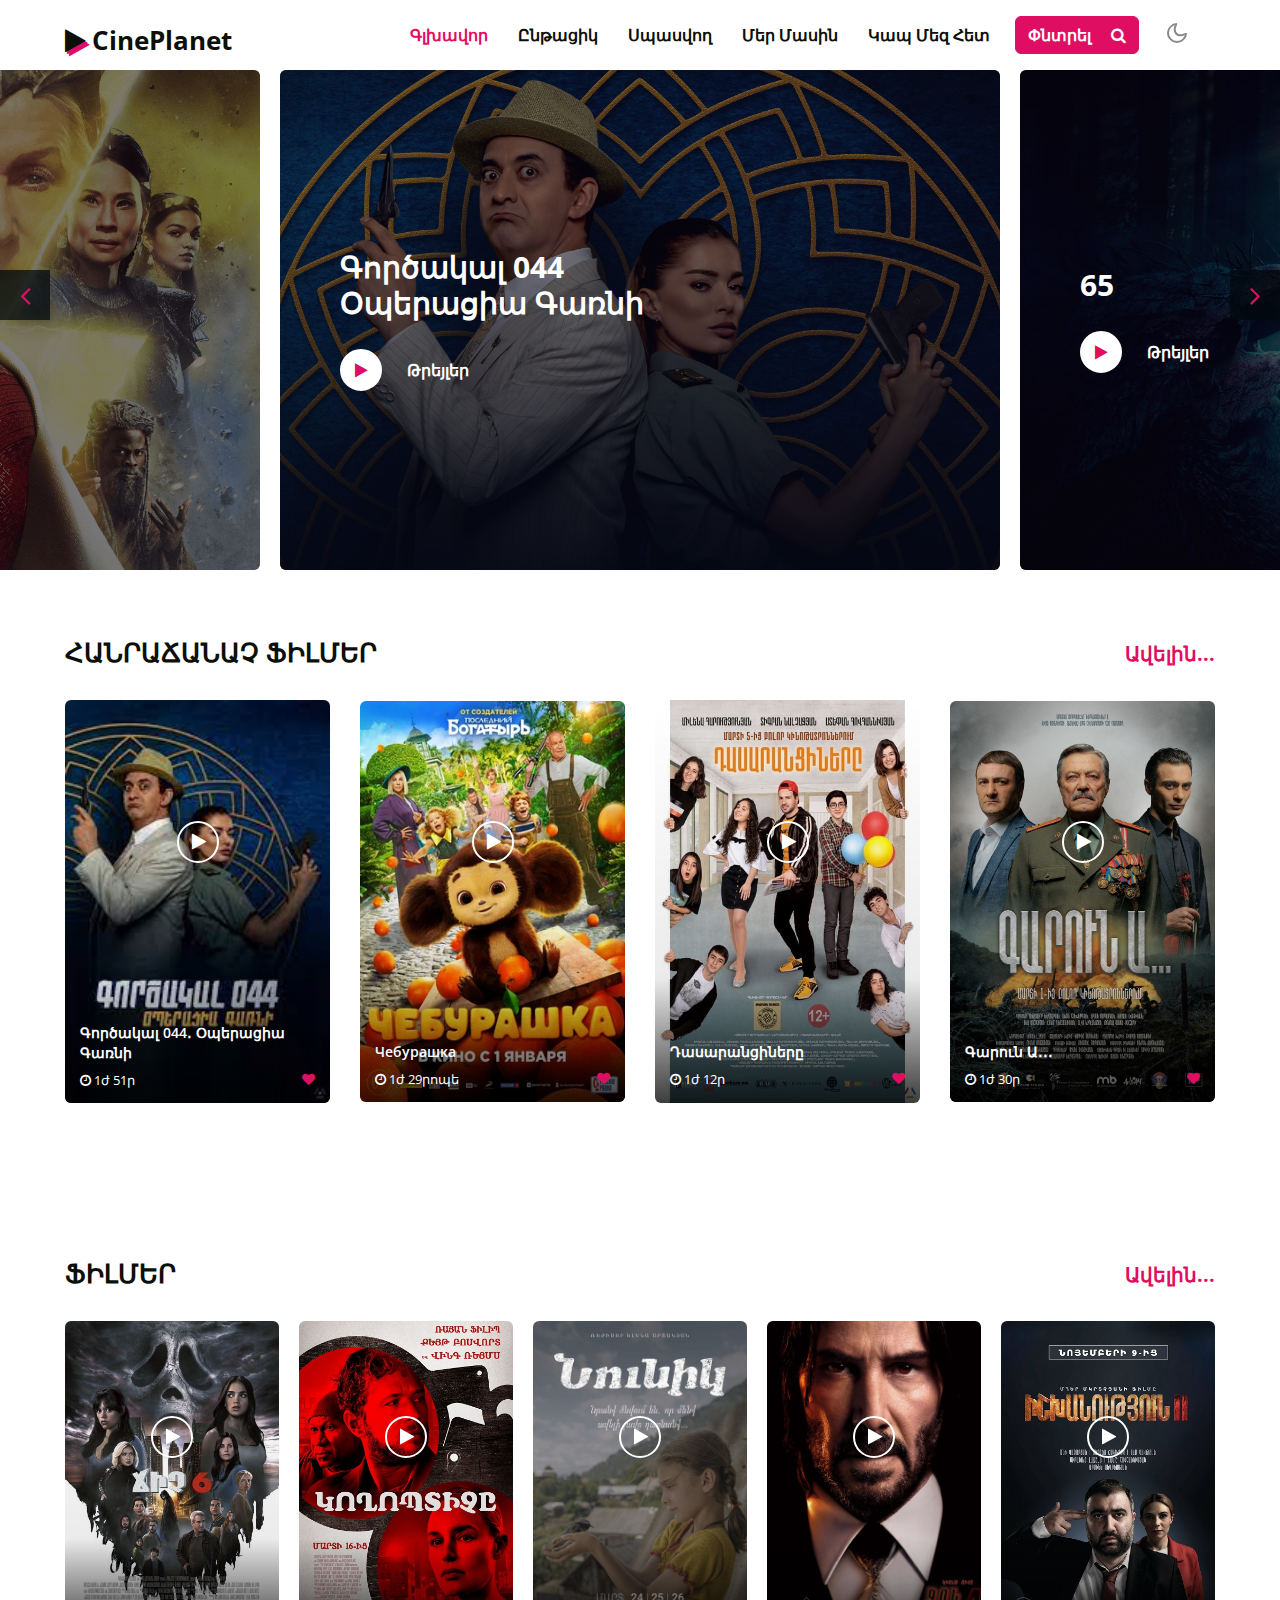
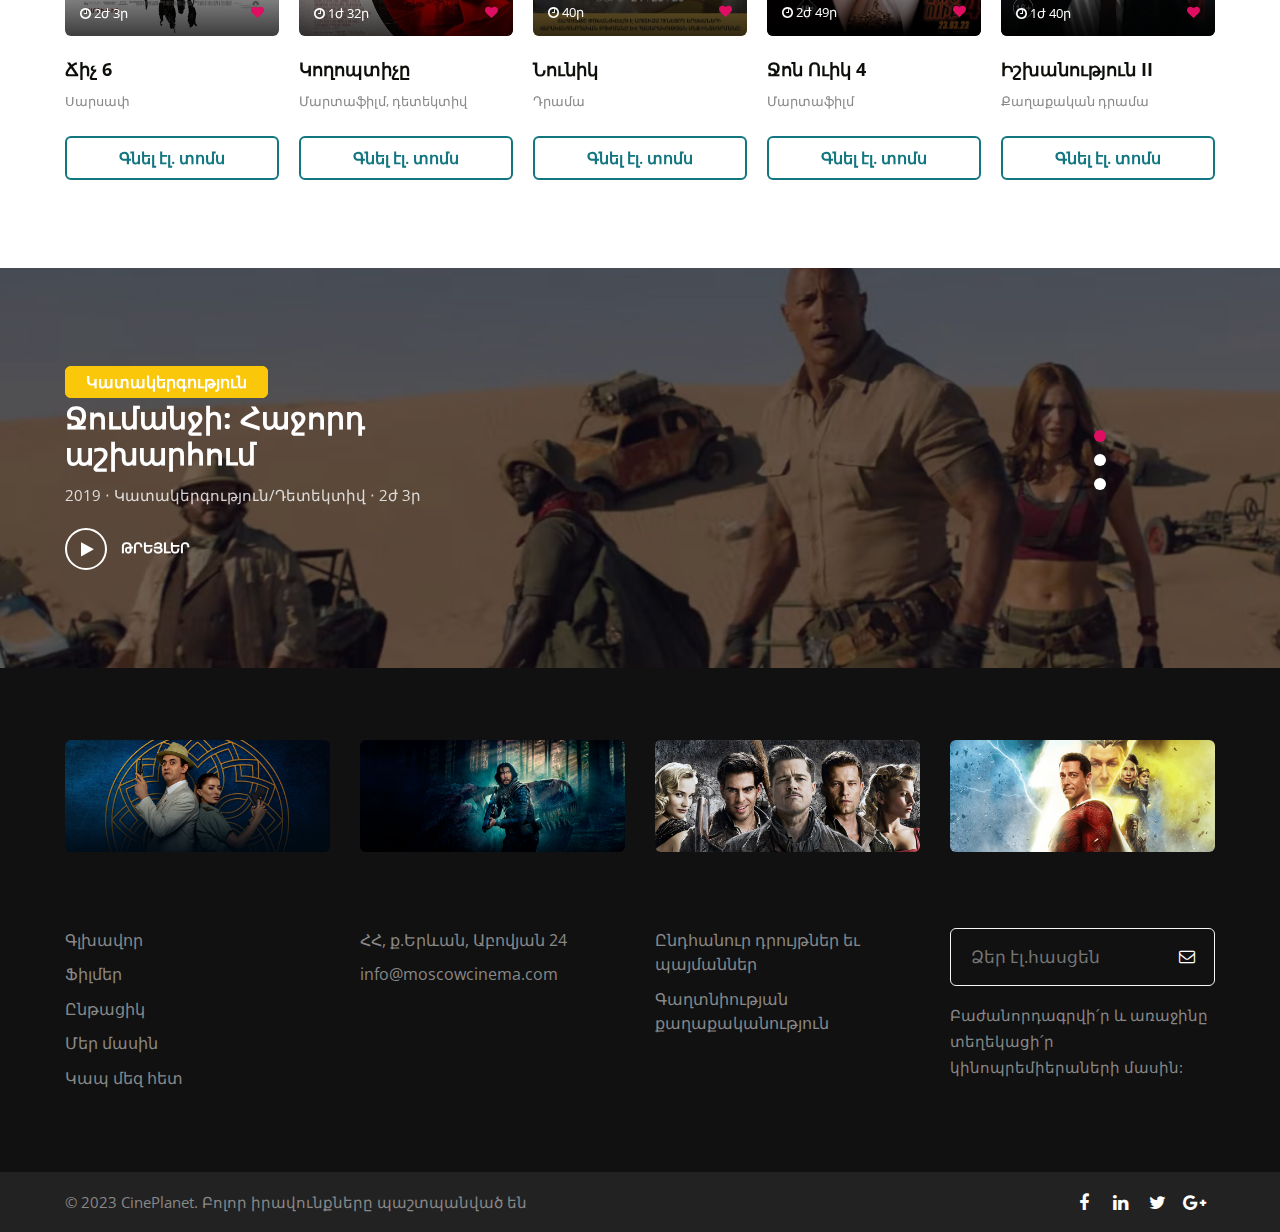
<file: index.html>
<!doctype html>
<html lang="zxx">

<head>
	<!-- Required meta tags -->
	<meta charset="utf-8">
	<meta name="viewport" content="width=device-width, initial-scale=1, shrink-to-fit=no">
	<title>Գլխավոր   CinePlanet</title>
	<link rel="icon" href="./assets/images/pngwing.com.png" type="image/icon type">
	<link rel="stylesheet" href="assets/css/style-starter.css">
	<link href="//fonts.googleapis.com/css2?family=Open+Sans:ital,wght@0,300;0,400;0,600;0,700;1,600&display=swap"
		rel="stylesheet">
</head>

<body>

	<!-- header -->
	<header id="site-header" class="w3l-header fixed-top">
		<!--/nav-->
		<nav class="navbar navbar-expand-lg navbar-light fill px-lg-0 py-0 px-3">
			<div class="container">
				<h1><a class="navbar-brand" href="index.html"><span class="fa fa-play icon-log"
							aria-hidden="true"></span>
						CinePlanet</a></h1>
				<!-- if logo is image enable this   
						<a class="navbar-brand" href="#index.html">
							<img src="image-path" alt="Your logo" title="Your logo" style="height:35px;" />
						</a> -->
				<button class="navbar-toggler collapsed" type="button" data-toggle="collapse"
					data-target="#navbarSupportedContent" aria-controls="navbarSupportedContent" aria-expanded="false"
					aria-label="Toggle navigation">
					<!-- <span class="navbar-toggler-icon"></span> -->
					<span class="fa icon-expand fa-bars"></span>
					<span class="fa icon-close fa-times"></span>
				</button>

				<div class="collapse navbar-collapse" id="navbarSupportedContent">
					<ul class="navbar-nav ml-auto">
						<li class="nav-item active">
							<a class="nav-link" href="index.html">Գլխավոր</a>
						</li>
						<li class="nav-item">
							<a class="nav-link" href="movies.html">Ընթացիկ</a>
						</li>
						<li class="nav-item">
							<a class="nav-link" href="yntaciq.html">Սպասվող</a>
						</li>
						<li class="nav-item">
							<a class="nav-link" href="about.html">Մեր մասին</a>
						</li>
						<li class="nav-item">
							<a class="nav-link" href="Contact_Us.html">Կապ մեզ հետ</a>
						</li>
					</ul>

					<!--/search-right-->
					<!--/search-right-->
					<div class="search-right">
						<a href="#search" class="btn search-hny mr-lg-3 mt-lg-0 mt-4" title="search">Փնտրել <span
								class="fa fa-search ml-3" aria-hidden="true"></span></a>
						<!-- search popup -->
						<div id="search" class="pop-overlay">
							<div class="popup">
								<form action="#" method="post" class="search-box">
									<input type="search" placeholder="Փնտրել" name="Փնտրել"
										required="required" autofocus="">
									<button type="submit" class="btn"><span class="fa fa-search"
											aria-hidden="true"></span></button>
								</form>
								<div class="browse-items">
									<h3 class="hny-title two mt-md-5 mt-4">Տեսնել բոլորը</h3>
									<ul class="search-items">
										<li><a href="movies.html">Մարտաֆիլմ</a></li>
										<li><a href="movies.html">Դրամա</a></li>
										<li><a href="movies.html">Ընտանեկան</a></li>
										<li><a href="movies.html">Դետեկտիվ</a></li>
										<li><a href="movies.html">Կատակերգություն</a></li>
										<li><a href="movies.html">Սարսափ</a></li>
										<li><a href="movies.html">Քաղաքական դրամա</a></li>
									
									</ul>
								</div>
							</div>
							<a class="close" href="#close">×</a>
						</div>
						<!-- /search popup -->
						<!--/search-right-->

					</div>
					<!--	<div class="Login_SignUp" id="login"
						style="font-size: 2rem ; display: inline-block; position: relative;">
						<!-- <li class="nav-item"> 
						<a class="nav-link" href="sign_in.html"><i class="fa fa-user-circle-o"></i></a>
						-- </li> 
					</div> -->
				</div>
				<!-- toggle switch for light and dark theme -->
				<div class="mobile-position">
					<nav class="navigation">
						<div class="theme-switch-wrapper">
							<label class="theme-switch" for="checkbox">
								<input type="checkbox" id="checkbox">
								<div class="mode-container">
									<i class="gg-sun"></i>
									<i class="gg-moon"></i>
								</div>
							</label>
						</div>
					</nav>
				</div>
			</div>
		</nav>
	</header>
	<!-- main-slider -->
	<section class="w3l-main-slider position-relative" id="home">
		<div class="companies20-content">
			<div class="owl-one owl-carousel owl-theme">
				<div class="item">
					<li>
						<div class="slider-info banner-view bg bg2">
							<div class="banner-info">
								<h3>Գործակալ 044 Օպերացիա Գառնի</h3>
							</br>
								
								<a href="#small-dialog1" class="popup-with-zoom-anim play-view1">
									<span class="video-play-icon">
										<span class="fa fa-play"></span>
									</span>
									<h6>
										Թրեյլեր</h6>
								</a>
								<div id="small-dialog1" class="zoom-anim-dialog mfp-hide">
									<iframe width="560" height="315" src="https://www.youtube.com/embed/aC4kHabOb7s" title="YouTube video player" frameborder="0" allow="accelerometer; autoplay; clipboard-write; encrypted-media; gyroscope; picture-in-picture; web-share" allowfullscreen></iframe>
								</div>
							</div>
						</div>
					</li>
				</div>
				<div class="item">
					<li>
						<div class="slider-info  banner-view banner-top1 bg bg2">
							<div class="banner-info">
								<h3>65</h3>
							</br>
								<a href="#small-dialog2" class="popup-with-zoom-anim play-view1">
									<span class="video-play-icon">
										<span class="fa fa-play"></span>
									</span>
									<h6>Թրեյլեր</h6>
								</a>
								<div id="small-dialog2" class="zoom-anim-dialog mfp-hide">
									<iframe width="560" height="315" src="https://www.youtube.com/embed/7aTIvuy_bLg" title="YouTube video player" frameborder="0" allow="accelerometer; autoplay; clipboard-write; encrypted-media; gyroscope; picture-in-picture; web-share" allowfullscreen></iframe>
								</div>
							</div>
						</div>
					</li>
				</div>
				<div class="item">
					<li>
						<div class="slider-info banner-view banner-top2 bg bg2">
							<div class="banner-info">
								<h3>Ջոկեր</h3>
							</br>
								<a href="#small-dialog3" class="popup-with-zoom-anim play-view1">
									<span class="video-play-icon">
										<span class="fa fa-play"></span>
									</span>
									<h6>Թրեյլեր</h6>
								</a>
								<div id="small-dialog3" class="zoom-anim-dialog mfp-hide">
									<iframe width="560" height="315" src="https://www.youtube.com/embed/zAGVQLHvwOY" title="YouTube video player" frameborder="0" allow="accelerometer; autoplay; clipboard-write; encrypted-media; gyroscope; picture-in-picture; web-share" allowfullscreen></iframe>
								</div>
							</div>
						</div>
					</li>
				</div>
				<div class="item">
					<li>
						<div class="slider-info banner-view banner-top3 bg bg2">
							<div class="banner-info">
								<h3>Շազամ․Աստվածների զայրույթը</h3>
							</br>
								<a href="#small-dialog4" class="popup-with-zoom-anim play-view1">
									<span class="video-play-icon">
										<span class="fa fa-play"></span>
									</span>
									<h6>Թրեյլեր</h6>
								</a>
								<div id="small-dialog4" class="zoom-anim-dialog mfp-hide">
									<iframe width="560" height="315" src="https://www.youtube.com/embed/dJ4WzV_TELU" title="YouTube video player" frameborder="0" allow="accelerometer; autoplay; clipboard-write; encrypted-media; gyroscope; picture-in-picture; web-share" allowfullscreen></iframe>
								</div>
							</div>
						</div>
					</li>
				</div>
			</div>
		</div>
	</section>
	<!-- main-slider -->
	<!--grids-sec1-->
	<section class="w3l-grids">
		<div class="grids-main py-5">
			<div class="container py-lg-3">
				<div class="headerhny-title">
					<div class="w3l-title-grids">
						<div class="headerhny-left">
							<h3 class="hny-title">Հանրաճանաչ ֆիլմեր</h3>
						</div>
						<div class="headerhny-right text-lg-right">
							<h4><a class="show-title" href="movies.html">Ավելին...</a></h4>
						</div>
					</div>
				</div>
				<div class="w3l-populohny-grids">
					<div class="item vhny-grid">
						<div class="box16">
							<a href="movies.html">
								<figure>
									<img class="img-fluid" src="assets/images/Без названия.jpg" alt="">
								</figure>
								<div class="box-content">
									<h3 class="title">Գործակալ 044․ Օպերացիա Գառնի</h3>
									<h4> <span class="post"><span class="fa fa-clock-o"> </span> 1ժ 51ր

										</span>

										<span class="post fa fa-heart text-right"></span>
									</h4>
								</div>
								<span class="fa fa-play video-icon" aria-hidden="true"></span>
							</a>
						</div>
					</div>
					<div class="item vhny-grid">
						<div class="box16">
							<a href="movies.html">
								<figure>
									<img class="img-fluid" src="assets/images/300x450.png" alt="" style="
									height: 401px;">
								</figure>
								<div class="box-content">
									<h3 class="title">Чебурашка</h3>
									<h4> <span class="post"><span class="fa fa-clock-o"> </span> 1ժ 29րոպե

										</span>

										<span class="post fa fa-heart text-right"></span>
									</h4>
								</div>
								<span class="fa fa-play video-icon" aria-hidden="true"></span>
							</a>
						</div>
					</div>
					<div class="item vhny-grid">
						<div class="box16">
							<a href="movies.html">
								<figure>
									<img class="img-fluid" src="assets/images/1581323362_1581323399.jpg" alt="">
								</figure>
								<div class="box-content">
									<h3 class="title">Դասարանցիները</h3>
									<h4> <span class="post"><span class="fa fa-clock-o"> </span> 1ժ 12ր

										</span>

										<span class="post fa fa-heart text-right"></span>
									</h4>
								</div>
								<span class="fa fa-play video-icon" aria-hidden="true"></span>
							</a>
						</div>
					</div>
					<div class="item vhny-grid">
						<div class="box16">
							<a href="movies.html">
								<figure>
									<img class="img-fluid" src="assets/images/2802f37ef6e731ace7e5bc473f07a975.jpeg" alt=""  style="
									height: 401px;">
								</figure>
								<div class="box-content">
									<h3 class="title">Գարուն ա․․․</h3>
									<h4> <span class="post"><span class="fa fa-clock-o"> </span> 1ժ 30ր

										</span>

										<span class="post fa fa-heart text-right"></span>
									</h4>
								</div>
								<span class="fa fa-play video-icon" aria-hidden="true"></span>
							</a>
						</div>
					</div>
				</div>
			</div>
		</div>
	</section>
	<!--//grids-sec1-->
	<!--grids-sec2-->
	<section class="w3l-grids">
		<div class="grids-main py-5">
			<div class="container py-lg-3">
				<div class="headerhny-title">
					<div class="w3l-title-grids">
						<div class="headerhny-left">
							<h3 class="hny-title">Ֆիլմեր</h3>
						</div>
						<div class="headerhny-right text-lg-right">
							<h4><a class="show-title" href="movies.html">Ավելին...</a></h4>
						</div>
					</div>
				</div>
				<div class="owl-three owl-carousel owl-theme">
					<div class="item vhny-grid">
						<div class="box16 mb-0">
							<a href="movies.html">
								<figure>
									<img class="img-fluid" src="assets/images/n1.jpg" alt="">
								</figure>
								<div class="box-content">
									<h4> <span class="post"><span class="fa fa-clock-o"> </span> 2ժ 3ր

										</span>

										<span class="post fa fa-heart text-right"></span>
									</h4>
								</div>
								<span class="fa fa-play video-icon" aria-hidden="true"></span>
							</a>
						</div>
						<h3> <a class="title-gd" href="movies.html">Ճիչ 6</a></h3>
						<p>Սարսափ</p>
						<div class="button-center text-center mt-4">
							<a href="movies.html" class="btn watch-button">Գնել էլ. տոմս</a>
						</div>

					</div>
					<div class="item vhny-grid">
						<div class="box16 mb-0">
							<a href="movies.html">
								<figure>
									<img class="img-fluid" src="assets/images/n2.jpg" alt="">
								</figure>
								<div class="box-content">

									<h4> <span class="post"><span class="fa fa-clock-o"> </span> 1ժ 32ր

										</span>

										<span class="post fa fa-heart text-right"></span>
									</h4>
								</div>
								<span class="fa fa-play video-icon" aria-hidden="true"></span>
							</a>
						</div>
						<h3> <a class="title-gd" href="movies.html">Կողոպտիչը</a></h3>
						<p>Մարտաֆիլմ, դետեկտիվ</p>
						<div class="button-center text-center mt-4">
							<a href="movies.html" class="btn watch-button">Գնել էլ. տոմս</a>
						</div>
					</div>
					<div class="item vhny-grid">
						<div class="box16 mb-0">
							<a href="movies.html">
								<figure>
									<img class="img-fluid" src="assets/images/n3.jpg" alt="">
								</figure>
								<div class="box-content">

									<h4> <span class="post"><span class="fa fa-clock-o"> </span> 40ր

										</span>

										<span class="post fa fa-heart text-right"></span>
									</h4>
								</div>
								<span class="fa fa-play video-icon" aria-hidden="true"></span>
							</a>
						</div>
						<h3> <a class="title-gd" href="movies.html">Նունիկ</a></h3>
						<p>Դրամա</p>
						<div class="button-center text-center mt-4">
							<a href="movies.html" class="btn watch-button">Գնել էլ. տոմս</a>
						</div>
					</div>
					<div class="item vhny-grid">
						<div class="box16 mb-0">
							<a href="movies.html">
								<figure>
									<img class="img-fluid" src="assets/images/n4.jpg" alt="">
								</figure>
								<div class="box-content">

									<h4> <span class="post"><span class="fa fa-clock-o"> </span> 2ժ 49ր

										</span>

										<span class="post fa fa-heart text-right"></span>
									</h4>
								</div>
								<span class="fa fa-play video-icon" aria-hidden="true"></span>
							</a>
						</div>
						<h3> <a class="title-gd" href="movies.html">Ջոն Ուիկ 4</a></h3>
						<p>
							Մարտաֆիլմ</p>
						<div class="button-center text-center mt-4">
							<a href="movies.html" class="btn watch-button">Գնել էլ. տոմս</a>
						</div>

					</div>
					<div class="item vhny-grid">
						<div class="box16 mb-0">
							<a href="movies.html">
								<figure>
									<img class="img-fluid" src="assets/images/n5.jpg" alt="">
								</figure>
								<div class="box-content">

									<h4> <span class="post"><span class="fa fa-clock-o"> </span> 1ժ 40ր

										</span>

										<span class="post fa fa-heart text-right"></span>
									</h4>
								</div>
								<span class="fa fa-play video-icon" aria-hidden="true"></span>
							</a>
						</div>
						<h3> <a class="title-gd" href="movies.html">Իշխանություն II</a></h3>
						<p>Քաղաքական դրամա </p>
						<div class="button-center text-center mt-4">
							<a href="movies.html" class="btn watch-button">Գնել էլ. տոմս</a>
						</div>
					</div>
					<div class="item vhny-grid">
						<div class="box16 mb-0">
							<a href="movies.html">
								<figure>
									<img class="img-fluid" src="assets/images/n6.jpg" alt="">
								</figure>
								<div class="box-content">

									<h4> <span class="post"><span class="fa fa-clock-o"> </span> 1ժ 13ր

										</span>

										<span class="post fa fa-heart text-right"></span>
									</h4>
								</div>
								<span class="fa fa-play video-icon" aria-hidden="true"></span>
							</a>
						</div>
						<h3> <a class="title-gd" href="movies.html">Վայրենի տատին</a></h3>
						<p>Կատակերգություն</p>
						<div class="button-center text-center mt-4">
							<a href="movies.html" class="btn watch-button">Գնել էլ. տոմս</a>
						</div>
					</div>
				</div>
			</div>

		</div>
	</section>
	<!--grids-sec2-->
	<!--mid-slider -->
	<section class="w3l-mid-slider position-relative">
		<div class="companies20-content">
			<div class="owl-mid owl-carousel owl-theme">
				<div class="item">
					<li>
						<div class="slider-info mid-view bg bg2">
							<div class="container">
								<div class="mid-info">
									<span class="sub-text">Կատակերգություն</span>
									<h3>Ջումանջի: Հաջորդ աշխարհում</h3>
									<p>2019 ‧ Կատակերգություն/Դետեկտիվ ‧ 2ժ 3ր</p>
									<a class="watch" href="movies.html"><span class="fa fa-play"
											aria-hidden="true"></span>
										Թրեյլեր</a>
								</div>
							</div>
						</div>
					</li>
				</div>
				<div class="item">
					<li>
						<div class="slider-info mid-view mid-top1 bg bg2">
							<div class="container">
								<div class="mid-info">
									<span class="sub-text">Արկածային</span>
									<h3>Դոլիտտլե</h3>
									<p>2020 ‧ Ընտանեկան/Արկածային ‧ 1ժ 41ր</p>
									<a class="watch" href="movies.html"><span class="fa fa-play"
											aria-hidden="true"></span>
										Թրեյլեր</a>
								</div>
							</div>
						</div>
					</li>
				</div>
				<div class="item">
					<li>
						<div class="slider-info mid-view mid-top2 bg bg2">
							<div class="container">
								<div class="mid-info">
									<span class="sub-text">Դետեկտիվ</span>
									<h3>Վատ տղաներ կյանքի համար</h3>
									<p>2020 ‧ Կատակերգություն/Դետեկտիվ ‧ 1ժ 45ր</p>
									<a class="watch" href="movies.html"><span class="fa fa-play"
											aria-hidden="true"></span>
										Թրեյլեր</a>
								</div>
							</div>
						</div>
					</li>
				</div>
			</div>
		</div>
	</section>
	<!-- footer-66 -->
	<footer class="w3l-footer">
		<section class="footer-inner-main">
			<div class="footer-hny-grids py-5">
				<div class="container py-lg-4">
					<div class="text-txt">
						<div class="right-side">
							<div class="row footer-about">
								<div class="col-md-3 col-6 footer-img mb-lg-0 mb-4">
									<a href="movies.html"><img class="img-fluid" src="assets/images/banner1.jpg"
											alt=""></a>
								</div>
								<div class="col-md-3 col-6 footer-img mb-lg-0 mb-4">
									<a href="movies.html"><img class="img-fluid" src="assets/images/banner2.jpg"
											alt=""></a>
								</div>
								<div class="col-md-3 col-6 footer-img mb-lg-0 mb-4">
									<a href="movies.html"><img class="img-fluid" src="assets/images/սպասվող 5.jpg"
											alt=""></a>
								</div>
								<div class="col-md-3 col-6 footer-img mb-lg-0 mb-4">
									<a href="movies.html"><img class="img-fluid" src="assets/images/banner4.jpg"
											alt=""></a>
								</div>
							</div>
							<div class="row footer-links">


								<div class="col-md-3 col-sm-6 sub-two-right mt-5">
									<h6></h6>
									<ul>
										<li><a href="index.html">Գլխավոր</a></li>
										<li><a href="movies.html">Ֆիլմեր</a></li>
										<li><a href="yntaciq.html">Ընթացիկ</a></li>
										<li><a href="about.html">Մեր մասին</a></li>
										<li><a href="Contact_Us.html">Կապ մեզ հետ</a></li>

									</ul>
								</div>
								<div class="col-md-3 col-sm-6 sub-two-right mt-5">
									<h6></h6>
									<ul>
										<li><a href="#">
											ՀՀ, ք.Երևան, Աբովյան 24</a> </li>
										<li><a href="#">info@moscowcinema.com</a> </li>
										
									</ul>
								</div>
								<div class="col-md-3 col-sm-6 sub-two-right mt-5">
									<h6></h6>
									<ul>
										
										<li><a href="#">Ընդհանուր դրույթներ եւ պայմաններ</a></li>
										<li><a href="#">Գաղտնիության քաղաքականություն</a></li>
									</ul>
								</div>
								
								<div class="col-md-3 col-sm-6 sub-two-right mt-5 ">
									<h6></h6>
									<form action="#" class="subscribe mb-3" method="post">
										<input type="email" name="email" placeholder="Ձեր էլ.հասցեն" required="">
										<button><span class="fa fa-envelope-o"></span></button>
									</form>
									<p>Բաժանորդագրվի՛ր և առաջինը տեղեկացի՛ր կինոպրեմիերաների մասին:
									</p>
								</div>
							</div>
						</div>
					</div>
				</div>
			</div>
			</div>
			<div class="below-section">
				<div class="container">
					<div class="copyright-footer">
						<div class="columns text-lg-left">
							<p>&copy; 2023 CinePlanet. Բոլոր իրավունքները պաշտպանված են</p>
					   </div>

						<ul class="social text-lg-right">
							<li><a href="#facebook"><span class="fa fa-facebook" aria-hidden="true"></span></a>
							</li>
							<li><a href="#linkedin"><span class="fa fa-linkedin" aria-hidden="true"></span></a>
							</li>
							<li><a href="#twitter"><span class="fa fa-twitter" aria-hidden="true"></span></a>
							</li>
							<li><a href="#google"><span class="fa fa-google-plus" aria-hidden="true"></span></a>
							</li>

						</ul>
					</div>
				</div>
			</div>
			<!-- move top -->
			<button onclick="topFunction()" id="movetop" title="Go to top">
				<span class="fa fa-arrow-up" aria-hidden="true"></span>
			</button>
<script>
				// When the user scrolls down 20px from the top of the document, show the button
				window.onscroll = function () {
					scrollFunction()
				};

				function scrollFunction() {
					if (document.body.scrollTop > 20 || document.documentElement.scrollTop > 20) {
						document.getElementById("movetop").style.display = "block";
					} else {
						document.getElementById("movetop").style.display = "none";
					}
				}

				// When the user clicks on the button, scroll to the top of the document
				function topFunction() {
					document.body.scrollTop = 0;
					document.documentElement.scrollTop = 0;
				}
</script>
			<!-- /move top -->

		</section>
	</footer>
</body>

</html>
<!-- responsive tabs -->
<script src="assets/js/jquery-1.9.1.min.js"></script>
<script src="assets/js/easyResponsiveTabs.js"></script>
<script type="text/javascript">
	$(document).ready(function () {
		//Horizontal Tab
		$('#parentHorizontalTab').easyResponsiveTabs({
			type: 'default', //Types: default, vertical, accordion
			width: 'auto', //auto or any width like 600px
			fit: true, // 100% fit in a container
			tabidentify: 'hor_1', // The tab groups identifier
			activate: function (event) { // Callback function if tab is switched
				var $tab = $(this);
				var $info = $('#nested-tabInfo');
				var $name = $('span', $info);
				$name.text($tab.text());
				$info.show();
			}
		});
	});
</script>
<!--/theme-change-->
<script src="assets/js/theme-change.js"></script>
<script src="assets/js/owl.carousel.js"></script>
<!-- script for banner slider-->
<script>
	$(document).ready(function () {
		$('.owl-one').owlCarousel({
			stagePadding: 280,
			loop: true,
			margin: 20,
			nav: true,
			responsiveClass: true,
			autoplay: true,
			autoplayTimeout: 5000,
			autoplaySpeed: 1000,
			autoplayHoverPause: false,
			responsive: {
				0: {
					items: 1,
					stagePadding: 40,
					nav: false
				},
				480: {
					items: 1,
					stagePadding: 60,
					nav: true
				},
				667: {
					items: 1,
					stagePadding: 80,
					nav: true
				},
				1000: {
					items: 1,
					nav: true
				}
			}
		})
	})
</script>
<script>
	$(document).ready(function () {
		$('.owl-three').owlCarousel({
			loop: true,
			margin: 20,
			nav: false,
			responsiveClass: true,
			autoplay: true,
			autoplayTimeout: 5000,
			autoplaySpeed: 1000,
			autoplayHoverPause: false,
			responsive: {
				0: {
					items: 2,
					nav: false
				},
				480: {
					items: 2,
					nav: true
				},
				667: {
					items: 3,
					nav: true
				},
				1000: {
					items: 5,
					nav: true
				}
			}
		})
	})
</script>
<script>
	$(document).ready(function () {
		$('.owl-mid').owlCarousel({
			loop: true,
			margin: 0,
			nav: false,
			responsiveClass: true,
			autoplay: true,
			autoplayTimeout: 5000,
			autoplaySpeed: 1000,
			autoplayHoverPause: false,
			responsive: {
				0: {
					items: 1,
					nav: false
				},
				480: {
					items: 1,
					nav: false
				},
				667: {
					items: 1,
					nav: true
				},
				1000: {
					items: 1,
					nav: true
				}
			}
		})
	})
</script>
<!-- script for owlcarousel -->
<script src="assets/js/jquery.magnific-popup.min.js"></script>
<script>
	$(document).ready(function () {
		$('.popup-with-zoom-anim').magnificPopup({
			type: 'inline',

			fixedContentPos: false,
			fixedBgPos: true,

			overflowY: 'auto',

			closeBtnInside: true,
			preloader: false,

			midClick: true,
			removalDelay: 300,
			mainClass: 'my-mfp-zoom-in'
		});

		$('.popup-with-move-anim').magnificPopup({
			type: 'inline',

			fixedContentPos: false,
			fixedBgPos: true,

			overflowY: 'auto',

			closeBtnInside: true,
			preloader: false,

			midClick: true,
			removalDelay: 300,
			mainClass: 'my-mfp-slide-bottom'
		});
	});
</script>
<!-- disable body scroll which navbar is in active -->
<script>
	$(function () {
		$('.navbar-toggler').click(function () {
			$('body').toggleClass('noscroll');
		})
	});
</script>
<!-- disable body scroll which navbar is in active -->

<!--/MENU-JS-->
<script>
	$(window).on("scroll", function () {
		var scroll = $(window).scrollTop();

		if (scroll >= 80) {
			$("#site-header").addClass("nav-fixed");
		} else {
			$("#site-header").removeClass("nav-fixed");
		}
	});

	//Main navigation Active Class Add Remove
	$(".navbar-toggler").on("click", function () {
		$("header").toggleClass("active");
	});
	$(document).on("ready", function () {
		if ($(window).width() > 991) {
			$("header").removeClass("active");
		}
		$(window).on("resize", function () {
			if ($(window).width() > 991) {
				$("header").removeClass("active");
			}
		});
	});
</script>

<script src="assets/js/bootstrap.min.js"></script>
</file>
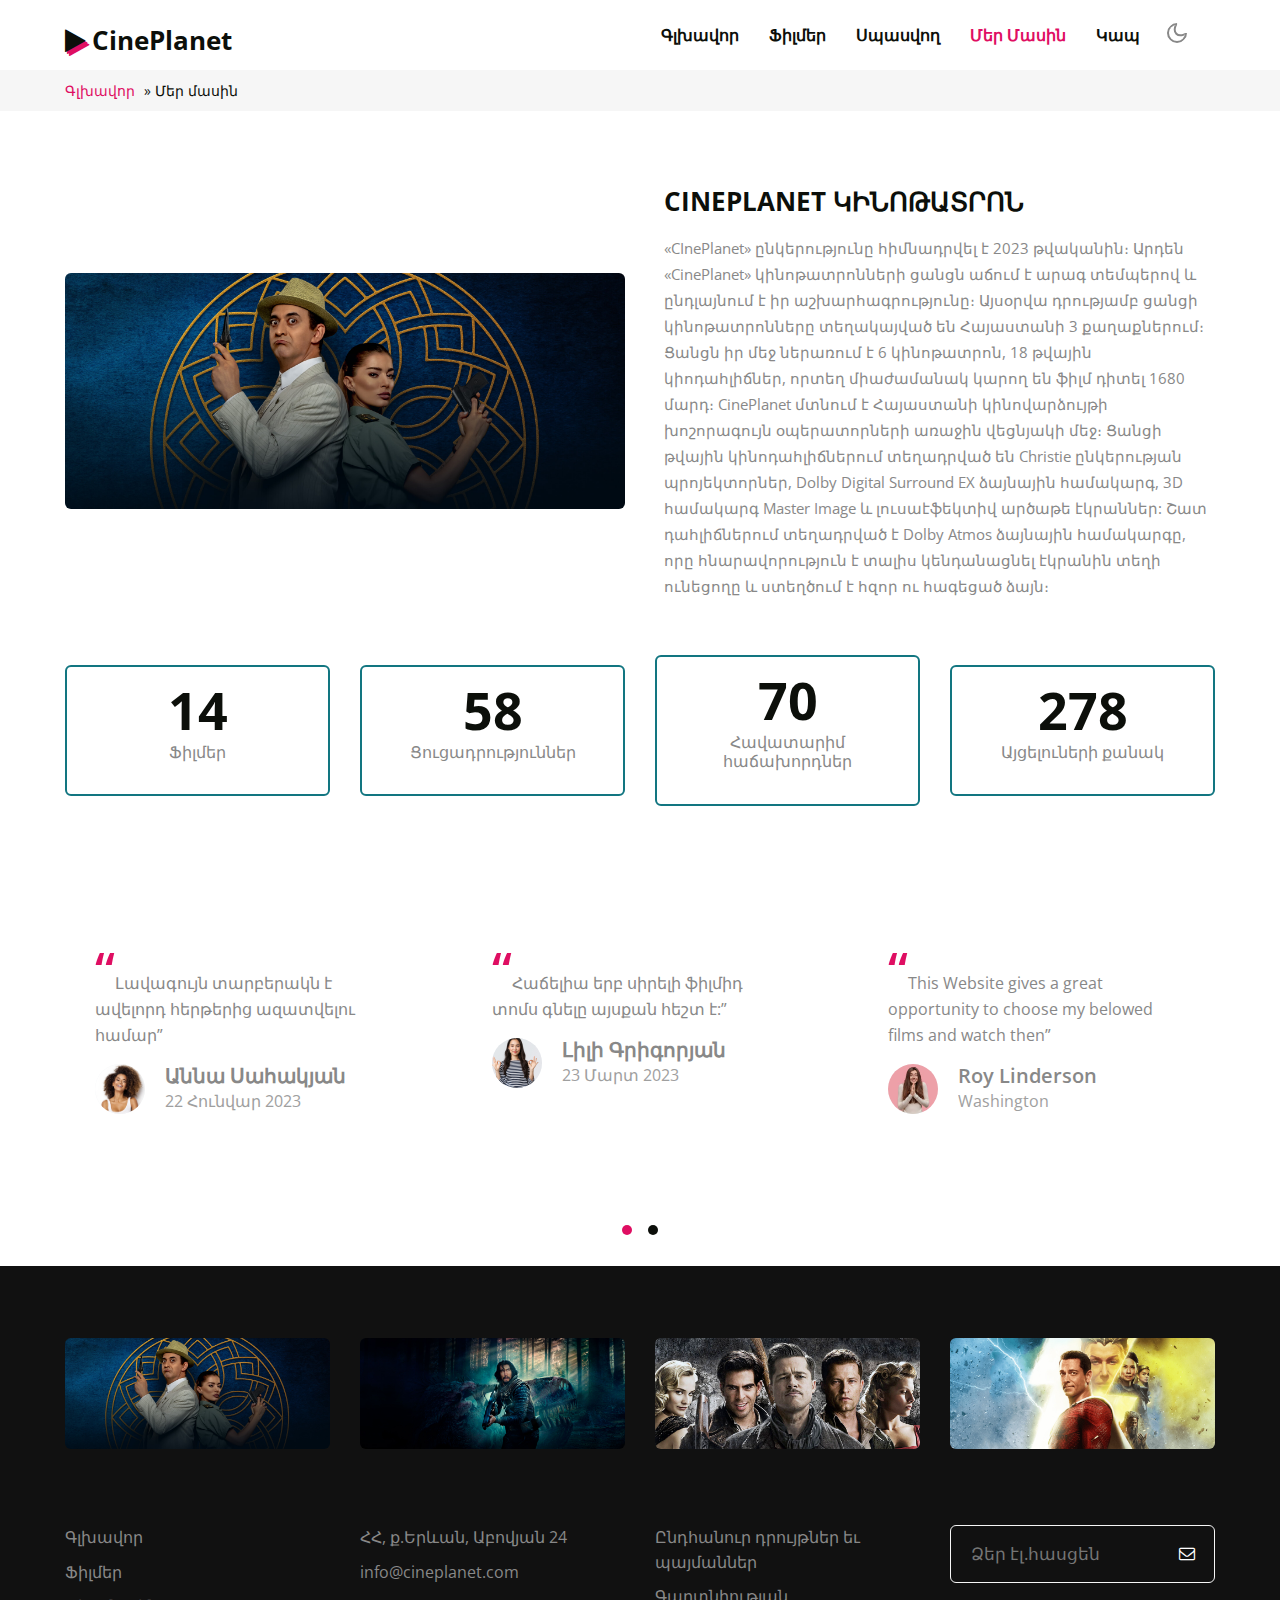
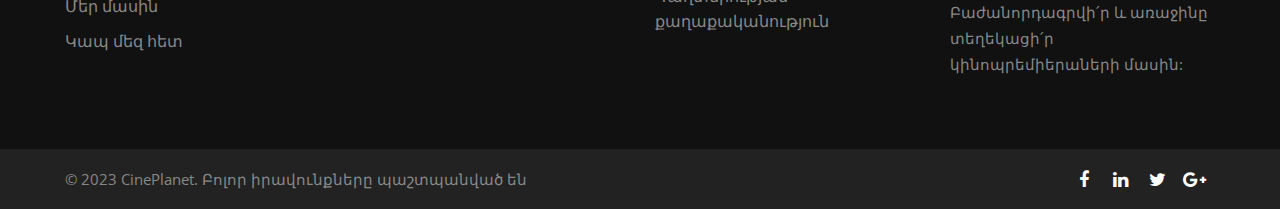
<file: about.html>
<!doctype html>
<html lang="zxx">

<head>
	<!-- Required meta tags -->
	<meta charset="utf-8">
	<meta name="viewport" content="width=device-width, initial-scale=1, shrink-to-fit=no">
	<title>Մեր մասին</title>
	<link rel="icon" href="./assets/images/pngwing.com.png" type="image/icon type">
	<link rel="stylesheet" type="text/css" href="assets/css/swiper.min.css">

	<link rel="stylesheet" type="text/css" href="assets/css/style-starter.css">
	<link href="//fonts.googleapis.com/css2?family=Open+Sans:ital,wght@0,300;0,400;0,600;0,700;1,600&display=swap"
		rel="stylesheet">

</head>

<body>
	<!-- header -->
	<header id="site-header" class="w3l-header fixed-top">
		<!--/nav-->
		<nav class="navbar navbar-expand-lg navbar-light fill px-lg-0 py-0 px-3">
			<div class="container">
				<h1><a class="navbar-brand" href="index.html"><span class="fa fa-play icon-log"
							aria-hidden="true"></span>
						CinePlanet </a></h1>
				<!-- if logo is image enable this   
							<a class="navbar-brand" href="#index.html">
								<img src="image-path" alt="Your logo" title="Your logo" style="height:35px;" />
							</a> -->
				<button class="navbar-toggler collapsed" type="button" data-toggle="collapse"
					data-target="#navbarSupportedContent" aria-controls="navbarSupportedContent" aria-expanded="false"
					aria-label="Toggle navigation">
					<!-- <span class="navbar-toggler-icon"></span> -->
					<span class="fa icon-expand fa-bars"></span>
					<span class="fa icon-close fa-times"></span>
				</button>

				<div class="collapse navbar-collapse" id="navbarSupportedContent">
					<ul class="navbar-nav ml-auto">
						<li class="nav-item">
							<a class="nav-link" href="index.html">Գլխավոր</a>
						</li>
						<li class="nav-item">
							<a class="nav-link" href="movies.html">ֆիլմեր</a>
						</li>
						<li class="nav-item">
							<a class="nav-link" href="yntaciq.html">Սպասվող</a>
						</li>

						<li class="nav-item active">
							<a class="nav-link" href="about.html">Մեր մասին</a>
						</li>

						<li class="nav-item">
							<a class="nav-link" href="Contact_Us.html">Կապ</a>
						</li>
					</ul>

					<!--/search-right-->
					<!--/search-right-->

					
				</div>
				<!-- toggle switch for light and dark theme -->
				<div class="mobile-position">
					<nav class="navigation">
						<div class="theme-switch-wrapper">
							<label class="theme-switch" for="checkbox">
								<input type="checkbox" id="checkbox">
								<div class="mode-container">
									<i class="gg-sun"></i>
									<i class="gg-moon"></i>
								</div>
							</label>
						</div>
					</nav>
				</div>
			</div>
		</nav>
	</header>
	<!--/breadcrumbs -->
	<div class="w3l-breadcrumbs">
		<nav id="breadcrumbs" class="breadcrumbs">
			<div class="container page-wrapper">
				<a href="index.html">Գլխավոր</a> » <span class="breadcrumb_last" aria-current="page">Մեր մասին</span>
			</div>
		</nav>
	</div>
	<!-- /about-->
	<div class="w3l-ab-grids py-5">

		<div class="container py-lg-4">
			<div class="row ab-grids-sec align-items-center">
				<div class="col-lg-6 ab-right">
					<img class="img-fluid" src="assets/images/banner1.jpg">
				</div>
				<div class="col-lg-6 ab-left pl-lg-4 mt-lg-0 mt-5">
					<h3 class="hny-title">CinePlanet ԿԻՆՈԹԱՏՐՈՆ</h3>
					<p class="mt-3">«CInePlanet» ընկերությունը հիմնադրվել է 2023 թվականին։ Արդեն «CinePlanet» կինոթատրոնների ցանցն աճում է արագ տեմպերով և ընդլայնում է իր աշխարհագրությունը։ Այսօրվա դրությամբ ցանցի կինոթատրոնները տեղակայված են  Հայաստանի 3 քաղաքներում։ Ցանցն իր մեջ ներառում է 6 կինոթատրոն, 18 թվային կիոդահլիճներ, որտեղ միաժամանակ կարող են ֆիլմ դիտել 1680 մարդ։ CinePlanet մտնում է Հայաստանի կինովարձույթի խոշորագույն օպերատորների առաջին վեցնյակի մեջ։ Ցանցի թվային կինոդահլիճներում տեղադրված են Christie ընկերության պրոյեկտորներ, Dolby Digital Surround EX ձայնային համակարգ, 3D համակարգ Master Image և լուսաէֆեկտիվ արծաթե էկրաններ: Շատ դահլիճներում տեղադրված է Dolby Atmos ձայնային համակարգը, որը հնարավորություն է տալիս կենդանացնել էկրանին տեղի ունեցողը և ստեղծում է հզոր ու հագեցած ձայն։</p>
					
				</div>
			</div>

			<div class="w3l-counter-stats-info text-center">
				<div class="stats_left">
					<div class="counter_grid">
						<div class="icon_info">
							<p class="counter">39</p>
							<h4>Ֆիլմեր</h4>

						</div>
					</div>
				</div>
				<div class="stats_left">
					<div class="counter_grid">
						<div class="icon_info">
							<p class="counter">165</p>
							<h4>Ցուցադրություններ</h4>

						</div>
					</div>
				</div>
				<div class="stats_left">
					<div class="counter_grid">
						<div class="icon_info">
							<p class="counter">200</p>
							<h4>Հավատարիմ հաճախորդներ</h4>

						</div>
					</div>
				</div>
				<div class="stats_left">
					<div class="counter_grid">
						<div class="icon_info">
							<p class="counter">793</p>
							<h4>Այցելուների քանակ</h4>

						</div>
					</div>
				</div>
			</div>

		</div>
	</div>
	
	<!-- **************** -->
<!-- Image Slider for MEET US Section-->

	<!-- Add Pagination -->
	<div class="swiper-pagination"></div>
</div>
	<section class="w3l-clients" id="clients">
		<!-- /grids -->
		<!-- <div class="cusrtomer-layout py-5"> -->
		<div class="container py-lg-4">
			<!-- <div class="headerhny-title">
				<h3 class="hny-title">Our Testimonials</h3>
			</div> -->
			<!-- /grids -->
			<div class="testimonial-width">
				<div class="owl-clients owl-carousel owl-theme mb-lg-5">
					<div class="item">
						<div class="testimonial-content">
							<div class="testimonial">
								<blockquote>
									<q>Լավագույն տարբերակն է ավելորդ հերթերից ազատվելու համար</q>
								</blockquote>
								<div class="testi-des">
									<div class="test-img"><img src="assets/images/axjik 4.jpg" class="img-fluid" alt="/">
									</div>
									<div class="peopl align-self">
										<h3>Աննա Սահակյան</h3>
										<p class="indentity">22 Հունվար 2023</p>
									</div>
								</div>
							</div>
						</div>
					</div>
					<div class="item">
						<div class="testimonial-content">
							<div class="testimonial">
								<blockquote>
									<q>Հաճելիա երբ սիրելի ֆիլմիդ տոմս գնելը այսքան հեշտ է:</q>
								</blockquote>
								<div class="testi-des">
									<div class="test-img"><img src="assets/images/axjik 3.jpg" class="img-fluid" alt="/">
									</div>
									<div class="peopl align-self">
										<h3>Լիլի Գրիգորյան</h3>
										<p class="indentity">23 Մարտ 2023</p>
									</div>
								</div>
							</div>
						</div>
					</div>
					<div class="item">
						<div class="testimonial-content">
							<div class="testimonial">
								<blockquote>
									<q>This Website gives a great opportunity to choose my belowed films and watch then</q>
								</blockquote>
								<div class="testi-des">
									<div class="test-img"><img src="assets/images/axjik 2.jpg" class="img-fluid" alt="/">
									</div>
									<div class="peopl align-self">
										<h3>Roy Linderson</h3>
										<p class="indentity">Washington</p>
									</div>
								</div>
							</div>
						</div>
					</div>
					<div class="item">
						<div class="testimonial-content">
							<div class="testimonial">
								<blockquote>
									<q>Ավելացրեք հին հայկական ֆիլմեր, շատ կուզենաի դիտել ձեր կինոթատրոնում</q>
								</blockquote>
								<div class="testi-des">
									<div class="test-img"><img src="assets/images/txa 2.jpg" class="img-fluid" alt="/">
									</div>
									<div class="peopl align-self">
										<h3>Արթուր Հախվերդյան</h3>
										<p class="indentity">28 Փետրվար 2023</p>
									</div>
								</div>
							</div>
						</div>
					</div>
					<div class="item">
						<div class="testimonial-content">
							<div class="testimonial">
								<blockquote>
									<q>Դուք ունեք լավագույնք երաշխիքը դառնալու լավագույնը Հայաստանում</q>
								</blockquote>
								<div class="testi-des">
									<div class="test-img"><img src="assets/images/axjik 1.jpg" class="img-fluid" alt="/">
									</div>
									<div class="peopl align-self">
										<h3>Լաուրա Մնացականյան</h3>
										<p class="indentity">29 դեկտեմբեր 2022</p>
									</div>
								</div>
							</div>
						</div>
					</div>
					<div class="item">
						<div class="testimonial-content">
							<div class="testimonial">
								<blockquote>
									<q>Վճարման հետ խնդիրներ են առաջ գալիս խնդրում եմ ուղղեք այն</q>
								</blockquote>
								<div class="testi-des">
									<div class="test-img"><img src="assets/images/txa 1.jpeg" class="img-fluid" alt="/">
									</div>
									<div class="peopl align-self">
										<h3>Սահակյան Ռոբերտ</h3>
										<p class="indentity">17 հունվար 2023</p>
									</div>
								</div>
							</div>
						</div>
					</div>
				</div>
			</div>
			<!-- /grids -->
		</div>
	</section>

	<footer class="w3l-footer">
		<section class="footer-inner-main">
			<div class="footer-hny-grids py-5">
				<div class="container py-lg-4">
					<div class="text-txt">
						<div class="right-side">
							<div class="row footer-about">
								<div class="col-md-3 col-6 footer-img mb-lg-0 mb-4">
									<a href="movies.html"><img class="img-fluid" src="assets/images/banner1.jpg"
											alt=""></a>
								</div>
								<div class="col-md-3 col-6 footer-img mb-lg-0 mb-4">
									<a href="movies.html"><img class="img-fluid" src="assets/images/banner2.jpg"
											alt=""></a>
								</div>
								<div class="col-md-3 col-6 footer-img mb-lg-0 mb-4">
									<a href="movies.html"><img class="img-fluid" src="assets/images/սպասվող 5.jpg"
											alt=""></a>
								</div>
								<div class="col-md-3 col-6 footer-img mb-lg-0 mb-4">
									<a href="movies.html"><img class="img-fluid" src="assets/images/banner4.jpg"
											alt=""></a>
								</div>
							</div>
							<div class="row footer-links">


								<div class="col-md-3 col-sm-6 sub-two-right mt-5">
									<h6></h6>
									<ul>
										<li><a href="index.html">Գլխավոր</a></li>
										<li><a href="movies.html">Ֆիլմեր</a></li>
										<li><a href="about.html">Մեր մասին</a></li>
										<li><a href="Contact_Us.html">Կապ մեզ հետ</a></li>
									</ul>
								</div>
								<div class="col-md-3 col-sm-6 sub-two-right mt-5">
									<h6></h6>
									<ul>
										<li><a href="#">
											ՀՀ, ք.Երևան, Աբովյան 24</a> </li>
										<li><a href="#">info@cineplanet.com</a> </li>
										
									</ul>
								</div>
								<div class="col-md-3 col-sm-6 sub-two-right mt-5">
									<h6></h6>
									<ul>
										
										<li><a href="#">Ընդհանուր դրույթներ եւ պայմաններ</a></li>
										<li><a href="#">Գաղտնիության քաղաքականություն</a></li>
									</ul>
								</div>
								
								<div class="col-md-3 col-sm-6 sub-two-right mt-5 ">
									<h6></h6>
									<form action="#" class="subscribe mb-3" method="post">
										<input type="email" name="email" placeholder="Ձեր էլ.հասցեն" required="">
										<button><span class="fa fa-envelope-o"></span></button>
									</form>
									<p>Բաժանորդագրվի՛ր և առաջինը տեղեկացի՛ր կինոպրեմիերաների մասին:
									</p>
								</div>
							</div>
						</div>
					</div>
				</div>
			</div>
			</div>
			<div class="below-section">
				<div class="container">
					<div class="copyright-footer">
						<div class="columns text-lg-left">
							<p>&copy; 2023 CinePlanet. Բոլոր իրավունքները պաշտպանված են</p>
						</div>

						<ul class="social text-lg-right">
							<li><a href="#facebook"><span class="fa fa-facebook" aria-hidden="true"></span></a>
							</li>
							<li><a href="#linkedin"><span class="fa fa-linkedin" aria-hidden="true"></span></a>
							</li>
							<li><a href="#twitter"><span class="fa fa-twitter" aria-hidden="true"></span></a>
							</li>
							<li><a href="#google"><span class="fa fa-google-plus" aria-hidden="true"></span></a>
							</li>

						</ul>
					</div>
				</div>
			</div>
			<!-- copyright -->
			<!-- move top -->
			<button onclick="topFunction()" id="movetop" title="Go to top">
				<span class="fa fa-arrow-up" aria-hidden="true"></span>
			</button>
			<script>
				// When the user scrolls down 20px from the top of the document, show the button
				window.onscroll = function () {
					scrollFunction()
				};

				function scrollFunction() {
					if (document.body.scrollTop > 20 || document.documentElement.scrollTop > 20) {
						document.getElementById("movetop").style.display = "block";
					} else {
						document.getElementById("movetop").style.display = "none";
					}
				}

				// When the user clicks on the button, scroll to the top of the document
				function topFunction() {
					document.body.scrollTop = 0;
					document.documentElement.scrollTop = 0;
				}
			</script>
			<!-- /move top -->

		</section>
	</footer>
</body>

</html>
<script src="assets/js/jquery-3.3.1.min.js"></script>
<!-- stats -->
<script src="assets/js/jquery.waypoints.min.js"></script>
<script src="assets/js/jquery.countup.js"></script>
<script type="text/javascript" src='assets/js/swiper.min.js'></script>
<script>
	$('.counter').countUp();
</script>
<!--/theme-change-->
<script src="assets/js/theme-change.js"></script>
<script>
	const toggleSwitch = document.querySelector('.theme-switch input[type="checkbox"]');
	const currentTheme = localStorage.getItem('theme');

	if (currentTheme) {
		document.documentElement.setAttribute('data-theme', currentTheme);

		switchTextColor(currentTheme);

		if (currentTheme === 'dark') {
			toggleSwitch.checked = true;
		}
	}

	function switchTextColor(currTheme) {

		if (currTheme === 'light') {
			document.getElementById("swiper-container-h1").style.color = 'black';
			document.getElementById("details-h3-1").style.color = 'black';
			document.getElementById("details-h3-2").style.color = 'black';
			document.getElementById("details-h3-3").style.color = 'black';
			document.getElementById("details-h3-4").style.color = 'black';
			document.getElementById("details-h3-5").style.color = 'black';
			document.getElementById("details-h3-6").style.color = 'black';
		} else {
			document.getElementById("swiper-container-h1").style.color = 'white';
			document.getElementById("details-h3-1").style.color = 'white';
			document.getElementById("details-h3-2").style.color = 'white';
			document.getElementById("details-h3-3").style.color = 'white';
			document.getElementById("details-h3-4").style.color = 'white';
			document.getElementById("details-h3-5").style.color = 'white';
			document.getElementById("details-h3-6").style.color = 'white';
		}
	}
	toggleSwitch.addEventListener('change', switchTheme, false);
</script>
<script src="assets/js/owl.carousel.js"></script>
<!-- script for banner slider-->
<script>
	$(document).ready(function () {
		$('.owl-team').owlCarousel({
			loop: true,
			margin: 20,
			nav: false,
			responsiveClass: true,
			autoplay: false,
			autoplayTimeout: 5000,
			autoplaySpeed: 1000,
			autoplayHoverPause: false,
			responsive: {
				0: {
					items: 2,
					nav: false
				},
				480: {
					items: 2,
					nav: true
				},
				667: {
					items: 3,
					nav: true
				},
				1000: {
					items: 4,
					nav: true
				}
			}
		})
	})
</script>


<script>
	var swiper = new Swiper('.swiper-container', {
		effect: 'coverflow',
		grabCursor: true,
		centeredSlides: true,
		slidesPerView: 'auto',
		coverflowEffect: {
			rotate: 50,
			stretch: 0,
			depth: 100,
			modifier: 1,
			slideShadows: true,
		},
		pagination: {
			el: '.swiper-pagination',
		},
	});
</script>
<script>
	$(document).ready(function () {
		$('.owl-three').owlCarousel({
			loop: true,
			margin: 20,
			nav: false,
			responsiveClass: true,
			autoplay: true,
			autoplayTimeout: 5000,
			autoplaySpeed: 1000,
			autoplayHoverPause: false,
			responsive: {
				0: {
					items: 2,
					nav: false
				},
				480: {
					items: 2,
					nav: true
				},
				667: {
					items: 3,
					nav: true
				},
				1000: {
					items: 6,
					nav: true
				}
			}
		})
	})
</script>
<!-- for tesimonials carousel slider -->
<script>
	$(document).ready(function () {
		$(".owl-clients").owlCarousel({
			loop: true,
			margin: 40,
			responsiveClass: true,
			responsive: {
				0: {
					items: 1,
					nav: true
				},
				736: {
					items: 2,
					nav: false
				},
				1000: {
					items: 3,
					nav: true,
					loop: false
				}
			}
		})
	})
</script>
<!-- script for owlcarousel -->
<!-- disable body scroll which navbar is in active -->
<script>
	$(function () {
		$('.navbar-toggler').click(function () {
			$('body').toggleClass('noscroll');
		})
	});
</script>
<!-- disable body scroll which navbar is in active -->

<!--/MENU-JS-->
<script>
	$(window).on("scroll", function () {
		var scroll = $(window).scrollTop();

		if (scroll >= 80) {
			$("#site-header").addClass("nav-fixed");
		} else {
			$("#site-header").removeClass("nav-fixed");
		}
	});

	//Main navigation Active Class Add Remove
	$(".navbar-toggler").on("click", function () {
		$("header").toggleClass("active");
	});
	$(document).on("ready", function () {
		if ($(window).width() > 991) {
			$("header").removeClass("active");
		}
		$(window).on("resize", function () {
			if ($(window).width() > 991) {
				$("header").removeClass("active");
			}
		});
	});
</script>
<script src="assets/js/bootstrap.min.js"></script>
</file>
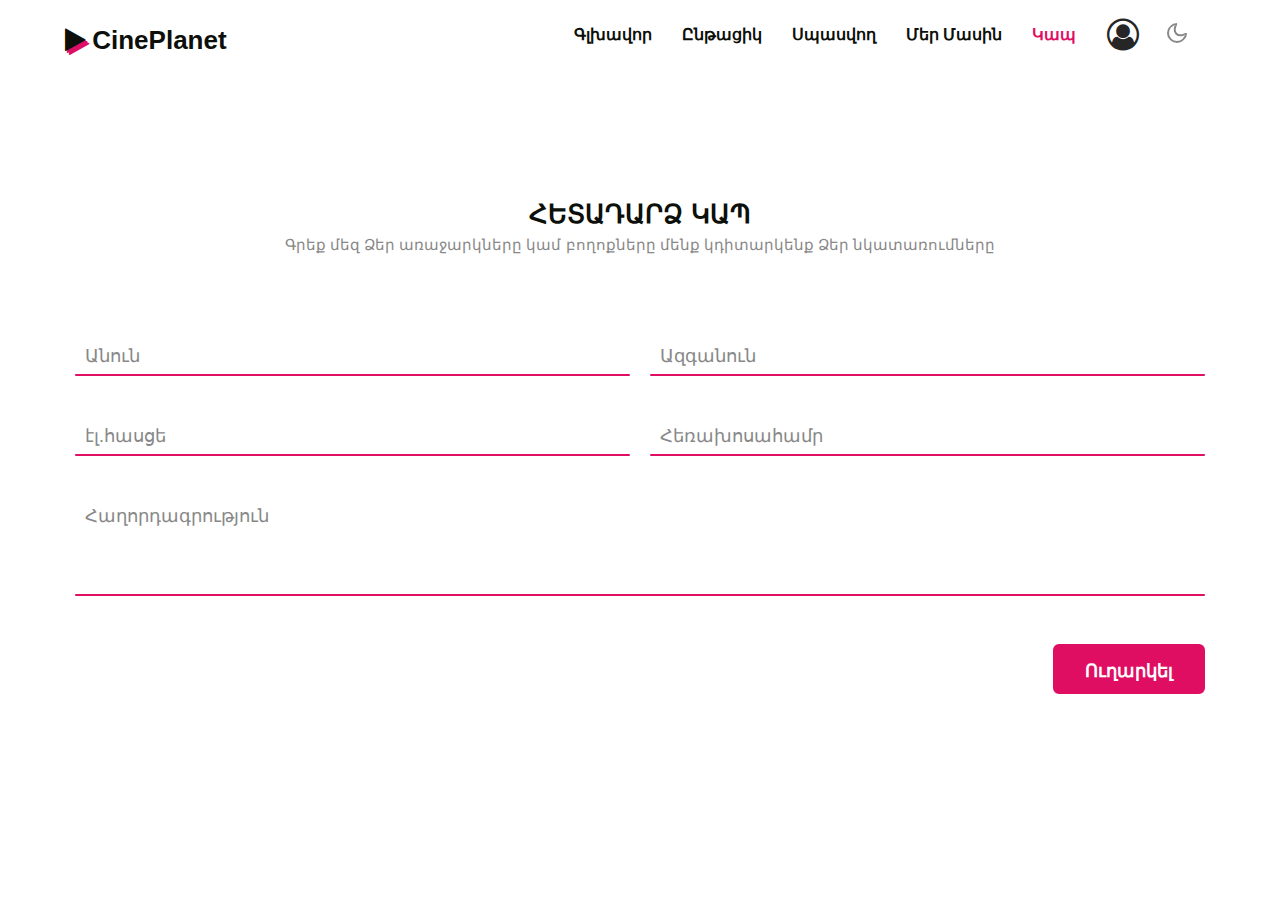
<file: Contact_Us.html>
<!DOCTYPE html>
<html>

<head>
  <meta name="viewport" content="width=device-width, initial-scale=1.0">
  <title>Կապ</title>
  <link rel="icon" href="./assets/images/pngwing.com.png" type="image/icon type">
  <link rel="stylesheet" type="text/css" href="assets/css/as-alert-message.min.css">
  <link rel="stylesheet" type="text/css" href="assets/css/contact_us.css">
  <link rel="stylesheet" type="text/css" href="assets/css/style-starter.css">
</head>

<body>
  <header id="site-header" class="w3l-header fixed-top">
    <!--/nav-->
    <nav class="navbar navbar-expand-lg navbar-light fill px-lg-0 py-0 px-3">
      <div class="container">
        <h1><a class="navbar-brand" href="index.html"><span class="fa fa-play icon-log" aria-hidden="true"></span>
         CinePlanet </a></h1>
        <!-- if logo is image enable this   
                    <a class="navbar-brand" href="#index.html">
                        <img src="image-path" alt="Your logo" title="Your logo" style="height:35px;" />
                    </a> -->
        <button class="navbar-toggler collapsed" type="button" data-toggle="collapse"
          data-target="#navbarSupportedContent" aria-controls="navbarSupportedContent" aria-expanded="false"
          aria-label="Toggle navigation">
          <!-- <span class="navbar-toggler-icon"></span> -->
          <span class="fa icon-expand fa-bars"></span>
          <span class="fa icon-close fa-times"></span>
        </button>

        <div class="collapse navbar-collapse" id="navbarSupportedContent">
          <ul class="navbar-nav ml-auto">
            <li class="nav-item">
              <a class="nav-link" href="index.html">Գլխավոր</a>
            </li>
            <li class="nav-item">
              <a class="nav-link" href="movies.html">Ընթացիկ</a>
            </li>
            <li class="nav-item">
              <a class="nav-link" href="yntaciq.html">Սպասվող</a>
            </li>
            <li class="nav-item">
              <a class="nav-link" href="about.html">Մեր մասին</a>
            </li>

            <li class="nav-item active">
              <a class="nav-link" href="Contact_Us.html">Կապ</a>
            </li>
          </ul>

          <!--/search-right-->
          <!--/search-right-->

          <div class="Login_SignUp" id="login" style="font-size: 2rem ; display: inline-block; position: relative;">
            <!-- <li class="nav-item"> -->
            <a class="nav-link" href="sign_in.html"><i class="fa fa-user-circle-o"></i></a>
            <!-- </li> -->
          </div>
        </div>
        <!-- toggle switch for light and dark theme -->
        <div class="mobile-position">
          <nav class="navigation">
            <div class="theme-switch-wrapper">
              <label class="theme-switch" for="checkbox">
                <input type="checkbox" id="checkbox">
                <div class="mode-container">
                  <i class="gg-sun"></i>
                  <i class="gg-moon"></i>
                </div>
              </label>
            </div>
          </nav>
        </div>
      </div>
    </nav>
  </header>
  <!-- Contact Us Form -->
  <div class="container">
    
    <h3>Հետադարձ կապ
    </h3>
    <p>Գրեք մեզ Ձեր առաջարկները կամ բողոքները մենք կդիտարկենք Ձեր նկատառումները</p>

    <form name="contact-us-form" action="#" onsubmit="return validateForm()">
      <div class="row100" id="fname-row100">
        <div class="col">
          <div class="inputBox" id="fname-inputBox">
            <input type="text" name="fname" onclick="triggerAnim('fname')"/>
            <span class="text">Անուն</span>
            <span class="line" id="fname-line"></span>
          </div>
        </div>
        <div class="col">
          <div class="inputBox" id="lname-inputBox">
            <input type="text" name="lname" onclick="triggerAnim('lname')"/>
            <span class="text">Ազգանուն</span>
            <span class="line" id="lname-line"></span>
          </div>
        </div>
      </div>
      <div class="row100" id="email-row100">
        <div class="col">
          <div class="inputBox" id="email-inputBox">
            <input type="email" name="email" pattern="[^ @]*@[^ @]*" onclick="triggerAnim('email')"/>
            <span class="text">էլ.հասցե</span>
            <span class="line" id="email-line"></span>
          </div>
        </div>
        <div class="col">
          <div class="inputBox" id="tel-inputBox">
            <input type="tel" name="m-num" onclick="triggerAnim('tel')" />
            <span class="text">Հեռախոսահամր</span>
            <span class="line" id="tel-line"></span>
          </div>
        </div>
      </div>
      <div class="row100">
        <div class="col">
          <div class="inputBox textarea">
            <textarea name="msg"></textarea>
            <span class="text">Հաղորդագրություն</span>
            <span class="line"></span>
          </div>
        </div>
      </div>
      <div class="row100">
        <div class="col">
          <div class="submitbutton">
            <button class="btn submitbtn" type="submit"><a class="newfiless" href="mailto:ngrigoryan228@gmail.com">Ուղարկել</a></button>
          </div>
        </div>
      </div>
    </form>
  </div>
  <script type="text/javascript" src="assets/js/contact-us.js"></script>
  <script type="text/javascript" src="assets/js/as-alert-message.min.js"></script>
  <script src="assets/js/jquery-3.3.1.min.js"></script>
  <!--/theme-change-->
  <script src="assets/js/theme-change.js"></script>
  <!-- disable body scroll which navbar is in active -->
  <script>
    $(function () {
      $('.navbar-toggler').click(function () {
        $('body').toggleClass('noscroll');
      })
    });
  </script>
  <!-- disable body scroll which navbar is in active -->
  <!--/MENU-JS-->
  <script>
    $(window).on("scroll", function () {
      var scroll = $(window).scrollTop();

      if (scroll >= 80) {
        $("#site-header").addClass("nav-fixed");
      } else {
        $("#site-header").removeClass("nav-fixed");
      }
    });

    //Main navigation Active Class Add Remove
    $(".navbar-toggler").on("click", function () {
      $("header").toggleClass("active");
    });
    $(document).on("ready", function () {
      if ($(window).width() > 991) {
        $("header").removeClass("active");
      }
      $(window).on("resize", function () {
        if ($(window).width() > 991) {
          $("header").removeClass("active");
        }
      });
    });
  </script>
  <script src="assets/js/bootstrap.min.js"></script>
</body>

</html>
</file>
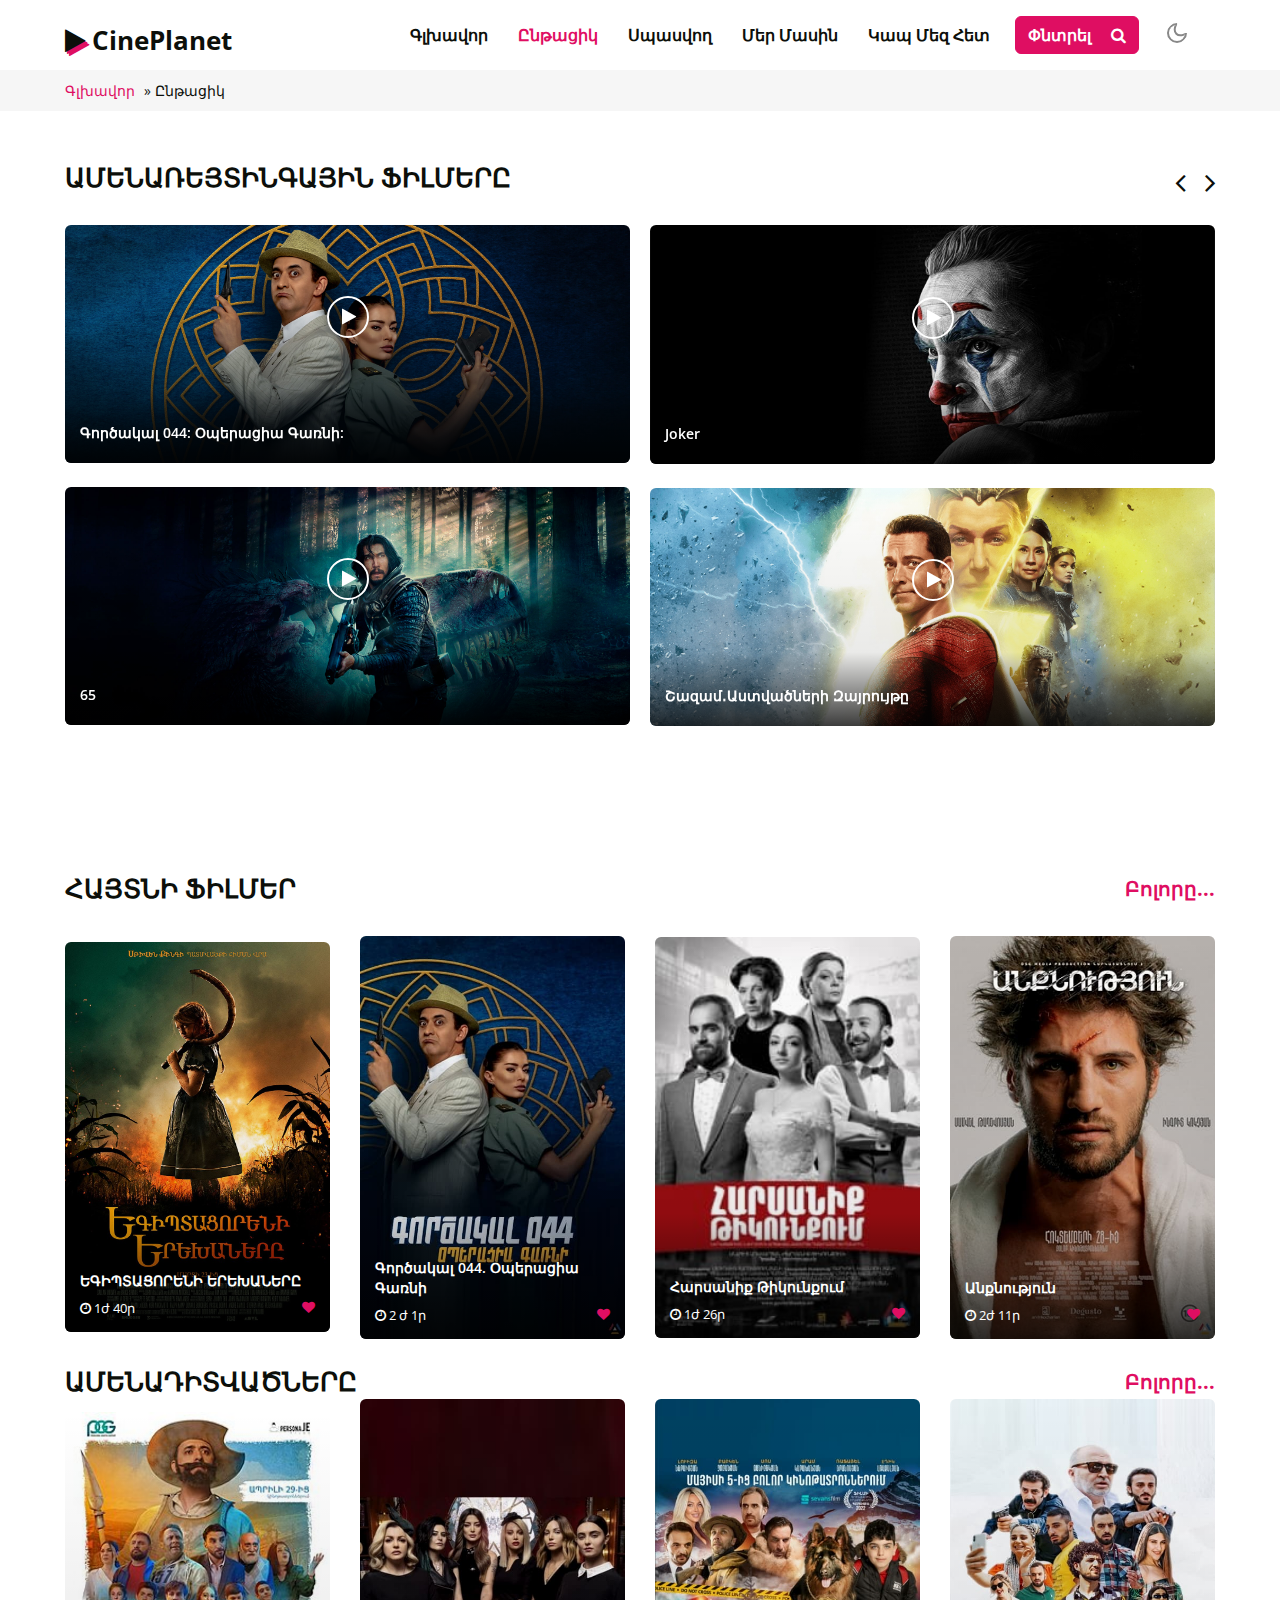
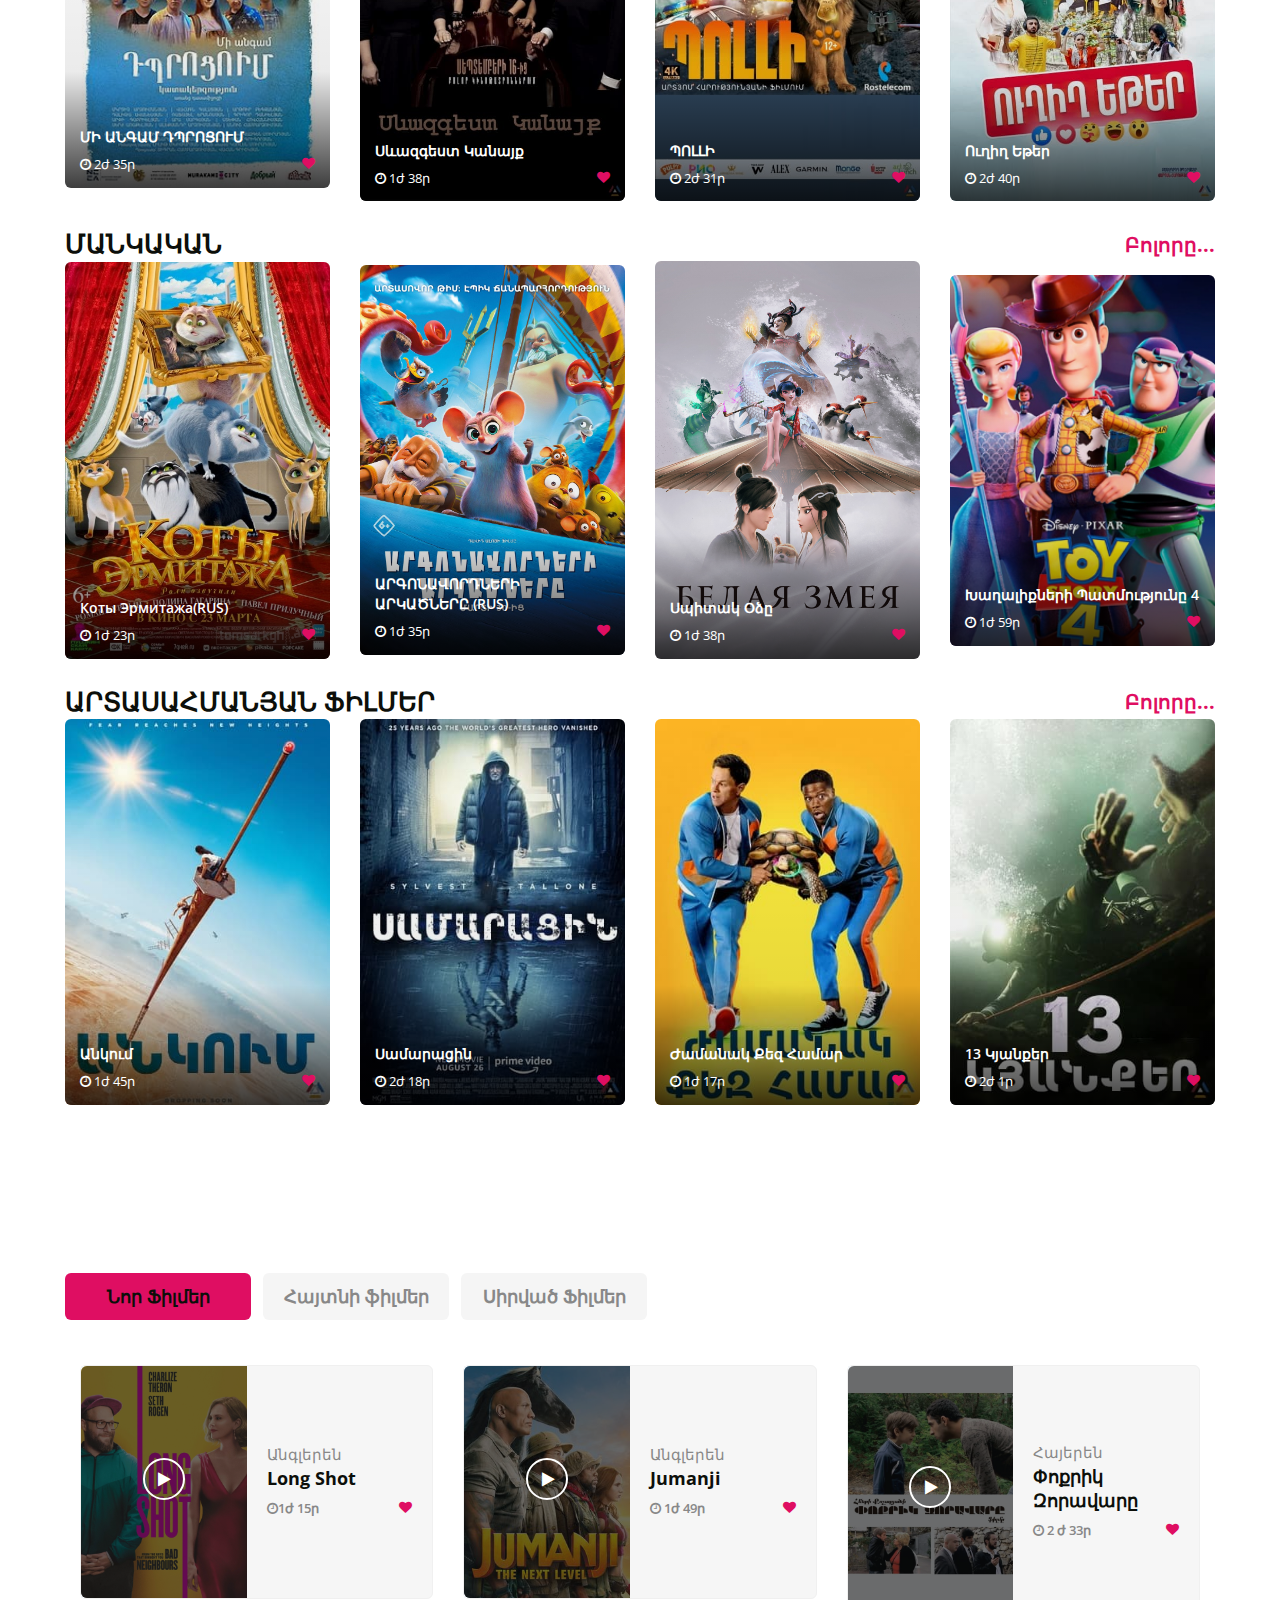
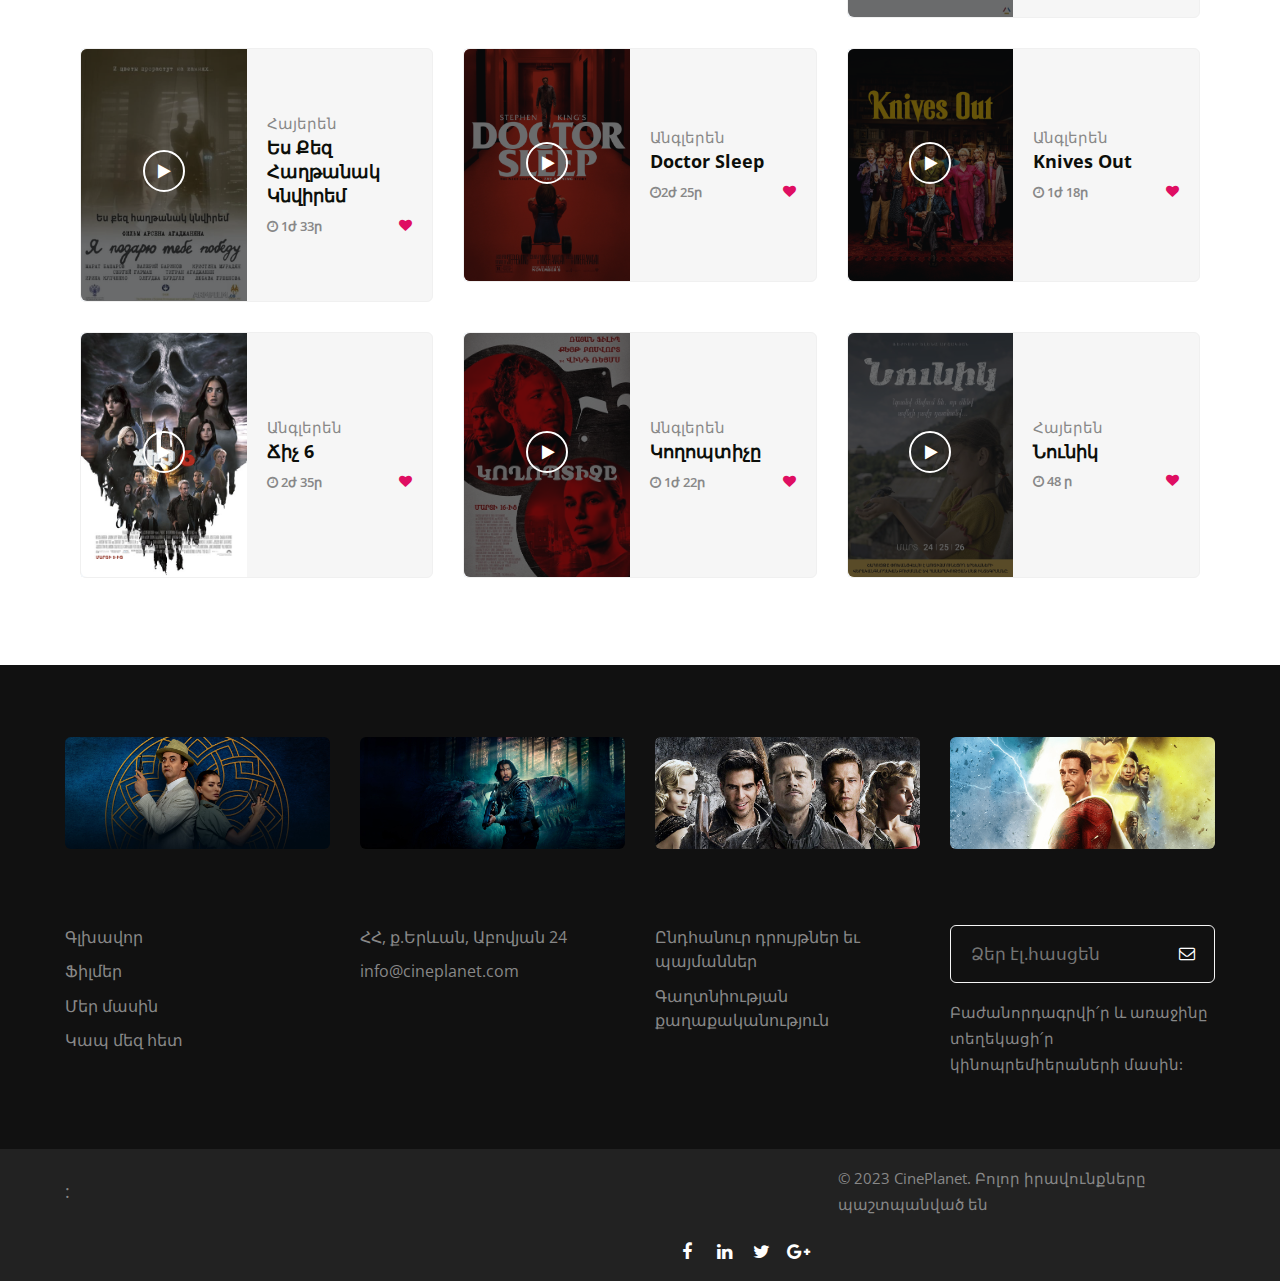
<file: movies.html>
<!doctype html>
<html lang="zxx">

<head>
	<!-- Required meta tags -->
	<meta charset="utf-8">
	<meta name="viewport" content="width=device-width, initial-scale=1, shrink-to-fit=no">
	<title>Ընթացիկ</title>
	<link rel="icon" href="./assets/images/pngwing.com.png" type="image/icon type">
	<link rel="stylesheet" href="assets/css/style-starter.css">
	<link href="//fonts.googleapis.com/css2?family=Open+Sans:ital,wght@0,300;0,400;0,600;0,700;1,600&display=swap"
		rel="stylesheet">
	
</head>

<body>
	<!-- header -->
	<header id="site-header" class="w3l-header fixed-top">
		<!--/nav-->
		<nav class="navbar navbar-expand-lg navbar-light fill px-lg-0 py-0 px-3">
			<div class="container">
				<h1><a class="navbar-brand" href="index.html"><span class="fa fa-play icon-log"
							aria-hidden="true"></span>
							CinePlanet </a></h1>
				<!-- if logo is image enable this   
							<a class="navbar-brand" href="#index.html">
								<img src="image-path" alt="Your logo" title="Your logo" style="height:35px;" />
							</a> -->
				<button class="navbar-toggler collapsed" type="button" data-toggle="collapse"
					data-target="#navbarSupportedContent" aria-controls="navbarSupportedContent" aria-expanded="false"
					aria-label="Toggle navigation">
					<!-- <span class="navbar-toggler-icon"></span> -->
					<span class="fa icon-expand fa-bars"></span>
					<span class="fa icon-close fa-times"></span>
				</button>

				<div class="collapse navbar-collapse" id="navbarSupportedContent">
					<ul class="navbar-nav ml-auto">
						<li class="nav-item">
							<a class="nav-link" href="index.html">Գլխավոր</a>
						</li>
						<li class="nav-item active">
							<a class="nav-link" href="movies.html">Ընթացիկ</a>
						</li>
						<li class="nav-item">
							<a class="nav-link" href="yntaciq.html">Սպասվող</a>
						</li>
						<li class="nav-item">
							<a class="nav-link" href="about.html">Մեր մասին</a>
						</li>
						<li class="nav-item">
							<a class="nav-link" href="Contact_Us.html">Կապ մեզ հետ</a>
						</li>
					</ul>

					<!--/search-right-->
					<!--/search-right-->
					<div class="search-right">
						<a href="#search" class="btn search-hny mr-lg-3 mt-lg-0 mt-4" title="search">Փնտրել <span
								class="fa fa-search ml-3" aria-hidden="true"></span></a>
						<!-- search popup -->
						<div id="search" class="pop-overlay">
							<div class="popup">
								<form action="#" method="post" class="search-box">
									<input type="search" placeholder="Փնտրել" name="search"
										required="required" autofocus="">
									<button type="submit" class="btn"><span class="fa fa-search"
											aria-hidden="true"></span></button>
								</form>
								<div class="browse-items">
									<h3 class="hny-title two mt-md-5 mt-4">Տեսնել բոլորը</h3>
									<ul class="search-items">
										<li><a href="movies.html">Մարտաֆիլմ</a></li>
										<li><a href="movies.html">Դրամա</a></li>
										<li><a href="movies.html">Ընտանեկան</a></li>
										<li><a href="movies.html">Դետեկտիվ</a></li>
										<li><a href="movies.html">Կատակերգություն</a></li>
										<li><a href="movies.html">Սարսափ</a></li>
										<li><a href="movies.html">Քաղաքական դրամա</a></li>
									
									</ul>
								</div>
							</div>
							<a class="close" href="#close">×</a>
						</div>
						<!-- /search popup -->
						<!--/search-right-->
					</div>
					

				</div>
				<!-- toggle switch for light and dark theme -->
				<div class="mobile-position">
					<nav class="navigation">
						<div class="theme-switch-wrapper">
							<label class="theme-switch" for="checkbox">
								<input type="checkbox" id="checkbox">
								<div class="mode-container">
									<i class="gg-sun"></i>
									<i class="gg-moon"></i>
								</div>
							</label>
						</div>
					</nav>
				</div>
			</div>
		</nav>
	</header>
	<!--/breadcrumbs -->
	<div class="w3l-breadcrumbs">
		<nav id="breadcrumbs" class="breadcrumbs">
			<div class="container page-wrapper">
				<a href="index.html">Գլխավոր</a> » <span class="breadcrumb_last" aria-current="page">Ընթացիկ</span>
			</div>
		</nav>
	</div>
	<!--/movies -->
	<!--grids-sec1-->
	<section class="w3l-grids">
		<div class="grids-main py-4">
			<div class="container py-lg-4">
				<div class="headerhny-title">
					<h3 class="hny-title">Ամենառեյտինգային ֆիլմերը</h3>
				</div>
				<div class="owl-four owl-carousel owl-theme">
					<div class="item vhny-grid">
						<div class="box16">
							<a href="#">
								<figure>
									<img class="img-fluid" src="assets/images/banner1.jpg" alt="">
								</figure>
								<div class="box-content">
									<h3 class="title">Գործակալ 044: Օպերացիա Գառնի:</h3>
									


										
								</div>
								<span class="fa fa-play video-icon" aria-hidden="true"></span>
							</a>
						</div>
						<div class="box16 mt-4">
							<a href="#">
								<figure>
									<img class="img-fluid" src="assets/images/banner2.jpg" alt="">
								</figure>
								<div class="box-content">
									<h3 class="title">65</h3>
									

										
								</div>
								<span class="fa fa-play video-icon" aria-hidden="true"></span>
							</a>
						</div>
					</div>
					<div class="item vhny-grid">
						<div class="box16">
							<a href="#">
								<figure>
									<img class="img-fluid" src="assets/images/banner3.jpg" alt="" style="
									height: 239px;">
								</figure>
								<div class="box-content">
									<h3 class="title">Joker</h3>
									

										
								</div>
								<span class="fa fa-play video-icon" aria-hidden="true"></span>
							</a>
						</div>
						<div class="box16 mt-4">
							<a href="#">
								<figure>
									<img class="img-fluid" src="assets/images/banner4.jpg" alt="">
								</figure>
								<div class="box-content">
									<h3 class="title">Շազամ․Աստվածների զայրույթը</h3>
									
								</div>
								<span class="fa fa-play video-icon" aria-hidden="true"></span>
							</a>
						</div>
					</div>
					
				</div>
			</div>
		</div>
	</section>
	<!--grids-sec1-->
	<section class="w3l-grids">
		<div class="grids-main py-5">
			<div class="container py-lg-4">
				<div class="headerhny-title">
					<div class="w3l-title-grids">
						<div class="headerhny-left">
							<h3 class="hny-title">Հայտնի Ֆիլմեր</h3>
						</div>
						<div class="headerhny-right text-lg-right">
							<h4><a class="show-title" href="movies.html">Բոլորը...</a></h4>
						</div>
					</div>
				</div>
				<div class="w3l-populohny-grids">
					<div class="item vhny-grid">
						<div class="box16 mb-0">
							<figure>
								<img class="img-fluid" src="assets/images/egiptacoren.jpg" alt="">
							</figure>
							<a href=".Commando3" data-toggle="modal">
								<div class="box-content">
									<h3 class="title">ԵԳԻՊՏԱՑՈՐԵՆԻ ԵՐԵԽԱՆԵՐԸ</h3>
									<h4> <span class="post"><span class="fa fa-clock-o"> </span> 1ժ 40ր

										</span>

										<span class="post fa fa-heart text-right"></span>
									</h4>
								</div>
							</a>
							<!-- Modal -->
							<div class="modal fade Commando3" id="myModal" tabindex="-1" role="dialog"
								aria-hidden="true">
								<div class="modal-dialog" role="document">
									<div class="modal-content" id="mymodalcontent">
										<div class="modal-header">
											<h4 class="modal-title" id="exampleModalLongTitle">Տեղեկություն</h4>
											<button type="button" class="closebtn" data-dismiss="modal"
												aria-label="Close">
												<span aria-hidden="true">&times;</span>
											</button>
										</div>
										<div class="modal-body" id="dynamic-content">
											<img src="assets/images/egiptacoren.jpg" class="img-fluid modalimg" alt="" />
											<p>
												<h3>Պրեմիերա:23 Հոկտեմբեր 2020</h3>
												<h3>Ժանրը:Սարսափ </h3>
											</p>
											<h4>Ֆիլմի մասին</h4>
											<p>
												Նեբրասկա նահանգի փոքրիկ քաղաքում գրեթե երբեք ոչինչ տեղի չի ունենում։ 
												Սակայն ամեն ինչ փոխվում է, երբ տեղացիները որոշում են ազատվել եգիպտացորենի դաշտերից, 
												որոնք միայն վնաս են բերում։ Անբացատրելի պատճառով երեխաները չեն ցանկանում, որ դաշտերն այրվեն,
												 և սկսում են իսկական սպանդ։ Իսկ ո՞վ է իրականում կանգնած այս արյունոտ կոտորածի հետևում։
											</p>
											<h4>Դերասաններ</h4>
											<p>
												Ելենա  Կամպուրիս<br />
												Կեյտ Մոյեր<br />
												Կալլեն Մուլվեի<br />
												
											</p>
										</div>
										<div class="bookbtn">
											<button type="button" class="btn btn-success"
												onclick="location.href='ticket-booking.html';">Book</button>
										</div>
									</div>
								</div>
							</div>
							<!-- modal end -->
						</div>
					</div>
					<div class="item vhny-grid">
						<div class="box16 mb-0">
							<figure>
								<img class="img-fluid" src="assets/images/հայտնի 2.jpg" alt="">
							</figure>
							<a href=".Knivesout" data-toggle="modal">
								<div class="box-content">
									<h3 class="title">Գործակալ 044. Օպերացիա Գառնի</h3>
									<h4> <span class="post"><span class="fa fa-clock-o"> </span> 2 ժ 1ր

										</span>

										<span class="post fa fa-heart text-right"></span>
									</h4>
								</div>
							</a>
							<!-- Modal -->
							<div class="modal fade Knivesout" id="myModal" tabindex="-1" role="dialog"
								aria-hidden="true">
								<div class="modal-dialog" role="document">
									<div class="modal-content" id="mymodalcontent">
										<div class="modal-header">
											<h4 class="modal-title" id="exampleModalLongTitle">Տվյալներ</h4>
											<button type="button" class="closebtn" data-dismiss="modal"
												aria-label="Close">
												<span aria-hidden="true">&times;</span>
											</button>
										</div>
										<div class="modal-body" id="dynamic-content">
											<img src="assets/images/հայտնի 2.jpg" class="img-fluid modalimg" alt="" />
											<p>
												<h3>Պրեմիերա&nbsp;:2023 </h3>
												<h3>Ժանրը&nbsp;:Կատակերգություն,Արկածային </h3>
											</p>
											<h4>Ֆիլմի մասին</h4>
											<p>
												Սյուժեի կենտրոնում արդեն սիրված արգենտինահայ գործակալ Հենզել Բրուտենցն է, ում այս անգամ հրավիրում են գտնելու
												 առևանգված հայտնի լրագրողին։ Այս անգամ Հենզել Բրուտենցին միանում է նոր գործընկեր՝ լեյտենանտ Աննա Գրիգորյանը:
												  Ֆիլմի ընթացքում Հենզելը ու Աննան հանցագործության հետքերով ստիպված են լինում հայտնվել բազմաթիվ զավեշտալի իրավիճակներում,
												   Հենզելն անընդհատ կերպարանափոխվում է։ Պարոն Բրուտենցը չի դավաճանում իրեն և ամբողջ հետաքննությունը վեր է ածվում
												    դինամիկ և զվարճալի արկածի։
											</p>
											<h4>Դերասաններ</h4>
											<p>
												Մկրտիչ Արզումանյան<br />
												Իվետա Մուկուչյան<br />
												Սերգեյ Սարգսյան<br />
												
											</p>
										</div>
										<div class="bookbtn">
											<button type="button" class="btn btn-success"
												onclick="location.href='ticket-booking.html';">Գնել Տոմս</button>
										</div>
									</div>
								</div>
							</div>
							<!-- modal end -->

						</div>
					</div>
					<div class="item vhny-grid">
						<div class="box16 mb-0">
							<figure>
								<img class="img-fluid" src="assets/images/հարսանիք.jpg" alt="">
							</figure>
							<a href=".Bharat" data-toggle="modal">
								<div class="box-content">
									<h3 class="title">Հարսանիք թիկունքում</h3>
									<h4> <span class="post"><span class="fa fa-clock-o"> </span> 1ժ  26ր

										</span>

										<span class="post fa fa-heart text-right"></span>
									</h4>
								</div>
							</a>
							<!-- Modal -->
							<div class="modal fade Bharat" id="myModal" tabindex="-1" role="dialog" aria-hidden="true">
								<div class="modal-dialog" role="document">
									<div class="modal-content" id="mymodalcontent">
										<div class="modal-header">
											<h4 class="modal-title" id="exampleModalLongTitle">Տվյալներ</h4>
											<button type="button" class="closebtn" data-dismiss="modal"
												aria-label="Close">
												<span aria-hidden="true">&times;</span>
											</button>
										</div>
										<div class="modal-body" id="dynamic-content">
											<img src="assets/images/հարսանիք.jpg" class="img-fluid modalimg" alt="" />
											<p>
												<h3>Պրեմիերա&nbsp;:2020</h3>
												<h3>Ժանրը&nbsp;:Դրամա,Ռազմական </h3>
											</p>
											<h4>Ֆիլմի մասին</h4>
											<p>
												Գյումրեցի ընտանիքի միակ տղայի ամուսնության օրը լուր է հասնում Արցախում պատերազմ սկսվելու մասին։
												 Առաջնագծի ողջ սարսափը փոխանցվում է առանց կրակոցի ու խրամատի որևէ տեսարանի։
											</p>
											<h4>Դերասաններ</h4>
											<p>
												Տարոն Գրիգորյան<br /> 
												Նառա Սանթոյան <br />
												Անահիտ Քոչարյան<br />
												 Սուսաննա Բաղդասարյան,
												
											</p>
										</div>
										<div class="bookbtn">
											<button type="button" class="btn btn-success"
												onclick="location.href='ticket-booking.html';">Գնել Տոմս</button>
										</div>
									</div>
								</div>
							</div>
							<!-- modal end -->
						</div>
					</div>
					<div class="item vhny-grid">
						<div class="box16 mb-0">
							<figure>
								<img class="img-fluid" src="assets/images/անքնություն.jpg" alt="">
							</figure>
							<a href=".Rocketman" data-toggle="modal">
								<div class="box-content">
									<h3 class="title">Անքնություն</h3>
									<h4> <span class="post"><span class="fa fa-clock-o"> </span> 2ժ 11ր

										</span>

										<span class="post fa fa-heart text-right"></span>
									</h4>
								</div>
							</a>
							<!-- Modal -->
							<div class="modal fade Rocketman" id="myModal" tabindex="-1" role="dialog"
								aria-hidden="true">
								<div class="modal-dialog" role="document">
									<div class="modal-content" id="mymodalcontent">
										<div class="modal-header">
											<h4 class="modal-title" id="exampleModalLongTitle">Տվյալներ</h4>
											<button type="button" class="closebtn" data-dismiss="modal"
												aria-label="Close">
												<span aria-hidden="true">&times;</span>
											</button>
										</div>
										<div class="modal-body" id="dynamic-content">
											<img src="assets/images/անքնություն.jpg" class="img-fluid modalimg" alt="" />
											<p>
												<h3>Պրեմիերա&nbsp;:2022 </h3>
												<h3>Ժանրը&nbsp;:Դրամա</h3>
											</p>
											<h4>Ֆիլմի մասին</h4>
											<p>
												Ֆիլմի գլխավոր հերոսը, ով ՏՏ ընկերության համահիմնադիր է, տառապում է անքնությամբ։ Նա բաժանվել է կնոջից, հաճախ չի տեսնում երեխային, ինչը հավելյալ սթրեսի աղբյուր է։ Ուշ գիշերով հնչած սխալ զանգն ամբողջովին փոխում է նրա պատկերացումները բարու և չարի, կյանքի և մահվան մասին։ Հերոսը կանգնում է վտանգավոր ընտրության առաջ,
												 որտեղ նժարի մի կողմում իր հարազատ մարդկանց և որդու կյանքն է, մյուսում հանելուկային անծանոթուհու, ով պատրաստվում է ինքնասպան լինել։
											</p>
											<h4>Դերասաններ</h4>
											<p>
												Սամվել Թադևոսյան<br />
												  Ինգրիտ Կոկչյան
												
												
											
											</p>
										</div>
										<div class="bookbtn">
											<!-- window.open('ticket-booking.html','_blank'); -->
											<button type="button" class="btn btn-success"
												onclick="location.href='ticket-booking.html';">Գնել Տոմս</button>
										</div>
									</div>
								</div>
							</div>
							<!-- modal end -->

						</div>
					</div>
				</div>
				<!-- ***********************************Ուսուցողական ************************************** -->
				<div class="w3l-title-grids">
					<div class="headerhny-left">
						<h3 class="hny-title">Ամենադիտվածները</h3>
					</div>
					<div class="headerhny-right text-lg-right">
						<h4><a class="show-title" href="movies.html">Բոլորը...</a></h4>
					</div>
				</div>
				<div class="w3l-populohny-grids">
					<div class="item vhny-grid">
						<div class="box16 mb-0">
							<figure>
								<img class="img-fluid" src="assets/images/բբբ.jpg" alt="">
							</figure>
							<a href=".Doctorsleep" data-toggle="modal">
								<div class="box-content">
									<h3 class="title">ՄԻ ԱՆԳԱՄ ԴՊՐՈՑՈՒՄ</h3>
									<h4> <span class="post"><span class="fa fa-clock-o"> </span> 2ժ 35ր

										</span>

										<span class="post fa fa-heart text-right"></span>
									</h4>
								</div>
							</a>
							<!-- Modal -->
							<div class="modal fade Doctorsleep" id="myModal" tabindex="-1" role="dialog"
								aria-hidden="true">
								<div class="modal-dialog" role="document">
									<div class="modal-content" id="mymodalcontent">
										<div class="modal-header">
											<h4 class="modal-title" id="exampleModalLongTitle">Տվյալներ</h4>
											<button type="button" class="closebtn" data-dismiss="modal"
												aria-label="Close">
												<span aria-hidden="true">&times;</span>
											</button>
										</div>
										<div class="modal-body" id="dynamic-content">
											<img src="assets/images/բբբ.jpg" class="img-fluid modalimg" alt="" />
											<p>
												<h3>Պրեմիերա&nbsp;:2022 </h3>
												<h3>Ժանրը&nbsp;:Կատակերգություն </h3>
											</p>
											<h4>Ֆիլմի մասին</h4>
											<p>
												Տիգրանը խելացի տղա է, բայց չի սիրում սովորել ու անընդհատ հայտնվում է տհաճ պատմությունների կենտրոնում։
												 Սակայն ամեն բան փոխվում է, երբ դպրոցը փակման վտանգի առաջ է կանգնում:
											</p>
											<h4>Դերասաններ</h4>
											<p>
												Արփի Գաբրիելյան<br /> 
												Ռաֆայել Երանոսյան<br /> 
												Մկրտիչ Արզումանյան<br />
												Ալեքսանդր Արզումանյան
												
												
											
											</p>
										</div>
										<div class="bookbtn">
											<button type="button" class="btn btn-success"
												onclick="location.href='ticket-booking.html';">Գնել Տոմս</button>
										</div>
									</div>
								</div>
							</div>
							<!-- modal end -->

						</div>
					</div>
				

					<div class="item vhny-grid">
						<div class="box16 mb-0">
							<figure>
								<img class="img-fluid" src="assets/images/սև.jpg" alt="">
							</figure>
							<a href=".Doctorsleep" data-toggle="modal">
								<div class="box-content">
									<h3 class="title">Սևազգեստ Կանայք</h3>
									<h4> <span class="post"><span class="fa fa-clock-o"> </span> 1ժ 38ր

										</span>

										<span class="post fa fa-heart text-right"></span>
									</h4>
								</div>
							</a>
							<!-- Modal -->
							<div class="modal fade Doctorsleep" id="myModal" tabindex="-1" role="dialog"
								aria-hidden="true">
								<div class="modal-dialog" role="document">
									<div class="modal-content" id="mymodalcontent">
										<div class="modal-header">
											<h4 class="modal-title" id="exampleModalLongTitle">Տվյալներ</h4>
											<button type="button" class="closebtn" data-dismiss="modal"
												aria-label="Close">
												<span aria-hidden="true">&times;</span>
											</button>
										</div>
										<div class="modal-body" id="dynamic-content">
											<img src="assets/images/սև.jpg" class="img-fluid modalimg" alt=""  !important/>
											<p>
												<h3>Պրեմիերա&nbsp;:2022 </h3>
												<h3>Ժանրը&nbsp;:Կատակերգություն </h3>
											</p>
											<h4>Ֆիլմի մասին</h4>
											<p>
												Կատակերգական ու զավեշտալի իրադարձությունները ֆիլմում տեղի են ունենում մեծահարուստ 
												մի մարդու հոգեհանգստի ժամանակ: Խառնաշփոթային իրավիճակ է սկսվում, երբ վերջինիս հոգեհանգստին անսպասելիորեն 
												հայտնվում են բոլոր այն կանայք, որոնց հետ տղամարդը սիրային հարաբերությունների մեջ է եղել:
											</p>
											<h4>Դերասաններ</h4>
											<p>
												Ռոմելա Սարգսյան<br />  Իվետա Մուկուչյան<br />  Լուիզա Ներսիսյան
												
												
											
											</p>
										</div>
										<div class="bookbtn">
											<button type="button" class="btn btn-success"
												onclick="location.href='ticket-booking.html';">Գնել Տոմս</button>
										</div>
									</div>
								</div>
							</div>
							<!-- modal end -->

						</div>
					</div>
					<div class="item vhny-grid">
						<div class="box16 mb-0">
							<figure>
								<img class="img-fluid" src="assets/images/պոլլի.jpg" alt="">
							</figure>
							<a href=".kabir" data-toggle="modal">
								<div class="box-content">
									<h3 class="title">ՊՈԼԼԻ</h3>
									<h4> <span class="post"><span class="fa fa-clock-o"> </span> 2ժ 31ր

										</span>

										<span class="post fa fa-heart text-right"></span>
									</h4>
								</div>
							</a>
							<!-- Modal -->
							<div class="modal fade kabir" id="myModal" tabindex="-1" role="dialog" aria-hidden="true">
								<div class="modal-dialog" role="document">
									<div class="modal-content" id="mymodalcontent">
										<div class="modal-header">
											<h4 class="modal-title" id="exampleModalLongTitle">Տվյալներ</h4>
											<button type="button" class="closebtn" data-dismiss="modal"
												aria-label="Close">
												<span aria-hidden="true">&times;</span>
											</button>
										</div>
										<div class="modal-body" id="dynamic-content">
											<img src="assets/images/պոլլի.jpg" class="img-fluid modalimg" alt="" />
											<p>
												<h3>Պրեմիերա&nbsp;:2022 </h3>
												<h3>Ժանրը&nbsp;:Արկածային </h3>
											</p>
											<h4>Ֆիլմի մասին</h4>
											<p>
												«ՊՈԼԼԻ» արկածային ֆիլմը պատմում է Նարեկ անունով 12-ամյա տղայի ու Պոլլի անունով շան ընկերության մասին։
												Նարեկը խելացի, հետաքրքրասեր, տեխնոլոգիաներով 
												տարված տղա է, ով ապրում է գյուղում՝ մայրիկի հետ։
												Մի օր նա գտնում է վիրավոր շուն՝ Պոլլիին, որին փնտրում են որսորդներ: Նարեկն ու Պոլլին ընկնում են արկածների մեջ, որոնք լի են վտանգներով ու բացահայտումներով
											</p>
											<h4>Դերասաններ</h4>
											<p>
												Սոս Ջանիբեկյան<br /> 
												 Լուիզա Ներսիսյան<br /> 
												  Ռաֆայել Երանոսյան<br /> 
												   Բաբկեն Չոբանյան<br /> 
												    Արամ Կարախանյան<br />  
													Էդիկ Առաքելյան
												
											
											</p>
										</div>
										<div class="bookbtn">
											<button type="button" class="btn btn-success"
												onclick="location.href='ticket-booking.html';">Գնել Տոմս</button>
										</div>
									</div>
								</div>
							</div>
							<!-- modal end -->

						</div>
					</div>
					<div class="item vhny-grid">
						<div class="box16 mb-0">
							<figure>
								<img class="img-fluid" src="assets/images/uxix.jpg" alt="">
							</figure>
							<a href=".Joker" data-toggle="modal">
								<div class="box-content">
									<h3 class="title">Ուղիղ եթեր</h3>
									<h4> <span class="post"><span class="fa fa-clock-o"> </span> 2ժ 40ր

										</span>

										<span class="post fa fa-heart text-right"></span>
									</h4>
								</div>
							</a>
							<!-- Modal -->
							<div class="modal fade Joker" id="myModal" tabindex="-1" role="dialog" aria-hidden="true">
								<div class="modal-dialog" role="document">
									<div class="modal-content" id="mymodalcontent">
										<div class="modal-header">
											<h4 class="modal-title" id="exampleModalLongTitle">Տվյալներ</h4>
											<button type="button" class="closebtn" data-dismiss="modal"
												aria-label="Close">
												<span aria-hidden="true">&times;</span>
											</button>
										</div>
										<div class="modal-body" id="dynamic-content">
											<img src="assets/images/uxix.jpg" class="img-fluid modalimg" alt="" />
											<p>
												<h3>Պրեմիերա&nbsp;:2022 </h3>
												<h3>Ժանրը&nbsp;:Արկածային </h3>
											</p>
											<h4>Ֆիլմի մասին</h4>
											<p>
												Լրագրող Հենրի Գասպարյանը, սկանդալային նյութեր է նկարահանում և հրապարակում 
												 քաղաքի մեծահարուստների մասին: Օլիգարխ Գաբրիել Սեդրակյանի մասին հերթական 
												 սկանդալային նյութը նկարահանելու ընթացքում, նրան մոտենում են երկու թիկնապահ և արևանգում են:
											</p>
											<h4>Դերասաններ</h4>
											<p>
												Վարուժան Մանուկյան<br /> Էմմա Շոբոյան<br /> Արմեն Մարգարյան<br /> Օնիկ Հովհաննիսյան<br /> Ֆիլիպ Պողոսյան
												
											</p>
										</div>
										<div class="bookbtn">
											<button type="button" class="btn btn-success"
												onclick="location.href='ticket-booking.html';">Գնել Տոմս</button>
										</div>
									</div>
								</div>
							</div>
							<!-- modal end -->

						</div>
					</div>
				</div>
					
				<!-- ***********************************kids Section ************************************** -->
				<div class="w3l-title-grids">
					<div class="headerhny-left">
						<h3 class="hny-title">Մանկական</h3>
					</div>
					<div class="headerhny-right text-lg-right">
						<h4><a class="show-title" href="movies.html">Բոլորը...</a></h4>
					</div>
				</div>
				<div class="w3l-populohny-grids">
					<div class="item vhny-grid">
						<div class="box16 mb-0">
							<figure>
								<img class="img-fluid" src="assets/images/կոտ.jpg" alt="">
							</figure>
							<a href=".tzp" data-toggle="modal">
								<div class="box-content">
									<h3 class="title">Коты Эрмитажа(RUS)</h3>
									<h4> <span class="post"><span class="fa fa-clock-o"> </span> 1ժ 23ր

										</span>

										<span class="post fa fa-heart text-right"></span>
									</h4>
								</div>
							</a>
							<!-- Modal -->
							<div class="modal fade tzp" id="myModal" tabindex="-1" role="dialog" aria-hidden="true">
								<div class="modal-dialog" role="document">
									<div class="modal-content" id="mymodalcontent">
										<div class="modal-header">
											<h4 class="modal-title" id="exampleModalLongTitle">Տվյալներ</h4>
											<button type="button" class="closebtn" data-dismiss="modal"
												aria-label="Close">
												<span aria-hidden="true">&times;</span>
											</button>
										</div>
										<div class="modal-body" id="dynamic-content">
											<img src="assets/images/կոտ.jpg" class="img-fluid modalimg" alt="" />
											<p>
												<h3>Պրեմիերա&nbsp;:23 Մարտ 2022 </h3>
												<h3>Ժանրը:Մուլտֆիլմ</h3>
											</p>
											<h4>Ֆիլմի մասին</h4>
											<p>
												Юный кот по имени Винсент в компании мыши Мориса спасается от наводнения в старинном клавесине,
												 который подбирают моряки и отправляют в Санкт-Петербург, где он попадает в Эрмитаж. Там Винсент
												  знакомится с элитным кошачьим отрядом, что столетиями охраняет произведения искусства от мышей 
												  и прочих вредителей. Винсент мечтает обрести настоящую кошачью семью, но не хочет терять и своего
												   друга Мориса, спасшего ему жизнь. Винсенту приходится скрывать друга, у которого к тому же есть 
												   одна «маленькая слабость» — Морис обожает грызть шедевры живописи. Ситуация максимально усложняется
												   , когда в Эрмитаж прибывает одна из величайших картин человечества — «Мона Лиза», сгрызть которую —
												    мечта всех мышей. Но ни Винсент, ни Морис, ни коты Эрмитажа не подозревают, что картину собираются
													 похитить. И теперь Винсенту придется проявить всю свою изворотливость и смелость, чтобы спасти шедевр, 
													 защитить честь музея и завоевать любовь кошки по имени Клеопатра из египетского зала.
											</p>
											<h4>Դերասաններ</h4>
											<p>
												Роман Курцын<br />
												Диомид Виноградов<br />
												Полина Гагарина<br />
												Павел Прилучный<br />
												
											</p>
										</div>
										<div class="bookbtn">
											<button type="button" class="btn btn-success"
												onclick="location.href='ticket-booking.html';">Գնել Տոմս</button>
										</div>
									</div>
								</div>
							</div>
							<!-- modal end -->

						</div>
					</div>
					<div class="item vhny-grid">
						<div class="box16 mb-0">
							<figure>
								<img class="img-fluid" src="assets/images/արտասովոր.jpg" alt="">
							</figure>
							<a href=".Chillarparty" data-toggle="modal">
								<div class="box-content">
									<h3 class="title">ԱՐԳՈՆԱՎՈՐԴՆԵՐԻ ԱՐԿԱԾՆԵՐԸ (RUS)</h3>
									<h4> <span class="post"><span class="fa fa-clock-o"> </span> 1ժ 35ր

										</span>

										<span class="post fa fa-heart text-right"></span>
									</h4>
								</div>
							</a>
							<!-- Modal -->
							<div class="modal fade Chillarparty" id="myModal" tabindex="-1" role="dialog"
								aria-hidden="true">
								<div class="modal-dialog" role="document">
									<div class="modal-content" id="mymodalcontent">
										<div class="modal-header">
											<h4 class="modal-title" id="exampleModalLongTitle">Տվյալներ</h4>
											<button type="button" class="closebtn" data-dismiss="modal"
												aria-label="Close">
												<span aria-hidden="true">&times;</span>
											</button>
										</div>
										<div class="modal-body" id="dynamic-content">
											<img src="assets/images/արտասովոր.jpg" class="img-fluid modalimg" alt="" />
											<p>
												<h3>Պրեմիերա&nbsp;:30 Մարտի 2022 </h3>
												<h3>Ժանրը:ԱՆԻՄԱՑԻԱ, ԱՐԿԱԾԱՅԻՆ, ՖԱՆՏԱԶԻԱ, ԸՆՏԱՆԵԿԱՆ </h3>
											</p>
											<h4>Ֆիլմի մասին</h4>
											<p>
												Խիզախ մկնիկ Փեթին ապրում է Հին Հունաստանի հենց սրտում,
												 որտեղ հնարավոր է ամեն ինչ։ Հիանալով տեղացի հերոսներով և ե
												 րկնային աստվածներով՝ նա անհուսորեն երազում է մեծն արկածների մասին։


											</p>
											<h4>Դերասաններ</h4>
											<p>
												Քեյսի Չեյզ<br />
												Դավիդ Ալո<br />
												
											</p>
										</div>
										<div class="bookbtn">
											<button type="button" class="btn btn-success"
												onclick="location.href='ticket-booking.html';">Գնել Տոմս</button>
										</div>
									</div>
								</div>
							</div>
							<!-- modal end -->

						</div>
					</div>
					<div class="item vhny-grid">
						<div class="box16 mb-0">
							<figure>
								<img class="img-fluid" src="assets/images/belaya.jpg" alt="">
							</figure>
							<a href=".ganesha" data-toggle="modal">
								<div class="box-content">
									<h3 class="title">
										Սպիտակ օձը</h3>
									<h4> <span class="post"><span class="fa fa-clock-o"> </span> 1ժ 38ր

										</span>

										<span class="post fa fa-heart text-right"></span>
									</h4>
								</div>
							</a>
							<!-- Modal -->
							<div class="modal fade ganesha" id="myModal" tabindex="-1" role="dialog" aria-hidden="true">
								<div class="modal-dialog" role="document">
									<div class="modal-content" id="mymodalcontent">
										<div class="modal-header">
											<h4 class="modal-title" id="exampleModalLongTitle">Տվյալներ</h4>
											<button type="button" class="closebtn" data-dismiss="modal"
												aria-label="Close">
												<span aria-hidden="true">&times;</span>
											</button>
										</div>
										<div class="modal-body" id="dynamic-content">
											<img src="assets/images/belaya.jpg" class="img-fluid modalimg" alt="" />
											<p>
												<h3>Պրեմիերա&nbsp;:2019 </h3>
												<h3>Ժանրը&nbsp;:Մուլտֆիլմ,Դրամա,Ֆանտաստիկա </h3>
											</p>
											<h4>Ֆիլմի Մասին</h4>
											<p>
												Դև Սպիտակ օձը, որը կորցրել է հիշողությունը, ապրում է օձերի որսորդների գյուղում 
												երիտասարդ աղջկա կերպարով: Երբ քույրը նրան հանձնում է նեֆրիտի մազակալը, անցյալի փորձությունների 
												մասին հիշողություններն աստիճանաբար վերադառնում են:..Հետաքրքիր ֆանտազիայի Մելոդրամա:
												500 տարի առաջ դև Սպիտակ օձին ուղարկեցին առաջադրանքի.
												այն պետք է կանգնեցներ բռնակալ գեներալին, ով Օձեր էր ոչնչացնում ամբողջ Երկնային թագավորությունում: 
												Առաքելությունը ձախողվեց, Բայց Սպիտակ օձին հաջողվեց գոյատևել մոր տված կախարդական մազափնջի շնորհիվ: Այժմ նա ապրում 
												է մարդկանց մեջ սովորական աղջկա կերպարով և չի հիշում, թե ով է նա իրականում: Ամեն ինչ փոխվում է, երբ հերոսուհին կրկին
												ստանում է Ջադե մազակալը ։ Յուանով օձ որսորդի հետ միասին, ով ցանկանում է օգնել, Սպիտակ օձը փորձում է վերականգնել կորցրած հիշողությունները:
											</p>
											<h4>Դերասաններ</h4>
											<p>
												Յան Տայսոն<br />
												Չժան Չժէ<br />
												Տան Սյայոսի<br />
											
											</p>
										</div>
										<div class="bookbtn">
											<button type="button" class="btn btn-success"
												onclick="location.href='ticket-booking.html';">Գնել Տոմս</button>
										</div>
									</div>
								</div>
							</div>
							<!-- modal end -->
						</div>
					</div>
					<div class="item vhny-grid">
						<div class="box16 mb-0">
							<figure>
								<img class="img-fluid" src="assets/images/m8.jpg" alt="">
							</figure>
							<a href=".Toystory" data-toggle="modal">
								<div class="box-content">
									<h3 class="title">Խաղալիքների պատմությունը 4</h3>
									<h4> <span class="post"><span class="fa fa-clock-o"> </span> 1ժ 59ր

										</span>

										<span class="post fa fa-heart text-right"></span>
									</h4>
								</div>
							</a>
							<!-- Modal -->
							<div class="modal fade Toystory" id="myModal" tabindex="-1" role="dialog"
								aria-hidden="true">
								<div class="modal-dialog" role="document">
									<div class="modal-content" id="mymodalcontent">
										<div class="modal-header">
											<h4 class="modal-title" id="exampleModalLongTitle">Տվյալներ</h4>
											<button type="button" class="closebtn" data-dismiss="modal"
												aria-label="Close">
												<span aria-hidden="true">&times;</span>
											</button>
										</div>
										<div class="modal-body" id="dynamic-content">
											<img src="assets/images/m8.jpg" class="img-fluid modalimg" alt="" />
											<p>
												<h3>Պրեմիերա&nbsp;:Հունիս 21, 2019 </h3>
												<h3>Ժանրը&nbsp;:Մուլտֆիլմ</h3>
											</p>
											<h4>Ֆիլմի մասին</h4>
											<p>
												Սյուժեն խաղալիքներ Վուդիի, Բազե Լայտերեի և նրանց ընկերների վրա է կենտրոնացած։
												 Գործողությունները տեղի են ունենում այն բանից հետո, երբ նրանց նախկին սեփականատեր
												  Էնդին դրանց տալիս է Բոնի անունով մի աղջկա։ Սյուժեն կառուցված է Վուդիի շուրջ, ով ցանկանում է վերամիավորվել Բո Պիպի հետ,
												   ում տվել են այլ մարդկանց մինչև «Խաղալիքների պատմություն 3»-ում տեղի ունեցած իրադարձությունները։
											</p>
											<h4>Դերասաններ</h4>
											<p>
												Թոմ Հենքս<br />
												Թիմ Ալեն<br />
												Լորի Մետկալֆ<br />
												Ջոան Կյուսակ<br />
											</p>
										</div>
										<div class="bookbtn">
											<button type="button" class="btn btn-success"
												onclick="location.href='ticket-booking.html';">Գնել Տոմս</button>
										</div>
									</div>
								</div>
							</div>
							<!-- modal end -->
						</div>
					</div>

				</div>
				<!-- ***********************************ԱՐՏԱՍԱՀՄԱՆՅԱՆ ՖԻԼՄԵՐ ************************************** -->
				<div class="w3l-title-grids">
					<div class="headerhny-left">
						<h3 class="hny-title">ԱՐՏԱՍԱՀՄԱՆՅԱՆ ՖԻԼՄԵՐ</h3>
					</div>
					<div class="headerhny-right text-lg-right">
						<h4><a class="show-title" href="movies.html">Բոլորը...</a></h4>
					</div>
				</div>
				<div class="w3l-populohny-grids">
					<div class="item vhny-grid">
						<div class="box16 mb-0">
							<figure>
								<img class="img-fluid" src="assets/images/hah.jpg" alt="">
							</figure>
							<a href=".gk" data-toggle="modal">
								<div class="box-content">
									<h3 class="title">Անկում</h3>
									<h4> <span class="post"><span class="fa fa-clock-o"> </span> 1ժ 45ր

										</span>

										<span class="post fa fa-heart text-right"></span>
									</h4>
								</div>
							</a>
							<!-- Modal -->
							<div class="modal fade gk" id="myModal" tabindex="-1" role="dialog" aria-hidden="true">
								<div class="modal-dialog" role="document">
									<div class="modal-content" id="mymodalcontent">
										<div class="modal-header">
											<h4 class="modal-title" id="exampleModalLongTitle">Տվյալներ</h4>
											<button type="button" class="closebtn" data-dismiss="modal"
												aria-label="Close">
												<span aria-hidden="true">&times;</span>
											</button>
										</div>
										<div class="modal-body" id="dynamic-content">
											<img src="assets/images/hah.jpg" class="img-fluid modalimg" alt="" />
											<p>
												<h3>Պրեմիերա &nbsp;: 2022</h3>
												<h3>Ժանրը&nbsp;:Սարսափ, Դրամա </h3>
											</p>
											<h4>Ֆիլմի մասին</h4>
											<p>
												Գրեթե մեկ տարի առաջ Բեքին (դերասանուհի Գրեյս Ֆուլտոն) կորցրեց ամուսնուն ՝ Դենին (դերասան Մեյսոն Գուդինգ) ։  
												Ամուսիններն ու ընդհանուր ընկերուհին ՝ Հանթերը (խաղացել է Վիրջինիա Գարդները) մագլցել են զառիթափ ժայռը,
												 և երիտասարդ ալպինիստը ցած է ընկել ։  Այրին վիշտը լցնում է ուժեղ ալկոհոլով և հրաժարվում է ընդունել
												  իր Հոր օգնությունը (դերը խաղացել է Ջեֆրի Դին Մորգանը): Անսպասելիորեն վրդովված հերոսուհու տան շեմին հայտնվում է
												   Հանթերը, ով դարձել է հաջողակ բլոգեր ։  Ընկերուհին որոշեց, որ ժամանակն է, որ Բեքին օգնի արմատական 
												   
												   միջոցներով: Միասին Աղջիկները բարձրանում են վեց հարյուր մետրանոց լքված հեռուստաաշտարակ ։  
												   Բեքին և Հանթերը հասնում են Գագաթ, սակայն նրանց տակ գտնվող հին սանդուղքն ընկնում է ներքև ։ 
												    Ինչպես հիմա իջնել, անհասկանալի է ։ 
											</p>
											<h4>Դերասաններ</h4>
											<p>
												Գրեյս Ֆուլթոն<br /> Վիրջինիա Գարդներ<br /> Մեյսոն Գուդինգ<br /> Ջեֆրի Դին Մորգան<br />
												
											</p>
										</div>
										<div class="bookbtn">
											<button type="button" class="btn btn-success"
												onclick="location.href='ticket-booking.html';">Գնել Տոմս</button>
										</div>
									</div>
								</div>
							</div>
							<!-- modal end -->

						</div>
					</div>
					<div class="item vhny-grid">
						<div class="box16 mb-0">
							<figure>
								<img class="img-fluid" src="assets/images/սա.jpg" alt="">
							</figure>
							<a href=".gujjubhai" data-toggle="modal">
								<div class="box-content">
									<h3 class="title">Սամարացին</h3>
									<h4> <span class="post"><span class="fa fa-clock-o"> </span> 2ժ 18ր

										</span>

										<span class="post fa fa-heart text-right"></span>
									</h4>
								</div>
							</a>
							<!-- Modal -->
							<div class="modal fade gujjubhai" id="myModal" tabindex="-1" role="dialog"
								aria-hidden="true">
								<div class="modal-dialog" role="document">
									<div class="modal-content" id="mymodalcontent">
										<div class="modal-header">
											<h4 class="modal-title" id="exampleModalLongTitle">Տվյալներ</h4>
											<button type="button" class="closebtn" data-dismiss="modal"
												aria-label="Close">
												<span aria-hidden="true">&times;</span>
											</button>
										</div>
										<div class="modal-body" id="dynamic-content">
											<img src="assets/images/սա.jpg" class="img-fluid modalimg" alt="" />
											<p>
												<h3>Պրեմիերա &nbsp;:  2022</h3>
												<h3>Ժանրը&nbsp;:Ֆանտաստիկա,Դրամա,Մարտաֆիլմ</h3>
											</p>
											<h4>Ֆիլմի մասին</h4>
											<p>
												Ծայրամասում քաղաքի ապրում է մի տղա, ով սիրում է 
												սուպերհերոսի. Երիտասարդ գլխավոր հերոսը գիտի պատմությունը սառը 
												կերպարի մասին, որը մահացել է դաժան ճակատամարտում քսան տարի առաջ ։  Այդպես է հնչում պաշտոնական վարկածը։ Բայց վերջերս տղան 
												նկատեց հարևանին, որը նման էր այդ մարդուն: Տղան սկսում է կասկածել, որ տղամարդը չի մահացել, այլ պարզապես ժամանակավորապես
												 թաքնվել է, իսկ հիմա վերադարձել է, սակայն չի ցանկանում բացահայտել իրական ինքնությունը, դրա համար էլ նոր անուն է հորինել
												  և չի տարածվում անցյալի մասին ։  Այդ լեգենդար ճակատամարտում նա հաղթանակ տարավ, Բայց ինչու այն ժամանակ անհետացավ։
												   Արդյոք դա իսկապես նա է, թե դեռահասը պարզապես ուզում է այդպես մտածել:
											</p>
											<h4>Դերասաններ</h4>
											<p>
												Սիլվեստր Ստալոնե<br />
												Ջավոն Ուոլթոն<br />
												Փիլու Ասբեկ<br />
												Դաշա Պոլանկո <br />
												
											</p>
										</div>
										<div class="bookbtn">
											<button type="button" class="btn btn-success"
												onclick="location.href='ticket-booking.html';">Գնել Տոմս</button>
										</div>
									</div>
								</div>
							</div>
							<!-- modal end -->

						</div>
					</div>
					<div class="item vhny-grid">
						<div class="box16 mb-0">
							<figure>
								<img class="img-fluid" src="assets/images/jamanak.jpg" alt="">
							</figure>
							<a href=".thaijase" data-toggle="modal">
								<div class="box-content">
									<h3 class="title">Ժամանակ քեզ համար</h3>
									<h4> <span class="post"><span class="fa fa-clock-o"> </span> 1ժ 17ր

										</span>

										<span class="post fa fa-heart text-right"></span>
									</h4>
								</div>
							</a>
							<!-- Modal -->
							<div class="modal fade thaijase" id="myModal" tabindex="-1" role="dialog"
								aria-hidden="true">
								<div class="modal-dialog" role="document">
									<div class="modal-content" id="mymodalcontent">
										<div class="modal-header">
											<h4 class="modal-title" id="exampleModalLongTitle">Տվյալներ</h4>
											<button type="button" class="closebtn" data-dismiss="modal"
												aria-label="Close">
												<span aria-hidden="true">&times;</span>
											</button>
										</div>
										<div class="modal-body" id="dynamic-content">
											<img src="assets/images/jamanak.jpg" class="img-fluid modalimg" alt="" />
											<p>
												<h3>Պրեմիերա &nbsp;: 2022</h3>
												<h3>Ժանրը&nbsp;:Կատակերգություն </h3>
											</p>
											<h4>Ֆիլմի մասին</h4>
											<p>
												Տիպիկ աշխատասեր և ընտանիքի պատասխանատու ղեկավարը տարիներ շարունակ չի հիշել իր սեփական հանգիստը կամ
												 ցանկությունները ՝ փորձելով բավարարել իր սիրելիների սպասելիքները: Աշխատանքի ժամանակ նա թվում էր ա
												 նփոխարինելի մասնագետ, տանը Նա իր պատասխանատվության գոտում էր վերցնում գլոբալ հարցերի լուծումները
												  և չէր պլանավորում արձակուրդ: Բայց մի անգամ աշխատավորի ռեսուրսները սպառվեցին, ինչը ստիպեց
												   աշխատավորին շտապ կազմակերպել գոնե մի փոքր արձակուրդ ՝ վերաբեռնելու համար:
													Կնոջն ու դստերը հանգստավայր կազմակերպված ուղևորության տեսքով նվեր կազմակերպելով ՝ 
													տղամարդը նույնպես արձակուրդ է պլանավորել ։ Դրա համար անհրաժեշտ չէր տնից հեռու գնալ
													 կամ շատ միջոցներ ծախսել ։ Ֆիլմի գլխավոր հերոսը ժամանակը իր համար պարզապես որոշեց հրավիրել
													  վաղեմի ընկերոջը, ով նույնպես անցնում է միջին տարիքի ճգնաժամ ՝ անցյալի արկածները հիշելու 
													  համար:
													Տղամարդկանց համար սովորական խոսակցություններն ու դատողությունները բավարար չէին թվում,
													 ուստի նրանք որոշեցին կրկնել անցյալի սխրանքները և որոշ չափով փոփոխել դրանք նոր գույների և
													  հույզերի օգնությամբ: Դրա համար պահանջվում էր մի քանի արկածներ հորինել և դրանք հնարավորինս 
													  կարճ ժամանակում իրականություն դարձնել ։ Ընկերները ժամանակ չունեին ճոճվելու և կասկածելու, 
													  քանի որ շուտով նրանց ընտանիքները տուն էին վերադառնում:
											</p>
											<h4>Դերասաններ</h4>
											<p>
												Քևին Հարթ<br /> Մարկ Ուոլբերգ<br /> Ռեգինա Հոլ<br /> <br />
												
											</p>
										</div>
										<div class="bookbtn">
											<button type="button" class="btn btn-success"
												onclick="location.href='ticket-booking.html';">Գնել Տոմս</button>
										</div>
									</div>
								</div>
							</div>
							<!-- modal end -->
						</div>
					</div>
					<div class="item vhny-grid">
						<div class="box16 mb-0">
							<figure>
								<img class="img-fluid" src="assets/images/կյա.jpg" alt="">
							</figure>
							<a href=".Reva" data-toggle="modal">
								<div class="box-content">
									<h3 class="title">13 կյանքեր</h3>
									<h4> <span class="post"><span class="fa fa-clock-o"> </span> 2ժ 1ր

										</span>

										<span class="post fa fa-heart text-right"></span>
									</h4>
								</div>
							</a>
							<!-- Modal -->
							<div class="modal fade Reva" id="myModal" tabindex="-1" role="dialog" aria-hidden="true">
								<div class="modal-dialog" role="document">
									<div class="modal-content" id="mymodalcontent">
										<div class="modal-header">
											<h4 class="modal-title" id="exampleModalLongTitle">Տվյալներ</h4>
											<button type="button" class="closebtn" data-dismiss="modal"
												aria-label="Close">
												<span aria-hidden="true">&times;</span>
											</button>
										</div>
										<div class="modal-body" id="dynamic-content">
											<img src="assets/images/կյա.jpg" class="img-fluid modalimg" alt="" />
											
											<h4>About Movie</h4>
											<p>
												<h3>Պրեմիերա &nbsp;:  2022</h3>
												<h3>Ժանրը&nbsp;:Կենսագրություն </h3>
											</p>
											<h4>Ֆիլմի մասին</h4>
											
											<p>
												13 lives (անգլ. ՝ 13 lives), օսկարակիր ռեժիսոր Ռոն Հովարդի ("Բանականության խաղեր") նոր ֆիլմը ։  Ֆիլմի սյուժեն պատմում է 2018 թվականին Թաիլանդի Բանգ Չոնգ նահանգում հեղեղված քարանձավից մանկական ֆուտբոլային թիմին փրկելու իրական պատմությունը: Հունիսի կեսերին տարածաշրջանում սկսվել է անձրևների սեզոնը, ուստի 12 երեխա և մարզիչ արգելափակվել են հայտնի Թամ Լուանգ քարանձավում: Թիմը փրկելու գործողությունը դարձավ միջազգային գործ և միավորեց տարբեր երկրների ջրասուզակներ: Նախագծի սցենարի համար պատասխանատու է "Գլադիատոր" - ի հեղինակ Ուիլիամ Նիկոլսոնը ։ 
											</p>
											<h4>Դերասաններ</h4>
											<p>
												Վիգո Մորտենսեն<br />
												 Քոլին Ֆարել<br /> Ջոել Էդգերթոն<br />
												  Թոմ Բեյթման<br /> Փոլ Գլիսոն<br /> Գիրատի Սուգիյամա<br /> Տիրադոն Սուպապունպինյո
												  
												
											</p>
										</div>
										<div class="bookbtn">
											<button type="button" class="btn btn-success"
												onclick="location.href='ticket-booking.html';">Գնել Տոմս</button>
										</div>
									</div>
								</div>
							</div>
							<!-- modal end -->
						</div>
					</div>

				</div>

					<!-- ***********************************ԱՐՏԱՍԱՀՄԱՆՅԱՆ ՖԻԼՄԵՐ ************************************** -->

				
				
					
					
							

				
	</section>

	<section class="w3l-albums py-5" id="projects">
		<div class="container py-lg-4">
			<div class="row">
				<div class="col-lg-12 mx-auto">
					<!--Horizontal Tab-->
					<div id="parentHorizontalTab">
						<ul class="resp-tabs-list hor_1">
							<li>Նոր Ֆիլմեր</li>
							<li>Հայտնի ֆիլմեր</li>
							<li>Սիրված Ֆիլմեր</li>
							<div class="clear"></div>
						</ul>
						<div class="resp-tabs-container hor_1">
							<div class="albums-content">
								<div class="row">
									<!--/set1-->
									<div class="col-lg-4 new-relise-gd mt-lg-0 mt-0">
										<div class="slider-info">
											<div class="img-circle">
												<a href="movies.html">

													<img src="assets/images/m6.jpg" class="img-fluid"
														alt="author image">
													<div class="overlay-icon">

														<span class="fa fa-play video-icon" aria-hidden="true"></span>
													</div>
												</a>
											</div>
											<div class="message">
												<p>Անգլերեն</p>
												<a class="author-book-title" href="movies.html">Long Shot</a>
												<h4> <span class="post"><span class="fa fa-clock-o"> </span>1ժ 15ր

													</span>

													<span class="post fa fa-heart text-right"></span>
												</h4>
											</div>
										</div>

									</div>
									<div class="col-lg-4 new-relise-gd mt-lg-0 mt-0">
										<div class="slider-info">
											<div class="img-circle">
												<a href="movies.html"><img src="assets/images/m5.jpg" class="img-fluid"
														alt="author image">
													<div class="overlay-icon">

														<span class="fa fa-play video-icon" aria-hidden="true"></span>
													</div>
												</a>
											</div>
											<div class="message">
												<p>Անգլերեն</p>
												<a class="author-book-title" href="movies.html">Jumanji</a>
												<h4> <span class="post"><span class="fa fa-clock-o"> </span> 1ժ 49ր

													</span>

													<span class="post fa fa-heart text-right"></span>
												</h4>
											</div>
										</div>

									</div>
									<div class="col-lg-4 new-relise-gd mt-lg-0 mt-0">
										<div class="slider-info">
											<div class="img-circle">
												<a href="movies.html"><img src="assets/images/փոքրիկ.jpg" class="img-fluid"
														alt="author image">
													<div class="overlay-icon">

														<span class="fa fa-play video-icon" aria-hidden="true"></span>
													</div>
												</a>
											</div>
											<div class="message">
												<p>Հայերեն</p>
												<a class="author-book-title" href="movies.html">Փոքրիկ Զորավարը</a>
												<h4> <span class="post"><span class="fa fa-clock-o"> </span> 2 ժ 33ր

													</span>

													<span class="post fa fa-heart text-right"></span>
												</h4>
											</div>
										</div>

									</div>
									<div class="col-lg-4 new-relise-gd mt-lg-0 mt-0">
										<div class="slider-info">
											<div class="img-circle">
												<a href="movies.html"><img src="assets/images/հաղթանակ.jpg" class="img-fluid"
														alt="author image">
													<div class="overlay-icon">

														<span class="fa fa-play video-icon" aria-hidden="true"></span>
													</div>
												</a>
											</div>
											<div class="message">
												<p>Հայերեն</p>
												<a class="author-book-title" href="movies.html">Ես քեզ հաղթանակ կնվիրեմ</a>
												<h4> <span class="post"><span class="fa fa-clock-o"> </span> 1ժ 33ր

													</span>

													<span class="post fa fa-heart text-right"></span>
												</h4>
											</div>
										</div>

									</div>
									<div class="col-lg-4 new-relise-gd mt-lg-0 mt-0">
										<div class="slider-info">
											<div class="img-circle">
												<a href="movies.html"><img src="assets/images/m2.jpg" class="img-fluid"
														alt="author image">
													<div class="overlay-icon">

														<span class="fa fa-play video-icon" aria-hidden="true"></span>
													</div>
												</a>
											</div>
											<div class="message">
												<p>Անգլերեն</p>
												<a class="author-book-title" href="movies.html">Doctor Sleep</a>
												<h4> <span class="post"><span class="fa fa-clock-o"> </span>2ժ 25ր

													</span>

													<span class="post fa fa-heart text-right"></span>
												</h4>
											</div>
										</div>

									</div>
									<div class="col-lg-4 new-relise-gd mt-lg-0 mt-0">
										<div class="slider-info">
											<div class="img-circle">
												<a href="movies.html"><img src="assets/images/m3.jpg" class="img-fluid"
														alt="author image">
													<div class="overlay-icon">

														<span class="fa fa-play video-icon" aria-hidden="true"></span>
													</div>
												</a>
											</div>
											<div class="message">
												<p>Անգլերեն</p>
												<a class="author-book-title" href="movies.html">Knives Out</a>
												<h4> <span class="post"><span class="fa fa-clock-o"> </span> 1ժ 18ր

													</span>

													<span class="post fa fa-heart text-right"></span>
												</h4>
											</div>
										</div>

									</div>
									<div class="col-lg-4 new-relise-gd mt-lg-0 mt-0">
										<div class="slider-info">
											<div class="img-circle">
												<a href="movies.html"><img src="assets/images/n1.jpg" class="img-fluid"
														alt="author image">
													<span class="fa fa-play video-icon" aria-hidden="true"></span>
												</a>
											</div>
											<div class="message">
												<p>Անգլերեն</p>
												<a class="author-book-title" href="movies.html">ճիչ 6</a>
												<h4> <span class="post"><span class="fa fa-clock-o"> </span> 2ժ 35ր

													</span>

													<span class="post fa fa-heart text-right"></span>
												</h4>
											</div>
										</div>

									</div>
									<div class="col-lg-4 new-relise-gd mt-lg-0 mt-0">
										<div class="slider-info">
											<div class="img-circle">
												<a href="movies.html"><img src="assets/images/n2.jpg" class="img-fluid"
														alt="author image">
													<div class="overlay-icon">

														<span class="fa fa-play video-icon" aria-hidden="true"></span>
													</div>
												</a>
											</div>
											<div class="message">
												<p>Անգլերեն</p>
												<a class="author-book-title" href="movies.html">Կողոպտիչը</a>
												<h4> <span class="post"><span class="fa fa-clock-o"> </span> 1ժ 22ր

													</span>

													<span class="post fa fa-heart text-right"></span>
												</h4>
											</div>
										</div>

									</div>
									<div class="col-lg-4 new-relise-gd mt-lg-0 mt-0">
										<div class="slider-info">
											<div class="img-circle">
												<a href="movies.html"><img src="assets/images/n3.jpg" class="img-fluid"
														alt="author image">
													<div class="overlay-icon">

														<span class="fa fa-play video-icon" aria-hidden="true"></span>
													</div>
												</a>
											</div>
											<div class="message">
												<p>Հայերեն</p>
												<a class="author-book-title" href="movies.html">Նունիկ</a>
												<h4> <span class="post"><span class="fa fa-clock-o"> </span> 48 ր

													</span>

													<span class="post fa fa-heart text-right"></span>
												</h4>
											</div>
										</div>

									</div>
								</div>
							</div>
							<div class="albums-content">
								<div class="row">
									<!--/set1-->
									<div class="col-lg-4 new-relise-gd mt-lg-0 mt-0">
										<div class="slider-info">
											<div class="img-circle">
												<a href="movies.html"><img src="assets/images/1621256158_axpers-u-es.jpg" class="img-fluid"
														alt="author image">
													<div class="overlay-icon">

														<span class="fa fa-play video-icon" aria-hidden="true"></span>
													</div>
												</a>
											</div>
											<div class="message">
												<p>Հայերեն</p>
												<a class="author-book-title" href="movies.html">Ախպերս Ու Ես</a>
												<h4> <span class="post"><span class="fa fa-clock-o"> </span> 35ր

													</span>

													<span class="post fa fa-heart text-right"></span>
												</h4>
											</div>
										</div>

									</div>
									<div class="col-lg-4 new-relise-gd mt-lg-0 mt-0">
										<div class="slider-info">
											<div class="img-circle">
												<a href="movies.html"><img src="assets/images/m2.jpg" class="img-fluid"
														alt="author image">
													<div class="overlay-icon">

														<span class="fa fa-play video-icon" aria-hidden="true"></span>
													</div>
												</a>
											</div>
											<div class="message">
												<p>Անգլերեն</p>
												<a class="author-book-title" href="movies.html">Doctor Sleep</a>
												<h4> <span class="post"><span class="fa fa-clock-o"> </span> 1ժ 18ր

													</span>

													<span class="post fa fa-heart text-right"></span>
												</h4>
											</div>
										</div>

									</div>
									<div class="col-lg-4 new-relise-gd mt-lg-0 mt-0">
										<div class="slider-info">
											<div class="img-circle">
												<a href="movies.html"><img src="assets/images/առաջին.jpg" class="img-fluid"
														alt="author image">
													<div class="overlay-icon">

														<span class="fa fa-play video-icon" aria-hidden="true"></span>
													</div>
												</a>
											</div>
											<div class="message">
												<p>Հայերեն</p>
												<a class="author-book-title" href="movies.html">Առաջին դեմք</a>
												<h4> <span class="post"><span class="fa fa-clock-o"> </span> 2ժ 5ր

													</span>

													<span class="post fa fa-heart text-right"></span>
												</h4>
											</div>
										</div>

									</div>
									<div class="col-lg-4 new-relise-gd mt-lg-0 mt-0">
										<div class="slider-info">
											<div class="img-circle">
												<a href="movies.html"><img src="assets/images/m7.jpg" class="img-fluid"
														alt="author image">
													<div class="overlay-icon">

														<span class="fa fa-play video-icon" aria-hidden="true"></span>
													</div>
												</a>
											</div>
											<div class="message">
												<p>Անգլերեն</p>
												<a class="author-book-title" href="movies.html">Frozen 2</a>
												<h4> <span class="post"><span class="fa fa-clock-o"> </span> 1ժ 26ր

													</span>

													<span class="post fa fa-heart text-right"></span>
												</h4>
											</div>
										</div>

									</div>
									<div class="col-lg-4 new-relise-gd mt-lg-0 mt-0">
										<div class="slider-info">
											<div class="img-circle">
												<a href="movies.html"><img src="assets/images/m8.jpg" class="img-fluid"
														alt="author image">
													<div class="overlay-icon">

														<span class="fa fa-play video-icon" aria-hidden="true"></span>
													</div>
												</a>
											</div>
											<div class="message">
												<p>Անգլերեն</p>
												<a class="author-book-title" href="movies.html">Toy Story 4</a>
												<h4> <span class="post"><span class="fa fa-clock-o"> </span> 1ժ 59ր

													</span>

													<span class="post fa fa-heart text-right"></span>
												</h4>
											</div>
										</div>

									</div>
									<div class="col-lg-4 new-relise-gd mt-lg-0 mt-0">
										<div class="slider-info">
											<div class="img-circle">
												<a href="movies.html"><img src="assets/images/joker.jpg" class="img-fluid"
														alt="author image">
													<div class="overlay-icon">

														<span class="fa fa-play video-icon" aria-hidden="true"></span>
													</div>
												</a>
											</div>
											<div class="message">
												<p>Անգլերեն</p>
												<a class="author-book-title" href="movies.html">Joker</a>
												<h4> <span class="post"><span class="fa fa-clock-o"> </span> 2ժ 4ր

													</span>

													<span class="post fa fa-heart text-right"></span>
												</h4>
											</div>
										</div>

									</div>
								</div>
							</div>
							<div class="albums-content">
								<div class="row">
									<!--/set3-->
									<div class="col-lg-4 new-relise-gd mt-lg-0 mt-0">
										<div class="slider-info">
											<div class="img-circle">
												<a href="movies.html"><img src="assets/images/orig (1).jpg" class="img-fluid"
														alt="author image">
													<div class="overlay-icon">

														<span class="fa fa-play video-icon" aria-hidden="true"></span>
													</div>
												</a>
											</div>
											<div class="message">
												<p>Ռուսերեն</p>
												<a class="author-book-title" href="movies.html">Ампир V</a>
												<h4> <span class="post"><span class="fa fa-clock-o"> </span> 1ժ 54ր

													</span>

													<span class="post fa fa-heart text-right"></span>
												</h4>
											</div>
										</div>

									</div>
									<div class="col-lg-4 new-relise-gd mt-lg-0 mt-0">
										<div class="slider-info">
											<div class="img-circle">
												<a href="movies.html"><img src="assets/images/orig (2).jpg" class="img-fluid"
														alt="author image">
													<div class="overlay-icon">

														<span class="fa fa-play video-icon" aria-hidden="true"></span>
													</div>
												</a>
											</div>
											<div class="message">
												<p>Ռուսերեն</p>
												<a class="author-book-title" href="movies.html">Джон Уик</a>
												<h4> <span class="post"><span class="fa fa-clock-o">1ժ 41ր </span> 

													</span>

													<span class="post fa fa-heart text-right"></span>
												</h4>
											</div>
										</div>

									</div>
									<div class="col-lg-4 new-relise-gd mt-lg-0 mt-0">
										<div class="slider-info">
											<div class="img-circle">
												<a href="movies.html"><img src="assets/images/orig.jpg" class="img-fluid"
														alt="author image">
													<div class="overlay-icon">

														<span class="fa fa-play video-icon" aria-hidden="true"></span>
													</div>
												</a>
											</div>
											<div class="message">
												<p>Ռուսերեն</p>
												<a class="author-book-title" href="movies.html">Вавилон</a>
												<h4> <span class="post"><span class="fa fa-clock-o"> </span> 1ժ 19ր

													</span>

													<span class="post fa fa-heart text-right"></span>
												</h4>
											</div>
										</div>

									</div>
									<!--/set3-->
									<div class="col-lg-4 new-relise-gd mt-lg-0 mt-0">
										<div class="slider-info">
											<div class="img-circle">
												<a href="movies.html"><img src="assets/images/m10.jpg" class="img-fluid"
														alt="author image">
													<div class="overlay-icon">

														<span class="fa fa-play video-icon" aria-hidden="true"></span>
													</div>
												</a>
											</div>
											<div class="message">
												<p>Անգլերեն</p>
												<a class="author-book-title" href="movies.html">Alita</a>
												<h4> <span class="post"><span class="fa fa-clock-o"> </span> 2ժ 45ր
													</span>

													<span class="post fa fa-heart text-right"></span>
												</h4>
											</div>
										</div>

									</div>
									<div class="col-lg-4 new-relise-gd mt-lg-0 mt-0">
										<div class="slider-info">
											<div class="img-circle">
												<a href="movies.html"><img src="assets/images/orig (3).jpg" class="img-fluid"
														alt="author image">
													<div class="overlay-icon">

														<span class="fa fa-play video-icon" aria-hidden="true"></span>
													</div>
												</a>
											</div>
											<div class="message">
												<p>Ռուսերեն</p>
												<a class="author-book-title" href="movies.html">Банши Инишерина</a>
												<h4> <span class="post"><span class="fa fa-clock-o"> 1ժ 54ր</span> 
													</span>

													<span class="post fa fa-heart text-right"></span>
												</h4>
											</div>
										</div>

									</div>
									<div class="col-lg-4 new-relise-gd mt-lg-0 mt-0">
										<div class="slider-info">
											<div class="img-circle">
												<a href="movies.html"><img src="assets/images/m12.jpg" class="img-fluid"
														alt="author image">
													<div class="overlay-icon">

														<span class="fa fa-play video-icon" aria-hidden="true"></span>
													</div>
												</a>
											</div>
											<div class="message">
												<p>Անգլերեն</p>
												<a class="author-book-title" href="movies.html">The Hustle</a>
												<h4> <span class="post"><span class="fa fa-clock-o"> </span> 1ժ 17ր

													</span>

													<span class="post fa fa-heart text-right"></span>
												</h4>
											</div>
										</div>

									</div>
								</div>
							</div>
						</div>
					</div>
				</div>
			</div>
		</div>
	</section>
	<!--grids-sec2-->
	<!-- footer-66 -->
	<footer class="w3l-footer">
		<section class="footer-inner-main">
			<div class="footer-hny-grids py-5">
				<div class="container py-lg-4">
					<div class="text-txt">
						<div class="right-side">
							<div class="row footer-about">
								<div class="col-md-3 col-6 footer-img mb-lg-0 mb-4">
									<a href="movies.html"><img class="img-fluid" src="assets/images/banner1.jpg"
											alt=""></a>
								</div>
								<div class="col-md-3 col-6 footer-img mb-lg-0 mb-4">
									<a href="movies.html"><img class="img-fluid" src="assets/images/banner2.jpg"
											alt=""></a>
								</div>
								<div class="col-md-3 col-6 footer-img mb-lg-0 mb-4">
									<a href="movies.html"><img class="img-fluid" src="assets/images/սպասվող 5.jpg"
											alt=""></a>
								</div>
								<div class="col-md-3 col-6 footer-img mb-lg-0 mb-4">
									<a href="movies.html"><img class="img-fluid" src="assets/images/banner4.jpg"
											alt=""></a>
								</div>
							</div>
							<div class="row footer-links">


								<div class="col-md-3 col-sm-6 sub-two-right mt-5">
									<h6></h6>
									<ul>
										<li><a href="index.html">Գլխավոր</a></li>
										<li><a href="movies.html">Ֆիլմեր</a></li>
										<li><a href="about.html">Մեր մասին</a></li>
										<li><a href="Contact_Us.html">Կապ մեզ հետ</a></li>
									</ul>
								</div>
								<div class="col-md-3 col-sm-6 sub-two-right mt-5">
									<h6></h6>
									<ul>
										<li><a href="#">
											ՀՀ, ք.Երևան, Աբովյան 24</a> </li>
										<li><a href="#">info@cineplanet.com</a> </li>
										
									</ul>
								</div>
								<div class="col-md-3 col-sm-6 sub-two-right mt-5">
									<h6></h6>
									<ul>
										
										<li><a href="#">Ընդհանուր դրույթներ եւ պայմաններ</a></li>
										<li><a href="#">Գաղտնիության քաղաքականություն</a></li>
									</ul>
								</div>
								
								<div class="col-md-3 col-sm-6 sub-two-right mt-5 ">
									<h6></h6>
									<form action="#" class="subscribe mb-3" method="post">
										<input type="email" name="email" placeholder="Ձեր էլ.հասցեն" required="">
										<button><span class="fa fa-envelope-o"></span></button>
									</form>
									<p>Բաժանորդագրվի՛ր և առաջինը տեղեկացի՛ր կինոպրեմիերաների մասին:
									</p>
								</div>
							</div>
						</div>
					</div>
				</div>
			</div>
			</div>
			<div class="below-section">
				<div class="container">
					<div class="copyright-footer">  :
						<div class="columns text-lg-left">
							<p>&copy; 2023 CinePlanet. Բոլոր իրավունքները պաշտպանված են</p>
						</div>

						<ul class="social text-lg-right">
							<li><a href="#facebook"><span class="fa fa-facebook" aria-hidden="true"></span></a>
							</li>
							<li><a href="#linkedin"><span class="fa fa-linkedin" aria-hidden="true"></span></a>
							</li>
							<li><a href="#twitter"><span class="fa fa-twitter" aria-hidden="true"></span></a>
							</li>
							<li><a href="#google"><span class="fa fa-google-plus" aria-hidden="true"></span></a>
							</li>

						</ul>
					</div>
				</div>
			</div>
			<!-- move top -->
			<button onclick="topFunction()" id="movetop" title="Go to top">
				<span class="fa fa-arrow-up" aria-hidden="true"></span>
			</button>
			<script>
				// When the user scrolls down 20px from the top of the document, show the button
				window.onscroll = function () {
					scrollFunction()
				};

				function scrollFunction() {
					if (document.body.scrollTop > 20 || document.documentElement.scrollTop > 20) {
						document.getElementById("movetop").style.display = "block";
					} else {
						document.getElementById("movetop").style.display = "none";
					}
				}

				// When the user clicks on the button, scroll to the top of the document
				function topFunction() {
					document.body.scrollTop = 0;
					document.documentElement.scrollTop = 0;
				}
			</script>
			<!-- /move top -->

		</section>
	</footer>
</body>

</html>
<script src="assets/js/jquery-3.3.1.min.js"></script>
<!--/theme-change-->
<script src="assets/js/theme-change.js"></script>
<script src="assets/js/owl.carousel.js"></script>
<script>
	$(document).ready(function () {
		$('.owl-four').owlCarousel({
			loop: true,
			margin: 20,
			nav: false,
			responsiveClass: true,
			autoplay: false,
			autoplayTimeout: 5000,
			autoplaySpeed: 1000,
			autoplayHoverPause: false,
			responsive: {
				0: {
					items: 1,
					nav: false
				},
				480: {
					items: 2,
					nav: true
				},
				667: {
					items: 2,
					nav: true
				},
				1000: {
					items: 2,
					nav: true
				}
			}
		})
	})
</script>
<script>
	$(document).ready(function () {
		$('.owl-two').owlCarousel({
			loop: true,
			margin: 40,
			nav: false,
			responsiveClass: true,
			autoplay: true,
			autoplayTimeout: 5000,
			autoplaySpeed: 1000,
			autoplayHoverPause: false,
			responsive: {
				0: {
					items: 1,
					nav: false
				},
				480: {
					items: 2,
					nav: true
				},
				667: {
					items: 2,
					margin: 20,
					nav: true
				},
				1000: {
					items: 3,
					nav: true
				}
			}
		})
	})
</script>
<!-- script for owlcarousel -->
<!-- disable body scroll which navbar is in active -->
<script>
	$(function () {
		$('.navbar-toggler').click(function () {
			$('body').toggleClass('noscroll');
		})
	});
</script>
<!-- disable body scroll which navbar is in active -->

<!--/MENU-JS-->
<script>
	$(window).on("scroll", function () {
		var scroll = $(window).scrollTop();

		if (scroll >= 80) {
			$("#site-header").addClass("nav-fixed");
		} else {
			$("#site-header").removeClass("nav-fixed");
		}
	});

	//Main navigation Active Class Add Remove
	$(".navbar-toggler").on("click", function () {
		$("header").toggleClass("active");
	});
	$(document).on("ready", function () {
		if ($(window).width() > 991) {
			$("header").removeClass("active");
		}
		$(window).on("resize", function () {
			if ($(window).width() > 991) {
				$("header").removeClass("active");
			}
		});
	});
</script>
<script src="assets/js/easyResponsiveTabs.js"></script>
<script type="text/javascript">
	$(document).ready(function () {
		//Horizontal Tab
		$('#parentHorizontalTab').easyResponsiveTabs({
			type: 'default', //Types: default, vertical, accordion
			width: 'auto', //auto or any width like 600px
			fit: true, // 100% fit in a container
			tabidentify: 'hor_1', // The tab groups identifier
			activate: function (event) { // Callback function if tab is switched
				var $tab = $(this);
				var $info = $('#nested-tabInfo');
				var $name = $('span', $info);
				$name.text($tab.text());
				$info.show();
			}
		});
	});
</script>

<script src="assets/js/bootstrap.min.js"></script>
</file>
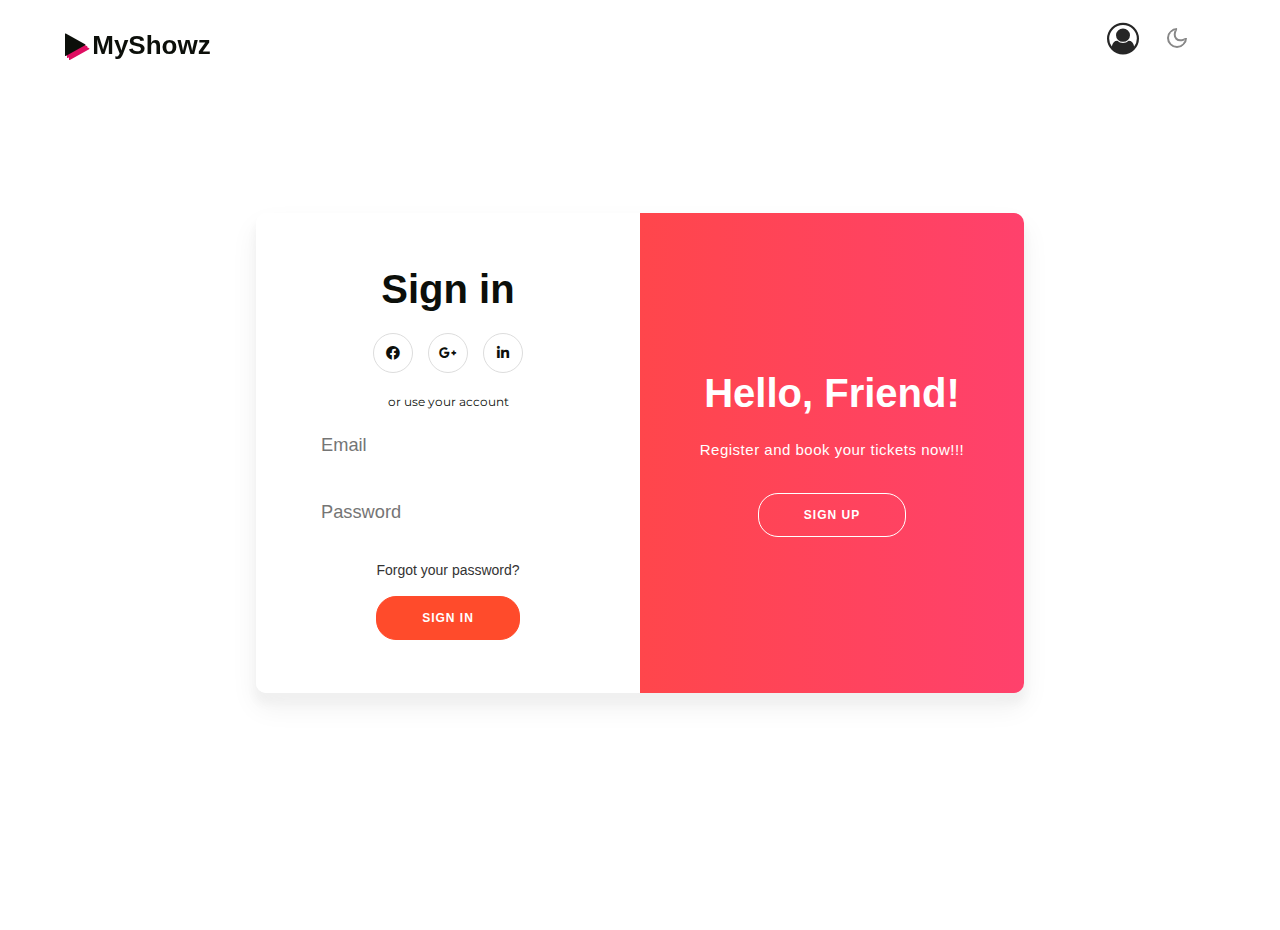
<file: sign_in.html>
<!DOCTYPE html>
<html lang="en">

<head>
	<meta charset="UTF-8">
	<meta http-equiv="X-UA-Compatible" content="IE=edge">
	<meta name="viewport" content="width=device-width, initial-scale=1.0">
	<title>Signin</title>
	<link rel="stylesheet" type="text/css" href="assets/css/as-alert-message.min.css">
	<link rel="stylesheet" type="text/css"
		href="https://cdnjs.cloudflare.com/ajax/libs/font-awesome/5.14.0/css/all.min.css">
	<link rel="stylesheet" type="text/css" href="assets/css/style-starter.css">
	<link rel="stylesheet" type="text/css" href="assets/css/sign-in.css">
</head>

<body>
	<header id="site-header" class="w3l-header fixed-top">
		<!--/nav-->
		<nav class="navbar navbar-expand-lg navbar-light fill px-lg-0 py-0 px-3">
			<div class="container">
				<h1><a class="navbar-brand" href="index.html"><span class="fa fa-play icon-log"
							aria-hidden="true"></span>
							MyShowz </a></h1>
				<div class="collapse navbar-collapse" id="navbarSupportedContent">
				</div>
				<div class="Login_SignUp" id="login_s">
					<!-- style="font-size: 2rem ; display: inline-block; position: relative;" -->
					<!-- <li class="nav-item"> -->
					<a class="nav-link" href="sign_in.html"><i class="fa fa-user-circle-o"></i></a>
					<!-- </li> -->
				</div>
				<!-- toggle switch for light and dark theme -->
				<div class="mobile-position">
					<nav class="navigation">
						<div class="theme-switch-wrapper">
							<label class="theme-switch" for="checkbox">
								<input type="checkbox" id="checkbox">
								<div class="mode-container">
									<i class="gg-sun"></i>
									<i class="gg-moon"></i>
								</div>
							</label>
						</div>
					</nav>
				</div>
			</div>
		</nav>
	</header>

	<div class="container_signup_signin" id="container_signup_signin">
		<div class="form-container sign-up-container">
			<form name="sign-up-form" action="#" onsubmit="return signUpValidateForm()">
				<h1>Create Account</h1>
				<div class="social-container">
					<a href="#" class="social"><i class="fab fa-facebook-f"></i></a>
					<a href="#" class="social"><i class="fab fa-google-plus-g"></i></a>
					<a href="#" class="social"><i class="fab fa-linkedin-in"></i></a>
				</div>
				<span>or use your email for registration</span>
				<input name="sign-up-name" type="text" placeholder="Name" />
				<input name="sign-up-email" type="email" placeholder="Email" />
				<input name="sign-up-passwd" type="password" placeholder="Password" />
				<button>Sign Up</button>
			</form>
		</div>
		<div class="form-container sign-in-container">
			<form name="sign-in-form" style="color: var(--theme-title);" action="#"
				onsubmit="return signInValidateForm()">
				<h1>Sign in</h1>
				<div class="social-container">
					<a href="#" class="social" style="color: var(--theme-title);"><i class="fab fa-facebook-f"></i></a>
					<a href="#" class="social" style="color: var(--theme-title);"><i
							class="fab fa-google-plus-g"></i></a>
					<a href="#" class="social" style="color: var(--theme-title);"><i class="fab fa-linkedin-in"></i></a>
				</div>
				<span>or use your account</span>
				<input name="sign-in-email" type="email" placeholder="Email" />
				<input name="sign-in-passwd" type="password" placeholder="Password" />
				<a href="#">Forgot your password?</a>
				<button>Sign In</button>
			</form>
		</div>
		<div class="overlay-container">
			<div class="overlay">
				<div class="overlay-panel overlay-left">
					<h1>Welcome Back!</h1>
					<p>To keep connected with us please login with your login details</p>
					<button class="ghost" id="signIn">Sign In</button>
				</div>
				<div class="overlay-panel overlay-right">
					<h1>Hello, Friend!</h1>
					<p>Register and book your tickets now!!!</p>
					<button class="ghost" id="signUp">Sign Up</button>
				</div>
			</div>
		</div>
	</div>

	<script type="text/javascript" src="assets/js/as-alert-message.min.js"></script>
	<script src="assets/js/jquery-3.3.1.min.js"></script>
	<!--/theme-change-->
	<script src="assets/js/theme-change.js"></script>
	<!-- disable body scroll which navbar is in active -->
	<script>
		$(function () {
			$('.navbar-toggler').click(function () {
				$('body').toggleClass('noscroll');
			})
		});
	</script>
	<!-- disable body scroll which navbar is in active -->
	<!--/MENU-JS-->
	<script>
		$(window).on("scroll", function () {
			var scroll = $(window).scrollTop();

			if (scroll >= 80) {
				$("#site-header").addClass("nav-fixed");
			} else {
				$("#site-header").removeClass("nav-fixed");
			}
		});

		//Main navigation Active Class Add Remove
		$(".navbar-toggler").on("click", function () {
			$("header").toggleClass("active");
		});
		$(document).on("ready", function () {
			if ($(window).width() > 991) {
				$("header").removeClass("active");
			}
			$(window).on("resize", function () {
				if ($(window).width() > 991) {
					$("header").removeClass("active");
				}
			});
		});
	</script>
	<script src="assets/js/bootstrap.min.js"></script>

	<script type="text/javascript" src="assets/js/sign-in.js"></script>

</body>

</html>
</file>
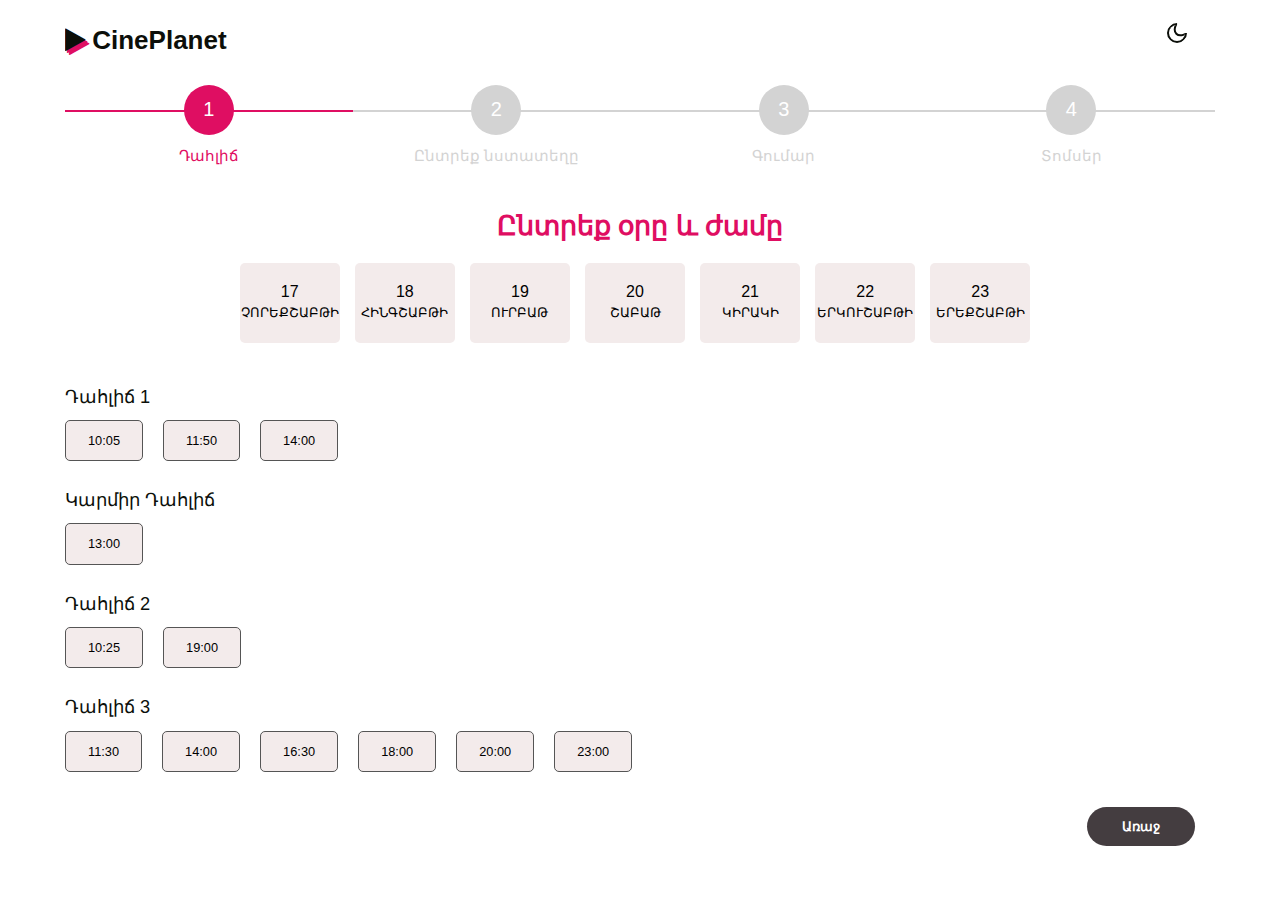
<file: ticket-booking.html>
<!DOCTYPE html>
<html>

<head>
  <meta charset="utf-8">
  <meta name="viewport" content="width=device-width, initial-scale=1">
  <title>Ամրագրման Էջ</title>
  <link rel="stylesheet" type="text/css" href="assets/css/style-starter.css">
  <link rel="stylesheet" href="https://npmcdn.com/flickity@2/dist/flickity.css">
  <link rel="stylesheet" type="text/css" href="assets/css/progress.css">
  <link rel="icon" href="./assets/images/pngwing.com.png" type="image/icon type">
  <link rel="stylesheet" type="text/css" href="assets/css/ticket-booking.css">

  <!-- ..............For progress-bar............... -->
  <link rel="stylesheet" type="text/css" href="assets/css/e-ticket.css">

  <link rel="stylesheet" type="text/css" href="assets/css/payment.css" />
  <link href="https://fonts.googleapis.com/css?family=Yanone+Kaffeesatz:400,700" rel="stylesheet">
</head>

<body>
  <header id="site-header" class="w3l-header fixed-top">

    <!--/nav-->
    <nav class="navbar navbar-expand-lg navbar-light fill px-lg-0 py-0 px-3">
      <div class="container">
        <h1><a class="navbar-brand" href="index.html"><span class="fa fa-play icon-log" aria-hidden="true"></span>
            CinePlanet </a></h1>
        
        <div class="collapse navbar-collapse" id="navbarSupportedContent">
        </div>

        
        <!-- toggle switch for light and dark theme -->
        <div class="mobile-position">
          <nav class="navigation">
            <div class="theme-switch-wrapper">
              <label class="theme-switch" for="checkbox">
                <input type="checkbox" id="checkbox">
                <div class="mode-container">
                  <i class="gg-sun"></i>
                  <i class="gg-moon"></i>
                </div>
              </label>
            </div>
          </nav>
        </div>
      </div>
    </nav>
  </header>

  <div class="container" id="progress-container-id">
    <div class="row">
      <div class="col">
        <div class="px-0 pt-4 pb-0 mt-3 mb-3">
          <form id="form">
            <ul id="progressbar" class="progressbar-class">
              <li class="active" id="step1">Դահլիճ</li>
              <li id="step2" class="not_active">Ընտրեք նստատեղը</li>
              <li id="step3" class="not_active">Գումար</li>
              <li id="step4" class="not_active">Տոմսեր</li>
            </ul>
            <br>
            <fieldset>
              <div id="screen-select-div">
                <h2>Ընտրեք օրը և ժամը </h2>
                <div class="carousel carousel-nav" data-flickity='{"contain": true, "pageDots": false }'>
                  <div class="carousel-cell" id="1" onclick="myFunction(1)">
                    <div class="date-numeric">17</div>
                    <div class="date-day">Չորեքշաբթի</div>
                  </div>

                  <div class="carousel-cell" id="2" onclick="myFunction(2)">
                    <div class="date-numeric">18</div>
                    <div class="date-day">Հինգշաբթի</div>
                  </div>
                  <div class="carousel-cell" id="3" onclick="myFunction(3)">
                    <div class="date-numeric">19</div>
                    <div class="date-day">Ուրբաթ</div>
                  </div>
                  <div class="carousel-cell" id="4" onclick="myFunction(4)">
                    <div class="date-numeric">20</div>
                    <div class="date-day">Շաբաթ</div>
                  </div>
                  <div class="carousel-cell" id="5" onclick="myFunction(5)">
                    <div class="date-numeric">21</div>
                    <div class="date-day">Կիրակի</div>
                  </div>
                  <div class="carousel-cell" id="6" onclick="myFunction(6)">
                    <div class="date-numeric">22</div>
                    <div class="date-day">Երկուշաբթի</div>
                  </div>
                  <div class="carousel-cell" id="7" onclick="myFunction(7)">
                    <div class="date-numeric">23</div>
                    <div class="date-day">Երեքշաբթի</div>
                  </div>
                </div>
               <class="time-ul">
                  <li class="time-li">
                    <div class="screens">
                      Դահլիճ 1
                    </div>
                    <div class="time-btn">
                      <button class="screen-time" onclick="timeFunction()">
                        10:05 
                      </button>
                      <button class="screen-time" onclick="timeFunction()">
                        11:50 
                      </button>
                      <button class="screen-time" onclick="timeFunction()">
                        14:00 
                      </button>
                    </div>
                  </li>
                  <li class="time-li">
                    <div class="screens">
                      Կարմիր Դահլիճ
                    </div>
                    <div class="time-btn">
                      <button class="screen-time" onclick="timeFunction()">
                        13:00 
                      </button>
                    </div>
                  </li>
                  <li class="time-li">
                    <div class="screens">
                      Դահլիճ 2
                    </div>
                    <div class="time-btn">
                      <button class="screen-time" onclick="timeFunction()">
                        10:25 
                      </button>
                      <button class="screen-time" onclick="timeFunction()">
                        19:00 
                      </button>
                    </div>
                  </li>
                  <li class="time-li">
                    <div class="screens">
                      Դահլիճ 3
                    </div>
                    <div class="time-btn">
                      <button class="screen-time" onclick="timeFunction()">
                        11:30 
                      </button>
                      <button class="screen-time" onclick="timeFunction()">
                        14:00 
                      </button>
                      <button class="screen-time" onclick="timeFunction()">
                        16:30 
                      </button>
                      <button class="screen-time" onclick="timeFunction()">
                        18:00 
                      </button>
                      <button class="screen-time" onclick="timeFunction()">
                        20:00 
                      </button>
                      <button class="screen-time" onclick="timeFunction()">
                        23:00 
                      </button>
                    </div>
                  </li>
                 

                </ul>
              </div>
              <input id="screen-next-btn" type="button" name="next-step" class="next-step" value="Առաջ"
                disabled />
            </fieldset>
            <fieldset>

              <div>
                <iframe id="seat-sel-iframe"
                  style="  box-shadow: 0 14px 12px 0 var(--theme-border), 0 10px 50px 0 var(--theme-border); width: 800px; height: 550px; display: block; margin-left: auto; margin-right: auto;"
                  src="seat_selection/seat_sel.html"></iframe>
              </div>
              <br>
              <input type="button" name="next-step" class="next-step" value="Առաջ" />
              <input type="button" name="previous-step" class="previous-step" value="Հետ" />
            </fieldset>
            <fieldset>
              <!-- Payment Page -->
              <div id="payment_div">
                <div class="payment-row">
                  <div class="col-75">
                    <div class="payment-container">
                      <div class="payment-row">
                        <div class="col-50">
                          <h3 id="payment-h3">Գումար</h3>
                          <div class="payment-row payment">
                            <div class="col-50 payment">
                              <label for="card" class="method card">
                                <div class="icon-container">
                                  <i class="fa fa-cc-visa" style="color: navy"></i>
                                  <i class="fa fa-cc-amex" style="color: blue"></i>
                                  <i class="fa fa-cc-mastercard" style="color: red"></i>
                                  <i class="fa fa-cc-discover" style="color: orange"></i>
                                </div>
                                <div class="radio-input">
                                  <input type="radio" id="card" />
                                  Վճարիր  քարտով
                                </div>
                              </label>
                            </div>
                            <div class="col-50 payment">
                              <label for="paypal" class="method paypal">
                                <div class="icon-container">
                                  <i class="fa fa-paypal" style="color: navy"></i>
                                </div>
                                <div class="radio-input">
                                  <input id="paypal" type="radio" checked>
                                  Վճարիր PayPal-ի օգնությամբ
                                </div>
                              </label>
                            </div>
                          </div>

                          <div class="payment-row">
                            <div class="col-50">
                              <label for="cname">Անուն </label>
                              <input type="text" id="cname" name="cardname" placeholder="Անուն " required />
                            </div>
                            <div class="col-50">
                              <label for="ccnum">Քարտի թվեր</label>
                              <input type="text" id="ccnum" name="cardnumber" placeholder="xxxx-xxxx-xxxx-xxxx"
                                required />
                            </div>
                          </div>
                          <div class="payment-row">
                            <div class="col-50">
                              <label for="expmonth">Ազգանուն</label>
                              <input type="text" id="expmonth" name="expmonth" placeholder="Ազգանուն" required />
                            </div>
                            <div class="col-50">
                              <div class="payment-row">
                                <div class="col-50">
                                  <label for="expyear">Ամիս/Տարի</label>
                                  <input type="text" id="expyear" name="expyear" placeholder="Ամիս/Տարի" required />
                                </div>
                                <div class="col-50">
                                  <label for="cvv">CVV</label>
                                  <input type="text" id="cvv" name="cvv" placeholder="xxx" required />
                                </div>
                              </div>
                            </div>
                          </div>
                        </div>
                      </div>
                    </div>
                  </div>
                </div>
              </div>
              <input type="button" name="next-step" class="next-step pay-btn" value="Հաստատել վճարումը" />
              <input type="button" name="previous-step" class="cancel-pay-btn" value="Չեղարկել վճարումը"
                onclick="location.href='index.html';" />
            </fieldset>
            <fieldset>
              <h2>Տոմս</h2>
              <div class="ticket-body">
                <div class="ticket">
                  <div class="holes-top"></div>
                  <div class="title">
                    <p class="cinema">CinePlanet</p>
                    <p class="movie-title"></p>
                  </div>
                  <div class="poster">
                    <img src="./assets/images/frame.png"
                      alt="Movie: Only God Forgives" />
                  </div>
                  <div class="info">
                    <table class="info-table ticket-table">
                      <tr>
                        <th>Դահլիճ</th>
                        <th>Շարք</th>
                        <th>Նստատեղ</th>
                      </tr>
                      <tr>
                        <td class="bigger">18</td>
                        <td class="bigger">Շարք</td>
                        <td class="bigger">24</td>
                      </tr>
                    </table>
                    <table class="info-table ticket-table">
                      <tr>
                        <th>Գին</th>
                        <th>Ամսաթիվ</th>
                        <th>Ժամ</th>
                      </tr>
                      <tr>
                        <td>2000 Դ</td>
                        <td>27/05/23</td>
                        <td>19:30</td>
                      </tr>
                    </table>
                  </div>
                  <div class="holes-lower"></div>
                  <div class="serial">
                    <table class="barcode ticket-table">
                      <tr>
                        <td style="background-color:black;"></td>
                        <td style="background-color:black;"></td>
                        <td style="background-color:white;"></td>
                        <td style="background-color:black;"></td>
                        <td style="background-color:white;"></td>
                        <td style="background-color:white;"></td>
                        <td style="background-color:black;"></td>
                        <td style="background-color:black;"></td>
                        <td style="background-color:white;"></td>
                        <td style="background-color:black;"></td>
                        <td style="background-color:white;"></td>
                        <td style="background-color:white;"></td>
                        <td style="background-color:black;"></td>
                        <td style="background-color:white;"></td>
                        <td style="background-color:black;"></td>
                        <td style="background-color:white;"></td>
                        <td style="background-color:white;"></td>
                        <td style="background-color:black;"></td>
                        <td style="background-color:black;"></td>
                        <td style="background-color:white;"></td>
                        <td style="background-color:black;"></td>
                        <td style="background-color:black;"></td>
                        <td style="background-color:white;"></td>
                        <td style="background-color:white;"></td>
                        <td style="background-color:black;"></td>
                        <td style="background-color:white;"></td>
                        <td style="background-color:white;"></td>
                        <td style="background-color:black;"></td>
                        <td style="background-color:white;"></td>
                        <td style="background-color:black;"></td>
                        <td style="background-color:white;"></td>
                        <td style="background-color:white;"></td>
                        <td style="background-color:black;"></td>
                        <td style="background-color:white;"></td>
                        <td style="background-color:black;"></td>
                        <td style="background-color:black;"></td>
                        <td style="background-color:white;"></td>
                        <td style="background-color:white;"></td>
                        <td style="background-color:black;"></td>
                        <td style="background-color:white;"></td>
                        <td style="background-color:black;"></td>
                        <td style="background-color:white;"></td>
                        <td style="background-color:white;"></td>
                        <td style="background-color:black;"></td>
                        <td style="background-color:white;"></td>
                        <td style="background-color:black;"></td>
                        <td style="background-color:black;"></td>
                        <td style="background-color:white;"></td>
                        <td style="background-color:white;"></td>
                        <td style="background-color:black;"></td>
                        <td style="background-color:black;"></td>
                        <td style="background-color:black;"></td>
                        <td style="background-color:black;"></td>
                        <td style="background-color:white;"></td>
                        <td style="background-color:black;"></td>
                        <td style="background-color:white;"></td>
                        <td style="background-color:black;"></td>
                        <td style="background-color:black;"></td>
                        <td style="background-color:white;"></td>
                        <td style="background-color:white;"></td>
                        <td style="background-color:black;"></td>
                        <td style="background-color:white;"></td>
                        <td style="background-color:black;"></td>
                        <td style="background-color:white;"></td>
                        <td style="background-color:black;"></td>
                        <td style="background-color:black;"></td>
                        <td style="background-color:white;"></td>
                        <td style="background-color:black;"></td>
                        <td style="background-color:black;"></td>
                        <td style="background-color:white;"></td>
                        <td style="background-color:white;"></td>
                        <td style="background-color:black;"></td>
                        <td style="background-color:white;"></td>
                        <td style="background-color:white;"></td>
                        <td style="background-color:white;"></td>
                        <td style="background-color:black;"></td>
                        <td style="background-color:white;"></td>
                        <td style="background-color:black;"></td>
                        <td style="background-color:black;"></td>
                        <td style="background-color:black;"></td>
                        <td style="background-color:white;"></td>
                        <td style="background-color:black;"></td>
                        <td style="background-color:white;"></td>
                        <td style="background-color:black;"></td>
                        <td style="background-color:white;"></td>
                        <td style="background-color:white;"></td>
                        <td style="background-color:black;"></td>
                        <td style="background-color:black;"></td>
                        <td style="background-color:black;"></td>
                        <td style="background-color:white;"></td>
                        <td style="background-color:black;"></td>
                        <td style="background-color:white;"></td>
                        <td style="background-color:black;"></td>
                        <td style="background-color:white;"></td>
                        <td style="background-color:black;"></td>
                        <td style="background-color:black;"></td>
                        <td style="background-color:white;"></td>
                        <td style="background-color:black;"></td>
                        <td style="background-color:white;"></td>
                        <td style="background-color:black;"></td>
                        <td style="background-color:white;"></td>
                        <td style="background-color:white;"></td>
                        <td style="background-color:white;"></td>
                        <td style="background-color:black;"></td>
                        <td style="background-color:white;"></td>
                        <td style="background-color:black;"></td>
                        <td style="background-color:black;"></td>
                        <td style="background-color:white;"></td>
                        <td style="background-color:black;"></td>
                        <td style="background-color:white;"></td>
                        <td style="background-color:white;"></td>
                        <td style="background-color:white;"></td>
                        <td style="background-color:black;"></td>
                        <td style="background-color:white;"></td>
                        <td style="background-color:black;"></td>
                        <td style="background-color:white;"></td>
                      </tr>
                    </table>
                    <table class="numbers ticket-table">
                      <tr>
                        <td>9</td>
                        <td>1</td>
                        <td>7</td>
                        <td>3</td>
                        <td>7</td>
                        <td>5</td>
                        <td>4</td>
                        <td>4</td>
                        <td>4</td>
                        <td>5</td>
                        <td>4</td>
                        <td>1</td>
                        <td>4</td>
                        <td>7</td>
                        <td>8</td>
                        <td>7</td>
                        <td>3</td>
                        <td>4</td>
                        <td>1</td>
                        <td>4</td>
                        <td>5</td>
                        <td>2</td>
                      </tr>
                    </table>
                  </div>
                </div>
              </div>
              <input type="button" name="previous-step" class="home-page-btn" value="Գլխավոր Էջ"
                onclick="location.href='index.html';" />
            </fieldset>
          </form>
        </div>
      </div>
    </div>
  </div>
</body>
<script>
  let prevId = "1";

  window.onload = function () {
    document.getElementById("screen-next-btn").disabled = true;
  }

  function timeFunction() {
    document.getElementById("screen-next-btn").disabled = false;
  }

  function myFunction(id) {
    document.getElementById(prevId).style.background = "rgb(243, 235, 235)";
    document.getElementById(id).style.background = "#df0e62";
    prevId = id;
  }
</script>

<script src="https://npmcdn.com/flickity@2/dist/flickity.pkgd.js"></script>
<script type="text/javascript" src='https://stackpath.bootstrapcdn.com/bootstrap/4.3.1/js/bootstrap.bundle.min.js'>
</script>
<script type="text/javascript" src='https://cdnjs.cloudflare.com/ajax/libs/jquery/3.2.1/jquery.min.js'></script>
<script src="assets/js/theme-change.js"></script>

<script type="text/javascript" src="assets/js/ticket-booking.js"></script>

</html>
</file>
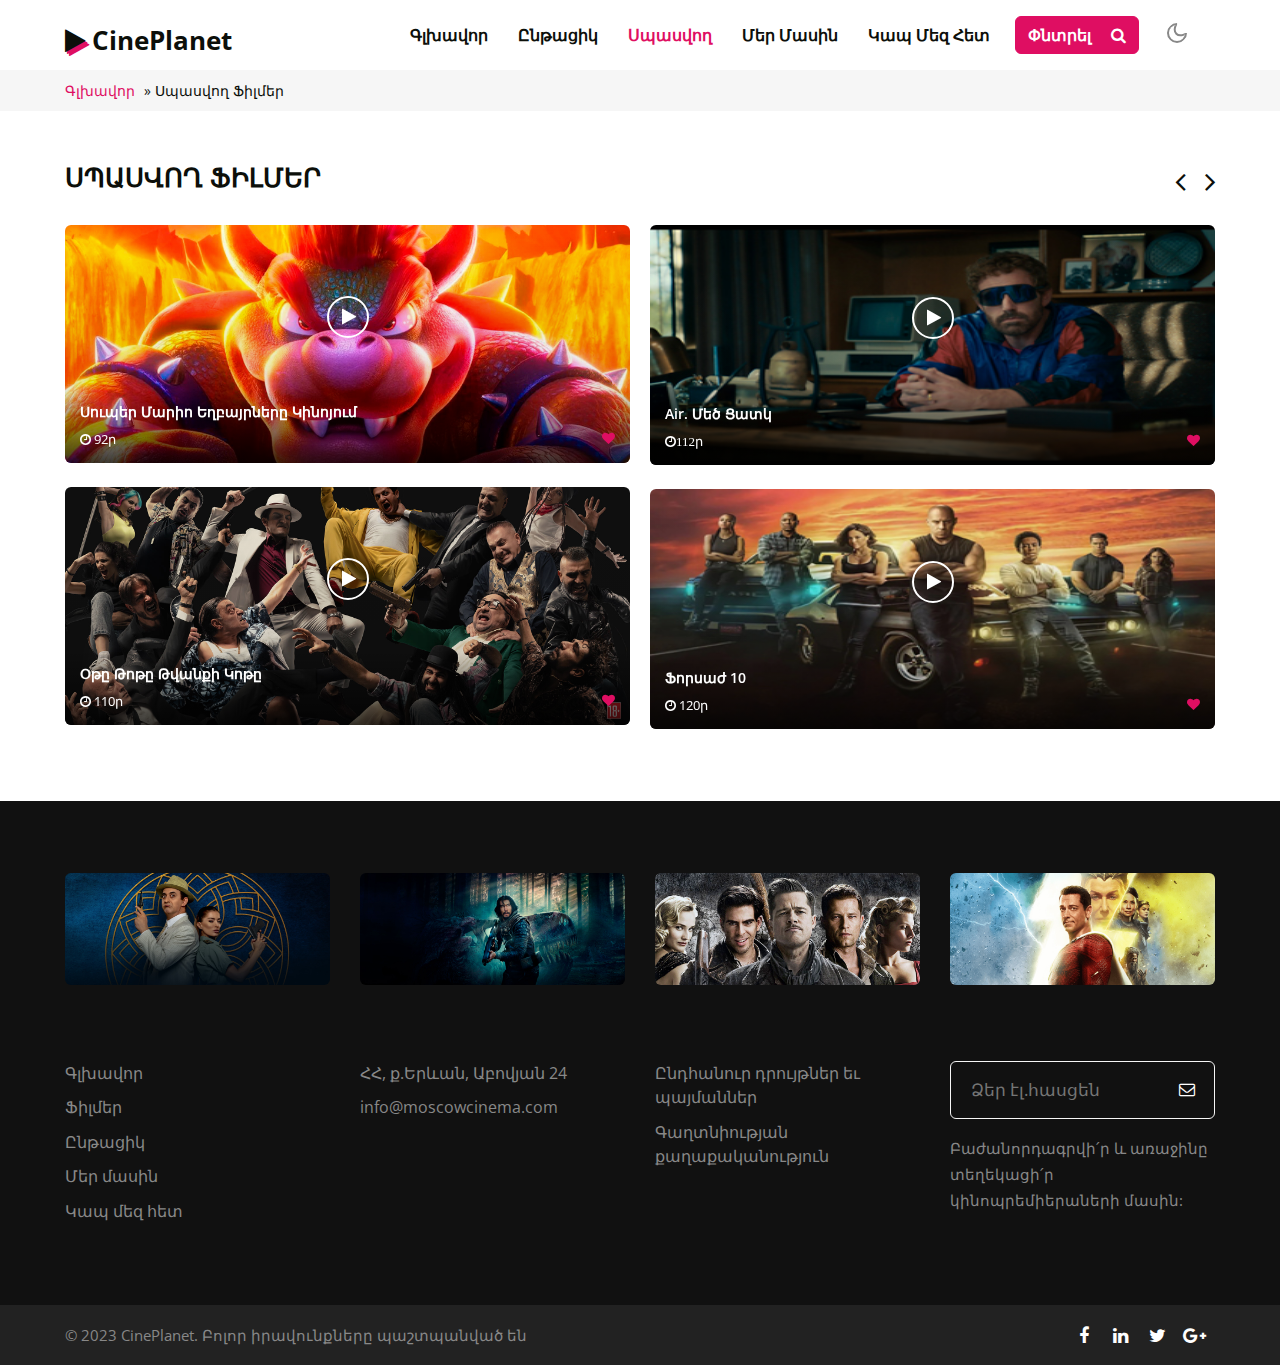
<file: yntaciq.html>
<!doctype html>
<html lang="zxx">

<head>
	<!-- Required meta tags -->
	<meta charset="utf-8">
	<meta name="viewport" content="width=device-width, initial-scale=1, shrink-to-fit=no">
	<title>Սպասվող</title>
	<link rel="icon" href="./assets/images/pngwing.com.png" type="image/icon type">
	<link rel="stylesheet" href="assets/css/style-starter.css">
	<link href="//fonts.googleapis.com/css2?family=Open+Sans:ital,wght@0,300;0,400;0,600;0,700;1,600&display=swap"
		rel="stylesheet">
	
</head>

<body>
	<!-- header -->
	<header id="site-header" class="w3l-header fixed-top">
		<!--/nav-->
		<nav class="navbar navbar-expand-lg navbar-light fill px-lg-0 py-0 px-3">
			<div class="container">
				<h1><a class="navbar-brand" href="index.html"><span class="fa fa-play icon-log"
							aria-hidden="true"></span>
							CinePlanet </a></h1>
				<!-- if logo is image enable this   
							<a class="navbar-brand" href="#index.html">
								<img src="image-path" alt="Your logo" title="Your logo" style="height:35px;" />
							</a> -->
				<button class="navbar-toggler collapsed" type="button" data-toggle="collapse"
					data-target="#navbarSupportedContent" aria-controls="navbarSupportedContent" aria-expanded="false"
					aria-label="Toggle navigation">
					<!-- <span class="navbar-toggler-icon"></span> -->
					<span class="fa icon-expand fa-bars"></span>
					<span class="fa icon-close fa-times"></span>
				</button>

				<div class="collapse navbar-collapse" id="navbarSupportedContent">
					<ul class="navbar-nav ml-auto">
						<li class="nav-item">
							<a class="nav-link" href="index.html">Գլխավոր</a>
						</li>
						<li class="nav-item">
							<a class="nav-link" href="movies.html">Ընթացիկ</a>
						</li>
						<li class="nav-item  active">
							<a class="nav-link" href="yntaciq.html">Սպասվող</a>
						</li>
						<li class="nav-item">
							<a class="nav-link" href="about.html">Մեր մասին</a>
						</li>
						<li class="nav-item">
							<a class="nav-link" href="Contact_Us.html">Կապ մեզ հետ</a>
						</li>
					</ul>

					<!--/search-right-->
					<!--/search-right-->
					<div class="search-right">
						<a href="#search" class="btn search-hny mr-lg-3 mt-lg-0 mt-4" title="search">Փնտրել <span
								class="fa fa-search ml-3" aria-hidden="true"></span></a>
						<!-- search popup -->
						<div id="search" class="pop-overlay">
							<div class="popup">
								<form action="#" method="post" class="search-box">
									<input type="search" placeholder="Փնտրել" name="search"
										required="required" autofocus="">
									<button type="submit" class="btn"><span class="fa fa-search"
											aria-hidden="true"></span></button>
								</form>
								<div class="browse-items">
									<h3 class="hny-title two mt-md-5 mt-4">Տեսնել բոլորը</h3>
									<ul class="search-items">
										<li><a href="movies.html">Մարտաֆիլմ</a></li>
										<li><a href="movies.html">Դրամա</a></li>
										<li><a href="movies.html">Ընտանեկան</a></li>
										<li><a href="movies.html">Դետեկտիվ</a></li>
										<li><a href="movies.html">Կատակերգություն</a></li>
										<li><a href="movies.html">Սարսափ</a></li>
										<li><a href="movies.html">Քաղաքական դրամա</a></li>
									
									</ul>
								</div>
							</div>
							<a class="close" href="#close">×</a>
						</div>
						<!-- /search popup -->
						<!--/search-right-->
					</div>
					

				</div>
				<!-- toggle switch for light and dark theme -->
				<div class="mobile-position">
					<nav class="navigation">
						<div class="theme-switch-wrapper">
							<label class="theme-switch" for="checkbox">
								<input type="checkbox" id="checkbox">
								<div class="mode-container">
									<i class="gg-sun"></i>
									<i class="gg-moon"></i>
								</div>
							</label>
						</div>
					</nav>
				</div>
			</div>
		</nav>
	</header>
	<!--/breadcrumbs -->
	<div class="w3l-breadcrumbs">
		<nav id="breadcrumbs" class="breadcrumbs">
			<div class="container page-wrapper">
				<a href="index.html">Գլխավոր</a> » <span class="breadcrumb_last" aria-current="page">Սպասվող Ֆիլմեր</span>
			</div>
		</nav>
	</div>
	<!--/movies -->
	<!--grids-sec1-->
	<section class="w3l-grids">
		<div class="grids-main py-4">
			<div class="container py-lg-4">
				<div class="headerhny-title">
					<h3 class="hny-title">Սպասվող ֆիլմեր</h3>
				</div>
				<div class="owl-four owl-carousel owl-theme">
					<div class="item vhny-grid">
						<div class="box16">
							<a href="#">
								<figure>
									<img class="img-fluid" src="assets/images/spasvox1.jpg" alt="">
								</figure>
								<div class="box-content">
									<h3 class="title">Սուպեր Մարիո եղբայրները կինոյում</h3>
									<h4> <span class="post"><span class="fa fa-clock-o"> </span> 92ր

										</span>

										<span class="post fa fa-heart text-right"></span>
									</h4>
								</div>
								<span class="fa fa-play video-icon" aria-hidden="true"></span>
							</a>
						</div>
						<div class="box16 mt-4">
							<a href="#">
								<figure>
									<img class="img-fluid" src="assets/images/սպասվող.jpg" alt="">
								</figure>
								<div class="box-content">
									<h3 class="title">Օթը Թոթը Թվանքի Կոթը</h3>
									<h4> <span class="post"><span class="fa fa-clock-o"> </span> 110ր

										</span>

										<span class="post fa fa-heart text-right"></span>
									</h4>
								</div>
								<span class="fa fa-play video-icon" aria-hidden="true"></span>
							</a>
						</div>
					</div>
					<div class="item vhny-grid">
						<div class="box16">
							<a href="#">
								<figure>
									<img class="img-fluid" src="assets/images/սպասվող2.jpg" alt="" style="
									height: 240px;"
								>
								</figure>
								<div class="box-content">
									<h3 class="title">Air. Մեծ ցատկ</h3>
									<h4> <span class="post"><span class="fa fa-clock-o">112ր </span>

										</span>

										<span class="post fa fa-heart text-right"></span>
									</h4>
								</div>
								<span class="fa fa-play video-icon" aria-hidden="true"></span>
							</a>
						</div>
						<div class="box16 mt-4">
							<a href="#">
								<figure>
									<img class="img-fluid" src="assets/images/սպասվող 3.jpg" alt=""   style="
									height: 240px;
								">
								</figure>
								<div class="box-content">
									<h3 class="title">Ֆորսաժ 10</h3>
									<h4> <span class="post"><span class="fa fa-clock-o"> </span> 120ր

										</span>

										<span class="post fa fa-heart text-right"></span>
									</h4>
								</div>
								<span class="fa fa-play video-icon" aria-hidden="true"></span>
							</a>
						</div>
					</div>
					<div class="item vhny-grid">
						<div class="box16">
							<a href="#">
								<figure>
									<img class="img-fluid" src="assets/images/սպասվող 4.jpg" alt=""    style="
									height: 240px;
								">

								</figure>
								<div class="box-content">
									<h3 class="title">Ռենֆիլդ</h3>
									<h4> <span class="post"><span class="fa fa-clock-o"> </span> 97ր

										</span>

										<span class="post fa fa-heart text-right"></span>
									</h4>
								</div>
								<span class="fa fa-play video-icon" aria-hidden="true"></span>
							</a>
						</div>
						<div class="box16 mt-4">
							<a href="#">
								<figure>
									<img class="img-fluid" src="assets/images/սպասվող 5.jpg" alt="">
								</figure>
								<div class="box-content">
									<h3 class="title">Անփառունակ սրիկաները (ENG)</h3>
									<h4> <span class="post"><span class="fa fa-clock-o"> 153ր</span> 

										</span>

										<span class="post fa fa-heart text-right"></span>
									</h4>
								</div>
								<span class="fa fa-play video-icon" aria-hidden="true"></span>
							</a>
						</div>
					</div>
				</div>
			</div>
		</div>
	</section>



	<footer class="w3l-footer">
		<section class="footer-inner-main">
			<div class="footer-hny-grids py-5">
				<div class="container py-lg-4">
					<div class="text-txt">
						<div class="right-side">
							<div class="row footer-about">
								<div class="col-md-3 col-6 footer-img mb-lg-0 mb-4">
									<a href="movies.html"><img class="img-fluid" src="assets/images/banner1.jpg"
											alt=""></a>
								</div>
								<div class="col-md-3 col-6 footer-img mb-lg-0 mb-4">
									<a href="movies.html"><img class="img-fluid" src="assets/images/banner2.jpg"
											alt=""></a>
								</div>
								<div class="col-md-3 col-6 footer-img mb-lg-0 mb-4">
									<a href="movies.html"><img class="img-fluid" src="assets/images/սպասվող 5.jpg"
											alt=""></a>
								</div>
								<div class="col-md-3 col-6 footer-img mb-lg-0 mb-4">
									<a href="movies.html"><img class="img-fluid" src="assets/images/banner4.jpg"
											alt=""></a>
								</div>
							</div>
							<div class="row footer-links">


								<div class="col-md-3 col-sm-6 sub-two-right mt-5">
									<h6></h6>
									<ul>
										<li><a href="index.html">Գլխավոր</a></li>
										<li><a href="movies.html">Ֆիլմեր</a></li>
										<li><a href="yntaciq.html">Ընթացիկ</a></li>
										<li><a href="about.html">Մեր մասին</a></li>
										<li><a href="Contact_Us.html">Կապ մեզ հետ</a></li>

									</ul>
								</div>
								<div class="col-md-3 col-sm-6 sub-two-right mt-5">
									<h6></h6>
									<ul>
										<li><a href="#">
											ՀՀ, ք.Երևան, Աբովյան 24</a> </li>
										<li><a href="#">info@moscowcinema.com</a> </li>
										
									</ul>
								</div>
								<div class="col-md-3 col-sm-6 sub-two-right mt-5">
									<h6></h6>
									<ul>
										
										<li><a href="#">Ընդհանուր դրույթներ եւ պայմաններ</a></li>
										<li><a href="#">Գաղտնիության քաղաքականություն</a></li>
									</ul>
								</div>
								
								<div class="col-md-3 col-sm-6 sub-two-right mt-5 ">
									<h6></h6>
									<form action="#" class="subscribe mb-3" method="post">
										<input type="email" name="email" placeholder="Ձեր էլ.հասցեն" required="">
										<button><span class="fa fa-envelope-o"></span></button>
									</form>
									<p>Բաժանորդագրվի՛ր և առաջինը տեղեկացի՛ր կինոպրեմիերաների մասին:
									</p>
								</div>
							</div>
						</div>
					</div>
				</div>
			</div>
			</div>
			<div class="below-section">
				<div class="container">
					<div class="copyright-footer">
						<div class="columns text-lg-left">
							<p>&copy; 2023 CinePlanet. Բոլոր իրավունքները պաշտպանված են</p>
					   </div>

						<ul class="social text-lg-right">
							<li><a href="#facebook"><span class="fa fa-facebook" aria-hidden="true"></span></a>
							</li>
							<li><a href="#linkedin"><span class="fa fa-linkedin" aria-hidden="true"></span></a>
							</li>
							<li><a href="#twitter"><span class="fa fa-twitter" aria-hidden="true"></span></a>
							</li>
							<li><a href="#google"><span class="fa fa-google-plus" aria-hidden="true"></span></a>
							</li>

						</ul>
					</div>
				</div>
			</div>
			<!-- move top -->
			<button onclick="topFunction()" id="movetop" title="Go to top">
				<span class="fa fa-arrow-up" aria-hidden="true"></span>
			</button>
<script>
				// When the user scrolls down 20px from the top of the document, show the button
				window.onscroll = function () {
					scrollFunction()
				};

				function scrollFunction() {
					if (document.body.scrollTop > 20 || document.documentElement.scrollTop > 20) {
						document.getElementById("movetop").style.display = "block";
					} else {
						document.getElementById("movetop").style.display = "none";
					}
				}

				// When the user clicks on the button, scroll to the top of the document
				function topFunction() {
					document.body.scrollTop = 0;
					document.documentElement.scrollTop = 0;
				}
</script>
			<!-- /move top -->

		</section>
	</footer>































    <script>
        // When the user scrolls down 20px from the top of the document, show the button
        window.onscroll = function () {
            scrollFunction()
        };

        function scrollFunction() {
            if (document.body.scrollTop > 20 || document.documentElement.scrollTop > 20) {
                document.getElementById("movetop").style.display = "block";
            } else {
                document.getElementById("movetop").style.display = "none";
            }
        }

        // When the user clicks on the button, scroll to the top of the document
        function topFunction() {
            document.body.scrollTop = 0;
            document.documentElement.scrollTop = 0;
        }
    </script>
    <!-- /move top -->

</section>
</footer>
</body>

</html>
<script src="assets/js/jquery-3.3.1.min.js"></script>
<!--/theme-change-->
<script src="assets/js/theme-change.js"></script>
<script src="assets/js/owl.carousel.js"></script>
<script>
$(document).ready(function () {
$('.owl-four').owlCarousel({
    loop: true,
    margin: 20,
    nav: false,
    responsiveClass: true,
    autoplay: false,
    autoplayTimeout: 5000,
    autoplaySpeed: 1000,
    autoplayHoverPause: false,
    responsive: {
        0: {
            items: 1,
            nav: false
        },
        480: {
            items: 2,
            nav: true
        },
        667: {
            items: 2,
            nav: true
        },
        1000: {
            items: 2,
            nav: true
        }
    }
})
})
</script>
<script>
$(document).ready(function () {
$('.owl-two').owlCarousel({
    loop: true,
    margin: 40,
    nav: false,
    responsiveClass: true,
    autoplay: true,
    autoplayTimeout: 5000,
    autoplaySpeed: 1000,
    autoplayHoverPause: false,
    responsive: {
        0: {
            items: 1,
            nav: false
        },
        480: {
            items: 2,
            nav: true
        },
        667: {
            items: 2,
            margin: 20,
            nav: true
        },
        1000: {
            items: 3,
            nav: true
        }
    }
})
})
</script>
<!-- script for owlcarousel -->
<!-- disable body scroll which navbar is in active -->
<script>
$(function () {
$('.navbar-toggler').click(function () {
    $('body').toggleClass('noscroll');
})
});
</script>
<!-- disable body scroll which navbar is in active -->

<!--/MENU-JS-->
<script>
$(window).on("scroll", function () {
var scroll = $(window).scrollTop();

if (scroll >= 80) {
    $("#site-header").addClass("nav-fixed");
} else {
    $("#site-header").removeClass("nav-fixed");
}
});

//Main navigation Active Class Add Remove
$(".navbar-toggler").on("click", function () {
$("header").toggleClass("active");
});
$(document).on("ready", function () {
if ($(window).width() > 991) {
    $("header").removeClass("active");
}
$(window).on("resize", function () {
    if ($(window).width() > 991) {
        $("header").removeClass("active");
    }
});
});
</script>
<script src="assets/js/easyResponsiveTabs.js"></script>
<script type="text/javascript">
$(document).ready(function () {
//Horizontal Tab
$('#parentHorizontalTab').easyResponsiveTabs({
    type: 'default', //Types: default, vertical, accordion
    width: 'auto', //auto or any width like 600px
    fit: true, // 100% fit in a container
    tabidentify: 'hor_1', // The tab groups identifier
    activate: function (event) { // Callback function if tab is switched
        var $tab = $(this);
        var $info = $('#nested-tabInfo');
        var $name = $('span', $info);
        $name.text($tab.text());
        $info.show();
    }
});
});
</script>

<script src="assets/js/bootstrap.min.js"></script>
</file>
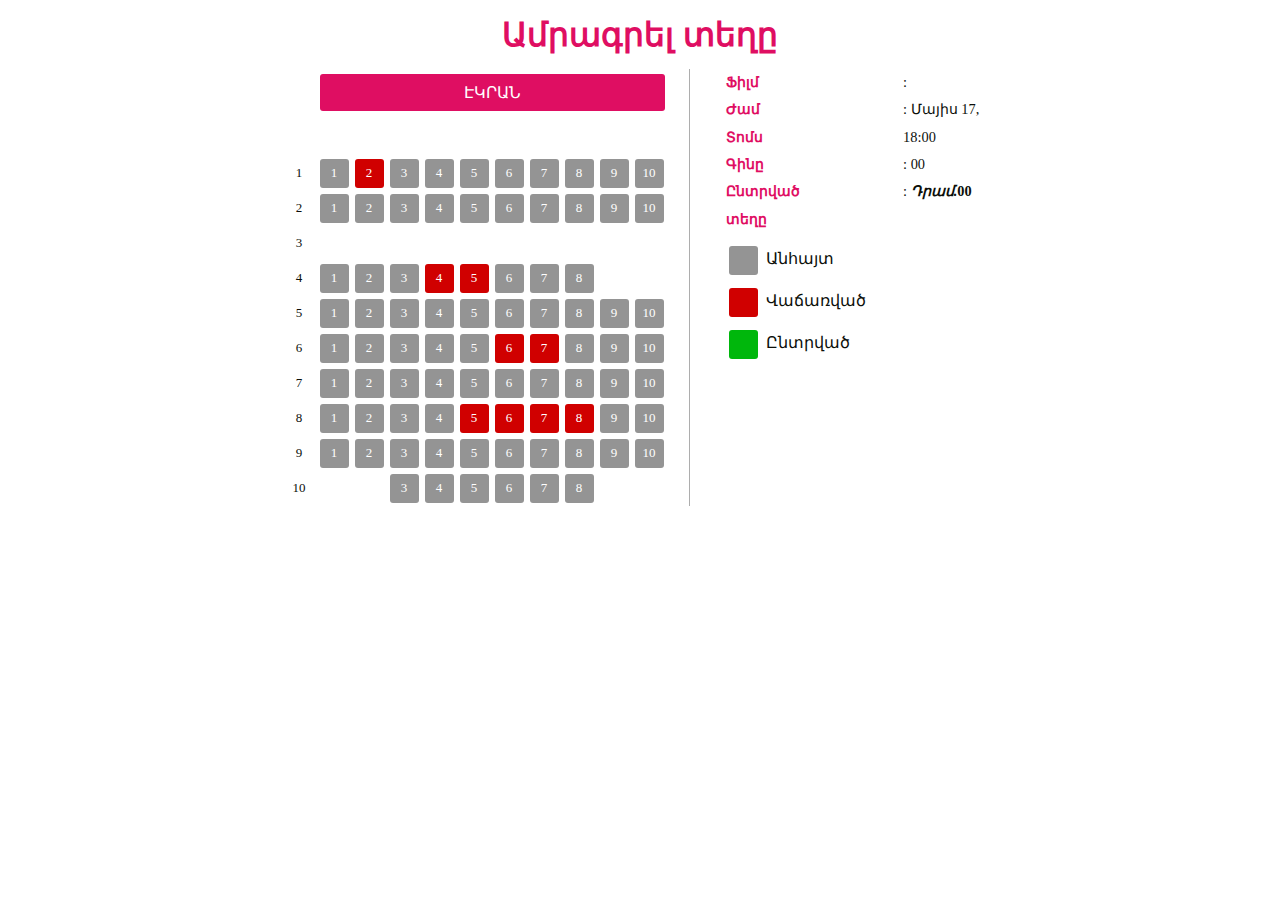
<file: seat_selection/seat_sel.html>
<!DOCTYPE html>
<html>

<head>
	<title>Movie Ticket Booking Widget Flat Responsive Widget Template :: w3layouts</title>
	<!-- for-mobile-apps -->
	<meta http-equiv="Content-Type" content="text/html; charset=utf-8" />
	<meta name="viewport" content="width=device-width, initial-scale=1, maximum-scale=1">
	<meta http-equiv="Content-Type" content="text/html; charset=utf-8" />
	<meta name="keywords"
		content="Movie Ticket Booking Widget Responsive, Login form web template, Sign up Web Templates, Flat Web Templates, Login signup Responsive web template, Smartphone Compatible web template, free webdesigns for Nokia, Samsung, LG, SonyEricsson, Motorola web design" />
	<link href="css/style.css" rel="stylesheet" type="text/css" media="all" />
	<script src="js/jquery-1.11.0.min.js"></script>
	<script src="js/jquery.seat-charts.js"></script>
</head>

<body>
<div class="content">
	<h2>Ամրագրել տեղը</h2>
	<div class="main">
		<div class="demo">
			<div id="seat-map">
				<div class="front">ԷԿՐԱՆ</div>					
			</div>
			<div class="booking-details">
				<ul class="book-left">
					<li>Ֆիլմ</li>
					<li>Ժամ </li>
					<li>Տոմս</li>
					<li>Գինը</li>
					<li>Ընտրված տեղը</li>
				</ul>
				<ul class="book-right">
					<li>: </li>
					<li>: Մայիս 17, 18:00</li>
					<li>: <span id="counter">00</span></li>
					<li>: <b><i>Դրամ.</i><span id="total">00</span></b></li>
				</ul>
				<div class="clear"></div>
				<ul id="selected-seats" class="scrollbar scrollbar1"></ul>
			
						
				<div id="legend"></div>
			</div>

			<script type="text/javascript">
				var price = 1100; //price
				$(document).ready(function () {
					var $cart = $('#selected-seats'), //Sitting Area
						$counter = $('#counter'), //Votes
						$total = $('#total'); //Total money

					var sc = $('#seat-map').seatCharts({
						map: [ //Seating chart
							'aaaaaaaaaa',
							'aaaaaaaaaa',
							'__________',
							'aaaaaaaa__',
							'aaaaaaaaaa',
							'aaaaaaaaaa',
							'aaaaaaaaaa',
							'aaaaaaaaaa',
							'aaaaaaaaaa',
							'__aaaaaa__'
						],
						naming: {
							top: false,
							getLabel: function (character, row, column) {
								return column;
							}
						},
						legend: { //Definition legend
							node: $('#legend'),
							items: [
								['a', 'available', 'Անհայտ'],
								['a', 'unavailable', 'Վաճառված'],
								['a', 'selected', 'Ընտրված']
							]
						},
						click: function () { //Click event
							if (this.status() == 'available') { //optional seat
								$('<li>R-' + (this.settings.row + 1) + '	S-' + this.settings.label + '</li>')
									.attr('id', 'cart-item-' + this.settings.id)
									.data('seatId', this.settings.id)
									.appendTo($cart);

								$counter.text(sc.find('selected').length + 1);
								$total.text(recalculateTotal(sc) + price);

								return 'selected';
							} else if (this.status() == 'selected') { //Checked
								//Update Number
								$counter.text(sc.find('selected').length - 1);
								//update totalnum
								$total.text(recalculateTotal(sc) - price);

								//Delete reservation
								$('#cart-item-' + this.settings.id).remove();
								//optional
								return 'available';
							} else if (this.status() == 'unavailable') { //sold
								return 'unavailable';
							} else {
								return this.style();
							}
						}
					});
					//sold seat
					sc.get(['1_2', '4_4', '4_5', '6_6', '6_7', '8_5', '8_6', '8_7', '8_8', '10_1', '10_2']).status(
						'unavailable');

				});
				//sum total money
				function recalculateTotal(sc) {
					var total = 0;
					sc.find('selected').each(function () {
						total += price;
					});

					return total;
				}
			</script>
		</div>
	</div>
	<script type="text/javascript" src="js/theme-change-seat-sel.js"></script>
	<script src="js/jquery.nicescroll.js"></script>
	<script src="js/scripts.js"></script>
</body>

</html>
</file>
<file: assets/css/contact_us.css>
/* @import url('https://fonts-googleapis.com/css?family=Poppins:400,500,600,700,800&display=swap'); */
* {
    margin: 0;
    padding: 0;
    box-sizing: border-box;
    font-family: 'Poppins', sans-serif;

}
  
body {
    display: flex;
    justify-content: center;
    align-items: center;
    min-height: 100vh;
    /* background: #03080a; */
}

.container {
    width: 70%;
    margin: 0 auto;
    background: var(--theme-bg);
}

.container h4 {
    position: relative;
    font-size: 20px;
    line-height: 26px;
    font-weight: 600;
    color: var(--theme-blue);
    /*#127681*/
    text-align: center !important;
    font-family: 'Open Sans', sans-serif
}

.container h3 {
    font-size: 26px;
    line-height: 36px;
    color: var(--theme-title);
    /*#fff*/
    text-transform: uppercase;
    text-align: center !important;
    font-weight: 700;
}

.container p {
    line-height: 26px;
    font-weight: 400;
    font-size: 15px;
    font-family: 'Open Sans', sans-serif;
    margin-bottom: 3rem !important;
    text-align: center !important;
    color: var(--theme-para);
    /*#888*/
}

.container .row100 {
    position: relative;
    width: 100%;
    display: grid;
    grid-template-columns: repeat(auto-fit, minmax(300px, 1fr));
}

.container .row100 .col {
    position: relative;
    width: 100%;
    padding: 0 10px;
    margin: 30px 0 10px;
    transition: 0.5s;
}

.container .row100 .inputBox {
    position: relative;
    width: 100%;
    height: 40px;
    color: var(--theme-rose);
    /*#df0e62*/
}

.container .row100 .inputBox input,
.container .row100 .inputBox.textarea textarea {
    position: absolute;
    width: 100%;
    height: 100%;
    background: transparent;
    box-shadow: none;
    border: none;
    outline: none;
    font-size: 18px;
    padding: 0 10px;
    z-index: 1;
    color: #000;
}

.container .row100 .inputBox .text {
    position: absolute;
    top: 0;
    left: 0;
    line-height: 40px;
    font-size: 18px;
    padding: 0 10px;
    display: block;
    transition: 0.5s;
    pointer-events: none;
    color: #888;

}

.container .row100 .inputBox input:focus+.text

/* .container .row100 .inputBox input:valid + .text */
    {
    top: -35px;
    left: -10px;
}

.container .row100 .inputBox .line {
    position: absolute;
    bottom: 0;
    display: block;
    width: 100%;
    height: 2px;
    background: var(--theme-rose);
    /*#df0e62*/
    transition: 0.5s;
    border-radius: 2px;
    pointer-events: none;
}

.container .row100 .inputBox input:focus~.line

/* .container .row100 .inputBox input:valid ~ .line */
    {
    height: 100%;
    /* transition: 0.5s; */
}

.container .row100 .inputBox.textarea {
    position: relative;
    width: 100%;
    height: 100px;
    padding: 10px 0;
}

.container .row100 .inputBox.textarea textarea {
    height: 100%;
    resize: none;
}

.container .row100 .inputBox textarea:focus+.text

/* .container .row100 .inputBox textarea:valid + .text */
    {
    top: -35px;
    left: -10px;
}

.container .row100 .inputBox textarea:focus~.line

/* .container .row100 .inputBox textarea:valid ~ .line */
    {
    height: 100%;
}

.container .row100 .col .submitbutton {
    text-align: right !important;
    margin-top: 0.5rem !important;
}

.container .row100 .col .submitbutton button {
  
    outline: none;
    overflow: visible;
    margin: 0;
}

.container .row100 .col .submitbutton .btn {
    text-align: center;
    vertical-align: middle;
    user-select: none;
}

.container .row100 .col .submitbutton .submitbtn {
    padding: 0px 30px;
    color: var(--theme-white);
    /*#fff*/
    height: 50px;
    display: inline-block;
    font-size: 18px;
    line-height: 50px;
    text-transform: capitalize;
    font-weight: 600;
    transition: 0.3s ease-in;
    border-radius: 6px;
    background-color: var(--theme-rose);
    /*#df0e62*/
    border: 2px solid var(--theme-rose);
    /*#df0e62*/
}
  /* input:not(:placeholder-shown) {
    height: 100%;
    background: var(--theme-rose);
  }
  
  input:placeholder-shown {
    border-color: red;
  } */
/* input[type = "submit"]
{
    border: none;
    padding: 7px 35px;
    cursor: pointer;
    outline: none;
    background: #df0e62;    /* to change*
    color: #888;
    font-size: 18px;
    border-radius: 2px;
} */

.newfiless{
    color:#fff;
}
</file>
<file: assets/css/sign-in.css>
@import url('https://fonts.googleapis.com/css?family=Montserrat:400,800');

* {
	box-sizing: border-box;
}

body {
	background: var(--theme-bg);
	/* #f6f5f7; */
	display: flex;
	justify-content: center;
	align-items: center;
	flex-direction: column;
	font-family: 'Montserrat', sans-serif;
	height: 100vh;
	margin: -20px 0 50px;
}

h1 {
	font-weight: bold;
	margin: 0;
}

h2 {
	text-align: center;
}

p {
	font-size: 14px;
	font-weight: 100;
	line-height: 20px;
	letter-spacing: 0.5px;
	margin: 20px 0 30px;
}

span {
	font-size: 12px;
}

a {
	color: #333;
	font-size: 14px;
	text-decoration: none;
	margin: 15px 0;
}

button {
	border-radius: 20px;
	border: 1px solid #FF4B2B;
	background-color: #FF4B2B;
	color: #FFFFFF;
	font-size: 12px;
	font-weight: bold;
	padding: 12px 45px;
	letter-spacing: 1px;
	text-transform: uppercase;
	transition: transform 80ms ease-in;
}

button:active {
	transform: scale(0.95);
}

button:focus {
	outline: none;
}

button.ghost {
	background-color: transparent;
	border-color: #FFFFFF;
}

form {
	background-color: var(--theme-bg);
	/* #FFFFFF; */
	display: flex;
	align-items: center;
	justify-content: center;
	flex-direction: column;
	padding: 0 50px;
	height: 100%;
	text-align: center;
}

input {
	background-color: var(--theme-bg);
	color: var(--theme-text);
	/* #eee; */
	border: none;
	padding: 12px 15px;
	margin: 8px 0;
	width: 100%;
}

.container_signup_signin {
	background: var(--theme-bg);
	color: var(--theme-text);
	border-radius: 10px;
	box-shadow: 0 14px 28px var(--theme-border),
		0 10px 10px var(--theme-border);
	position: relative;
	overflow: hidden;
	width: 768px;
	max-width: 100%;
	min-height: 480px;
	margin-top: 45px;
}

.form-container {
	position: absolute;
	top: 0;
	height: 100%;
	transition: all 0.6s ease-in-out;
}

.sign-in-container {
	left: 0;
	width: 50%;
	z-index: 2;
}

.container.right-panel-active .sign-in-container {
	transform: translateX(100%);
}

.sign-up-container {
	left: 0;
	width: 50%;
	opacity: 0;
	z-index: 1;
}

.container_signup_signin.right-panel-active .sign-up-container {
	transform: translateX(100%);
	opacity: 1;
	z-index: 5;
	animation: show 0.6s;
}

@keyframes show {

	0%,
	49.99% {
		opacity: 0;
		z-index: 1;
	}

	50%,
	100% {
		opacity: 1;
		z-index: 5;
	}
}

.overlay-container {
	position: absolute;
	top: 0;
	left: 50%;
	width: 50%;
	height: 100%;
	overflow: hidden;
	transition: transform 0.6s ease-in-out;
	z-index: 100;
}

.container_signup_signin.right-panel-active .overlay-container {
	transform: translateX(-100%);
}

.overlay {
	background: #FF416C;
	background: -webkit-linear-gradient(to right, #FF4B2B, #FF416C);
	background: linear-gradient(to right, #FF4B2B, #FF416C);
	background-repeat: no-repeat;
	background-size: cover;
	background-position: 0 0;
	color: #FFFFFF;
	position: relative;
	left: -100%;
	height: 100%;
	width: 200%;
	transform: translateX(0);
	transition: transform 0.6s ease-in-out;
}

.container_signup_signin.right-panel-active .overlay {
	transform: translateX(50%);
}

.overlay-panel {
	position: absolute;
	display: flex;
	align-items: center;
	justify-content: center;
	flex-direction: column;
	padding: 0 40px;
	text-align: center;
	top: 0;
	height: 100%;
	width: 50%;
	transform: translateX(0);
	transition: transform 0.6s ease-in-out;
}

.overlay-left {
	transform: translateX(-20%);
}

.container_signup_signin.right-panel-active .overlay-left {
	transform: translateX(0);
}

.overlay-right {
	right: 0;
	transform: translateX(0);
}

.container_signup_signin.right-panel-active .overlay-right {
	transform: translateX(20%);
}

.social-container {
	margin: 20px 0;
}

.social-container a {
	border: 1px solid #DDDDDD;
	border-radius: 50%;
	display: inline-flex;
	justify-content: center;
	align-items: center;
	margin: 0 5px;
	height: 40px;
	width: 40px;
}

footer {
	background-color: #222;
	color: #fff;
	font-size: 14px;
	bottom: 0;
	position: fixed;
	left: 0;
	right: 0;
	text-align: center;
	z-index: 999;
}

footer p {
	margin: 10px 0;
}

footer i {
	color: red;
}

footer a {
	color: #3c97bf;
	text-decoration: none;
}

.fa-user-circle-o {
	font-size: 2rem;
	display: inline-block;
	position: relative;
	color: var(--theme-nav);
}

/* .fa-user-circle-o:hover{
	color: var(--theme-rose);
} */
</file>
<file: assets/css/ticket-booking.css>
* {
	margin: 0;
	padding: 0
}

html {

	height: 100%
}

h2 {
	color: var(--theme-rose);
	font-size: 1.7rem;
	margin-bottom: 20px;
}

/* custom css */

#progress-container-id {
	width: 100%;
}

#form {
	text-align: center;
	position: relative;
	margin-top: 20px
}

#form fieldset {
	background: var(--theme-bg);
	border: 0 none;
	border-radius: 0.5rem;
	box-sizing: border-box;
	width: 100%;
	margin: 0;
	padding-bottom: 20px;
	position: relative
}

.finish {
	text-align: center
}

#form fieldset:not(:first-of-type) {
	display: none
}

#form .previous-step,
.next-step {
	width: min-content;
	font-weight: bold;
	color: white;
	border: 0 none;
	border-radius: 0px;
	cursor: pointer;
	font-size: 0.8rem;
	padding: 10px 35px;
	margin: 10px 5px 10px 0px;
	float: right;
	border-radius: 22px;
}

.form,
.previous-step {
	background: #616161;
}

.form,
.next-step {
	margin-left: 20px;
	margin-right: 20px;
	background: var(--theme-rose);
}

#form .previous-step:hover,
#form .previous-step:focus {
	background-color: var(--theme-title);
	color: var(--theme-bg)
}

#form .next-step:hover,
#form .next-step:focus {
	background-color: #c70050
}

#form .next-step:disabled {
	background-color: #443d40
}

.text {
	color: var(--theme-rose);
	font-weight: normal
}

#progressbar {
	margin-top: 45px;
	;
	margin-bottom: 15px;
	overflow: hidden;
	color: var(--theme-progressbar);
}

#progressbar .active {
	color: var(--theme-rose);
}

#progressbar li {
	list-style-type: none;
	font-size: 15px;
	width: 25%;
	float: left;
	position: relative;
	font-weight: 400;
}

#progressbar #step1:before {
	content: "1"
}

#progressbar #step2:before {
	content: "2"
}

#progressbar #step3:before {
	content: "3"
}

#progressbar #step4:before {
	content: "4"
}

#progressbar li:before {
	width: 50px;
	height: 50px;
	line-height: 45px;
	display: block;
	font-size: 20px;
	color: #ffffff;
	background: lightgray;
	border-radius: 50%;
	margin: 0 auto 10px auto;
	padding: 2px
}

#progressbar li:after {
	content: '';
	width: 100%;
	height: 2px;
	background: var(--theme-progressbar);
	position: absolute;
	left: 0;
	top: 25px;
	z-index: -1;
}

#progressbar li.active:before,
#progressbar li.active:after {
	background: var(--theme-rose);
}

.progress {
	height: 20px
}

.progress-bar {
	background-color: var(--theme-rose);
}

.fa-user-circle-o {
	font-size: 2rem;
	display: inline-block;
	position: relative;
	color: var(--theme-rose);
}

.cancel-pay-btn {
	width: min-content;
	font-weight: bold;
	color: white;
	border: 0 none;
	border-radius: 0px;
	cursor: pointer;
	font-size: 0.8rem;
	padding: 10px 35px;
	margin: 10px 5px 10px 0px;
	float: right;
	border-radius: 22px;
	background: rgb(235, 34, 34);
}

.pay-btn {
	margin-left: 20px;
	margin-right: 20px;
	background: rgb(58, 223, 25);
}

.home-page-btn {
	width: min-content;
	font-weight: bold;
	color: white;
	border: 0 none;
	border-radius: 0px;
	cursor: pointer;
	font-size: 0.8rem;
	padding: 10px 35px;
	margin: 10px 5px 10px 0px;
	float: right;
	border-radius: 22px;
	background: var(--theme-rose);
	background: #616161; 
}

#form .cancel-pay-btn:hover, 
#form .cancel-pay-btn:focus { 
	background-color: #da0000
} 

#form .pay-btn:hover, 
#form .pay-btn:focus { 
	background: rgb(0, 170, 9); 
} 

#form .home-page-btn:hover, 
#form .home-page-btn:focus { 
	background-color: #c70050;
}
</file>
<file: assets/css/e-ticket.css>
.ticket-body {
  background-color: var(--theme-bg);
  font-family: "Yanone Kaffeesatz", sans-serif;
  /* font-weight: 600; */
}

img {
  max-width: 100%;
  height: auto;
}

.ticket {
  width: 400px;
  height: 775px;
  background-color: rgb(243, 235, 235);
  margin: 25px auto;
  position: relative;
}

.holes-top {
  height: 50px;
  width: 50px;
  background-color: var(--theme-bg);
  border-radius: 50%;
  position: absolute;
  left: 50%;
  margin-left: -25px;
  top: -25px;
}

.holes-top:before,
.holes-top:after {
  content: "";
  height: 50px;
  width: 50px;
  background-color: var(--theme-bg);
  position: absolute;
  border-radius: 50%;
}

.holes-top:before {
  left: -200px;
}

.holes-top:after {
  left: 200px;
}

.holes-lower {
  position: relative;
  margin-right: 25px;
  margin-left: 25px;
  border: 1px dashed var(--theme-bg);
}

.holes-lower:before,
.holes-lower:after {
  content: "";
  height: 50px;
  width: 50px;
  background-color: var(--theme-bg);
  position: absolute;
  border-radius: 50%;
}

.holes-lower:before {
  top: -25px;
  left: -50px;
}

.holes-lower:after {
  top: -25px;
  left: 350px;
}

.title {
  padding: 50px 25px 10px;
}

.cinema {
  color: rgb(63, 62, 62);
  font-size: 1.5rem;
}

.movie-title {
  font-size: 1.2rem;
}

.info {
  padding: 15px 25px;
}

.ticket-table {
  width: 100%;
  font-size: 18px;
  margin-bottom: 15px;
}

.ticket-table tr {
  margin-bottom: 10px;
}

.ticket-table th {
  text-align: left;
}

.ticket-table th:nth-of-type(1) {
  width: 38%;
}

.ticket-table th:nth-of-type(2) {
  width: 40%;
}

.ticket-table th:nth-of-type(3) {
  width: 15%;
}

.ticket-table td {
  width: 33%;
  font-size: 26px;
}

.info-table th {
  color: rgb(63, 62, 62)
}

.bigger {
  font-size: 40px;
}

.serial {
  background-color: rgb(243, 235, 235);
  padding: 25px;
  margin-bottom: 25px;
}

.serial table {
  border-collapse: collapse;
  margin: 0 auto;
}

.serial td {
  width: 3px;
  height: 50px;
}

.numbers td {
  font-size: 16px;
  text-align: center;
  color: rgb(63, 62, 62);
}
</file>
<file: assets/css/payment.css>
/* body {
  font-family: Arial;
  font-size: 17px;
  padding: 8px;
  margin-top: 50px;
  margin-bottom: 20px;
} */

#payment_div>* {
  box-sizing: border-box;
}

.payment-row {
  display: -ms-flexbox;
  /* IE10 */
  display: flex;
  -ms-flex-wrap: wrap;
  /* IE10 */
  flex-wrap: wrap;
  margin: 0 -16px;
}

.col-25 {
  -ms-flex: 25%;
  /* IE10 */
  flex: 25%;
}

.col-50 {
  -ms-flex: 50%;
  /* IE10 */
  flex: 50%;
}

.col-75 {
  -ms-flex: 75%;
  /* IE10 */
  flex: 75%;
}

.col-25,
.col-50,
.col-75 {
  padding: 0 16px;
}

.payment-container {
  background-color: var(--theme-bg);
  padding: 5px 20px 15px 20px;
  border: 1px solid transparent;
  border-radius: 12px;
  /* box-shadow: 0 14px 28px var(--theme-border), 
			0 10px 10px var(--theme-border); */

}

#payment-h3 {
  margin-top: 10px;
  color: var(--theme-rose);
  text-align: center;
}

/* For payment Method */
.payment-row.payment {
  margin-top: 25px;
  display: flex;
  align-content: center;
  justify-content: center;
}

.col-50.payment {
  float: right;
  padding-left: 70px;
}

.method {
  display: flex;
  flex-direction: column;
  width: 382px;
  height: 122px;
  padding-top: 20px;
  cursor: pointer;
  border: 1px solid transparent;
  border-radius: 18px;
  background-color: rgb(249, 249, 249);
  justify-content: center;
  align-items: center;
}

.card-logos {
  display: flex;
  width: 150px;
  justify-content: space-between;
  align-items: center;

}

.radio-input {
  margin-top: 20px;
  color: #000;
}

input[type='radio'] {
  display: inline-block;
}

/* Payment ends */

input[type=text] {
  width: 100%;
  margin-bottom: 20px;
  padding: 12px;
  border: 1px solid #ccc;
  border-radius: 3px;
  color: var(--theme-para);
}

label {
  margin-bottom: 10px;
  display: block;
  color: var(--theme-title);
  float: left;
}

.icon-container {
  /* margin-bottom: 20px; */
  /* padding: 7px 0; */
  font-size: 24px;
}

.btn {
  /* background-color: #4CAF50; */
  color: var(--theme-white);
  padding: 12px;
  margin: 10px 0;
  border: none;
  /* display:flex; */
  /* width: 40px; */
  border-radius: 3px;
  cursor: pointer;
  font-size: 17px;
}

/* .btn:hover {
  background-color: #45a049;
  color: white;
} */

a {
  color: #2196F3;
}

/* hr {
  border: 1px solid lightgrey;
} */

span.price {
  float: right;
  color: grey;
}

/* Responsive layout - when the screen is less than 800px wide, make the two columns stack on top of each other instead of next to each other (also change the direction - make the "cart" column go on top) */
@media (max-width: 800px) {
  .payment-row {
    flex-direction: column;
  }

  .col-25 {
    margin-bottom: 20px;
  }
}
</file>
<file: assets/css/style-starter.css>
@charset "UTF-8";

/*--
Author: W3layouts
Author URL: http://w3layouts.com
--*/
/*!
 * Bootstrap v4.4.1 (https://getbootstrap.com/)
 * Copyright 2011-2019 The Bootstrap Authors
 * Copyright 2011-2019 Twitter, Inc.
 * Licensed under MIT (https://github.com/twbs/bootstrap/blob/master/LICENSE)
 */
:root {
  --blue: #007bff;
  --indigo: #6610f2;
  --purple: #6f42c1;
  --pink: #e83e8c;
  --red: #dc3545;
  --orange: #fd7e14;
  --yellow: #ffc107;
  --green: #28a745;
  --teal: #20c997;
  --cyan: #17a2b8;
  --white: #fff;
  --gray: #6c757d;
  --gray-dark: #343a40;
  --primary: #d63447;
  --secondary: #f57b51;
  --success: #28a745;
  --info: #17a2b8;
  --warning: #ffc107;
  --danger: #dc3545;
  --light: #f8f9fa;
  --dark: #343a40;
  --breakpoint-xs: 0;
  --breakpoint-sm: 576px;
  --breakpoint-md: 768px;
  --breakpoint-lg: 992px;
  --breakpoint-xl: 1200px;
  --font-family-sans-serif: -apple-system, BlinkMacSystemFont, "Segoe UI", Roboto, "Helvetica Neue", Arial, "Noto Sans", sans-serif, "Apple Color Emoji", "Segoe UI Emoji", "Segoe UI Symbol", "Noto Color Emoji";
  --font-family-monospace: SFMono-Regular, Menlo, Monaco, Consolas, "Liberation Mono", "Courier New", monospace;
}

*,
*::before,
*::after {
  box-sizing: border-box;
}

html {
  font-family: sans-serif;
  line-height: 1.15;
  -webkit-text-size-adjust: 100%;
  -webkit-tap-highlight-color: rgba(0, 0, 0, 0);
}

article,
aside,
figcaption,
figure,
footer,
header,
hgroup,
main,
nav,
section {
  display: block;
}

body {
  margin: 0;
  font-family: -apple-system, BlinkMacSystemFont, "Segoe UI", Roboto, "Helvetica Neue", Arial, "Noto Sans", sans-serif, "Apple Color Emoji", "Segoe UI Emoji", "Segoe UI Symbol", "Noto Color Emoji";
  font-size: 1rem;
  font-weight: 400;
  line-height: 1.5;
  color: #212529;
  text-align: left;
  background-color: #fff;
}

[tabindex="-1"]:focus:not(:focus-visible) {
  outline: 0 !important;
}

hr {
  box-sizing: content-box;
  height: 0;
  overflow: visible;
}

h1,
h2,
h3,
h4,
h5,
h6 {
  margin-top: 0;
  margin-bottom: 0.5rem;
}

p {
  margin-top: 0;
  margin-bottom: 1rem;
}

abbr[title],
abbr[data-original-title] {
  text-decoration: underline;
  -webkit-text-decoration: underline dotted;
  text-decoration: underline dotted;
  cursor: help;
  border-bottom: 0;
  -webkit-text-decoration-skip-ink: none;
  text-decoration-skip-ink: none;
}

address {
  margin-bottom: 1rem;
  font-style: normal;
  line-height: inherit;
}

ol,
ul,
dl {
  margin-top: 0;
  margin-bottom: 1rem;
}

ol ol,
ul ul,
ol ul,
ul ol {
  margin-bottom: 0;
}

dt {
  font-weight: 700;
}

dd {
  margin-bottom: .5rem;
  margin-left: 0;
}

blockquote {
  margin: 0 0 1rem;
}

b,
strong {
  font-weight: bolder;
}

small {
  font-size: 80%;
}

sub,
sup {
  position: relative;
  font-size: 75%;
  line-height: 0;
  vertical-align: baseline;
}

sub {
  bottom: -.25em;
}

sup {
  top: -.5em;
}

a {
  color: #df0e62;
  text-decoration: none;
  background-color: transparent;
}

a:hover {
  color: #df0e62;
  text-decoration: underline;
}

a:not([href]) {
  color: inherit;
  text-decoration: none;
}

a:not([href]):hover {
  color: inherit;
  text-decoration: none;
}

pre,
code,
kbd,
samp {
  font-family: SFMono-Regular, Menlo, Monaco, Consolas, "Liberation Mono", "Courier New", monospace;
  font-size: 1em;
}

pre {
  margin-top: 0;
  margin-bottom: 1rem;
  overflow: auto;
}

figure {
  margin: 0 0 1rem;
}

img {
  vertical-align: middle;
  border-style: none;
}

svg {
  overflow: hidden;
  vertical-align: middle;
}

table {
  border-collapse: collapse;
}

caption {
  padding-top: 0.75rem;
  padding-bottom: 0.75rem;
  color: #6c757d;
  text-align: left;
  caption-side: bottom;
}

th {
  text-align: inherit;
}

label {
  display: inline-block;
  margin-bottom: 0.5rem;
}

button {
  border-radius: 0;
}

button:focus {
  outline: 1px dotted;
  outline: 5px auto -webkit-focus-ring-color;
}

input,
button,
select,
optgroup,
textarea {
  margin: 0;
  font-family: inherit;
  font-size: inherit;
  line-height: inherit;
}

button,
input {
  overflow: visible;
}

button,
select {
  text-transform: none;
}

select {
  word-wrap: normal;
}

button,
[type="button"],
[type="reset"],
[type="submit"] {
  -webkit-appearance: button;
}

button:not(:disabled),
[type="button"]:not(:disabled),
[type="reset"]:not(:disabled),
[type="submit"]:not(:disabled) {
  cursor: pointer;
}

button::-moz-focus-inner,
[type="button"]::-moz-focus-inner,
[type="reset"]::-moz-focus-inner,
[type="submit"]::-moz-focus-inner {
  padding: 0;
  border-style: none;
}

input[type="radio"],
input[type="checkbox"] {
  box-sizing: border-box;
  padding: 0;
}

input[type="date"],
input[type="time"],
input[type="datetime-local"],
input[type="month"] {
  -webkit-appearance: listbox;
}

textarea {
  overflow: auto;
  resize: vertical;
}

fieldset {
  min-width: 0;
  padding: 0;
  margin: 0;
  border: 0;
}

legend {
  display: block;
  width: 100%;
  max-width: 100%;
  padding: 0;
  margin-bottom: .5rem;
  font-size: 1.5rem;
  line-height: inherit;
  color: inherit;
  white-space: normal;
}

@media (max-width: 1200px) {
  legend {
    font-size: calc(1.275rem + 0.3vw);
  }
}

progress {
  vertical-align: baseline;
}

[type="number"]::-webkit-inner-spin-button,
[type="number"]::-webkit-outer-spin-button {
  height: auto;
}

[type="search"] {
  outline-offset: -2px;
  -webkit-appearance: none;
}

[type="search"]::-webkit-search-decoration {
  -webkit-appearance: none;
}

::-webkit-file-upload-button {
  font: inherit;
  -webkit-appearance: button;
}

output {
  display: inline-block;
}

summary {
  display: list-item;
  cursor: pointer;
}

template {
  display: none;
}

[hidden] {
  display: none !important;
}

h1,
h2,
h3,
h4,
h5,
h6,
.h1,
.h2,
.h3,
.h4,
.h5,
.h6 {
  margin-bottom: 0.5rem;
  font-weight: 500;
  line-height: 1.2;
}

h1,
.h1 {
  font-size: 2.5rem;
}

@media (max-width: 1200px) {

  h1,
  .h1 {
    font-size: calc(1.375rem + 1.5vw);
  }
}

h2,
.h2 {
  font-size: 2rem;
}

@media (max-width: 1200px) {

  h2,
  .h2 {
    font-size: calc(1.325rem + 0.9vw);
  }
}

h3,
.h3 {
  font-size: 1.75rem;
}

@media (max-width: 1200px) {

  h3,
  .h3 {
    font-size: calc(1.3rem + 0.6vw);
  }
}

h4,
.h4 {
  font-size: 1.5rem;
}

@media (max-width: 1200px) {

  h4,
  .h4 {
    font-size: calc(1.275rem + 0.3vw);
  }
}

h5,
.h5 {
  font-size: 1.25rem;
}

h6,
.h6 {
  font-size: 1rem;
}

.lead {
  font-size: 1.25rem;
  font-weight: 300;
}

.display-1 {
  font-size: 6rem;
  font-weight: 300;
  line-height: 1.2;
}

@media (max-width: 1200px) {
  .display-1 {
    font-size: calc(1.725rem + 5.7vw);
  }
}

.display-2 {
  font-size: 5.5rem;
  font-weight: 300;
  line-height: 1.2;
}

@media (max-width: 1200px) {
  .display-2 {
    font-size: calc(1.675rem + 5.1vw);
  }
}

.display-3 {
  font-size: 4.5rem;
  font-weight: 300;
  line-height: 1.2;
}

@media (max-width: 1200px) {
  .display-3 {
    font-size: calc(1.575rem + 3.9vw);
  }
}

.display-4 {
  font-size: 3.5rem;
  font-weight: 300;
  line-height: 1.2;
}

@media (max-width: 1200px) {
  .display-4 {
    font-size: calc(1.475rem + 2.7vw);
  }
}

hr {
  margin-top: 1rem;
  margin-bottom: 1rem;
  border: 0;
  border-top: 1px solid rgba(0, 0, 0, 0.1);
}

small,
.small {
  font-size: 80%;
  font-weight: 400;
}

mark,
.mark {
  padding: 0.2em;
  background-color: #fcf8e3;
}

.list-unstyled {
  padding-left: 0;
  list-style: none;
}

.list-inline {
  padding-left: 0;
  list-style: none;
}

.list-inline-item {
  display: inline-block;
}

.list-inline-item:not(:last-child) {
  margin-right: 0.5rem;
}

.initialism {
  font-size: 90%;
  text-transform: uppercase;
}

.blockquote {
  margin-bottom: 1rem;
  font-size: 1.25rem;
}

.blockquote-footer {
  display: block;
  font-size: 80%;
  color: var(--theme-title);
  opacity: 0.9;
}

.blockquote-footer::before {
  content: "\2014\00A0";
}

.img-fluid {
  max-width: 100%;
  height: max-content;

}

.img-thumbnail {
  padding: 0.25rem;
  background-color: #fff;
  border: 1px solid #dee2e6;
  border-radius: 0.25rem;
  max-width: 100%;
  height: auto;
}

.figure {
  display: inline-block;
}

.figure-img {
  margin-bottom: 0.5rem;
  line-height: 1;
}

.figure-caption {
  font-size: 90%;
  color: #6c757d;
}

code {
  font-size: 87.5%;
  color: #e83e8c;
  word-wrap: break-word;
}

a>code {
  color: inherit;
}

kbd {
  padding: 0.2rem 0.4rem;
  font-size: 87.5%;
  color: #fff;
  background-color: #212529;
  border-radius: 0.2rem;
}

kbd kbd {
  padding: 0;
  font-size: 100%;
  font-weight: 700;
}

pre {
  display: block;
  font-size: 87.5%;
  color: #212529;
}

pre code {
  font-size: inherit;
  color: inherit;
  word-break: normal;
}

.pre-scrollable {
  max-height: 340px;
  overflow-y: scroll;
}

.container {
  width: 100%;
  padding-right: 15px;
  padding-left: 15px;
  margin-right: auto;
  margin-left: auto;
}

@media (min-width: 576px) {
  .container {
    max-width: 540px;
  }
}

@media (min-width: 768px) {
  .container {
    max-width: 720px;
  }
}

@media (min-width: 992px) {
  .container {
    max-width: 960px;
  }
}

@media (min-width: 1200px) {
  .container {
    max-width: 1140px;
  }
}

.container-fluid,
.container-sm,
.container-md,
.container-lg,
.container-xl {
  width: 100%;
  padding-right: 15px;
  padding-left: 15px;
  margin-right: auto;
  margin-left: auto;
}

@media (min-width: 576px) {

  .container,
  .container-sm {
    max-width: 540px;
  }
}

@media (min-width: 768px) {

  .container,
  .container-sm,
  .container-md {
    max-width: 720px;
  }
}

@media (min-width: 992px) {

  .container,
  .container-sm,
  .container-md,
  .container-lg {
    max-width: 960px;
  }
}

@media (min-width: 1200px) {

  .container,
  .container-sm,
  .container-md,
  .container-lg,
  .container-xl {
    max-width: 1140px;
  }
}

.row {
  display: flex;
  flex-wrap: wrap;
  margin-right: -15px;
  margin-left: -15px;
}

.no-gutters {
  margin-right: 0;
  margin-left: 0;
}

.no-gutters>.col,
.no-gutters>[class*="col-"] {
  padding-right: 0;
  padding-left: 0;
}

.col-1,
.col-2,
.col-3,
.col-4,
.col-5,
.col-6,
.col-7,
.col-8,
.col-9,
.col-10,
.col-11,
.col-12,
.col,
.col-auto,
.col-sm-1,
.col-sm-2,
.col-sm-3,
.col-sm-4,
.col-sm-5,
.col-sm-6,
.col-sm-7,
.col-sm-8,
.col-sm-9,
.col-sm-10,
.col-sm-11,
.col-sm-12,
.col-sm,
.col-sm-auto,
.col-md-1,
.col-md-2,
.col-md-3,
.col-md-4,
.col-md-5,
.col-md-6,
.col-md-7,
.col-md-8,
.col-md-9,
.col-md-10,
.col-md-11,
.col-md-12,
.col-md,
.col-md-auto,
.col-lg-1,
.col-lg-2,
.col-lg-3,
.col-lg-4,
.col-lg-5,
.col-lg-6,
.col-lg-7,
.col-lg-8,
.col-lg-9,
.col-lg-10,
.col-lg-11,
.col-lg-12,
.col-lg,
.col-lg-auto,
.col-xl-1,
.col-xl-2,
.col-xl-3,
.col-xl-4,
.col-xl-5,
.col-xl-6,
.col-xl-7,
.col-xl-8,
.col-xl-9,
.col-xl-10,
.col-xl-11,
.col-xl-12,
.col-xl,
.col-xl-auto {
  position: relative;
  width: 100%;
  padding-right: 15px;
  padding-left: 15px;
}

.col {
  flex-basis: 0;
  flex-grow: 1;
  max-width: 100%;
}

.row-cols-1>* {
  flex: 0 0 100%;
  max-width: 100%;
}

.row-cols-2>* {
  flex: 0 0 50%;
  max-width: 50%;
}

.row-cols-3>* {
  flex: 0 0 33.33333%;
  max-width: 33.33333%;
}

.row-cols-4>* {
  flex: 0 0 25%;
  max-width: 25%;
}

.row-cols-5>* {
  flex: 0 0 20%;
  max-width: 20%;
}

.row-cols-6>* {
  flex: 0 0 16.66667%;
  max-width: 16.66667%;
}

.col-auto {
  flex: 0 0 auto;
  width: auto;
  max-width: 100%;
}

.col-1 {
  flex: 0 0 8.33333%;
  max-width: 8.33333%;
}

.col-2 {
  flex: 0 0 16.66667%;
  max-width: 16.66667%;
}

.col-3 {
  flex: 0 0 25%;
  max-width: 25%;
}

.col-4 {
  flex: 0 0 33.33333%;
  max-width: 33.33333%;
}

.col-5 {
  flex: 0 0 41.66667%;
  max-width: 41.66667%;
}

.col-6 {
  flex: 0 0 50%;
  max-width: 50%;
}

.col-7 {
  flex: 0 0 58.33333%;
  max-width: 58.33333%;
}

.col-8 {
  flex: 0 0 66.66667%;
  max-width: 66.66667%;
}

.col-9 {
  flex: 0 0 75%;
  max-width: 75%;
}

.col-10 {
  flex: 0 0 83.33333%;
  max-width: 83.33333%;
}

.col-11 {
  flex: 0 0 91.66667%;
  max-width: 91.66667%;
}

.col-12 {
  flex: 0 0 100%;
  max-width: 100%;
}

.order-first {
  order: -1;
}

.order-last {
  order: 13;
}

.order-0 {
  order: 0;
}

.order-1 {
  order: 1;
}

.order-2 {
  order: 2;
}

.order-3 {
  order: 3;
}

.order-4 {
  order: 4;
}

.order-5 {
  order: 5;
}

.order-6 {
  order: 6;
}

.order-7 {
  order: 7;
}

.order-8 {
  order: 8;
}

.order-9 {
  order: 9;
}

.order-10 {
  order: 10;
}

.order-11 {
  order: 11;
}

.order-12 {
  order: 12;
}

.offset-1 {
  margin-left: 8.33333%;
}

.offset-2 {
  margin-left: 16.66667%;
}

.offset-3 {
  margin-left: 25%;
}

.offset-4 {
  margin-left: 33.33333%;
}

.offset-5 {
  margin-left: 41.66667%;
}

.offset-6 {
  margin-left: 50%;
}

.offset-7 {
  margin-left: 58.33333%;
}

.offset-8 {
  margin-left: 66.66667%;
}

.offset-9 {
  margin-left: 75%;
}

.offset-10 {
  margin-left: 83.33333%;
}

.offset-11 {
  margin-left: 91.66667%;
}

@media (min-width: 576px) {
  .col-sm {
    flex-basis: 0;
    flex-grow: 1;
    max-width: 100%;
  }

  .row-cols-sm-1>* {
    flex: 0 0 100%;
    max-width: 100%;
  }

  .row-cols-sm-2>* {
    flex: 0 0 50%;
    max-width: 50%;
  }

  .row-cols-sm-3>* {
    flex: 0 0 33.33333%;
    max-width: 33.33333%;
  }

  .row-cols-sm-4>* {
    flex: 0 0 25%;
    max-width: 25%;
  }

  .row-cols-sm-5>* {
    flex: 0 0 20%;
    max-width: 20%;
  }

  .row-cols-sm-6>* {
    flex: 0 0 16.66667%;
    max-width: 16.66667%;
  }

  .col-sm-auto {
    flex: 0 0 auto;
    width: auto;
    max-width: 100%;
  }

  .col-sm-1 {
    flex: 0 0 8.33333%;
    max-width: 8.33333%;
  }

  .col-sm-2 {
    flex: 0 0 16.66667%;
    max-width: 16.66667%;
  }

  .col-sm-3 {
    flex: 0 0 25%;
    max-width: 25%;
  }

  .col-sm-4 {
    flex: 0 0 33.33333%;
    max-width: 33.33333%;
  }

  .col-sm-5 {
    flex: 0 0 41.66667%;
    max-width: 41.66667%;
  }

  .col-sm-6 {
    flex: 0 0 50%;
    max-width: 50%;
  }

  .col-sm-7 {
    flex: 0 0 58.33333%;
    max-width: 58.33333%;
  }

  .col-sm-8 {
    flex: 0 0 66.66667%;
    max-width: 66.66667%;
  }

  .col-sm-9 {
    flex: 0 0 75%;
    max-width: 75%;
  }

  .col-sm-10 {
    flex: 0 0 83.33333%;
    max-width: 83.33333%;
  }

  .col-sm-11 {
    flex: 0 0 91.66667%;
    max-width: 91.66667%;
  }

  .col-sm-12 {
    flex: 0 0 100%;
    max-width: 100%;
  }

  .order-sm-first {
    order: -1;
  }

  .order-sm-last {
    order: 13;
  }

  .order-sm-0 {
    order: 0;
  }

  .order-sm-1 {
    order: 1;
  }

  .order-sm-2 {
    order: 2;
  }

  .order-sm-3 {
    order: 3;
  }

  .order-sm-4 {
    order: 4;
  }

  .order-sm-5 {
    order: 5;
  }

  .order-sm-6 {
    order: 6;
  }

  .order-sm-7 {
    order: 7;
  }

  .order-sm-8 {
    order: 8;
  }

  .order-sm-9 {
    order: 9;
  }

  .order-sm-10 {
    order: 10;
  }

  .order-sm-11 {
    order: 11;
  }

  .order-sm-12 {
    order: 12;
  }

  .offset-sm-0 {
    margin-left: 0;
  }

  .offset-sm-1 {
    margin-left: 8.33333%;
  }

  .offset-sm-2 {
    margin-left: 16.66667%;
  }

  .offset-sm-3 {
    margin-left: 25%;
  }

  .offset-sm-4 {
    margin-left: 33.33333%;
  }

  .offset-sm-5 {
    margin-left: 41.66667%;
  }

  .offset-sm-6 {
    margin-left: 50%;
  }

  .offset-sm-7 {
    margin-left: 58.33333%;
  }

  .offset-sm-8 {
    margin-left: 66.66667%;
  }

  .offset-sm-9 {
    margin-left: 75%;
  }

  .offset-sm-10 {
    margin-left: 83.33333%;
  }

  .offset-sm-11 {
    margin-left: 91.66667%;
  }
}

@media (min-width: 768px) {
  .col-md {
    flex-basis: 0;
    flex-grow: 1;
    max-width: 100%;
  }

  .row-cols-md-1>* {
    flex: 0 0 100%;
    max-width: 100%;
  }

  .row-cols-md-2>* {
    flex: 0 0 50%;
    max-width: 50%;
  }

  .row-cols-md-3>* {
    flex: 0 0 33.33333%;
    max-width: 33.33333%;
  }

  .row-cols-md-4>* {
    flex: 0 0 25%;
    max-width: 25%;
  }

  .row-cols-md-5>* {
    flex: 0 0 20%;
    max-width: 20%;
  }

  .row-cols-md-6>* {
    flex: 0 0 16.66667%;
    max-width: 16.66667%;
  }

  .col-md-auto {
    flex: 0 0 auto;
    width: auto;
    max-width: 100%;
  }

  .col-md-1 {
    flex: 0 0 8.33333%;
    max-width: 8.33333%;
  }

  .col-md-2 {
    flex: 0 0 16.66667%;
    max-width: 16.66667%;
  }

  .col-md-3 {
    flex: 0 0 25%;
    max-width: 25%;
  }

  .col-md-4 {
    flex: 0 0 33.33333%;
    max-width: 33.33333%;
  }

  .col-md-5 {
    flex: 0 0 41.66667%;
    max-width: 41.66667%;
  }

  .col-md-6 {
    flex: 0 0 50%;
    max-width: 50%;
  }

  .col-md-7 {
    flex: 0 0 58.33333%;
    max-width: 58.33333%;
  }

  .col-md-8 {
    flex: 0 0 66.66667%;
    max-width: 66.66667%;
  }

  .col-md-9 {
    flex: 0 0 75%;
    max-width: 75%;
  }

  .col-md-10 {
    flex: 0 0 83.33333%;
    max-width: 83.33333%;
  }

  .col-md-11 {
    flex: 0 0 91.66667%;
    max-width: 91.66667%;
  }

  .col-md-12 {
    flex: 0 0 100%;
    max-width: 100%;
  }

  .order-md-first {
    order: -1;
  }

  .order-md-last {
    order: 13;
  }

  .order-md-0 {
    order: 0;
  }

  .order-md-1 {
    order: 1;
  }

  .order-md-2 {
    order: 2;
  }

  .order-md-3 {
    order: 3;
  }

  .order-md-4 {
    order: 4;
  }

  .order-md-5 {
    order: 5;
  }

  .order-md-6 {
    order: 6;
  }

  .order-md-7 {
    order: 7;
  }

  .order-md-8 {
    order: 8;
  }

  .order-md-9 {
    order: 9;
  }

  .order-md-10 {
    order: 10;
  }

  .order-md-11 {
    order: 11;
  }

  .order-md-12 {
    order: 12;
  }

  .offset-md-0 {
    margin-left: 0;
  }

  .offset-md-1 {
    margin-left: 8.33333%;
  }

  .offset-md-2 {
    margin-left: 16.66667%;
  }

  .offset-md-3 {
    margin-left: 25%;
  }

  .offset-md-4 {
    margin-left: 33.33333%;
  }

  .offset-md-5 {
    margin-left: 41.66667%;
  }

  .offset-md-6 {
    margin-left: 50%;
  }

  .offset-md-7 {
    margin-left: 58.33333%;
  }

  .offset-md-8 {
    margin-left: 66.66667%;
  }

  .offset-md-9 {
    margin-left: 75%;
  }

  .offset-md-10 {
    margin-left: 83.33333%;
  }

  .offset-md-11 {
    margin-left: 91.66667%;
  }
}

@media (min-width: 992px) {
  .col-lg {
    flex-basis: 0;
    flex-grow: 1;
    max-width: 100%;
  }

  .row-cols-lg-1>* {
    flex: 0 0 100%;
    max-width: 100%;
  }

  .row-cols-lg-2>* {
    flex: 0 0 50%;
    max-width: 50%;
  }

  .row-cols-lg-3>* {
    flex: 0 0 33.33333%;
    max-width: 33.33333%;
  }

  .row-cols-lg-4>* {
    flex: 0 0 25%;
    max-width: 25%;
  }

  .row-cols-lg-5>* {
    flex: 0 0 20%;
    max-width: 20%;
  }

  .row-cols-lg-6>* {
    flex: 0 0 16.66667%;
    max-width: 16.66667%;
  }

  .col-lg-auto {
    flex: 0 0 auto;
    width: auto;
    max-width: 100%;
  }

  .col-lg-1 {
    flex: 0 0 8.33333%;
    max-width: 8.33333%;
  }

  .col-lg-2 {
    flex: 0 0 16.66667%;
    max-width: 16.66667%;
  }

  .col-lg-3 {
    flex: 0 0 25%;
    max-width: 25%;
  }

  .col-lg-4 {
    flex: 0 0 33.33333%;
    max-width: 33.33333%;
  }

  .col-lg-5 {
    flex: 0 0 41.66667%;
    max-width: 41.66667%;
  }

  .col-lg-6 {
    flex: 0 0 50%;
    max-width: 50%;
  }

  .col-lg-7 {
    flex: 0 0 58.33333%;
    max-width: 58.33333%;
  }

  .col-lg-8 {
    flex: 0 0 66.66667%;
    max-width: 66.66667%;
  }

  .col-lg-9 {
    flex: 0 0 75%;
    max-width: 75%;
  }

  .col-lg-10 {
    flex: 0 0 83.33333%;
    max-width: 83.33333%;
  }

  .col-lg-11 {
    flex: 0 0 91.66667%;
    max-width: 91.66667%;
  }

  .col-lg-12 {
    flex: 0 0 100%;
    max-width: 100%;
  }

  .order-lg-first {
    order: -1;
  }

  .order-lg-last {
    order: 13;
  }

  .order-lg-0 {
    order: 0;
  }

  .order-lg-1 {
    order: 1;
  }

  .order-lg-2 {
    order: 2;
  }

  .order-lg-3 {
    order: 3;
  }

  .order-lg-4 {
    order: 4;
  }

  .order-lg-5 {
    order: 5;
  }

  .order-lg-6 {
    order: 6;
  }

  .order-lg-7 {
    order: 7;
  }

  .order-lg-8 {
    order: 8;
  }

  .order-lg-9 {
    order: 9;
  }

  .order-lg-10 {
    order: 10;
  }

  .order-lg-11 {
    order: 11;
  }

  .order-lg-12 {
    order: 12;
  }

  .offset-lg-0 {
    margin-left: 0;
  }

  .offset-lg-1 {
    margin-left: 8.33333%;
  }

  .offset-lg-2 {
    margin-left: 16.66667%;
  }

  .offset-lg-3 {
    margin-left: 25%;
  }

  .offset-lg-4 {
    margin-left: 33.33333%;
  }

  .offset-lg-5 {
    margin-left: 41.66667%;
  }

  .offset-lg-6 {
    margin-left: 50%;
  }

  .offset-lg-7 {
    margin-left: 58.33333%;
  }

  .offset-lg-8 {
    margin-left: 66.66667%;
  }

  .offset-lg-9 {
    margin-left: 75%;
  }

  .offset-lg-10 {
    margin-left: 83.33333%;
  }

  .offset-lg-11 {
    margin-left: 91.66667%;
  }
}

@media (min-width: 1200px) {
  .col-xl {
    flex-basis: 0;
    flex-grow: 1;
    max-width: 100%;
  }

  .row-cols-xl-1>* {
    flex: 0 0 100%;
    max-width: 100%;
  }

  .row-cols-xl-2>* {
    flex: 0 0 50%;
    max-width: 50%;
  }

  .row-cols-xl-3>* {
    flex: 0 0 33.33333%;
    max-width: 33.33333%;
  }

  .row-cols-xl-4>* {
    flex: 0 0 25%;
    max-width: 25%;
  }

  .row-cols-xl-5>* {
    flex: 0 0 20%;
    max-width: 20%;
  }

  .row-cols-xl-6>* {
    flex: 0 0 16.66667%;
    max-width: 16.66667%;
  }

  .col-xl-auto {
    flex: 0 0 auto;
    width: auto;
    max-width: 100%;
  }

  .col-xl-1 {
    flex: 0 0 8.33333%;
    max-width: 8.33333%;
  }

  .col-xl-2 {
    flex: 0 0 16.66667%;
    max-width: 16.66667%;
  }

  .col-xl-3 {
    flex: 0 0 25%;
    max-width: 25%;
  }

  .col-xl-4 {
    flex: 0 0 33.33333%;
    max-width: 33.33333%;
  }

  .col-xl-5 {
    flex: 0 0 41.66667%;
    max-width: 41.66667%;
  }

  .col-xl-6 {
    flex: 0 0 50%;
    max-width: 50%;
  }

  .col-xl-7 {
    flex: 0 0 58.33333%;
    max-width: 58.33333%;
  }

  .col-xl-8 {
    flex: 0 0 66.66667%;
    max-width: 66.66667%;
  }

  .col-xl-9 {
    flex: 0 0 75%;
    max-width: 75%;
  }

  .col-xl-10 {
    flex: 0 0 83.33333%;
    max-width: 83.33333%;
  }

  .col-xl-11 {
    flex: 0 0 91.66667%;
    max-width: 91.66667%;
  }

  .col-xl-12 {
    flex: 0 0 100%;
    max-width: 100%;
  }

  .order-xl-first {
    order: -1;
  }

  .order-xl-last {
    order: 13;
  }

  .order-xl-0 {
    order: 0;
  }

  .order-xl-1 {
    order: 1;
  }

  .order-xl-2 {
    order: 2;
  }

  .order-xl-3 {
    order: 3;
  }

  .order-xl-4 {
    order: 4;
  }

  .order-xl-5 {
    order: 5;
  }

  .order-xl-6 {
    order: 6;
  }

  .order-xl-7 {
    order: 7;
  }

  .order-xl-8 {
    order: 8;
  }

  .order-xl-9 {
    order: 9;
  }

  .order-xl-10 {
    order: 10;
  }

  .order-xl-11 {
    order: 11;
  }

  .order-xl-12 {
    order: 12;
  }

  .offset-xl-0 {
    margin-left: 0;
  }

  .offset-xl-1 {
    margin-left: 8.33333%;
  }

  .offset-xl-2 {
    margin-left: 16.66667%;
  }

  .offset-xl-3 {
    margin-left: 25%;
  }

  .offset-xl-4 {
    margin-left: 33.33333%;
  }

  .offset-xl-5 {
    margin-left: 41.66667%;
  }

  .offset-xl-6 {
    margin-left: 50%;
  }

  .offset-xl-7 {
    margin-left: 58.33333%;
  }

  .offset-xl-8 {
    margin-left: 66.66667%;
  }

  .offset-xl-9 {
    margin-left: 75%;
  }

  .offset-xl-10 {
    margin-left: 83.33333%;
  }

  .offset-xl-11 {
    margin-left: 91.66667%;
  }
}

.table {
  width: 100%;
  margin-bottom: 1rem;
  color: #212529;
}

.table th,
.table td {
  padding: 0.75rem;
  vertical-align: top;
  border-top: 1px solid #dee2e6;
}

.table thead th {
  vertical-align: bottom;
  border-bottom: 2px solid #dee2e6;
}

.table tbody+tbody {
  border-top: 2px solid #dee2e6;
}

.table-sm th,
.table-sm td {
  padding: 0.3rem;
}

.table-bordered {
  border: 1px solid #dee2e6;
}

.table-bordered th,
.table-bordered td {
  border: 1px solid #dee2e6;
}

.table-bordered thead th,
.table-bordered thead td {
  border-bottom-width: 2px;
}

.table-borderless th,
.table-borderless td,
.table-borderless thead th,
.table-borderless tbody+tbody {
  border: 0;
}

.table-striped tbody tr:nth-of-type(odd) {
  background-color: rgba(0, 0, 0, 0.05);
}

.table-hover tbody tr:hover {
  color: #212529;
  background-color: rgba(0, 0, 0, 0.075);
}

.table-primary,
.table-primary>th,
.table-primary>td {
  background-color: #f4c6cb;
}

.table-primary th,
.table-primary td,
.table-primary thead th,
.table-primary tbody+tbody {
  border-color: #ea959f;
}

.table-hover .table-primary:hover {
  background-color: #f0b1b8;
}

.table-hover .table-primary:hover>td,
.table-hover .table-primary:hover>th {
  background-color: #f0b1b8;
}

.table-secondary,
.table-secondary>th,
.table-secondary>td {
  background-color: #fcdace;
}

.table-secondary th,
.table-secondary td,
.table-secondary thead th,
.table-secondary tbody+tbody {
  border-color: #fabaa5;
}

.table-hover .table-secondary:hover {
  background-color: #fbc8b6;
}

.table-hover .table-secondary:hover>td,
.table-hover .table-secondary:hover>th {
  background-color: #fbc8b6;
}

.table-success,
.table-success>th,
.table-success>td {
  background-color: #c3e6cb;
}

.table-success th,
.table-success td,
.table-success thead th,
.table-success tbody+tbody {
  border-color: #8fd19e;
}

.table-hover .table-success:hover {
  background-color: #b1dfbb;
}

.table-hover .table-success:hover>td,
.table-hover .table-success:hover>th {
  background-color: #b1dfbb;
}

.table-info,
.table-info>th,
.table-info>td {
  background-color: #bee5eb;
}

.table-info th,
.table-info td,
.table-info thead th,
.table-info tbody+tbody {
  border-color: #86cfda;
}

.table-hover .table-info:hover {
  background-color: #abdde5;
}

.table-hover .table-info:hover>td,
.table-hover .table-info:hover>th {
  background-color: #abdde5;
}

.table-warning,
.table-warning>th,
.table-warning>td {
  background-color: #ffeeba;
}

.table-warning th,
.table-warning td,
.table-warning thead th,
.table-warning tbody+tbody {
  border-color: #ffdf7e;
}

.table-hover .table-warning:hover {
  background-color: #ffe8a1;
}

.table-hover .table-warning:hover>td,
.table-hover .table-warning:hover>th {
  background-color: #ffe8a1;
}

.table-danger,
.table-danger>th,
.table-danger>td {
  background-color: #f5c6cb;
}

.table-danger th,
.table-danger td,
.table-danger thead th,
.table-danger tbody+tbody {
  border-color: #ed969e;
}

.table-hover .table-danger:hover {
  background-color: #f1b0b7;
}

.table-hover .table-danger:hover>td,
.table-hover .table-danger:hover>th {
  background-color: #f1b0b7;
}

.table-light,
.table-light>th,
.table-light>td {
  background-color: #fdfdfe;
}

.table-light th,
.table-light td,
.table-light thead th,
.table-light tbody+tbody {
  border-color: #fbfcfc;
}

.table-hover .table-light:hover {
  background-color: #ececf6;
}

.table-hover .table-light:hover>td,
.table-hover .table-light:hover>th {
  background-color: #ececf6;
}

.table-dark,
.table-dark>th,
.table-dark>td {
  background-color: #c6c8ca;
}

.table-dark th,
.table-dark td,
.table-dark thead th,
.table-dark tbody+tbody {
  border-color: #95999c;
}

.table-hover .table-dark:hover {
  background-color: #b9bbbe;
}

.table-hover .table-dark:hover>td,
.table-hover .table-dark:hover>th {
  background-color: #b9bbbe;
}

.table-active,
.table-active>th,
.table-active>td {
  background-color: rgba(0, 0, 0, 0.075);
}

.table-hover .table-active:hover {
  background-color: rgba(0, 0, 0, 0.075);
}

.table-hover .table-active:hover>td,
.table-hover .table-active:hover>th {
  background-color: rgba(0, 0, 0, 0.075);
}

.table .thead-dark th {
  color: #fff;
  background-color: #343a40;
  border-color: #454d55;
}

.table .thead-light th {
  color: #495057;
  background-color: #e9ecef;
  border-color: #dee2e6;
}

.table-dark {
  color: #fff;
  background-color: #343a40;
}

.table-dark th,
.table-dark td,
.table-dark thead th {
  border-color: #454d55;
}

.table-dark.table-bordered {
  border: 0;
}

.table-dark.table-striped tbody tr:nth-of-type(odd) {
  background-color: rgba(255, 255, 255, 0.05);
}

.table-dark.table-hover tbody tr:hover {
  color: #fff;
  background-color: rgba(255, 255, 255, 0.075);
}

@media (max-width: 575.98px) {
  .table-responsive-sm {
    display: block;
    width: 100%;
    overflow-x: auto;
    -webkit-overflow-scrolling: touch;
  }

  .table-responsive-sm>.table-bordered {
    border: 0;
  }
}

@media (max-width: 767.98px) {
  .table-responsive-md {
    display: block;
    width: 100%;
    overflow-x: auto;
    -webkit-overflow-scrolling: touch;
  }

  .table-responsive-md>.table-bordered {
    border: 0;
  }
}

@media (max-width: 991.98px) {
  .table-responsive-lg {
    display: block;
    width: 100%;
    overflow-x: auto;
    -webkit-overflow-scrolling: touch;
  }

  .table-responsive-lg>.table-bordered {
    border: 0;
  }
}

@media (max-width: 1199.98px) {
  .table-responsive-xl {
    display: block;
    width: 100%;
    overflow-x: auto;
    -webkit-overflow-scrolling: touch;
  }

  .table-responsive-xl>.table-bordered {
    border: 0;
  }
}

.table-responsive {
  display: block;
  width: 100%;
  overflow-x: auto;
  -webkit-overflow-scrolling: touch;
}

.table-responsive>.table-bordered {
  border: 0;
}

.form-control {
  display: block;
  width: 100%;
  height: calc(1.5em + 0.75rem + 2px);
  padding: 0.375rem 0.75rem;
  font-size: 1rem;
  font-weight: 400;
  line-height: 1.5;
  color: #495057;
  background-color: #fff;
  background-clip: padding-box;
  border: 1px solid #ced4da;
  border-radius: 0.25rem;
  transition: border-color 0.15s ease-in-out, box-shadow 0.15s ease-in-out;
}

@media (prefers-reduced-motion: reduce) {
  .form-control {
    transition: none;
  }
}

.form-control::-ms-expand {
  background-color: transparent;
  border: 0;
}

.form-control:-moz-focusring {
  color: transparent;
  text-shadow: 0 0 0 #495057;
}

.form-control:focus {
  color: #495057;
  background-color: #fff;
  border-color: #eb9ea7;
  outline: 0;
  box-shadow: none;
}

.form-control::-webkit-input-placeholder {
  color: #6c757d;
  opacity: 1;
}

.form-control::-moz-placeholder {
  color: #6c757d;
  opacity: 1;
}

.form-control:-ms-input-placeholder {
  color: #6c757d;
  opacity: 1;
}

.form-control::-ms-input-placeholder {
  color: #6c757d;
  opacity: 1;
}

.form-control::placeholder {
  color: #6c757d;
  opacity: 1;
}

.form-control:disabled,
.form-control[readonly] {
  background-color: #e9ecef;
  opacity: 1;
}

select.form-control:focus::-ms-value {
  color: #495057;
  background-color: #fff;
}

.form-control-file,
.form-control-range {
  display: block;
  width: 100%;
}

.col-form-label {
  padding-top: calc(0.375rem + 1px);
  padding-bottom: calc(0.375rem + 1px);
  margin-bottom: 0;
  font-size: inherit;
  line-height: 1.5;
}

.col-form-label-lg {
  padding-top: calc(0.5rem + 1px);
  padding-bottom: calc(0.5rem + 1px);
  font-size: 1.25rem;
  line-height: 1.5;
}

.col-form-label-sm {
  padding-top: calc(0.25rem + 1px);
  padding-bottom: calc(0.25rem + 1px);
  font-size: 0.875rem;
  line-height: 1.5;
}

.form-control-plaintext {
  display: block;
  width: 100%;
  padding: 0.375rem 0;
  margin-bottom: 0;
  font-size: 1rem;
  line-height: 1.5;
  color: #212529;
  background-color: transparent;
  border: solid transparent;
  border-width: 1px 0;
}

.form-control-plaintext.form-control-sm,
.form-control-plaintext.form-control-lg {
  padding-right: 0;
  padding-left: 0;
}

.form-control-sm {
  height: calc(1.5em + 0.5rem + 2px);
  padding: 0.25rem 0.5rem;
  font-size: 0.875rem;
  line-height: 1.5;
  border-radius: 0.2rem;
}

.form-control-lg {
  height: calc(1.5em + 1rem + 2px);
  padding: 0.5rem 1rem;
  font-size: 1.25rem;
  line-height: 1.5;
  border-radius: 0.3rem;
}

select.form-control[size],
select.form-control[multiple] {
  height: auto;
}

textarea.form-control {
  height: auto;
}

.form-group {
  margin-bottom: 1rem;
}

.form-text {
  display: block;
  margin-top: 0.25rem;
}

.form-row {
  display: flex;
  flex-wrap: wrap;
  margin-right: -5px;
  margin-left: -5px;
}

.form-row>.col,
.form-row>[class*="col-"] {
  padding-right: 5px;
  padding-left: 5px;
}

.form-check {
  position: relative;
  display: block;
  padding-left: 1.25rem;
}

.form-check-input {
  position: absolute;
  margin-top: 0.3rem;
  margin-left: -1.25rem;
}

.form-check-input[disabled]~.form-check-label,
.form-check-input:disabled~.form-check-label {
  color: #6c757d;
}

.form-check-label {
  margin-bottom: 0;
}

.form-check-inline {
  display: inline-flex;
  align-items: center;
  padding-left: 0;
  margin-right: 0.75rem;
}

.form-check-inline .form-check-input {
  position: static;
  margin-top: 0;
  margin-right: 0.3125rem;
  margin-left: 0;
}

.valid-feedback {
  display: none;
  width: 100%;
  margin-top: 0.25rem;
  font-size: 80%;
  color: #28a745;
}

.valid-tooltip {
  position: absolute;
  top: 100%;
  z-index: 5;
  display: none;
  max-width: 100%;
  padding: 0.25rem 0.5rem;
  margin-top: .1rem;
  font-size: 0.875rem;
  line-height: 1.5;
  color: #fff;
  background-color: rgba(40, 167, 69, 0.9);
  border-radius: 0.25rem;
}

.was-validated :valid~.valid-feedback,
.was-validated :valid~.valid-tooltip,
.is-valid~.valid-feedback,
.is-valid~.valid-tooltip {
  display: block;
}

.was-validated .form-control:valid,
.form-control.is-valid {
  border-color: #28a745;
  padding-right: calc(1.5em + 0.75rem);
  background-image: url("data:image/svg+xml,%3csvg xmlns='http://www.w3.org/2000/svg' width='8' height='8' viewBox='0 0 8 8'%3e%3cpath fill='%2328a745' d='M2.3 6.73L.6 4.53c-.4-1.04.46-1.4 1.1-.8l1.1 1.4 3.4-3.8c.6-.63 1.6-.27 1.2.7l-4 4.6c-.43.5-.8.4-1.1.1z'/%3e%3c/svg%3e");
  background-repeat: no-repeat;
  background-position: right calc(0.375em + 0.1875rem) center;
  background-size: calc(0.75em + 0.375rem) calc(0.75em + 0.375rem);
}

.was-validated .form-control:valid:focus,
.form-control.is-valid:focus {
  border-color: #28a745;
  box-shadow: 0 0 0 0.2rem rgba(40, 167, 69, 0.25);
}

.was-validated textarea.form-control:valid,
textarea.form-control.is-valid {
  padding-right: calc(1.5em + 0.75rem);
  background-position: top calc(0.375em + 0.1875rem) right calc(0.375em + 0.1875rem);
}

.was-validated .custom-select:valid,
.custom-select.is-valid {
  border-color: #28a745;
  padding-right: calc(0.75em + 2.3125rem);
  background: url("data:image/svg+xml,%3csvg xmlns='http://www.w3.org/2000/svg' width='4' height='5' viewBox='0 0 4 5'%3e%3cpath fill='%23343a40' d='M2 0L0 2h4zm0 5L0 3h4z'/%3e%3c/svg%3e") no-repeat right 0.75rem center/8px 10px, url("data:image/svg+xml,%3csvg xmlns='http://www.w3.org/2000/svg' width='8' height='8' viewBox='0 0 8 8'%3e%3cpath fill='%2328a745' d='M2.3 6.73L.6 4.53c-.4-1.04.46-1.4 1.1-.8l1.1 1.4 3.4-3.8c.6-.63 1.6-.27 1.2.7l-4 4.6c-.43.5-.8.4-1.1.1z'/%3e%3c/svg%3e") #fff no-repeat center right 1.75rem/calc(0.75em + 0.375rem) calc(0.75em + 0.375rem);
}

.was-validated .custom-select:valid:focus,
.custom-select.is-valid:focus {
  border-color: #28a745;
  box-shadow: 0 0 0 0.2rem rgba(40, 167, 69, 0.25);
}

.was-validated .form-check-input:valid~.form-check-label,
.form-check-input.is-valid~.form-check-label {
  color: #28a745;
}

.was-validated .form-check-input:valid~.valid-feedback,
.was-validated .form-check-input:valid~.valid-tooltip,
.form-check-input.is-valid~.valid-feedback,
.form-check-input.is-valid~.valid-tooltip {
  display: block;
}

.was-validated .custom-control-input:valid~.custom-control-label,
.custom-control-input.is-valid~.custom-control-label {
  color: #28a745;
}

.was-validated .custom-control-input:valid~.custom-control-label::before,
.custom-control-input.is-valid~.custom-control-label::before {
  border-color: #28a745;
}

.was-validated .custom-control-input:valid:checked~.custom-control-label::before,
.custom-control-input.is-valid:checked~.custom-control-label::before {
  border-color: #34ce57;
  background-color: #34ce57;
}

.was-validated .custom-control-input:valid:focus~.custom-control-label::before,
.custom-control-input.is-valid:focus~.custom-control-label::before {
  box-shadow: 0 0 0 0.2rem rgba(40, 167, 69, 0.25);
}

.was-validated .custom-control-input:valid:focus:not(:checked)~.custom-control-label::before,
.custom-control-input.is-valid:focus:not(:checked)~.custom-control-label::before {
  border-color: #28a745;
}

.was-validated .custom-file-input:valid~.custom-file-label,
.custom-file-input.is-valid~.custom-file-label {
  border-color: #28a745;
}

.was-validated .custom-file-input:valid:focus~.custom-file-label,
.custom-file-input.is-valid:focus~.custom-file-label {
  border-color: #28a745;
  box-shadow: 0 0 0 0.2rem rgba(40, 167, 69, 0.25);
}

.invalid-feedback {
  display: none;
  width: 100%;
  margin-top: 0.25rem;
  font-size: 80%;
  color: #dc3545;
}

.invalid-tooltip {
  position: absolute;
  top: 100%;
  z-index: 5;
  display: none;
  max-width: 100%;
  padding: 0.25rem 0.5rem;
  margin-top: .1rem;
  font-size: 0.875rem;
  line-height: 1.5;
  color: #fff;
  background-color: rgba(220, 53, 69, 0.9);
  border-radius: 0.25rem;
}

.was-validated :invalid~.invalid-feedback,
.was-validated :invalid~.invalid-tooltip,
.is-invalid~.invalid-feedback,
.is-invalid~.invalid-tooltip {
  display: block;
}

.was-validated .form-control:invalid,
.form-control.is-invalid {
  border-color: #dc3545;
  padding-right: calc(1.5em + 0.75rem);
  background-image: url("data:image/svg+xml,%3csvg xmlns='http://www.w3.org/2000/svg' width='12' height='12' fill='none' stroke='%23dc3545' viewBox='0 0 12 12'%3e%3ccircle cx='6' cy='6' r='4.5'/%3e%3cpath stroke-linejoin='round' d='M5.8 3.6h.4L6 6.5z'/%3e%3ccircle cx='6' cy='8.2' r='.6' fill='%23dc3545' stroke='none'/%3e%3c/svg%3e");
  background-repeat: no-repeat;
  background-position: right calc(0.375em + 0.1875rem) center;
  background-size: calc(0.75em + 0.375rem) calc(0.75em + 0.375rem);
}

.was-validated .form-control:invalid:focus,
.form-control.is-invalid:focus {
  border-color: #dc3545;
  box-shadow: 0 0 0 0.2rem rgba(220, 53, 69, 0.25);
}

.was-validated textarea.form-control:invalid,
textarea.form-control.is-invalid {
  padding-right: calc(1.5em + 0.75rem);
  background-position: top calc(0.375em + 0.1875rem) right calc(0.375em + 0.1875rem);
}

.was-validated .custom-select:invalid,
.custom-select.is-invalid {
  border-color: #dc3545;
  padding-right: calc(0.75em + 2.3125rem);
  background: url("data:image/svg+xml,%3csvg xmlns='http://www.w3.org/2000/svg' width='4' height='5' viewBox='0 0 4 5'%3e%3cpath fill='%23343a40' d='M2 0L0 2h4zm0 5L0 3h4z'/%3e%3c/svg%3e") no-repeat right 0.75rem center/8px 10px, url("data:image/svg+xml,%3csvg xmlns='http://www.w3.org/2000/svg' width='12' height='12' fill='none' stroke='%23dc3545' viewBox='0 0 12 12'%3e%3ccircle cx='6' cy='6' r='4.5'/%3e%3cpath stroke-linejoin='round' d='M5.8 3.6h.4L6 6.5z'/%3e%3ccircle cx='6' cy='8.2' r='.6' fill='%23dc3545' stroke='none'/%3e%3c/svg%3e") #fff no-repeat center right 1.75rem/calc(0.75em + 0.375rem) calc(0.75em + 0.375rem);
}

.was-validated .custom-select:invalid:focus,
.custom-select.is-invalid:focus {
  border-color: #dc3545;
  box-shadow: 0 0 0 0.2rem rgba(220, 53, 69, 0.25);
}

.was-validated .form-check-input:invalid~.form-check-label,
.form-check-input.is-invalid~.form-check-label {
  color: #dc3545;
}

.was-validated .form-check-input:invalid~.invalid-feedback,
.was-validated .form-check-input:invalid~.invalid-tooltip,
.form-check-input.is-invalid~.invalid-feedback,
.form-check-input.is-invalid~.invalid-tooltip {
  display: block;
}

.was-validated .custom-control-input:invalid~.custom-control-label,
.custom-control-input.is-invalid~.custom-control-label {
  color: #dc3545;
}

.was-validated .custom-control-input:invalid~.custom-control-label::before,
.custom-control-input.is-invalid~.custom-control-label::before {
  border-color: #dc3545;
}

.was-validated .custom-control-input:invalid:checked~.custom-control-label::before,
.custom-control-input.is-invalid:checked~.custom-control-label::before {
  border-color: #e4606d;
  background-color: #e4606d;
}

.was-validated .custom-control-input:invalid:focus~.custom-control-label::before,
.custom-control-input.is-invalid:focus~.custom-control-label::before {
  box-shadow: 0 0 0 0.2rem rgba(220, 53, 69, 0.25);
}

.was-validated .custom-control-input:invalid:focus:not(:checked)~.custom-control-label::before,
.custom-control-input.is-invalid:focus:not(:checked)~.custom-control-label::before {
  border-color: #dc3545;
}

.was-validated .custom-file-input:invalid~.custom-file-label,
.custom-file-input.is-invalid~.custom-file-label {
  border-color: #dc3545;
}

.was-validated .custom-file-input:invalid:focus~.custom-file-label,
.custom-file-input.is-invalid:focus~.custom-file-label {
  border-color: #dc3545;
  box-shadow: 0 0 0 0.2rem rgba(220, 53, 69, 0.25);
}

.form-inline {
  display: flex;
  flex-flow: row wrap;
  align-items: center;
}

.form-inline .form-check {
  width: 100%;
}

@media (min-width: 576px) {
  .form-inline label {
    display: flex;
    align-items: center;
    justify-content: center;
    margin-bottom: 0;
  }

  .form-inline .form-group {
    display: flex;
    flex: 0 0 auto;
    flex-flow: row wrap;
    align-items: center;
    margin-bottom: 0;
  }

  .form-inline .form-control {
    display: inline-block;
    width: auto;
    vertical-align: middle;
  }

  .form-inline .form-control-plaintext {
    display: inline-block;
  }

  .form-inline .input-group,
  .form-inline .custom-select {
    width: auto;
  }

  .form-inline .form-check {
    display: flex;
    align-items: center;
    justify-content: center;
    width: auto;
    padding-left: 0;
  }

  .form-inline .form-check-input {
    position: relative;
    flex-shrink: 0;
    margin-top: 0;
    margin-right: 0.25rem;
    margin-left: 0;
  }

  .form-inline .custom-control {
    align-items: center;
    justify-content: center;
  }

  .form-inline .custom-control-label {
    margin-bottom: 0;
  }
}

.btn {
  display: inline-block;
  font-weight: 400;
  color: #212529;
  text-align: center;
  vertical-align: middle;
  cursor: pointer;
  -webkit-user-select: none;
  -moz-user-select: none;
  -ms-user-select: none;
  user-select: none;
  background-color: transparent;
  border: 1px solid transparent;
  padding: 0.375rem 0.75rem;
  font-size: 1rem;
  line-height: 1.5;
  border-radius: 0.25rem;
  transition: color 0.15s ease-in-out, background-color 0.15s ease-in-out, border-color 0.15s ease-in-out, box-shadow 0.15s ease-in-out;
}

@media (prefers-reduced-motion: reduce) {
  .btn {
    transition: none;
  }
}

.btn:hover {
  color: #212529;
  text-decoration: none;
}

.btn:focus,
.btn.focus {
  outline: 0;
  box-shadow: none;
}

.btn.disabled,
.btn:disabled {
  opacity: 0.65;
}

a.btn.disabled,
fieldset:disabled a.btn {
  pointer-events: none;
}

.btn-primary {
  color: #fff;
  background-color: #d63447;
  border-color: #d63447;
}

.btn-primary:hover {
  color: #fff;
  background-color: #bd2638;
  border-color: #b32435;
}

.btn-primary:focus,
.btn-primary.focus {
  color: #fff;
  background-color: #bd2638;
  border-color: #b32435;
  box-shadow: 0 0 0 0.2rem rgba(220, 82, 99, 0.5);
}

.btn-primary.disabled,
.btn-primary:disabled {
  color: #fff;
  background-color: #d63447;
  border-color: #d63447;
}

.btn-primary:not(:disabled):not(.disabled):active,
.btn-primary:not(:disabled):not(.disabled).active,
.show>.btn-primary.dropdown-toggle {
  color: #fff;
  background-color: #b32435;
  border-color: #a82232;
}

.btn-primary:not(:disabled):not(.disabled):active:focus,
.btn-primary:not(:disabled):not(.disabled).active:focus,
.show>.btn-primary.dropdown-toggle:focus {
  box-shadow: 0 0 0 0.2rem rgba(220, 82, 99, 0.5);
}

.btn-secondary {
  color: #212529;
  background-color: #23374d;
  border-color: #23374d;
}

.btn-secondary:hover {
  color: #fff;
  background-color: #23374d;
  border-color: #23374d;
}

.btn-secondary:focus,
.btn-secondary.focus {
  color: #fff;
  background-color: #f3602d;
  border-color: #f25621;
  box-shadow: 0 0 0 0.2rem rgba(213, 110, 75, 0.5);
}

.btn-secondary.disabled,
.btn-secondary:disabled {
  color: #212529;
  background-color: #f57b51;
  border-color: #f57b51;
}

.btn-secondary:not(:disabled):not(.disabled):active,
.btn-secondary:not(:disabled):not(.disabled).active,
.show>.btn-secondary.dropdown-toggle {
  color: #fff;
  background-color: #f25621;
  border-color: #f24d15;
}

.btn-secondary:not(:disabled):not(.disabled):active:focus,
.btn-secondary:not(:disabled):not(.disabled).active:focus,
.show>.btn-secondary.dropdown-toggle:focus {
  box-shadow: 0 0 0 0.2rem rgba(213, 110, 75, 0.5);
}

.btn-success {
  color: #fff;
  background-color: #28a745;
  border-color: #28a745;
}

.btn-success:hover {
  color: #fff;
  background-color: #218838;
  border-color: #1e7e34;
}

.btn-success:focus,
.btn-success.focus {
  color: #fff;
  background-color: #218838;
  border-color: #1e7e34;
  box-shadow: 0 0 0 0.2rem rgba(72, 180, 97, 0.5);
}

.btn-success.disabled,
.btn-success:disabled {
  color: #fff;
  background-color: #28a745;
  border-color: #28a745;
}

.btn-success:not(:disabled):not(.disabled):active,
.btn-success:not(:disabled):not(.disabled).active,
.show>.btn-success.dropdown-toggle {
  color: #fff;
  background-color: #1e7e34;
  border-color: #1c7430;
}

.btn-success:not(:disabled):not(.disabled):active:focus,
.btn-success:not(:disabled):not(.disabled).active:focus,
.show>.btn-success.dropdown-toggle:focus {
  box-shadow: 0 0 0 0.2rem rgba(72, 180, 97, 0.5);
}

.btn-info {
  color: #fff;
  background-color: #17a2b8;
  border-color: #17a2b8;
}

.btn-info:hover {
  color: #fff;
  background-color: #138496;
  border-color: #117a8b;
}

.btn-info:focus,
.btn-info.focus {
  color: #fff;
  background-color: #138496;
  border-color: #117a8b;
  box-shadow: 0 0 0 0.2rem rgba(58, 176, 195, 0.5);
}

.btn-info.disabled,
.btn-info:disabled {
  color: #fff;
  background-color: #17a2b8;
  border-color: #17a2b8;
}

.btn-info:not(:disabled):not(.disabled):active,
.btn-info:not(:disabled):not(.disabled).active,
.show>.btn-info.dropdown-toggle {
  color: #fff;
  background-color: #117a8b;
  border-color: #10707f;
}

.btn-info:not(:disabled):not(.disabled):active:focus,
.btn-info:not(:disabled):not(.disabled).active:focus,
.show>.btn-info.dropdown-toggle:focus {
  box-shadow: 0 0 0 0.2rem rgba(58, 176, 195, 0.5);
}

.btn-warning {
  color: #212529;
  background-color: #ffc107;
  border-color: #ffc107;
}

.btn-warning:hover {
  color: #212529;
  background-color: #e0a800;
  border-color: #d39e00;
}

.btn-warning:focus,
.btn-warning.focus {
  color: #212529;
  background-color: #e0a800;
  border-color: #d39e00;
  box-shadow: 0 0 0 0.2rem rgba(222, 170, 12, 0.5);
}

.btn-warning.disabled,
.btn-warning:disabled {
  color: #212529;
  background-color: #ffc107;
  border-color: #ffc107;
}

.btn-warning:not(:disabled):not(.disabled):active,
.btn-warning:not(:disabled):not(.disabled).active,
.show>.btn-warning.dropdown-toggle {
  color: #212529;
  background-color: #d39e00;
  border-color: #c69500;
}

.btn-warning:not(:disabled):not(.disabled):active:focus,
.btn-warning:not(:disabled):not(.disabled).active:focus,
.show>.btn-warning.dropdown-toggle:focus {
  box-shadow: 0 0 0 0.2rem rgba(222, 170, 12, 0.5);
}

.btn-danger {
  color: #fff;
  background-color: #dc3545;
  border-color: #dc3545;
}

.btn-danger:hover {
  color: #fff;
  background-color: #c82333;
  border-color: #bd2130;
}

.btn-danger:focus,
.btn-danger.focus {
  color: #fff;
  background-color: #c82333;
  border-color: #bd2130;
  box-shadow: 0 0 0 0.2rem rgba(225, 83, 97, 0.5);
}

.btn-danger.disabled,
.btn-danger:disabled {
  color: #fff;
  background-color: #dc3545;
  border-color: #dc3545;
}

.btn-danger:not(:disabled):not(.disabled):active,
.btn-danger:not(:disabled):not(.disabled).active,
.show>.btn-danger.dropdown-toggle {
  color: #fff;
  background-color: #bd2130;
  border-color: #b21f2d;
}

.btn-danger:not(:disabled):not(.disabled):active:focus,
.btn-danger:not(:disabled):not(.disabled).active:focus,
.show>.btn-danger.dropdown-toggle:focus {
  box-shadow: 0 0 0 0.2rem rgba(225, 83, 97, 0.5);
}

.btn-light {
  color: #212529;
  background-color: #f8f9fa;
  border-color: #f8f9fa;
}

.btn-light:hover {
  color: #212529;
  background-color: #e2e6ea;
  border-color: #dae0e5;
}

.btn-light:focus,
.btn-light.focus {
  color: #212529;
  background-color: #e2e6ea;
  border-color: #dae0e5;
  box-shadow: 0 0 0 0.2rem rgba(216, 217, 219, 0.5);
}

.btn-light.disabled,
.btn-light:disabled {
  color: #212529;
  background-color: #f8f9fa;
  border-color: #f8f9fa;
}

.btn-light:not(:disabled):not(.disabled):active,
.btn-light:not(:disabled):not(.disabled).active,
.show>.btn-light.dropdown-toggle {
  color: #212529;
  background-color: #dae0e5;
  border-color: #d3d9df;
}

.btn-light:not(:disabled):not(.disabled):active:focus,
.btn-light:not(:disabled):not(.disabled).active:focus,
.show>.btn-light.dropdown-toggle:focus {
  box-shadow: 0 0 0 0.2rem rgba(216, 217, 219, 0.5);
}

.btn-dark {
  color: #fff;
  background-color: #343a40;
  border-color: #343a40;
}

.btn-dark:hover {
  color: #fff;
  background-color: #23272b;
  border-color: #1d2124;
}

.btn-dark:focus,
.btn-dark.focus {
  color: #fff;
  background-color: #23272b;
  border-color: #1d2124;
  box-shadow: 0 0 0 0.2rem rgba(82, 88, 93, 0.5);
}

.btn-dark.disabled,
.btn-dark:disabled {
  color: #fff;
  background-color: #343a40;
  border-color: #343a40;
}

.btn-dark:not(:disabled):not(.disabled):active,
.btn-dark:not(:disabled):not(.disabled).active,
.show>.btn-dark.dropdown-toggle {
  color: #fff;
  background-color: #1d2124;
  border-color: #171a1d;
}

.btn-dark:not(:disabled):not(.disabled):active:focus,
.btn-dark:not(:disabled):not(.disabled).active:focus,
.show>.btn-dark.dropdown-toggle:focus {
  box-shadow: 0 0 0 0.2rem rgba(82, 88, 93, 0.5);
}

.btn-outline-primary {
  color: #d63447;
  border-color: #d63447;
}

.btn-outline-primary:hover {
  color: #fff;
  background-color: #d63447;
  border-color: #d63447;
}

.btn-outline-primary:focus,
.btn-outline-primary.focus {
  box-shadow: 0 0 0 0.2rem rgba(214, 52, 71, 0.5);
}

.btn-outline-primary.disabled,
.btn-outline-primary:disabled {
  color: #d63447;
  background-color: transparent;
}

.btn-outline-primary:not(:disabled):not(.disabled):active,
.btn-outline-primary:not(:disabled):not(.disabled).active,
.show>.btn-outline-primary.dropdown-toggle {
  color: #fff;
  background-color: #d63447;
  border-color: #d63447;
}

.btn-outline-primary:not(:disabled):not(.disabled):active:focus,
.btn-outline-primary:not(:disabled):not(.disabled).active:focus,
.show>.btn-outline-primary.dropdown-toggle:focus {
  box-shadow: 0 0 0 0.2rem rgba(214, 52, 71, 0.5);
}

.btn-outline-secondary {
  color: #f57b51;
  border-color: #f57b51;
}

.btn-outline-secondary:hover {
  color: #212529;
  background-color: #f57b51;
  border-color: #f57b51;
}

.btn-outline-secondary:focus,
.btn-outline-secondary.focus {
  box-shadow: 0 0 0 0.2rem rgba(245, 123, 81, 0.5);
}

.btn-outline-secondary.disabled,
.btn-outline-secondary:disabled {
  color: #f57b51;
  background-color: transparent;
}

.btn-outline-secondary:not(:disabled):not(.disabled):active,
.btn-outline-secondary:not(:disabled):not(.disabled).active,
.show>.btn-outline-secondary.dropdown-toggle {
  color: #212529;
  background-color: #f57b51;
  border-color: #f57b51;
}

.btn-outline-secondary:not(:disabled):not(.disabled):active:focus,
.btn-outline-secondary:not(:disabled):not(.disabled).active:focus,
.show>.btn-outline-secondary.dropdown-toggle:focus {
  box-shadow: 0 0 0 0.2rem rgba(245, 123, 81, 0.5);
}

.btn-outline-success {
  color: #28a745;
  border-color: #28a745;
}

.btn-outline-success:hover {
  color: #fff;
  background-color: #28a745;
  border-color: #28a745;
}

.btn-outline-success:focus,
.btn-outline-success.focus {
  box-shadow: 0 0 0 0.2rem rgba(40, 167, 69, 0.5);
}

.btn-outline-success.disabled,
.btn-outline-success:disabled {
  color: #28a745;
  background-color: transparent;
}

.btn-outline-success:not(:disabled):not(.disabled):active,
.btn-outline-success:not(:disabled):not(.disabled).active,
.show>.btn-outline-success.dropdown-toggle {
  color: #fff;
  background-color: #28a745;
  border-color: #28a745;
}

.btn-outline-success:not(:disabled):not(.disabled):active:focus,
.btn-outline-success:not(:disabled):not(.disabled).active:focus,
.show>.btn-outline-success.dropdown-toggle:focus {
  box-shadow: 0 0 0 0.2rem rgba(40, 167, 69, 0.5);
}

.btn-outline-info {
  color: #17a2b8;
  border-color: #17a2b8;
}

.btn-outline-info:hover {
  color: #fff;
  background-color: #17a2b8;
  border-color: #17a2b8;
}

.btn-outline-info:focus,
.btn-outline-info.focus {
  box-shadow: 0 0 0 0.2rem rgba(23, 162, 184, 0.5);
}

.btn-outline-info.disabled,
.btn-outline-info:disabled {
  color: #17a2b8;
  background-color: transparent;
}

.btn-outline-info:not(:disabled):not(.disabled):active,
.btn-outline-info:not(:disabled):not(.disabled).active,
.show>.btn-outline-info.dropdown-toggle {
  color: #fff;
  background-color: #17a2b8;
  border-color: #17a2b8;
}

.btn-outline-info:not(:disabled):not(.disabled):active:focus,
.btn-outline-info:not(:disabled):not(.disabled).active:focus,
.show>.btn-outline-info.dropdown-toggle:focus {
  box-shadow: 0 0 0 0.2rem rgba(23, 162, 184, 0.5);
}

.btn-outline-warning {
  color: #ffc107;
  border-color: #ffc107;
}

.btn-outline-warning:hover {
  color: #212529;
  background-color: #ffc107;
  border-color: #ffc107;
}

.btn-outline-warning:focus,
.btn-outline-warning.focus {
  box-shadow: 0 0 0 0.2rem rgba(255, 193, 7, 0.5);
}

.btn-outline-warning.disabled,
.btn-outline-warning:disabled {
  color: #ffc107;
  background-color: transparent;
}

.btn-outline-warning:not(:disabled):not(.disabled):active,
.btn-outline-warning:not(:disabled):not(.disabled).active,
.show>.btn-outline-warning.dropdown-toggle {
  color: #212529;
  background-color: #ffc107;
  border-color: #ffc107;
}

.btn-outline-warning:not(:disabled):not(.disabled):active:focus,
.btn-outline-warning:not(:disabled):not(.disabled).active:focus,
.show>.btn-outline-warning.dropdown-toggle:focus {
  box-shadow: 0 0 0 0.2rem rgba(255, 193, 7, 0.5);
}

.btn-outline-danger {
  color: #dc3545;
  border-color: #dc3545;
}

.btn-outline-danger:hover {
  color: #fff;
  background-color: #dc3545;
  border-color: #dc3545;
}

.btn-outline-danger:focus,
.btn-outline-danger.focus {
  box-shadow: 0 0 0 0.2rem rgba(220, 53, 69, 0.5);
}

.btn-outline-danger.disabled,
.btn-outline-danger:disabled {
  color: #dc3545;
  background-color: transparent;
}

.btn-outline-danger:not(:disabled):not(.disabled):active,
.btn-outline-danger:not(:disabled):not(.disabled).active,
.show>.btn-outline-danger.dropdown-toggle {
  color: #fff;
  background-color: #dc3545;
  border-color: #dc3545;
}

.btn-outline-danger:not(:disabled):not(.disabled):active:focus,
.btn-outline-danger:not(:disabled):not(.disabled).active:focus,
.show>.btn-outline-danger.dropdown-toggle:focus {
  box-shadow: 0 0 0 0.2rem rgba(220, 53, 69, 0.5);
}

.btn-outline-light {
  color: #f8f9fa;
  border-color: #f8f9fa;
}

.btn-outline-light:hover {
  color: #212529;
  background-color: #f8f9fa;
  border-color: #f8f9fa;
}

.btn-outline-light:focus,
.btn-outline-light.focus {
  box-shadow: 0 0 0 0.2rem rgba(248, 249, 250, 0.5);
}

.btn-outline-light.disabled,
.btn-outline-light:disabled {
  color: #f8f9fa;
  background-color: transparent;
}

.btn-outline-light:not(:disabled):not(.disabled):active,
.btn-outline-light:not(:disabled):not(.disabled).active,
.show>.btn-outline-light.dropdown-toggle {
  color: #212529;
  background-color: #f8f9fa;
  border-color: #f8f9fa;
}

.btn-outline-light:not(:disabled):not(.disabled):active:focus,
.btn-outline-light:not(:disabled):not(.disabled).active:focus,
.show>.btn-outline-light.dropdown-toggle:focus {
  box-shadow: 0 0 0 0.2rem rgba(248, 249, 250, 0.5);
}

.btn-outline-dark {
  color: #343a40;
  border-color: #343a40;
}

.btn-outline-dark:hover {
  color: #fff;
  background-color: #343a40;
  border-color: #343a40;
}

.btn-outline-dark:focus,
.btn-outline-dark.focus {
  box-shadow: 0 0 0 0.2rem rgba(52, 58, 64, 0.5);
}

.btn-outline-dark.disabled,
.btn-outline-dark:disabled {
  color: #343a40;
  background-color: transparent;
}

.btn-outline-dark:not(:disabled):not(.disabled):active,
.btn-outline-dark:not(:disabled):not(.disabled).active,
.show>.btn-outline-dark.dropdown-toggle {
  color: #fff;
  background-color: #343a40;
  border-color: #343a40;
}

.btn-outline-dark:not(:disabled):not(.disabled):active:focus,
.btn-outline-dark:not(:disabled):not(.disabled).active:focus,
.show>.btn-outline-dark.dropdown-toggle:focus {
  box-shadow: 0 0 0 0.2rem rgba(52, 58, 64, 0.5);
}

.btn-link {
  font-weight: 400;
  color: #d63447;
  text-decoration: none;
}

.btn-link:hover {
  color: #9e202f;
  text-decoration: underline;
}

.btn-link:focus,
.btn-link.focus {
  text-decoration: underline;
  box-shadow: none;
}

.btn-link:disabled,
.btn-link.disabled {
  color: #6c757d;
  pointer-events: none;
}

.btn-lg,
.btn-group-lg>.btn {
  padding: 0.5rem 1rem;
  font-size: 1.25rem;
  line-height: 1.5;
  border-radius: 0.3rem;
}

.btn-sm,
.btn-group-sm>.btn {
  padding: 0.25rem 0.5rem;
  font-size: 0.875rem;
  line-height: 1.5;
  border-radius: 0.2rem;
}

.btn-block {
  display: block;
  width: 100%;
}

.btn-block+.btn-block {
  margin-top: 0.5rem;
}

input[type="submit"].btn-block,
input[type="reset"].btn-block,
input[type="button"].btn-block {
  width: 100%;
}

.fade {
  transition: opacity 0.15s linear;
}

@media (prefers-reduced-motion: reduce) {
  .fade {
    transition: none;
  }
}

.fade:not(.show) {
  opacity: 0;
}

.collapse:not(.show) {
  display: none;
}

.collapsing {
  position: relative;
  height: 0;
  overflow: hidden;
  transition: height 0.35s ease;
}

@media (prefers-reduced-motion: reduce) {
  .collapsing {
    transition: none;
  }
}

.dropup,
.dropright,
.dropdown,
.dropleft {
  position: relative;
}

.dropdown-toggle {
  white-space: nowrap;
}

.dropdown-toggle::after {
  display: inline-block;
  margin-left: 0.255em;
  vertical-align: 0.255em;
  content: "";
  border-top: 0.3em solid;
  border-right: 0.3em solid transparent;
  border-bottom: 0;
  border-left: 0.3em solid transparent;
}

.dropdown-toggle:empty::after {
  margin-left: 0;
}

.dropdown-menu {
  position: absolute;
  top: 100%;
  left: 0;
  z-index: 1000;
  display: none;
  float: left;
  min-width: 10rem;
  padding: 0.5rem 0;
  margin: 0.125rem 0 0;
  font-size: 1rem;
  color: #212529;
  text-align: left;
  list-style: none;
  background-color: #fff;
  background-clip: padding-box;
  border: 1px solid rgba(0, 0, 0, 0.15);
  border-radius: 0.25rem;
}

.dropdown-menu-left {
  right: auto;
  left: 0;
}

.dropdown-menu-right {
  right: 0;
  left: auto;
}

@media (min-width: 576px) {
  .dropdown-menu-sm-left {
    right: auto;
    left: 0;
  }

  .dropdown-menu-sm-right {
    right: 0;
    left: auto;
  }
}

@media (min-width: 768px) {
  .dropdown-menu-md-left {
    right: auto;
    left: 0;
  }

  .dropdown-menu-md-right {
    right: 0;
    left: auto;
  }
}

@media (min-width: 992px) {
  .dropdown-menu-lg-left {
    right: auto;
    left: 0;
  }

  .dropdown-menu-lg-right {
    right: 0;
    left: auto;
  }
}

@media (min-width: 1200px) {
  .dropdown-menu-xl-left {
    right: auto;
    left: 0;
  }

  .dropdown-menu-xl-right {
    right: 0;
    left: auto;
  }
}

.dropup .dropdown-menu {
  top: auto;
  bottom: 100%;
  margin-top: 0;
  margin-bottom: 0.125rem;
}

.dropup .dropdown-toggle::after {
  display: inline-block;
  margin-left: 0.255em;
  vertical-align: 0.255em;
  content: "";
  border-top: 0;
  border-right: 0.3em solid transparent;
  border-bottom: 0.3em solid;
  border-left: 0.3em solid transparent;
}

.dropup .dropdown-toggle:empty::after {
  margin-left: 0;
}

.dropright .dropdown-menu {
  top: 0;
  right: auto;
  left: 100%;
  margin-top: 0;
  margin-left: 0.125rem;
}

.dropright .dropdown-toggle::after {
  display: inline-block;
  margin-left: 0.255em;
  vertical-align: 0.255em;
  content: "";
  border-top: 0.3em solid transparent;
  border-right: 0;
  border-bottom: 0.3em solid transparent;
  border-left: 0.3em solid;
}

.dropright .dropdown-toggle:empty::after {
  margin-left: 0;
}

.dropright .dropdown-toggle::after {
  vertical-align: 0;
}

.dropleft .dropdown-menu {
  top: 0;
  right: 100%;
  left: auto;
  margin-top: 0;
  margin-right: 0.125rem;
}

.dropleft .dropdown-toggle::after {
  display: inline-block;
  margin-left: 0.255em;
  vertical-align: 0.255em;
  content: "";
}

.dropleft .dropdown-toggle::after {
  display: none;
}

.dropleft .dropdown-toggle::before {
  display: inline-block;
  margin-right: 0.255em;
  vertical-align: 0.255em;
  content: "";
  border-top: 0.3em solid transparent;
  border-right: 0.3em solid;
  border-bottom: 0.3em solid transparent;
}

.dropleft .dropdown-toggle:empty::after {
  margin-left: 0;
}

.dropleft .dropdown-toggle::before {
  vertical-align: 0;
}

.dropdown-menu[x-placement^="top"],
.dropdown-menu[x-placement^="right"],
.dropdown-menu[x-placement^="bottom"],
.dropdown-menu[x-placement^="left"] {
  right: auto;
  bottom: auto;
}

.dropdown-divider {
  height: 0;
  margin: 0.5rem 0;
  overflow: hidden;
  border-top: 1px solid #e9ecef;
}

.dropdown-item {
  display: block;
  width: 100%;
  padding: 0.25rem 1.5rem;
  clear: both;
  font-weight: 400;
  color: #212529;
  text-align: inherit;
  white-space: nowrap;
  background-color: transparent;
  border: 0;
}

.dropdown-item:hover,
.dropdown-item:focus {
  color: #16181b;
  text-decoration: none;
  background-color: #f8f9fa;
}

.dropdown-item.active,
.dropdown-item:active {
  color: #fff;
  text-decoration: none;
  background-color: #d63447;
}

.dropdown-item.disabled,
.dropdown-item:disabled {
  color: #6c757d;
  pointer-events: none;
  background-color: transparent;
}

.dropdown-menu.show {
  display: block;
}

.dropdown-header {
  display: block;
  padding: 0.5rem 1.5rem;
  margin-bottom: 0;
  font-size: 0.875rem;
  color: #6c757d;
  white-space: nowrap;
}

.dropdown-item-text {
  display: block;
  padding: 0.25rem 1.5rem;
  color: #212529;
}

.btn-group,
.btn-group-vertical {
  position: relative;
  display: inline-flex;
  vertical-align: middle;
}

.btn-group>.btn,
.btn-group-vertical>.btn {
  position: relative;
  flex: 1 1 auto;
}

.btn-group>.btn:hover,
.btn-group-vertical>.btn:hover {
  z-index: 1;
}

.btn-group>.btn:focus,
.btn-group>.btn:active,
.btn-group>.btn.active,
.btn-group-vertical>.btn:focus,
.btn-group-vertical>.btn:active,
.btn-group-vertical>.btn.active {
  z-index: 1;
}

.btn-toolbar {
  display: flex;
  flex-wrap: wrap;
  justify-content: flex-start;
}

.btn-toolbar .input-group {
  width: auto;
}

.btn-group>.btn:not(:first-child),
.btn-group>.btn-group:not(:first-child) {
  margin-left: -1px;
}

.btn-group>.btn:not(:last-child):not(.dropdown-toggle),
.btn-group>.btn-group:not(:last-child)>.btn {
  border-top-right-radius: 0;
  border-bottom-right-radius: 0;
}

.btn-group>.btn:not(:first-child),
.btn-group>.btn-group:not(:first-child)>.btn {
  border-top-left-radius: 0;
  border-bottom-left-radius: 0;
}

.dropdown-toggle-split {
  padding-right: 0.5625rem;
  padding-left: 0.5625rem;
}

.dropdown-toggle-split::after,
.dropup .dropdown-toggle-split::after,
.dropright .dropdown-toggle-split::after {
  margin-left: 0;
}

.dropleft .dropdown-toggle-split::before {
  margin-right: 0;
}

.btn-sm+.dropdown-toggle-split,
.btn-group-sm>.btn+.dropdown-toggle-split {
  padding-right: 0.375rem;
  padding-left: 0.375rem;
}

.btn-lg+.dropdown-toggle-split,
.btn-group-lg>.btn+.dropdown-toggle-split {
  padding-right: 0.75rem;
  padding-left: 0.75rem;
}

.btn-group-vertical {
  flex-direction: column;
  align-items: flex-start;
  justify-content: center;
}

.btn-group-vertical>.btn,
.btn-group-vertical>.btn-group {
  width: 100%;
}

.btn-group-vertical>.btn:not(:first-child),
.btn-group-vertical>.btn-group:not(:first-child) {
  margin-top: -1px;
}

.btn-group-vertical>.btn:not(:last-child):not(.dropdown-toggle),
.btn-group-vertical>.btn-group:not(:last-child)>.btn {
  border-bottom-right-radius: 0;
  border-bottom-left-radius: 0;
}

.btn-group-vertical>.btn:not(:first-child),
.btn-group-vertical>.btn-group:not(:first-child)>.btn {
  border-top-left-radius: 0;
  border-top-right-radius: 0;
}

.btn-group-toggle>.btn,
.btn-group-toggle>.btn-group>.btn {
  margin-bottom: 0;
}

.btn-group-toggle>.btn input[type="radio"],
.btn-group-toggle>.btn input[type="checkbox"],
.btn-group-toggle>.btn-group>.btn input[type="radio"],
.btn-group-toggle>.btn-group>.btn input[type="checkbox"] {
  position: absolute;
  clip: rect(0, 0, 0, 0);
  pointer-events: none;
}

.input-group {
  position: relative;
  display: flex;
  flex-wrap: wrap;
  align-items: stretch;
  width: 100%;
}

.input-group>.form-control,
.input-group>.form-control-plaintext,
.input-group>.custom-select,
.input-group>.custom-file {
  position: relative;
  flex: 1 1 0%;
  min-width: 0;
  margin-bottom: 0;
}

.input-group>.form-control+.form-control,
.input-group>.form-control+.custom-select,
.input-group>.form-control+.custom-file,
.input-group>.form-control-plaintext+.form-control,
.input-group>.form-control-plaintext+.custom-select,
.input-group>.form-control-plaintext+.custom-file,
.input-group>.custom-select+.form-control,
.input-group>.custom-select+.custom-select,
.input-group>.custom-select+.custom-file,
.input-group>.custom-file+.form-control,
.input-group>.custom-file+.custom-select,
.input-group>.custom-file+.custom-file {
  margin-left: -1px;
}

.input-group>.form-control:focus,
.input-group>.custom-select:focus,
.input-group>.custom-file .custom-file-input:focus~.custom-file-label {
  z-index: 3;
}

.input-group>.custom-file .custom-file-input:focus {
  z-index: 4;
}

.input-group>.form-control:not(:last-child),
.input-group>.custom-select:not(:last-child) {
  border-top-right-radius: 0;
  border-bottom-right-radius: 0;
}

.input-group>.form-control:not(:first-child),
.input-group>.custom-select:not(:first-child) {
  border-top-left-radius: 0;
  border-bottom-left-radius: 0;
}

.input-group>.custom-file {
  display: flex;
  align-items: center;
}

.input-group>.custom-file:not(:last-child) .custom-file-label,
.input-group>.custom-file:not(:last-child) .custom-file-label::after {
  border-top-right-radius: 0;
  border-bottom-right-radius: 0;
}

.input-group>.custom-file:not(:first-child) .custom-file-label {
  border-top-left-radius: 0;
  border-bottom-left-radius: 0;
}

.input-group-prepend,
.input-group-append {
  display: flex;
}

.input-group-prepend .btn,
.input-group-append .btn {
  position: relative;
  z-index: 2;
}

.input-group-prepend .btn:focus,
.input-group-append .btn:focus {
  z-index: 3;
}

.input-group-prepend .btn+.btn,
.input-group-prepend .btn+.input-group-text,
.input-group-prepend .input-group-text+.input-group-text,
.input-group-prepend .input-group-text+.btn,
.input-group-append .btn+.btn,
.input-group-append .btn+.input-group-text,
.input-group-append .input-group-text+.input-group-text,
.input-group-append .input-group-text+.btn {
  margin-left: -1px;
}

.input-group-prepend {
  margin-right: -1px;
}

.input-group-append {
  margin-left: -1px;
}

.input-group-text {
  display: flex;
  align-items: center;
  padding: 0.375rem 0.75rem;
  margin-bottom: 0;
  font-size: 1rem;
  font-weight: 400;
  line-height: 1.5;
  color: #495057;
  text-align: center;
  white-space: nowrap;
  background-color: #e9ecef;
  border: 1px solid #ced4da;
  border-radius: 0.25rem;
}

.input-group-text input[type="radio"],
.input-group-text input[type="checkbox"] {
  margin-top: 0;
}

.input-group-lg>.form-control:not(textarea),
.input-group-lg>.custom-select {
  height: calc(1.5em + 1rem + 2px);
}

.input-group-lg>.form-control,
.input-group-lg>.custom-select,
.input-group-lg>.input-group-prepend>.input-group-text,
.input-group-lg>.input-group-append>.input-group-text,
.input-group-lg>.input-group-prepend>.btn,
.input-group-lg>.input-group-append>.btn {
  padding: 0.5rem 1rem;
  font-size: 1.25rem;
  line-height: 1.5;
  border-radius: 0.3rem;
}

.input-group-sm>.form-control:not(textarea),
.input-group-sm>.custom-select {
  height: calc(1.5em + 0.5rem + 2px);
}

.input-group-sm>.form-control,
.input-group-sm>.custom-select,
.input-group-sm>.input-group-prepend>.input-group-text,
.input-group-sm>.input-group-append>.input-group-text,
.input-group-sm>.input-group-prepend>.btn,
.input-group-sm>.input-group-append>.btn {
  padding: 0.25rem 0.5rem;
  font-size: 0.875rem;
  line-height: 1.5;
  border-radius: 0.2rem;
}

.input-group-lg>.custom-select,
.input-group-sm>.custom-select {
  padding-right: 1.75rem;
}

.input-group>.input-group-prepend>.btn,
.input-group>.input-group-prepend>.input-group-text,
.input-group>.input-group-append:not(:last-child)>.btn,
.input-group>.input-group-append:not(:last-child)>.input-group-text,
.input-group>.input-group-append:last-child>.btn:not(:last-child):not(.dropdown-toggle),
.input-group>.input-group-append:last-child>.input-group-text:not(:last-child) {
  border-top-right-radius: 0;
  border-bottom-right-radius: 0;
}

.input-group>.input-group-append>.btn,
.input-group>.input-group-append>.input-group-text,
.input-group>.input-group-prepend:not(:first-child)>.btn,
.input-group>.input-group-prepend:not(:first-child)>.input-group-text,
.input-group>.input-group-prepend:first-child>.btn:not(:first-child),
.input-group>.input-group-prepend:first-child>.input-group-text:not(:first-child) {
  border-top-left-radius: 0;
  border-bottom-left-radius: 0;
}

.custom-control {
  position: relative;
  display: block;
  min-height: 1.5rem;
  padding-left: 1.5rem;
}

.custom-control-inline {
  display: inline-flex;
  margin-right: 1rem;
}

.custom-control-input {
  position: absolute;
  left: 0;
  z-index: -1;
  width: 1rem;
  height: 1.25rem;
  opacity: 0;
}

.custom-control-input:checked~.custom-control-label::before {
  color: #fff;
  border-color: #d63447;
  background-color: #d63447;
}

.custom-control-input:focus~.custom-control-label::before {
  box-shadow: 0 0 0 0.2rem rgba(214, 52, 71, 0.25);
}

.custom-control-input:focus:not(:checked)~.custom-control-label::before {
  border-color: #eb9ea7;
}

.custom-control-input:not(:disabled):active~.custom-control-label::before {
  color: #fff;
  background-color: #f4c9ce;
  border-color: #f4c9ce;
}

.custom-control-input[disabled]~.custom-control-label,
.custom-control-input:disabled~.custom-control-label {
  color: #6c757d;
}

.custom-control-input[disabled]~.custom-control-label::before,
.custom-control-input:disabled~.custom-control-label::before {
  background-color: #e9ecef;
}

.custom-control-label {
  position: relative;
  margin-bottom: 0;
  vertical-align: top;
}

.custom-control-label::before {
  position: absolute;
  top: 0.25rem;
  left: -1.5rem;
  display: block;
  width: 1rem;
  height: 1rem;
  pointer-events: none;
  content: "";
  background-color: #fff;
  border: #adb5bd solid 1px;
}

.custom-control-label::after {
  position: absolute;
  top: 0.25rem;
  left: -1.5rem;
  display: block;
  width: 1rem;
  height: 1rem;
  content: "";
  background: no-repeat 50% / 50% 50%;
}

.custom-checkbox .custom-control-label::before {
  border-radius: 0.25rem;
}

.custom-checkbox .custom-control-input:checked~.custom-control-label::after {
  background-image: url("data:image/svg+xml,%3csvg xmlns='http://www.w3.org/2000/svg' width='8' height='8' viewBox='0 0 8 8'%3e%3cpath fill='%23fff' d='M6.564.75l-3.59 3.612-1.538-1.55L0 4.26l2.974 2.99L8 2.193z'/%3e%3c/svg%3e");
}

.custom-checkbox .custom-control-input:indeterminate~.custom-control-label::before {
  border-color: #d63447;
  background-color: #d63447;
}

.custom-checkbox .custom-control-input:indeterminate~.custom-control-label::after {
  background-image: url("data:image/svg+xml,%3csvg xmlns='http://www.w3.org/2000/svg' width='4' height='4' viewBox='0 0 4 4'%3e%3cpath stroke='%23fff' d='M0 2h4'/%3e%3c/svg%3e");
}

.custom-checkbox .custom-control-input:disabled:checked~.custom-control-label::before {
  background-color: rgba(214, 52, 71, 0.5);
}

.custom-checkbox .custom-control-input:disabled:indeterminate~.custom-control-label::before {
  background-color: rgba(214, 52, 71, 0.5);
}

.custom-radio .custom-control-label::before {
  border-radius: 50%;
}

.custom-radio .custom-control-input:checked~.custom-control-label::after {
  background-image: url("data:image/svg+xml,%3csvg xmlns='http://www.w3.org/2000/svg' width='12' height='12' viewBox='-4 -4 8 8'%3e%3ccircle r='3' fill='%23fff'/%3e%3c/svg%3e");
}

.custom-radio .custom-control-input:disabled:checked~.custom-control-label::before {
  background-color: rgba(214, 52, 71, 0.5);
}

.custom-switch {
  padding-left: 2.25rem;
}

.custom-switch .custom-control-label::before {
  left: -2.25rem;
  width: 1.75rem;
  pointer-events: all;
  border-radius: 0.5rem;
}

.custom-switch .custom-control-label::after {
  top: calc(0.25rem + 2px);
  left: calc(-2.25rem + 2px);
  width: calc(1rem - 4px);
  height: calc(1rem - 4px);
  background-color: #adb5bd;
  border-radius: 0.5rem;
  transition: transform 0.15s ease-in-out, background-color 0.15s ease-in-out, border-color 0.15s ease-in-out, box-shadow 0.15s ease-in-out;
}

@media (prefers-reduced-motion: reduce) {
  .custom-switch .custom-control-label::after {
    transition: none;
  }
}

.custom-switch .custom-control-input:checked~.custom-control-label::after {
  background-color: #fff;
  transform: translateX(0.75rem);
}

.custom-switch .custom-control-input:disabled:checked~.custom-control-label::before {
  background-color: rgba(214, 52, 71, 0.5);
}

.custom-select {
  display: inline-block;
  width: 100%;
  height: calc(1.5em + 0.75rem + 2px);
  padding: 0.375rem 1.75rem 0.375rem 0.75rem;
  font-size: 1rem;
  font-weight: 400;
  line-height: 1.5;
  color: #495057;
  vertical-align: middle;
  background: #fff url("data:image/svg+xml,%3csvg xmlns='http://www.w3.org/2000/svg' width='4' height='5' viewBox='0 0 4 5'%3e%3cpath fill='%23343a40' d='M2 0L0 2h4zm0 5L0 3h4z'/%3e%3c/svg%3e") no-repeat right 0.75rem center/8px 10px;
  border: 1px solid #ced4da;
  border-radius: 0.25rem;
  -webkit-appearance: none;
  -moz-appearance: none;
  appearance: none;
}

.custom-select:focus {
  border-color: #eb9ea7;
  outline: 0;
  box-shadow: 0 0 0 0.2rem rgba(214, 52, 71, 0.25);
}

.custom-select:focus::-ms-value {
  color: #495057;
  background-color: #fff;
}

.custom-select[multiple],
.custom-select[size]:not([size="1"]) {
  height: auto;
  padding-right: 0.75rem;
  background-image: none;
}

.custom-select:disabled {
  color: #6c757d;
  background-color: #e9ecef;
}

.custom-select::-ms-expand {
  display: none;
}

.custom-select:-moz-focusring {
  color: transparent;
  text-shadow: 0 0 0 #495057;
}

.custom-select-sm {
  height: calc(1.5em + 0.5rem + 2px);
  padding-top: 0.25rem;
  padding-bottom: 0.25rem;
  padding-left: 0.5rem;
  font-size: 0.875rem;
}

.custom-select-lg {
  height: calc(1.5em + 1rem + 2px);
  padding-top: 0.5rem;
  padding-bottom: 0.5rem;
  padding-left: 1rem;
  font-size: 1.25rem;
}

.custom-file {
  position: relative;
  display: inline-block;
  width: 100%;
  height: calc(1.5em + 0.75rem + 2px);
  margin-bottom: 0;
}

.custom-file-input {
  position: relative;
  z-index: 2;
  width: 100%;
  height: calc(1.5em + 0.75rem + 2px);
  margin: 0;
  opacity: 0;
}

.custom-file-input:focus~.custom-file-label {
  border-color: #eb9ea7;
  box-shadow: 0 0 0 0.2rem rgba(214, 52, 71, 0.25);
}

.custom-file-input[disabled]~.custom-file-label,
.custom-file-input:disabled~.custom-file-label {
  background-color: #e9ecef;
}

.custom-file-input:lang(en)~.custom-file-label::after {
  content: "Browse";
}

.custom-file-input~.custom-file-label[data-browse]::after {
  content: attr(data-browse);
}

.custom-file-label {
  position: absolute;
  top: 0;
  right: 0;
  left: 0;
  z-index: 1;
  height: calc(1.5em + 0.75rem + 2px);
  padding: 0.375rem 0.75rem;
  font-weight: 400;
  line-height: 1.5;
  color: #495057;
  background-color: #fff;
  border: 1px solid #ced4da;
  border-radius: 0.25rem;
}

.custom-file-label::after {
  position: absolute;
  top: 0;
  right: 0;
  bottom: 0;
  z-index: 3;
  display: block;
  height: calc(1.5em + 0.75rem);
  padding: 0.375rem 0.75rem;
  line-height: 1.5;
  color: #495057;
  content: "Browse";
  background-color: #e9ecef;
  border-left: inherit;
  border-radius: 0 0.25rem 0.25rem 0;
}

.custom-range {
  width: 100%;
  height: 1.4rem;
  padding: 0;
  background-color: transparent;
  -webkit-appearance: none;
  -moz-appearance: none;
  appearance: none;
}

.custom-range:focus {
  outline: none;
}

.custom-range:focus::-webkit-slider-thumb {
  box-shadow: 0 0 0 1px #fff, 0 0 0 0.2rem rgba(214, 52, 71, 0.25);
}

.custom-range:focus::-moz-range-thumb {
  box-shadow: 0 0 0 1px #fff, 0 0 0 0.2rem rgba(214, 52, 71, 0.25);
}

.custom-range:focus::-ms-thumb {
  box-shadow: 0 0 0 1px #fff, 0 0 0 0.2rem rgba(214, 52, 71, 0.25);
}

.custom-range::-moz-focus-outer {
  border: 0;
}

.custom-range::-webkit-slider-thumb {
  width: 1rem;
  height: 1rem;
  margin-top: -0.25rem;
  background-color: #d63447;
  border: 0;
  border-radius: 1rem;
  transition: background-color 0.15s ease-in-out, border-color 0.15s ease-in-out, box-shadow 0.15s ease-in-out;
  -webkit-appearance: none;
  appearance: none;
}

@media (prefers-reduced-motion: reduce) {
  .custom-range::-webkit-slider-thumb {
    transition: none;
  }
}

.custom-range::-webkit-slider-thumb:active {
  background-color: #f4c9ce;
}

.custom-range::-webkit-slider-runnable-track {
  width: 100%;
  height: 0.5rem;
  color: transparent;
  cursor: pointer;
  background-color: #dee2e6;
  border-color: transparent;
  border-radius: 1rem;
}

.custom-range::-moz-range-thumb {
  width: 1rem;
  height: 1rem;
  background-color: #d63447;
  border: 0;
  border-radius: 1rem;
  transition: background-color 0.15s ease-in-out, border-color 0.15s ease-in-out, box-shadow 0.15s ease-in-out;
  -moz-appearance: none;
  appearance: none;
}

@media (prefers-reduced-motion: reduce) {
  .custom-range::-moz-range-thumb {
    transition: none;
  }
}

.custom-range::-moz-range-thumb:active {
  background-color: #f4c9ce;
}

.custom-range::-moz-range-track {
  width: 100%;
  height: 0.5rem;
  color: transparent;
  cursor: pointer;
  background-color: #dee2e6;
  border-color: transparent;
  border-radius: 1rem;
}

.custom-range::-ms-thumb {
  width: 1rem;
  height: 1rem;
  margin-top: 0;
  margin-right: 0.2rem;
  margin-left: 0.2rem;
  background-color: #d63447;
  border: 0;
  border-radius: 1rem;
  transition: background-color 0.15s ease-in-out, border-color 0.15s ease-in-out, box-shadow 0.15s ease-in-out;
  appearance: none;
}

@media (prefers-reduced-motion: reduce) {
  .custom-range::-ms-thumb {
    transition: none;
  }
}

.custom-range::-ms-thumb:active {
  background-color: #f4c9ce;
}

.custom-range::-ms-track {
  width: 100%;
  height: 0.5rem;
  color: transparent;
  cursor: pointer;
  background-color: transparent;
  border-color: transparent;
  border-width: 0.5rem;
}

.custom-range::-ms-fill-lower {
  background-color: #dee2e6;
  border-radius: 1rem;
}

.custom-range::-ms-fill-upper {
  margin-right: 15px;
  background-color: #dee2e6;
  border-radius: 1rem;
}

.custom-range:disabled::-webkit-slider-thumb {
  background-color: #adb5bd;
}

.custom-range:disabled::-webkit-slider-runnable-track {
  cursor: default;
}

.custom-range:disabled::-moz-range-thumb {
  background-color: #adb5bd;
}

.custom-range:disabled::-moz-range-track {
  cursor: default;
}

.custom-range:disabled::-ms-thumb {
  background-color: #adb5bd;
}

.custom-control-label::before,
.custom-file-label,
.custom-select {
  transition: background-color 0.15s ease-in-out, border-color 0.15s ease-in-out, box-shadow 0.15s ease-in-out;
}

@media (prefers-reduced-motion: reduce) {

  .custom-control-label::before,
  .custom-file-label,
  .custom-select {
    transition: none;
  }
}

.nav {
  display: flex;
  flex-wrap: wrap;
  padding-left: 0;
  margin-bottom: 0;
  list-style: none;
}

.nav-link {
  display: block;
  padding: 0.5rem 1rem;
}

.nav-link:hover,
.nav-link:focus {
  text-decoration: none;
}

.nav-link.disabled {
  color: #6c757d;
  pointer-events: none;
  cursor: default;
}

.nav-tabs {
  border-bottom: 1px solid #dee2e6;
}

.nav-tabs .nav-item {
  margin-bottom: -1px;
}

.nav-tabs .nav-link {
  border: 1px solid transparent;
  border-top-left-radius: 0.25rem;
  border-top-right-radius: 0.25rem;
}

.nav-tabs .nav-link:hover,
.nav-tabs .nav-link:focus {
  border-color: #e9ecef #e9ecef #dee2e6;
}

.nav-tabs .nav-link.disabled {
  color: #6c757d;
  background-color: transparent;
  border-color: transparent;
}

.nav-tabs .nav-link.active,
.nav-tabs .nav-item.show .nav-link {
  color: #495057;
  background-color: #fff;
  border-color: #dee2e6 #dee2e6 #fff;
}

.nav-tabs .dropdown-menu {
  margin-top: -1px;
  border-top-left-radius: 0;
  border-top-right-radius: 0;
}

.nav-pills .nav-link {
  border-radius: 0.25rem;
}

.nav-pills .nav-link.active,
.nav-pills .show>.nav-link {
  color: #fff;
  background-color: #d63447;
}

.nav-fill .nav-item {
  flex: 1 1 auto;
  text-align: center;
}

.nav-justified .nav-item {
  flex-basis: 0;
  flex-grow: 1;
  text-align: center;
}

.tab-content>.tab-pane {
  display: none;
}

.tab-content>.active {
  display: block;
}

.navbar {
  position: relative;
  display: flex;
  flex-wrap: wrap;
  align-items: center;
  justify-content: space-between;
  padding: 1rem 1rem;
}

.navbar .container,
.navbar .container-fluid,
.navbar .container-sm,
.navbar .container-md,
.navbar .container-lg,
.navbar .container-xl {
  display: flex;
  flex-wrap: wrap;
  align-items: center;
  justify-content: space-between;
}

.navbar-brand {
  display: inline-block;
  padding-top: 0.3125rem;
  padding-bottom: 0.3125rem;
  margin-right: 1rem;
  font-size: 1.25rem;
  line-height: inherit;
  white-space: nowrap;
}

.navbar-brand:hover,
.navbar-brand:focus {
  text-decoration: none;
}

.navbar-nav {
  display: flex;
  flex-direction: column;
  padding-left: 0;
  margin-bottom: 0;
  list-style: none;
}

.navbar-nav .nav-link {
  padding-right: 0;
  padding-left: 0;
}

.navbar-nav .dropdown-menu {
  position: static;
  float: none;
}

.navbar-text {
  display: inline-block;
  padding-top: 0.5rem;
  padding-bottom: 0.5rem;
}

.navbar-collapse {
  flex-basis: 100%;
  flex-grow: 1;
  align-items: center;
}

.navbar-toggler {
  padding: 0.25rem 0.75rem;
  font-size: 1.25rem;
  line-height: 1;
  background-color: transparent;
  border: 1px solid transparent;
  border-radius: 0.25rem;
}

.navbar-toggler:hover,
.navbar-toggler:focus {
  text-decoration: none;
}

.navbar-toggler-icon {
  display: inline-block;
  width: 1.5em;
  height: 1.5em;
  vertical-align: middle;
  content: "";
  background: no-repeat center center;
  background-size: 100% 100%;
}

@media (max-width: 575.98px) {

  .navbar-expand-sm>.container,
  .navbar-expand-sm>.container-fluid,
  .navbar-expand-sm>.container-sm,
  .navbar-expand-sm>.container-md,
  .navbar-expand-sm>.container-lg,
  .navbar-expand-sm>.container-xl {
    padding-right: 0;
    padding-left: 0;
  }
}

@media (min-width: 576px) {
  .navbar-expand-sm {
    flex-flow: row nowrap;
    justify-content: flex-start;
  }

  .navbar-expand-sm .navbar-nav {
    flex-direction: row;
  }

  .navbar-expand-sm .navbar-nav .dropdown-menu {
    position: absolute;
  }

  .navbar-expand-sm .navbar-nav .nav-link {
    padding-right: 0.5rem;
    padding-left: 0.5rem;
  }

  .navbar-expand-sm>.container,
  .navbar-expand-sm>.container-fluid,
  .navbar-expand-sm>.container-sm,
  .navbar-expand-sm>.container-md,
  .navbar-expand-sm>.container-lg,
  .navbar-expand-sm>.container-xl {
    flex-wrap: nowrap;
  }

  .navbar-expand-sm .navbar-collapse {
    display: flex !important;
    flex-basis: auto;
  }

  .navbar-expand-sm .navbar-toggler {
    display: none;
  }
}

@media (max-width: 767.98px) {

  .navbar-expand-md>.container,
  .navbar-expand-md>.container-fluid,
  .navbar-expand-md>.container-sm,
  .navbar-expand-md>.container-md,
  .navbar-expand-md>.container-lg,
  .navbar-expand-md>.container-xl {
    padding-right: 0;
    padding-left: 0;
  }
}

@media (min-width: 768px) {
  .navbar-expand-md {
    flex-flow: row nowrap;
    justify-content: flex-start;
  }

  .navbar-expand-md .navbar-nav {
    flex-direction: row;
  }

  .navbar-expand-md .navbar-nav .dropdown-menu {
    position: absolute;
  }

  .navbar-expand-md .navbar-nav .nav-link {
    padding-right: 0.5rem;
    padding-left: 0.5rem;
  }

  .navbar-expand-md>.container,
  .navbar-expand-md>.container-fluid,
  .navbar-expand-md>.container-sm,
  .navbar-expand-md>.container-md,
  .navbar-expand-md>.container-lg,
  .navbar-expand-md>.container-xl {
    flex-wrap: nowrap;
  }

  .navbar-expand-md .navbar-collapse {
    display: flex !important;
    flex-basis: auto;
  }

  .navbar-expand-md .navbar-toggler {
    display: none;
  }
}

@media (max-width: 991.98px) {

  .navbar-expand-lg>.container,
  .navbar-expand-lg>.container-fluid,
  .navbar-expand-lg>.container-sm,
  .navbar-expand-lg>.container-md,
  .navbar-expand-lg>.container-lg,
  .navbar-expand-lg>.container-xl {
    padding-right: 0;
    padding-left: 0;
  }
}

@media (min-width: 992px) {
  .navbar-expand-lg {
    flex-flow: row nowrap;
    justify-content: flex-start;
  }

  .navbar-expand-lg .navbar-nav {
    flex-direction: row;
  }

  .navbar-expand-lg .navbar-nav .dropdown-menu {
    position: absolute;
  }

  .navbar-expand-lg .navbar-nav .nav-link {
    padding-right: 0.5rem;
    padding-left: 0.5rem;
  }

  .navbar-expand-lg>.container,
  .navbar-expand-lg>.container-fluid,
  .navbar-expand-lg>.container-sm,
  .navbar-expand-lg>.container-md,
  .navbar-expand-lg>.container-lg,
  .navbar-expand-lg>.container-xl {
    flex-wrap: nowrap;
  }

  .navbar-expand-lg .navbar-collapse {
    display: flex !important;
    flex-basis: auto;
  }

  .navbar-expand-lg .navbar-toggler {
    display: none;
  }
}

@media (max-width: 1199.98px) {

  .navbar-expand-xl>.container,
  .navbar-expand-xl>.container-fluid,
  .navbar-expand-xl>.container-sm,
  .navbar-expand-xl>.container-md,
  .navbar-expand-xl>.container-lg,
  .navbar-expand-xl>.container-xl {
    padding-right: 0;
    padding-left: 0;
  }
}

@media (min-width: 1200px) {
  .navbar-expand-xl {
    flex-flow: row nowrap;
    justify-content: flex-start;
  }

  .navbar-expand-xl .navbar-nav {
    flex-direction: row;
  }

  .navbar-expand-xl .navbar-nav .dropdown-menu {
    position: absolute;
  }

  .navbar-expand-xl .navbar-nav .nav-link {
    padding-right: 0.5rem;
    padding-left: 0.5rem;
  }

  .navbar-expand-xl>.container,
  .navbar-expand-xl>.container-fluid,
  .navbar-expand-xl>.container-sm,
  .navbar-expand-xl>.container-md,
  .navbar-expand-xl>.container-lg,
  .navbar-expand-xl>.container-xl {
    flex-wrap: nowrap;
  }

  .navbar-expand-xl .navbar-collapse {
    display: flex !important;
    flex-basis: auto;
  }

  .navbar-expand-xl .navbar-toggler {
    display: none;
  }
}

.navbar-expand {
  flex-flow: row nowrap;
  justify-content: flex-start;
}

.navbar-expand>.container,
.navbar-expand>.container-fluid,
.navbar-expand>.container-sm,
.navbar-expand>.container-md,
.navbar-expand>.container-lg,
.navbar-expand>.container-xl {
  padding-right: 0;
  padding-left: 0;
}

.navbar-expand .navbar-nav {
  flex-direction: row;
}

.navbar-expand .navbar-nav .dropdown-menu {
  position: absolute;
}

.navbar-expand .navbar-nav .nav-link {
  padding-right: 0.5rem;
  padding-left: 0.5rem;
}

.navbar-expand>.container,
.navbar-expand>.container-fluid,
.navbar-expand>.container-sm,
.navbar-expand>.container-md,
.navbar-expand>.container-lg,
.navbar-expand>.container-xl {
  flex-wrap: nowrap;
}

.navbar-expand .navbar-collapse {
  display: flex !important;
  flex-basis: auto;
}

.navbar-expand .navbar-toggler {
  display: none;
}

.navbar-light .navbar-brand {
  color: rgba(0, 0, 0, 0.9);
}

.navbar-light .navbar-brand:hover,
.navbar-light .navbar-brand:focus {
  color: rgba(0, 0, 0, 0.9);
}

.navbar-light .navbar-nav .nav-link {
  color: rgba(0, 0, 0, 0.5);
}

.navbar-light .navbar-nav .nav-link:hover,
.navbar-light .navbar-nav .nav-link:focus {
  color: var(--theme-rose);
}

.navbar-light .navbar-nav .nav-link.disabled {
  color: rgba(0, 0, 0, 0.3);
}

.navbar-light .navbar-nav .show>.nav-link,
.navbar-light .navbar-nav .active>.nav-link,
.navbar-light .navbar-nav .nav-link.show,
.navbar-light .navbar-nav .nav-link.active {
  color: var(--theme-rose);
}

.navbar-light .navbar-toggler {
  color: #101923;
  border-color: rgba(0, 0, 0, 0.1);
}

.navbar-light .navbar-toggler-icon {
  background-image: url("data:image/svg+xml,%3csvg xmlns='http://www.w3.org/2000/svg' width='30' height='30' viewBox='0 0 30 30'%3e%3cpath stroke='rgba(0, 0, 0, 0.5)' stroke-linecap='round' stroke-miterlimit='10' stroke-width='2' d='M4 7h22M4 15h22M4 23h22'/%3e%3c/svg%3e");
}

.navbar-light .navbar-text {
  color: rgba(0, 0, 0, 0.5);
}

.navbar-light .navbar-text a {
  color: rgba(0, 0, 0, 0.9);
}

.navbar-light .navbar-text a:hover,
.navbar-light .navbar-text a:focus {
  color: rgba(0, 0, 0, 0.9);
}

.navbar-dark .navbar-brand {
  color: #fff;
}

.navbar-dark .navbar-brand:hover,
.navbar-dark .navbar-brand:focus {
  color: #fff;
}

.navbar-dark .navbar-nav .nav-link {
  color: rgba(255, 255, 255, 0.5);
}

.navbar-dark .navbar-nav .nav-link:hover,
.navbar-dark .navbar-nav .nav-link:focus {
  color: #fff;
  opacity: 1;
}

.navbar-dark .navbar-nav .nav-link.disabled {
  color: rgba(255, 255, 255, 0.25);
}

.navbar-dark .navbar-nav .show>.nav-link,
.navbar-dark .navbar-nav .active>.nav-link,
.navbar-dark .navbar-nav .nav-link.show,
.navbar-dark .navbar-nav .nav-link.active {
  color: #fff;
}

.navbar-dark .navbar-toggler {
  color: rgba(255, 255, 255, 0.5);
  border-color: rgba(255, 255, 255, 0.1);
}

.navbar-dark .navbar-toggler-icon {
  background-image: url("data:image/svg+xml,%3csvg xmlns='http://www.w3.org/2000/svg' width='30' height='30' viewBox='0 0 30 30'%3e%3cpath stroke='rgba(255, 255, 255, 0.5)' stroke-linecap='round' stroke-miterlimit='10' stroke-width='2' d='M4 7h22M4 15h22M4 23h22'/%3e%3c/svg%3e");
}

.navbar-dark .navbar-text {
  color: rgba(255, 255, 255, 0.5);
}

.navbar-dark .navbar-text a {
  color: #fff;
}

.navbar-dark .navbar-text a:hover,
.navbar-dark .navbar-text a:focus {
  color: #fff;
}

.card {
  position: relative;
  display: flex;
  flex-direction: column;
  min-width: 0;
  word-wrap: break-word;
  background-color: #fff;
  background-clip: border-box;
  border: 1px solid rgba(0, 0, 0, 0.125);
  border-radius: 0.25rem;
}

.card>hr {
  margin-right: 0;
  margin-left: 0;
}

.card>.list-group:first-child .list-group-item:first-child {
  border-top-left-radius: 0.25rem;
  border-top-right-radius: 0.25rem;
}

.card>.list-group:last-child .list-group-item:last-child {
  border-bottom-right-radius: 0.25rem;
  border-bottom-left-radius: 0.25rem;
}

.card-body {
  flex: 1 1 auto;
  min-height: 1px;
  padding: 1.25rem;
}

.card-title {
  margin-bottom: 0.75rem;
}

.card-subtitle {
  margin-top: -0.375rem;
  margin-bottom: 0;
}

.card-text:last-child {
  margin-bottom: 0;
}

.card-link:hover {
  text-decoration: none;
}

.card-link+.card-link {
  margin-left: 1.25rem;
}

.card-header {
  padding: 0.75rem 1.25rem;
  margin-bottom: 0;
  background-color: rgba(0, 0, 0, 0.03);
  border-bottom: 1px solid rgba(0, 0, 0, 0.125);
}

.card-header:first-child {
  border-radius: calc(0.25rem - 1px) calc(0.25rem - 1px) 0 0;
}

.card-header+.list-group .list-group-item:first-child {
  border-top: 0;
}

.card-footer {
  padding: 0.75rem 1.25rem;
  background-color: rgba(0, 0, 0, 0.03);
  border-top: 1px solid rgba(0, 0, 0, 0.125);
}

.card-footer:last-child {
  border-radius: 0 0 calc(0.25rem - 1px) calc(0.25rem - 1px);
}

.card-header-tabs {
  margin-right: -0.625rem;
  margin-bottom: -0.75rem;
  margin-left: -0.625rem;
  border-bottom: 0;
}

.card-header-pills {
  margin-right: -0.625rem;
  margin-left: -0.625rem;
}

.card-img-overlay {
  position: absolute;
  top: 0;
  right: 0;
  bottom: 0;
  left: 0;
  padding: 1.25rem;
}

.card-img,
.card-img-top,
.card-img-bottom {
  flex-shrink: 0;
  width: 100%;
}

.card-img,
.card-img-top {
  border-top-left-radius: calc(0.25rem - 1px);
  border-top-right-radius: calc(0.25rem - 1px);
}

.card-img,
.card-img-bottom {
  border-bottom-right-radius: calc(0.25rem - 1px);
  border-bottom-left-radius: calc(0.25rem - 1px);
}

.card-deck .card {
  margin-bottom: 15px;
}

@media (min-width: 576px) {
  .card-deck {
    display: flex;
    flex-flow: row wrap;
    margin-right: -15px;
    margin-left: -15px;
  }

  .card-deck .card {
    flex: 1 0 0%;
    margin-right: 15px;
    margin-bottom: 0;
    margin-left: 15px;
  }
}

.card-group>.card {
  margin-bottom: 15px;
}

@media (min-width: 576px) {
  .card-group {
    display: flex;
    flex-flow: row wrap;
  }

  .card-group>.card {
    flex: 1 0 0%;
    margin-bottom: 0;
  }

  .card-group>.card+.card {
    margin-left: 0;
    border-left: 0;
  }

  .card-group>.card:not(:last-child) {
    border-top-right-radius: 0;
    border-bottom-right-radius: 0;
  }

  .card-group>.card:not(:last-child) .card-img-top,
  .card-group>.card:not(:last-child) .card-header {
    border-top-right-radius: 0;
  }

  .card-group>.card:not(:last-child) .card-img-bottom,
  .card-group>.card:not(:last-child) .card-footer {
    border-bottom-right-radius: 0;
  }

  .card-group>.card:not(:first-child) {
    border-top-left-radius: 0;
    border-bottom-left-radius: 0;
  }

  .card-group>.card:not(:first-child) .card-img-top,
  .card-group>.card:not(:first-child) .card-header {
    border-top-left-radius: 0;
  }

  .card-group>.card:not(:first-child) .card-img-bottom,
  .card-group>.card:not(:first-child) .card-footer {
    border-bottom-left-radius: 0;
  }
}

.card-columns .card {
  margin-bottom: 0.75rem;
}

@media (min-width: 576px) {
  .card-columns {
    -webkit-column-count: 3;
    -moz-column-count: 3;
    column-count: 3;
    -webkit-column-gap: 1.25rem;
    -moz-column-gap: 1.25rem;
    column-gap: 1.25rem;
    orphans: 1;
    widows: 1;
  }

  .card-columns .card {
    display: inline-block;
    width: 100%;
  }
}

.accordion>.card {
  overflow: hidden;
}

.accordion>.card:not(:last-of-type) {
  border-bottom: 0;
  border-bottom-right-radius: 0;
  border-bottom-left-radius: 0;
}

.accordion>.card:not(:first-of-type) {
  border-top-left-radius: 0;
  border-top-right-radius: 0;
}

.accordion>.card>.card-header {
  border-radius: 0;
  margin-bottom: -1px;
}

.breadcrumb {
  display: flex;
  flex-wrap: wrap;
  padding: 0.75rem 1rem;
  margin-bottom: 1rem;
  list-style: none;
  background-color: #e9ecef;
  border-radius: 0.25rem;
}

.breadcrumb-item+.breadcrumb-item {
  padding-left: 0.5rem;
}

.breadcrumb-item+.breadcrumb-item::before {
  display: inline-block;
  padding-right: 0.5rem;
  color: #6c757d;
  content: "/";
}

.breadcrumb-item+.breadcrumb-item:hover::before {
  text-decoration: underline;
}

.breadcrumb-item+.breadcrumb-item:hover::before {
  text-decoration: none;
}

.breadcrumb-item.active {
  color: #6c757d;
}

.pagination {
  display: flex;
  padding-left: 0;
  list-style: none;
  border-radius: 0.25rem;
}

.page-link {
  position: relative;
  display: block;
  padding: 0.5rem 0.75rem;
  margin-left: -1px;
  line-height: 1.25;
  color: #d63447;
  background-color: #fff;
  border: 1px solid #dee2e6;
}

.page-link:hover {
  z-index: 2;
  color: #9e202f;
  text-decoration: none;
  background-color: #e9ecef;
  border-color: #dee2e6;
}

.page-link:focus {
  z-index: 3;
  outline: 0;
  box-shadow: 0 0 0 0.2rem rgba(214, 52, 71, 0.25);
}

.page-item:first-child .page-link {
  margin-left: 0;
  border-top-left-radius: 0.25rem;
  border-bottom-left-radius: 0.25rem;
}

.page-item:last-child .page-link {
  border-top-right-radius: 0.25rem;
  border-bottom-right-radius: 0.25rem;
}

.page-item.active .page-link {
  z-index: 3;
  color: #fff;
  background-color: #d63447;
  border-color: #d63447;
}

.page-item.disabled .page-link {
  color: #6c757d;
  pointer-events: none;
  cursor: auto;
  background-color: #fff;
  border-color: #dee2e6;
}

.pagination-lg .page-link {
  padding: 0.75rem 1.5rem;
  font-size: 1.25rem;
  line-height: 1.5;
}

.pagination-lg .page-item:first-child .page-link {
  border-top-left-radius: 0.3rem;
  border-bottom-left-radius: 0.3rem;
}

.pagination-lg .page-item:last-child .page-link {
  border-top-right-radius: 0.3rem;
  border-bottom-right-radius: 0.3rem;
}

.pagination-sm .page-link {
  padding: 0.25rem 0.5rem;
  font-size: 0.875rem;
  line-height: 1.5;
}

.pagination-sm .page-item:first-child .page-link {
  border-top-left-radius: 0.2rem;
  border-bottom-left-radius: 0.2rem;
}

.pagination-sm .page-item:last-child .page-link {
  border-top-right-radius: 0.2rem;
  border-bottom-right-radius: 0.2rem;
}

.badge {
  display: inline-block;
  padding: 0.25em 0.4em;
  font-size: 75%;
  font-weight: 700;
  line-height: 1;
  text-align: center;
  white-space: nowrap;
  vertical-align: baseline;
  border-radius: 0.25rem;
  transition: color 0.15s ease-in-out, background-color 0.15s ease-in-out, border-color 0.15s ease-in-out, box-shadow 0.15s ease-in-out;
}

@media (prefers-reduced-motion: reduce) {
  .badge {
    transition: none;
  }
}

a.badge:hover,
a.badge:focus {
  text-decoration: none;
}

.badge:empty {
  display: none;
}

.btn .badge {
  position: relative;
  top: -1px;
}

.badge-pill {
  padding-right: 0.6em;
  padding-left: 0.6em;
  border-radius: 10rem;
}

.badge-primary {
  color: #fff;
  background-color: #d63447;
}

a.badge-primary:hover,
a.badge-primary:focus {
  color: #fff;
  background-color: #b32435;
}

a.badge-primary:focus,
a.badge-primary.focus {
  outline: 0;
  box-shadow: 0 0 0 0.2rem rgba(214, 52, 71, 0.5);
}

.badge-secondary {
  color: #212529;
  background-color: #f57b51;
}

a.badge-secondary:hover,
a.badge-secondary:focus {
  color: #212529;
  background-color: #f25621;
}

a.badge-secondary:focus,
a.badge-secondary.focus {
  outline: 0;
  box-shadow: 0 0 0 0.2rem rgba(245, 123, 81, 0.5);
}

.badge-success {
  color: #fff;
  background-color: #28a745;
}

a.badge-success:hover,
a.badge-success:focus {
  color: #fff;
  background-color: #1e7e34;
}

a.badge-success:focus,
a.badge-success.focus {
  outline: 0;
  box-shadow: 0 0 0 0.2rem rgba(40, 167, 69, 0.5);
}

.badge-info {
  color: #fff;
  background-color: #17a2b8;
}

a.badge-info:hover,
a.badge-info:focus {
  color: #fff;
  background-color: #117a8b;
}

a.badge-info:focus,
a.badge-info.focus {
  outline: 0;
  box-shadow: 0 0 0 0.2rem rgba(23, 162, 184, 0.5);
}

.badge-warning {
  color: #212529;
  background-color: #ffc107;
}

a.badge-warning:hover,
a.badge-warning:focus {
  color: #212529;
  background-color: #d39e00;
}

a.badge-warning:focus,
a.badge-warning.focus {
  outline: 0;
  box-shadow: 0 0 0 0.2rem rgba(255, 193, 7, 0.5);
}

.badge-danger {
  color: #fff;
  background-color: #dc3545;
}

a.badge-danger:hover,
a.badge-danger:focus {
  color: #fff;
  background-color: #bd2130;
}

a.badge-danger:focus,
a.badge-danger.focus {
  outline: 0;
  box-shadow: 0 0 0 0.2rem rgba(220, 53, 69, 0.5);
}

.badge-light {
  color: #212529;
  background-color: #f8f9fa;
}

a.badge-light:hover,
a.badge-light:focus {
  color: #212529;
  background-color: #dae0e5;
}

a.badge-light:focus,
a.badge-light.focus {
  outline: 0;
  box-shadow: 0 0 0 0.2rem rgba(248, 249, 250, 0.5);
}

.badge-dark {
  color: #fff;
  background-color: #343a40;
}

a.badge-dark:hover,
a.badge-dark:focus {
  color: #fff;
  background-color: #1d2124;
}

a.badge-dark:focus,
a.badge-dark.focus {
  outline: 0;
  box-shadow: 0 0 0 0.2rem rgba(52, 58, 64, 0.5);
}

.jumbotron {
  padding: 2rem 1rem;
  margin-bottom: 2rem;
  background-color: #e9ecef;
  border-radius: 0.3rem;
}

@media (min-width: 576px) {
  .jumbotron {
    padding: 4rem 2rem;
  }
}

.jumbotron-fluid {
  padding-right: 0;
  padding-left: 0;
  border-radius: 0;
}

.alert {
  position: relative;
  padding: 0.75rem 1.25rem;
  margin-bottom: 1rem;
  border: 1px solid transparent;
  border-radius: 0.25rem;
}

.alert-heading {
  color: inherit;
}

.alert-link {
  font-weight: 700;
}

.alert-dismissible {
  padding-right: 4rem;
}

.alert-dismissible .close {
  position: absolute;
  top: 0;
  right: 0;
  padding: 0.75rem 1.25rem;
  color: inherit;
}

.alert-primary {
  color: #6f1b25;
  background-color: #f7d6da;
  border-color: #f4c6cb;
}

.alert-primary hr {
  border-top-color: #f0b1b8;
}

.alert-primary .alert-link {
  color: #461117;
}

.alert-secondary {
  color: #7f402a;
  background-color: #fde5dc;
  border-color: #fcdace;
}

.alert-secondary hr {
  border-top-color: #fbc8b6;
}

.alert-secondary .alert-link {
  color: #592d1d;
}

.alert-success {
  color: #155724;
  background-color: #d4edda;
  border-color: #c3e6cb;
}

.alert-success hr {
  border-top-color: #b1dfbb;
}

.alert-success .alert-link {
  color: #0b2e13;
}

.alert-info {
  color: #0c5460;
  background-color: #d1ecf1;
  border-color: #bee5eb;
}

.alert-info hr {
  border-top-color: #abdde5;
}

.alert-info .alert-link {
  color: #062c33;
}

.alert-warning {
  color: #856404;
  background-color: #fff3cd;
  border-color: #ffeeba;
}

.alert-warning hr {
  border-top-color: #ffe8a1;
}

.alert-warning .alert-link {
  color: #533f03;
}

.alert-danger {
  color: #721c24;
  background-color: #f8d7da;
  border-color: #f5c6cb;
}

.alert-danger hr {
  border-top-color: #f1b0b7;
}

.alert-danger .alert-link {
  color: #491217;
}

.alert-light {
  color: #818182;
  background-color: #fefefe;
  border-color: #fdfdfe;
}

.alert-light hr {
  border-top-color: #ececf6;
}

.alert-light .alert-link {
  color: #686868;
}

.alert-dark {
  color: #1b1e21;
  background-color: #d6d8d9;
  border-color: #c6c8ca;
}

.alert-dark hr {
  border-top-color: #b9bbbe;
}

.alert-dark .alert-link {
  color: #040505;
}

@-webkit-keyframes progress-bar-stripes {
  from {
    background-position: 1rem 0;
  }

  to {
    background-position: 0 0;
  }
}

@keyframes progress-bar-stripes {
  from {
    background-position: 1rem 0;
  }

  to {
    background-position: 0 0;
  }
}

.progress {
  display: flex;
  height: 1rem;
  overflow: hidden;
  font-size: 0.75rem;
  background-color: #e9ecef;
  border-radius: 0.25rem;
}

.progress-bar {
  display: flex;
  flex-direction: column;
  justify-content: center;
  overflow: hidden;
  color: #fff;
  text-align: center;
  white-space: nowrap;
  background-color: #d63447;
  transition: width 0.6s ease;
}

@media (prefers-reduced-motion: reduce) {
  .progress-bar {
    transition: none;
  }
}

.progress-bar-striped {
  background-image: linear-gradient(45deg, rgba(255, 255, 255, 0.15) 25%, transparent 25%, transparent 50%, rgba(255, 255, 255, 0.15) 50%, rgba(255, 255, 255, 0.15) 75%, transparent 75%, transparent);
  background-size: 1rem 1rem;
}

.progress-bar-animated {
  -webkit-animation: progress-bar-stripes 1s linear infinite;
  animation: progress-bar-stripes 1s linear infinite;
}

@media (prefers-reduced-motion: reduce) {
  .progress-bar-animated {
    -webkit-animation: none;
    animation: none;
  }
}

.media {
  display: flex;
  align-items: flex-start;
}

.media-body {
  flex: 1;
}

.list-group {
  display: flex;
  flex-direction: column;
  padding-left: 0;
  margin-bottom: 0;
}

.list-group-item-action {
  width: 100%;
  color: #495057;
  text-align: inherit;
}

.list-group-item-action:hover,
.list-group-item-action:focus {
  z-index: 1;
  color: #495057;
  text-decoration: none;
  background-color: #f8f9fa;
}

.list-group-item-action:active {
  color: #212529;
  background-color: #e9ecef;
}

.list-group-item {
  position: relative;
  display: block;
  padding: 0.75rem 1.25rem;
  background-color: #fff;
  border: 1px solid rgba(0, 0, 0, 0.125);
}

.list-group-item:first-child {
  border-top-left-radius: 0.25rem;
  border-top-right-radius: 0.25rem;
}

.list-group-item:last-child {
  border-bottom-right-radius: 0.25rem;
  border-bottom-left-radius: 0.25rem;
}

.list-group-item.disabled,
.list-group-item:disabled {
  color: #6c757d;
  pointer-events: none;
  background-color: #fff;
}

.list-group-item.active {
  z-index: 2;
  color: #fff;
  background-color: #d63447;
  border-color: #d63447;
}

.list-group-item+.list-group-item {
  border-top-width: 0;
}

.list-group-item+.list-group-item.active {
  margin-top: -1px;
  border-top-width: 1px;
}

.list-group-horizontal {
  flex-direction: row;
}

.list-group-horizontal .list-group-item:first-child {
  border-bottom-left-radius: 0.25rem;
  border-top-right-radius: 0;
}

.list-group-horizontal .list-group-item:last-child {
  border-top-right-radius: 0.25rem;
  border-bottom-left-radius: 0;
}

.list-group-horizontal .list-group-item.active {
  margin-top: 0;
}

.list-group-horizontal .list-group-item+.list-group-item {
  border-top-width: 1px;
  border-left-width: 0;
}

.list-group-horizontal .list-group-item+.list-group-item.active {
  margin-left: -1px;
  border-left-width: 1px;
}

@media (min-width: 576px) {
  .list-group-horizontal-sm {
    flex-direction: row;
  }

  .list-group-horizontal-sm .list-group-item:first-child {
    border-bottom-left-radius: 0.25rem;
    border-top-right-radius: 0;
  }

  .list-group-horizontal-sm .list-group-item:last-child {
    border-top-right-radius: 0.25rem;
    border-bottom-left-radius: 0;
  }

  .list-group-horizontal-sm .list-group-item.active {
    margin-top: 0;
  }

  .list-group-horizontal-sm .list-group-item+.list-group-item {
    border-top-width: 1px;
    border-left-width: 0;
  }

  .list-group-horizontal-sm .list-group-item+.list-group-item.active {
    margin-left: -1px;
    border-left-width: 1px;
  }
}

@media (min-width: 768px) {
  .list-group-horizontal-md {
    flex-direction: row;
  }

  .list-group-horizontal-md .list-group-item:first-child {
    border-bottom-left-radius: 0.25rem;
    border-top-right-radius: 0;
  }

  .list-group-horizontal-md .list-group-item:last-child {
    border-top-right-radius: 0.25rem;
    border-bottom-left-radius: 0;
  }

  .list-group-horizontal-md .list-group-item.active {
    margin-top: 0;
  }

  .list-group-horizontal-md .list-group-item+.list-group-item {
    border-top-width: 1px;
    border-left-width: 0;
  }

  .list-group-horizontal-md .list-group-item+.list-group-item.active {
    margin-left: -1px;
    border-left-width: 1px;
  }
}

@media (min-width: 992px) {
  .list-group-horizontal-lg {
    flex-direction: row;
  }

  .list-group-horizontal-lg .list-group-item:first-child {
    border-bottom-left-radius: 0.25rem;
    border-top-right-radius: 0;
  }

  .list-group-horizontal-lg .list-group-item:last-child {
    border-top-right-radius: 0.25rem;
    border-bottom-left-radius: 0;
  }

  .list-group-horizontal-lg .list-group-item.active {
    margin-top: 0;
  }

  .list-group-horizontal-lg .list-group-item+.list-group-item {
    border-top-width: 1px;
    border-left-width: 0;
  }

  .list-group-horizontal-lg .list-group-item+.list-group-item.active {
    margin-left: -1px;
    border-left-width: 1px;
  }
}

@media (min-width: 1200px) {
  .list-group-horizontal-xl {
    flex-direction: row;
  }

  .list-group-horizontal-xl .list-group-item:first-child {
    border-bottom-left-radius: 0.25rem;
    border-top-right-radius: 0;
  }

  .list-group-horizontal-xl .list-group-item:last-child {
    border-top-right-radius: 0.25rem;
    border-bottom-left-radius: 0;
  }

  .list-group-horizontal-xl .list-group-item.active {
    margin-top: 0;
  }

  .list-group-horizontal-xl .list-group-item+.list-group-item {
    border-top-width: 1px;
    border-left-width: 0;
  }

  .list-group-horizontal-xl .list-group-item+.list-group-item.active {
    margin-left: -1px;
    border-left-width: 1px;
  }
}

.list-group-flush .list-group-item {
  border-right-width: 0;
  border-left-width: 0;
  border-radius: 0;
}

.list-group-flush .list-group-item:first-child {
  border-top-width: 0;
}

.list-group-flush:last-child .list-group-item:last-child {
  border-bottom-width: 0;
}

.list-group-item-primary {
  color: #6f1b25;
  background-color: #f4c6cb;
}

.list-group-item-primary.list-group-item-action:hover,
.list-group-item-primary.list-group-item-action:focus {
  color: #6f1b25;
  background-color: #f0b1b8;
}

.list-group-item-primary.list-group-item-action.active {
  color: #fff;
  background-color: #6f1b25;
  border-color: #6f1b25;
}

.list-group-item-secondary {
  color: #7f402a;
  background-color: #fcdace;
}

.list-group-item-secondary.list-group-item-action:hover,
.list-group-item-secondary.list-group-item-action:focus {
  color: #7f402a;
  background-color: #fbc8b6;
}

.list-group-item-secondary.list-group-item-action.active {
  color: #fff;
  background-color: #7f402a;
  border-color: #7f402a;
}

.list-group-item-success {
  color: #155724;
  background-color: #c3e6cb;
}

.list-group-item-success.list-group-item-action:hover,
.list-group-item-success.list-group-item-action:focus {
  color: #155724;
  background-color: #b1dfbb;
}

.list-group-item-success.list-group-item-action.active {
  color: #fff;
  background-color: #155724;
  border-color: #155724;
}

.list-group-item-info {
  color: #0c5460;
  background-color: #bee5eb;
}

.list-group-item-info.list-group-item-action:hover,
.list-group-item-info.list-group-item-action:focus {
  color: #0c5460;
  background-color: #abdde5;
}

.list-group-item-info.list-group-item-action.active {
  color: #fff;
  background-color: #0c5460;
  border-color: #0c5460;
}

.list-group-item-warning {
  color: #856404;
  background-color: #ffeeba;
}

.list-group-item-warning.list-group-item-action:hover,
.list-group-item-warning.list-group-item-action:focus {
  color: #856404;
  background-color: #ffe8a1;
}

.list-group-item-warning.list-group-item-action.active {
  color: #fff;
  background-color: #856404;
  border-color: #856404;
}

.list-group-item-danger {
  color: #721c24;
  background-color: #f5c6cb;
}

.list-group-item-danger.list-group-item-action:hover,
.list-group-item-danger.list-group-item-action:focus {
  color: #721c24;
  background-color: #f1b0b7;
}

.list-group-item-danger.list-group-item-action.active {
  color: #fff;
  background-color: #721c24;
  border-color: #721c24;
}

.list-group-item-light {
  color: #818182;
  background-color: #fdfdfe;
}

.list-group-item-light.list-group-item-action:hover,
.list-group-item-light.list-group-item-action:focus {
  color: #818182;
  background-color: #ececf6;
}

.list-group-item-light.list-group-item-action.active {
  color: #fff;
  background-color: #818182;
  border-color: #818182;
}

.list-group-item-dark {
  color: #1b1e21;
  background-color: #c6c8ca;
}

.list-group-item-dark.list-group-item-action:hover,
.list-group-item-dark.list-group-item-action:focus {
  color: #1b1e21;
  background-color: #b9bbbe;
}

.list-group-item-dark.list-group-item-action.active {
  color: #fff;
  background-color: #1b1e21;
  border-color: #1b1e21;
}

.close {
  float: right;
  font-size: 1.5rem;
  font-weight: 700;
  line-height: 1;
  color: #000;
  text-shadow: 0 1px 0 #fff;
  opacity: .5;
}

@media (max-width: 1200px) {
  .close {
    font-size: calc(1.275rem + 0.3vw);
  }
}

.close:hover {
  color: #000;
  text-decoration: none;
}

.close:not(:disabled):not(.disabled):hover,
.close:not(:disabled):not(.disabled):focus {
  opacity: .75;
}

button.close {
  padding: 0;
  background-color: transparent;
  border: 0;
  -webkit-appearance: none;
  -moz-appearance: none;
  appearance: none;
}

a.close.disabled {
  pointer-events: none;
}

.toast {
  max-width: 350px;
  overflow: hidden;
  font-size: 0.875rem;
  background-color: rgba(255, 255, 255, 0.85);
  background-clip: padding-box;
  border: 1px solid rgba(0, 0, 0, 0.1);
  box-shadow: 0 0.25rem 0.75rem rgba(0, 0, 0, 0.1);
  -webkit-backdrop-filter: blur(10px);
  backdrop-filter: blur(10px);
  opacity: 0;
  border-radius: 0.25rem;
}

.toast:not(:last-child) {
  margin-bottom: 0.75rem;
}

.toast.showing {
  opacity: 1;
}

.toast.show {
  display: block;
  opacity: 1;
}

.toast.hide {
  display: none;
}

.toast-header {
  display: flex;
  align-items: center;
  padding: 0.25rem 0.75rem;
  color: #6c757d;
  background-color: rgba(255, 255, 255, 0.85);
  background-clip: padding-box;
  border-bottom: 1px solid rgba(0, 0, 0, 0.05);
}

.toast-body {
  padding: 0.75rem;
}

.modal-open {
  overflow: hidden;
}

.modal-open .modal {
  overflow-x: hidden;
  overflow-y: auto;
}

.modal {
  position: fixed;
  top: 0;
  left: 0;
  z-index: 1050;
  display: none;
  width: 100%;
  height: 100%;
  overflow: hidden;
  outline: 0;
}

.modal-dialog {
  position: relative;
  width: auto;
  margin: 0.5rem;
  pointer-events: none;
}

.modal.fade .modal-dialog {
  transition: transform 0.3s ease-out;
  transform: translate(0, -50px);
}

@media (prefers-reduced-motion: reduce) {
  .modal.fade .modal-dialog {
    transition: none;
  }
}

.modal.show .modal-dialog {
  transform: none;
}

.modal.modal-static .modal-dialog {
  transform: scale(1.02);
}

.modal-dialog-scrollable {
  display: flex;
  max-height: calc(100% - 1rem);
}

.modal-dialog-scrollable .modal-content {
  max-height: calc(100vh - 1rem);
  overflow: hidden;
}

.modal-dialog-scrollable .modal-header,
.modal-dialog-scrollable .modal-footer {
  flex-shrink: 0;
}

.modal-dialog-scrollable .modal-body {
  overflow-y: auto;
}

.modal-dialog-centered {
  display: flex;
  align-items: center;
  min-height: calc(100% - 1rem);
}

.modal-dialog-centered::before {
  display: block;
  height: calc(100vh - 1rem);
  content: "";
}

.modal-dialog-centered.modal-dialog-scrollable {
  flex-direction: column;
  justify-content: center;
  height: 100%;
}

.modal-dialog-centered.modal-dialog-scrollable .modal-content {
  max-height: none;
}

.modal-dialog-centered.modal-dialog-scrollable::before {
  content: none;
}

.modal-content {
  position: relative;
  display: flex;
  flex-direction: column;
  width: 100%;
  pointer-events: auto;
  background-color: #fff;
  background-clip: padding-box;
  border: 1px solid rgba(0, 0, 0, 0.2);
  border-radius: 0.3rem;
  outline: 0;
}

.modal-backdrop {
  position: fixed;
  top: 0;
  left: 0;
  z-index: 1040;
  width: 100vw;
  height: 100vh;
  background-color: #000;
}

.modal-backdrop.fade {
  opacity: 0;
}

.modal-backdrop.show {
  opacity: 0.5;
}

.modal-header {
  display: flex;
  align-items: flex-start;
  justify-content: space-between;
  padding: 1rem 1rem;
  border-bottom: 1px solid #dee2e6;
  border-top-left-radius: calc(0.3rem - 1px);
  border-top-right-radius: calc(0.3rem - 1px);
}

.modal-header .close {
  padding: 1rem 1rem;
  margin: -1rem -1rem -1rem auto;
}

.modal-title {
  margin-bottom: 0;
  line-height: 1.5;
}

.modal-body {
  position: relative;
  flex: 1 1 auto;
  padding: 1rem;
}

.modal-footer {
  display: flex;
  flex-wrap: wrap;
  align-items: center;
  justify-content: flex-end;
  padding: 0.75rem;
  border-top: 1px solid #dee2e6;
  border-bottom-right-radius: calc(0.3rem - 1px);
  border-bottom-left-radius: calc(0.3rem - 1px);
}

.modal-footer>* {
  margin: 0.25rem;
}

.modal-scrollbar-measure {
  position: absolute;
  top: -9999px;
  width: 50px;
  height: 50px;
  overflow: scroll;
}

@media (min-width: 576px) {
  .modal-dialog {
    max-width: 500px;
    margin: 1.75rem auto;
  }

  .modal-dialog-scrollable {
    max-height: calc(100% - 3.5rem);
  }

  .modal-dialog-scrollable .modal-content {
    max-height: calc(100vh - 3.5rem);
  }

  .modal-dialog-centered {
    min-height: calc(100% - 3.5rem);
  }

  .modal-dialog-centered::before {
    height: calc(100vh - 3.5rem);
  }

  .modal-sm {
    max-width: 300px;
  }
}

@media (min-width: 992px) {

  .modal-lg,
  .modal-xl {
    max-width: 800px;
  }
}

@media (min-width: 1200px) {
  .modal-xl {
    max-width: 1140px;
  }
}

.tooltip {
  position: absolute;
  z-index: 1070;
  display: block;
  margin: 0;
  font-family: -apple-system, BlinkMacSystemFont, "Segoe UI", Roboto, "Helvetica Neue", Arial, "Noto Sans", sans-serif, "Apple Color Emoji", "Segoe UI Emoji", "Segoe UI Symbol", "Noto Color Emoji";
  font-style: normal;
  font-weight: 400;
  line-height: 1.5;
  text-align: left;
  text-align: start;
  text-decoration: none;
  text-shadow: none;
  text-transform: none;
  letter-spacing: normal;
  word-break: normal;
  word-spacing: normal;
  white-space: normal;
  line-break: auto;
  font-size: 0.875rem;
  word-wrap: break-word;
  opacity: 0;
}

.tooltip.show {
  opacity: 0.9;
}

.tooltip .arrow {
  position: absolute;
  display: block;
  width: 0.8rem;
  height: 0.4rem;
}

.tooltip .arrow::before {
  position: absolute;
  content: "";
  border-color: transparent;
  border-style: solid;
}

.bs-tooltip-top,
.bs-tooltip-auto[x-placement^="top"] {
  padding: 0.4rem 0;
}

.bs-tooltip-top .arrow,
.bs-tooltip-auto[x-placement^="top"] .arrow {
  bottom: 0;
}

.bs-tooltip-top .arrow::before,
.bs-tooltip-auto[x-placement^="top"] .arrow::before {
  top: 0;
  border-width: 0.4rem 0.4rem 0;
  border-top-color: #000;
}

.bs-tooltip-right,
.bs-tooltip-auto[x-placement^="right"] {
  padding: 0 0.4rem;
}

.bs-tooltip-right .arrow,
.bs-tooltip-auto[x-placement^="right"] .arrow {
  left: 0;
  width: 0.4rem;
  height: 0.8rem;
}

.bs-tooltip-right .arrow::before,
.bs-tooltip-auto[x-placement^="right"] .arrow::before {
  right: 0;
  border-width: 0.4rem 0.4rem 0.4rem 0;
  border-right-color: #000;
}

.bs-tooltip-bottom,
.bs-tooltip-auto[x-placement^="bottom"] {
  padding: 0.4rem 0;
}

.bs-tooltip-bottom .arrow,
.bs-tooltip-auto[x-placement^="bottom"] .arrow {
  top: 0;
}

.bs-tooltip-bottom .arrow::before,
.bs-tooltip-auto[x-placement^="bottom"] .arrow::before {
  bottom: 0;
  border-width: 0 0.4rem 0.4rem;
  border-bottom-color: #000;
}

.bs-tooltip-left,
.bs-tooltip-auto[x-placement^="left"] {
  padding: 0 0.4rem;
}

.bs-tooltip-left .arrow,
.bs-tooltip-auto[x-placement^="left"] .arrow {
  right: 0;
  width: 0.4rem;
  height: 0.8rem;
}

.bs-tooltip-left .arrow::before,
.bs-tooltip-auto[x-placement^="left"] .arrow::before {
  left: 0;
  border-width: 0.4rem 0 0.4rem 0.4rem;
  border-left-color: #000;
}

.tooltip-inner {
  max-width: 200px;
  padding: 0.25rem 0.5rem;
  color: #fff;
  text-align: center;
  background-color: #000;
  border-radius: 0.25rem;
}

.popover {
  position: absolute;
  top: 0;
  left: 0;
  z-index: 1060;
  display: block;
  max-width: 276px;
  font-family: -apple-system, BlinkMacSystemFont, "Segoe UI", Roboto, "Helvetica Neue", Arial, "Noto Sans", sans-serif, "Apple Color Emoji", "Segoe UI Emoji", "Segoe UI Symbol", "Noto Color Emoji";
  font-style: normal;
  font-weight: 400;
  line-height: 1.5;
  text-align: left;
  text-align: start;
  text-decoration: none;
  text-shadow: none;
  text-transform: none;
  letter-spacing: normal;
  word-break: normal;
  word-spacing: normal;
  white-space: normal;
  line-break: auto;
  font-size: 0.875rem;
  word-wrap: break-word;
  background-color: #fff;
  background-clip: padding-box;
  border: 1px solid rgba(0, 0, 0, 0.2);
  border-radius: 0.3rem;
}

.popover .arrow {
  position: absolute;
  display: block;
  width: 1rem;
  height: 0.5rem;
  margin: 0 0.3rem;
}

.popover .arrow::before,
.popover .arrow::after {
  position: absolute;
  display: block;
  content: "";
  border-color: transparent;
  border-style: solid;
}

.bs-popover-top,
.bs-popover-auto[x-placement^="top"] {
  margin-bottom: 0.5rem;
}

.bs-popover-top>.arrow,
.bs-popover-auto[x-placement^="top"]>.arrow {
  bottom: calc(-0.5rem - 1px);
}

.bs-popover-top>.arrow::before,
.bs-popover-auto[x-placement^="top"]>.arrow::before {
  bottom: 0;
  border-width: 0.5rem 0.5rem 0;
  border-top-color: rgba(0, 0, 0, 0.25);
}

.bs-popover-top>.arrow::after,
.bs-popover-auto[x-placement^="top"]>.arrow::after {
  bottom: 1px;
  border-width: 0.5rem 0.5rem 0;
  border-top-color: #fff;
}

.bs-popover-right,
.bs-popover-auto[x-placement^="right"] {
  margin-left: 0.5rem;
}

.bs-popover-right>.arrow,
.bs-popover-auto[x-placement^="right"]>.arrow {
  left: calc(-0.5rem - 1px);
  width: 0.5rem;
  height: 1rem;
  margin: 0.3rem 0;
}

.bs-popover-right>.arrow::before,
.bs-popover-auto[x-placement^="right"]>.arrow::before {
  left: 0;
  border-width: 0.5rem 0.5rem 0.5rem 0;
  border-right-color: rgba(0, 0, 0, 0.25);
}

.bs-popover-right>.arrow::after,
.bs-popover-auto[x-placement^="right"]>.arrow::after {
  left: 1px;
  border-width: 0.5rem 0.5rem 0.5rem 0;
  border-right-color: #fff;
}

.bs-popover-bottom,
.bs-popover-auto[x-placement^="bottom"] {
  margin-top: 0.5rem;
}

.bs-popover-bottom>.arrow,
.bs-popover-auto[x-placement^="bottom"]>.arrow {
  top: calc(-0.5rem - 1px);
}

.bs-popover-bottom>.arrow::before,
.bs-popover-auto[x-placement^="bottom"]>.arrow::before {
  top: 0;
  border-width: 0 0.5rem 0.5rem 0.5rem;
  border-bottom-color: rgba(0, 0, 0, 0.25);
}

.bs-popover-bottom>.arrow::after,
.bs-popover-auto[x-placement^="bottom"]>.arrow::after {
  top: 1px;
  border-width: 0 0.5rem 0.5rem 0.5rem;
  border-bottom-color: #fff;
}

.bs-popover-bottom .popover-header::before,
.bs-popover-auto[x-placement^="bottom"] .popover-header::before {
  position: absolute;
  top: 0;
  left: 50%;
  display: block;
  width: 1rem;
  margin-left: -0.5rem;
  content: "";
  border-bottom: 1px solid #f7f7f7;
}

.bs-popover-left,
.bs-popover-auto[x-placement^="left"] {
  margin-right: 0.5rem;
}

.bs-popover-left>.arrow,
.bs-popover-auto[x-placement^="left"]>.arrow {
  right: calc(-0.5rem - 1px);
  width: 0.5rem;
  height: 1rem;
  margin: 0.3rem 0;
}

.bs-popover-left>.arrow::before,
.bs-popover-auto[x-placement^="left"]>.arrow::before {
  right: 0;
  border-width: 0.5rem 0 0.5rem 0.5rem;
  border-left-color: rgba(0, 0, 0, 0.25);
}

.bs-popover-left>.arrow::after,
.bs-popover-auto[x-placement^="left"]>.arrow::after {
  right: 1px;
  border-width: 0.5rem 0 0.5rem 0.5rem;
  border-left-color: #fff;
}

.popover-header {
  padding: 0.5rem 0.75rem;
  margin-bottom: 0;
  font-size: 1rem;
  background-color: #f7f7f7;
  border-bottom: 1px solid #ebebeb;
  border-top-left-radius: calc(0.3rem - 1px);
  border-top-right-radius: calc(0.3rem - 1px);
}

.popover-header:empty {
  display: none;
}

.popover-body {
  padding: 0.5rem 0.75rem;
  color: #212529;
}

.carousel {
  position: relative;
}

.carousel.pointer-event {
  touch-action: pan-y;
}

.carousel-inner {
  position: relative;
  width: 100%;
  overflow: hidden;
}

.carousel-inner::after {
  display: block;
  clear: both;
  content: "";
}

.carousel-item {
  position: relative;
  display: none;
  float: left;
  width: 100%;
  margin-right: -100%;
  -webkit-backface-visibility: hidden;
  backface-visibility: hidden;
  transition: transform 0.6s ease-in-out;
}

@media (prefers-reduced-motion: reduce) {
  .carousel-item {
    transition: none;
  }
}

.carousel-item.active,
.carousel-item-next,
.carousel-item-prev {
  display: block;
}

.carousel-item-next:not(.carousel-item-left),
.active.carousel-item-right {
  transform: translateX(100%);
}

.carousel-item-prev:not(.carousel-item-right),
.active.carousel-item-left {
  transform: translateX(-100%);
}

.carousel-fade .carousel-item {
  opacity: 0;
  transition-property: opacity;
  transform: none;
}

.carousel-fade .carousel-item.active,
.carousel-fade .carousel-item-next.carousel-item-left,
.carousel-fade .carousel-item-prev.carousel-item-right {
  z-index: 1;
  opacity: 1;
}

.carousel-fade .active.carousel-item-left,
.carousel-fade .active.carousel-item-right {
  z-index: 0;
  opacity: 0;
  transition: opacity 0s 0.6s;
}

@media (prefers-reduced-motion: reduce) {

  .carousel-fade .active.carousel-item-left,
  .carousel-fade .active.carousel-item-right {
    transition: none;
  }
}

.carousel-control-prev,
.carousel-control-next {
  position: absolute;
  top: 0;
  bottom: 0;
  z-index: 1;
  display: flex;
  align-items: center;
  justify-content: center;
  width: 15%;
  color: #fff;
  text-align: center;
  opacity: 0.5;
  transition: opacity 0.15s ease;
}

@media (prefers-reduced-motion: reduce) {

  .carousel-control-prev,
  .carousel-control-next {
    transition: none;
  }
}

.carousel-control-prev:hover,
.carousel-control-prev:focus,
.carousel-control-next:hover,
.carousel-control-next:focus {
  color: #fff;
  text-decoration: none;
  outline: 0;
  opacity: 0.9;
}

.carousel-control-prev {
  left: 0;
}

.carousel-control-next {
  right: 0;
}

.carousel-control-prev-icon,
.carousel-control-next-icon {
  display: inline-block;
  width: 20px;
  height: 20px;
  background: no-repeat 50% / 100% 100%;
}

.carousel-control-prev-icon {
  background-image: url("data:image/svg+xml,%3csvg xmlns='http://www.w3.org/2000/svg' fill='%23fff' width='8' height='8' viewBox='0 0 8 8'%3e%3cpath d='M5.25 0l-4 4 4 4 1.5-1.5L4.25 4l2.5-2.5L5.25 0z'/%3e%3c/svg%3e");
}

.carousel-control-next-icon {
  background-image: url("data:image/svg+xml,%3csvg xmlns='http://www.w3.org/2000/svg' fill='%23fff' width='8' height='8' viewBox='0 0 8 8'%3e%3cpath d='M2.75 0l-1.5 1.5L3.75 4l-2.5 2.5L2.75 8l4-4-4-4z'/%3e%3c/svg%3e");
}

.carousel-indicators {
  position: absolute;
  right: 0;
  bottom: 0;
  left: 0;
  z-index: 15;
  display: flex;
  justify-content: center;
  padding-left: 0;
  margin-right: 15%;
  margin-left: 15%;
  list-style: none;
}

.carousel-indicators li {
  box-sizing: content-box;
  flex: 0 1 auto;
  width: 30px;
  height: 3px;
  margin-right: 3px;
  margin-left: 3px;
  text-indent: -999px;
  cursor: pointer;
  background-color: #fff;
  background-clip: padding-box;
  border-top: 10px solid transparent;
  border-bottom: 10px solid transparent;
  opacity: .5;
  transition: opacity 0.6s ease;
}

@media (prefers-reduced-motion: reduce) {
  .carousel-indicators li {
    transition: none;
  }
}

.carousel-indicators .active {
  opacity: 1;
}

.carousel-caption {
  position: absolute;
  right: 15%;
  bottom: 20px;
  left: 15%;
  z-index: 10;
  padding-top: 20px;
  padding-bottom: 20px;
  color: #fff;
  text-align: center;
}

@-webkit-keyframes spinner-border {
  to {
    transform: rotate(360deg);
  }
}

@keyframes spinner-border {
  to {
    transform: rotate(360deg);
  }
}

.spinner-border {
  display: inline-block;
  width: 2rem;
  height: 2rem;
  vertical-align: text-bottom;
  border: 0.25em solid currentColor;
  border-right-color: transparent;
  border-radius: 50%;
  -webkit-animation: spinner-border .75s linear infinite;
  animation: spinner-border .75s linear infinite;
}

.spinner-border-sm {
  width: 1rem;
  height: 1rem;
  border-width: 0.2em;
}

@-webkit-keyframes spinner-grow {
  0% {
    transform: scale(0);
  }

  50% {
    opacity: 1;
  }
}

@keyframes spinner-grow {
  0% {
    transform: scale(0);
  }

  50% {
    opacity: 1;
  }
}

.spinner-grow {
  display: inline-block;
  width: 2rem;
  height: 2rem;
  vertical-align: text-bottom;
  background-color: currentColor;
  border-radius: 50%;
  opacity: 0;
  -webkit-animation: spinner-grow .75s linear infinite;
  animation: spinner-grow .75s linear infinite;
}

.spinner-grow-sm {
  width: 1rem;
  height: 1rem;
}

.align-baseline {
  vertical-align: baseline !important;
}

.align-top {
  vertical-align: top !important;
}

.align-middle {
  vertical-align: middle !important;
}

.align-bottom {
  vertical-align: bottom !important;
}

.align-text-bottom {
  vertical-align: text-bottom !important;
}

.align-text-top {
  vertical-align: text-top !important;
}

.bg-primary {
  background-color: #d63447 !important;
}

a.bg-primary:hover,
a.bg-primary:focus,
button.bg-primary:hover,
button.bg-primary:focus {
  background-color: #b32435 !important;
}

.bg-secondary {
  background-color: #f57b51 !important;
}

a.bg-secondary:hover,
a.bg-secondary:focus,
button.bg-secondary:hover,
button.bg-secondary:focus {
  background-color: #f25621 !important;
}

.bg-success {
  background-color: #28a745 !important;
}

a.bg-success:hover,
a.bg-success:focus,
button.bg-success:hover,
button.bg-success:focus {
  background-color: #1e7e34 !important;
}

.bg-info {
  background-color: #17a2b8 !important;
}

a.bg-info:hover,
a.bg-info:focus,
button.bg-info:hover,
button.bg-info:focus {
  background-color: #117a8b !important;
}

.bg-warning {
  background-color: #ffc107 !important;
}

a.bg-warning:hover,
a.bg-warning:focus,
button.bg-warning:hover,
button.bg-warning:focus {
  background-color: #d39e00 !important;
}

.bg-danger {
  background-color: #dc3545 !important;
}

a.bg-danger:hover,
a.bg-danger:focus,
button.bg-danger:hover,
button.bg-danger:focus {
  background-color: #bd2130 !important;
}

.bg-light {
  background-color: #f8f9fa !important;
}

a.bg-light:hover,
a.bg-light:focus,
button.bg-light:hover,
button.bg-light:focus {
  background-color: #dae0e5 !important;
}

.bg-dark {
  background-color: #343a40 !important;
}

a.bg-dark:hover,
a.bg-dark:focus,
button.bg-dark:hover,
button.bg-dark:focus {
  background-color: #1d2124 !important;
}

.bg-white {
  background-color: #fff !important;
}

.bg-transparent {
  background-color: transparent !important;
}

.border {
  border: 1px solid #dee2e6 !important;
}

.border-top {
  border-top: 1px solid #dee2e6 !important;
}

.border-right {
  border-right: 1px solid #dee2e6 !important;
}

.border-bottom {
  border-bottom: 1px solid #dee2e6 !important;
}

.border-left {
  border-left: 1px solid #dee2e6 !important;
}

.border-0 {
  border: 0 !important;
}

.border-top-0 {
  border-top: 0 !important;
}

.border-right-0 {
  border-right: 0 !important;
}

.border-bottom-0 {
  border-bottom: 0 !important;
}

.border-left-0 {
  border-left: 0 !important;
}

.border-primary {
  border-color: #d63447 !important;
}

.border-secondary {
  border-color: #f57b51 !important;
}

.border-success {
  border-color: #28a745 !important;
}

.border-info {
  border-color: #17a2b8 !important;
}

.border-warning {
  border-color: #ffc107 !important;
}

.border-danger {
  border-color: #dc3545 !important;
}

.border-light {
  border-color: #f8f9fa !important;
}

.border-dark {
  border-color: #343a40 !important;
}

.border-white {
  border-color: #fff !important;
}

.rounded-sm {
  border-radius: 0.2rem !important;
}

.rounded {
  border-radius: 0.25rem !important;
}

.rounded-top {
  border-top-left-radius: 0.25rem !important;
  border-top-right-radius: 0.25rem !important;
}

.rounded-right {
  border-top-right-radius: 0.25rem !important;
  border-bottom-right-radius: 0.25rem !important;
}

.rounded-bottom {
  border-bottom-right-radius: 0.25rem !important;
  border-bottom-left-radius: 0.25rem !important;
}

.rounded-left {
  border-top-left-radius: 0.25rem !important;
  border-bottom-left-radius: 0.25rem !important;
}

.rounded-lg {
  border-radius: 0.3rem !important;
}

.rounded-circle {
  border-radius: 50% !important;
}

.rounded-pill {
  border-radius: 50rem !important;
}

.rounded-0 {
  border-radius: 0 !important;
}

.clearfix::after {
  display: block;
  clear: both;
  content: "";
}

.d-none {
  display: none !important;
}

.d-inline {
  display: inline !important;
}

.d-inline-block {
  display: inline-block !important;
}

.d-block {
  display: block !important;
}

.d-table {
  display: table !important;
}

.d-table-row {
  display: table-row !important;
}

.d-table-cell {
  display: table-cell !important;
}

.d-flex {
  display: flex !important;
}

.d-inline-flex {
  display: inline-flex !important;
}

@media (min-width: 576px) {
  .d-sm-none {
    display: none !important;
  }

  .d-sm-inline {
    display: inline !important;
  }

  .d-sm-inline-block {
    display: inline-block !important;
  }

  .d-sm-block {
    display: block !important;
  }

  .d-sm-table {
    display: table !important;
  }

  .d-sm-table-row {
    display: table-row !important;
  }

  .d-sm-table-cell {
    display: table-cell !important;
  }

  .d-sm-flex {
    display: flex !important;
  }

  .d-sm-inline-flex {
    display: inline-flex !important;
  }
}

@media (min-width: 768px) {
  .d-md-none {
    display: none !important;
  }

  .d-md-inline {
    display: inline !important;
  }

  .d-md-inline-block {
    display: inline-block !important;
  }

  .d-md-block {
    display: block !important;
  }

  .d-md-table {
    display: table !important;
  }

  .d-md-table-row {
    display: table-row !important;
  }

  .d-md-table-cell {
    display: table-cell !important;
  }

  .d-md-flex {
    display: flex !important;
  }

  .d-md-inline-flex {
    display: inline-flex !important;
  }
}

@media (min-width: 992px) {
  .d-lg-none {
    display: none !important;
  }

  .d-lg-inline {
    display: inline !important;
  }

  .d-lg-inline-block {
    display: inline-block !important;
  }

  .d-lg-block {
    display: block !important;
  }

  .d-lg-table {
    display: table !important;
  }

  .d-lg-table-row {
    display: table-row !important;
  }

  .d-lg-table-cell {
    display: table-cell !important;
  }

  .d-lg-flex {
    display: flex !important;
  }

  .d-lg-inline-flex {
    display: inline-flex !important;
  }
}

@media (min-width: 1200px) {
  .d-xl-none {
    display: none !important;
  }

  .d-xl-inline {
    display: inline !important;
  }

  .d-xl-inline-block {
    display: inline-block !important;
  }

  .d-xl-block {
    display: block !important;
  }

  .d-xl-table {
    display: table !important;
  }

  .d-xl-table-row {
    display: table-row !important;
  }

  .d-xl-table-cell {
    display: table-cell !important;
  }

  .d-xl-flex {
    display: flex !important;
  }

  .d-xl-inline-flex {
    display: inline-flex !important;
  }
}

@media print {
  .d-print-none {
    display: none !important;
  }

  .d-print-inline {
    display: inline !important;
  }

  .d-print-inline-block {
    display: inline-block !important;
  }

  .d-print-block {
    display: block !important;
  }

  .d-print-table {
    display: table !important;
  }

  .d-print-table-row {
    display: table-row !important;
  }

  .d-print-table-cell {
    display: table-cell !important;
  }

  .d-print-flex {
    display: flex !important;
  }

  .d-print-inline-flex {
    display: inline-flex !important;
  }
}

.embed-responsive {
  position: relative;
  display: block;
  width: 100%;
  padding: 0;
  overflow: hidden;
}

.embed-responsive::before {
  display: block;
  content: "";
}

.embed-responsive .embed-responsive-item,
.embed-responsive iframe,
.embed-responsive embed,
.embed-responsive object,
.embed-responsive video {
  position: absolute;
  top: 0;
  bottom: 0;
  left: 0;
  width: 100%;
  height: 100%;
  border: 0;
}

.embed-responsive-21by9::before {
  padding-top: 42.85714%;
}

.embed-responsive-16by9::before {
  padding-top: 56.25%;
}

.embed-responsive-4by3::before {
  padding-top: 75%;
}

.embed-responsive-1by1::before {
  padding-top: 100%;
}

.embed-responsive-21by9::before {
  padding-top: 42.85714%;
}

.embed-responsive-16by9::before {
  padding-top: 56.25%;
}

.embed-responsive-4by3::before {
  padding-top: 75%;
}

.embed-responsive-1by1::before {
  padding-top: 100%;
}

.flex-row {
  flex-direction: row !important;
}

.flex-column {
  flex-direction: column !important;
}

.flex-row-reverse {
  flex-direction: row-reverse !important;
}

.flex-column-reverse {
  flex-direction: column-reverse !important;
}

.flex-wrap {
  flex-wrap: wrap !important;
}

.flex-nowrap {
  flex-wrap: nowrap !important;
}

.flex-wrap-reverse {
  flex-wrap: wrap-reverse !important;
}

.flex-fill {
  flex: 1 1 auto !important;
}

.flex-grow-0 {
  flex-grow: 0 !important;
}

.flex-grow-1 {
  flex-grow: 1 !important;
}

.flex-shrink-0 {
  flex-shrink: 0 !important;
}

.flex-shrink-1 {
  flex-shrink: 1 !important;
}

.justify-content-start {
  justify-content: flex-start !important;
}

.justify-content-end {
  justify-content: flex-end !important;
}

.justify-content-center {
  justify-content: center !important;
}

.justify-content-between {
  justify-content: space-between !important;
}

.justify-content-around {
  justify-content: space-around !important;
}

.align-items-start {
  align-items: flex-start !important;
}

.align-items-end {
  align-items: flex-end !important;
}

.align-items-center {
  align-items: center !important;
}

.align-items-baseline {
  align-items: baseline !important;
}

.align-items-stretch {
  align-items: stretch !important;
}

.align-content-start {
  align-content: flex-start !important;
}

.align-content-end {
  align-content: flex-end !important;
}

.align-content-center {
  align-content: center !important;
}

.align-content-between {
  align-content: space-between !important;
}

.align-content-around {
  align-content: space-around !important;
}

.align-content-stretch {
  align-content: stretch !important;
}

.align-self-auto {
  align-self: auto !important;
}

.align-self-start {
  align-self: flex-start !important;
}

.align-self-end {
  align-self: flex-end !important;
}

.align-self-center {
  align-self: center !important;
}

.align-self-baseline {
  align-self: baseline !important;
}

.align-self-stretch {
  align-self: stretch !important;
}

@media (min-width: 576px) {
  .flex-sm-row {
    flex-direction: row !important;
  }

  .flex-sm-column {
    flex-direction: column !important;
  }

  .flex-sm-row-reverse {
    flex-direction: row-reverse !important;
  }

  .flex-sm-column-reverse {
    flex-direction: column-reverse !important;
  }

  .flex-sm-wrap {
    flex-wrap: wrap !important;
  }

  .flex-sm-nowrap {
    flex-wrap: nowrap !important;
  }

  .flex-sm-wrap-reverse {
    flex-wrap: wrap-reverse !important;
  }

  .flex-sm-fill {
    flex: 1 1 auto !important;
  }

  .flex-sm-grow-0 {
    flex-grow: 0 !important;
  }

  .flex-sm-grow-1 {
    flex-grow: 1 !important;
  }

  .flex-sm-shrink-0 {
    flex-shrink: 0 !important;
  }

  .flex-sm-shrink-1 {
    flex-shrink: 1 !important;
  }

  .justify-content-sm-start {
    justify-content: flex-start !important;
  }

  .justify-content-sm-end {
    justify-content: flex-end !important;
  }

  .justify-content-sm-center {
    justify-content: center !important;
  }

  .justify-content-sm-between {
    justify-content: space-between !important;
  }

  .justify-content-sm-around {
    justify-content: space-around !important;
  }

  .align-items-sm-start {
    align-items: flex-start !important;
  }

  .align-items-sm-end {
    align-items: flex-end !important;
  }

  .align-items-sm-center {
    align-items: center !important;
  }

  .align-items-sm-baseline {
    align-items: baseline !important;
  }

  .align-items-sm-stretch {
    align-items: stretch !important;
  }

  .align-content-sm-start {
    align-content: flex-start !important;
  }

  .align-content-sm-end {
    align-content: flex-end !important;
  }

  .align-content-sm-center {
    align-content: center !important;
  }

  .align-content-sm-between {
    align-content: space-between !important;
  }

  .align-content-sm-around {
    align-content: space-around !important;
  }

  .align-content-sm-stretch {
    align-content: stretch !important;
  }

  .align-self-sm-auto {
    align-self: auto !important;
  }

  .align-self-sm-start {
    align-self: flex-start !important;
  }

  .align-self-sm-end {
    align-self: flex-end !important;
  }

  .align-self-sm-center {
    align-self: center !important;
  }

  .align-self-sm-baseline {
    align-self: baseline !important;
  }

  .align-self-sm-stretch {
    align-self: stretch !important;
  }
}

@media (min-width: 768px) {
  .flex-md-row {
    flex-direction: row !important;
  }

  .flex-md-column {
    flex-direction: column !important;
  }

  .flex-md-row-reverse {
    flex-direction: row-reverse !important;
  }

  .flex-md-column-reverse {
    flex-direction: column-reverse !important;
  }

  .flex-md-wrap {
    flex-wrap: wrap !important;
  }

  .flex-md-nowrap {
    flex-wrap: nowrap !important;
  }

  .flex-md-wrap-reverse {
    flex-wrap: wrap-reverse !important;
  }

  .flex-md-fill {
    flex: 1 1 auto !important;
  }

  .flex-md-grow-0 {
    flex-grow: 0 !important;
  }

  .flex-md-grow-1 {
    flex-grow: 1 !important;
  }

  .flex-md-shrink-0 {
    flex-shrink: 0 !important;
  }

  .flex-md-shrink-1 {
    flex-shrink: 1 !important;
  }

  .justify-content-md-start {
    justify-content: flex-start !important;
  }

  .justify-content-md-end {
    justify-content: flex-end !important;
  }

  .justify-content-md-center {
    justify-content: center !important;
  }

  .justify-content-md-between {
    justify-content: space-between !important;
  }

  .justify-content-md-around {
    justify-content: space-around !important;
  }

  .align-items-md-start {
    align-items: flex-start !important;
  }

  .align-items-md-end {
    align-items: flex-end !important;
  }

  .align-items-md-center {
    align-items: center !important;
  }

  .align-items-md-baseline {
    align-items: baseline !important;
  }

  .align-items-md-stretch {
    align-items: stretch !important;
  }

  .align-content-md-start {
    align-content: flex-start !important;
  }

  .align-content-md-end {
    align-content: flex-end !important;
  }

  .align-content-md-center {
    align-content: center !important;
  }

  .align-content-md-between {
    align-content: space-between !important;
  }

  .align-content-md-around {
    align-content: space-around !important;
  }

  .align-content-md-stretch {
    align-content: stretch !important;
  }

  .align-self-md-auto {
    align-self: auto !important;
  }

  .align-self-md-start {
    align-self: flex-start !important;
  }

  .align-self-md-end {
    align-self: flex-end !important;
  }

  .align-self-md-center {
    align-self: center !important;
  }

  .align-self-md-baseline {
    align-self: baseline !important;
  }

  .align-self-md-stretch {
    align-self: stretch !important;
  }
}

@media (min-width: 992px) {
  .flex-lg-row {
    flex-direction: row !important;
  }

  .flex-lg-column {
    flex-direction: column !important;
  }

  .flex-lg-row-reverse {
    flex-direction: row-reverse !important;
  }

  .flex-lg-column-reverse {
    flex-direction: column-reverse !important;
  }

  .flex-lg-wrap {
    flex-wrap: wrap !important;
  }

  .flex-lg-nowrap {
    flex-wrap: nowrap !important;
  }

  .flex-lg-wrap-reverse {
    flex-wrap: wrap-reverse !important;
  }

  .flex-lg-fill {
    flex: 1 1 auto !important;
  }

  .flex-lg-grow-0 {
    flex-grow: 0 !important;
  }

  .flex-lg-grow-1 {
    flex-grow: 1 !important;
  }

  .flex-lg-shrink-0 {
    flex-shrink: 0 !important;
  }

  .flex-lg-shrink-1 {
    flex-shrink: 1 !important;
  }

  .justify-content-lg-start {
    justify-content: flex-start !important;
  }

  .justify-content-lg-end {
    justify-content: flex-end !important;
  }

  .justify-content-lg-center {
    justify-content: center !important;
  }

  .justify-content-lg-between {
    justify-content: space-between !important;
  }

  .justify-content-lg-around {
    justify-content: space-around !important;
  }

  .align-items-lg-start {
    align-items: flex-start !important;
  }

  .align-items-lg-end {
    align-items: flex-end !important;
  }

  .align-items-lg-center {
    align-items: center !important;
  }

  .align-items-lg-baseline {
    align-items: baseline !important;
  }

  .align-items-lg-stretch {
    align-items: stretch !important;
  }

  .align-content-lg-start {
    align-content: flex-start !important;
  }

  .align-content-lg-end {
    align-content: flex-end !important;
  }

  .align-content-lg-center {
    align-content: center !important;
  }

  .align-content-lg-between {
    align-content: space-between !important;
  }

  .align-content-lg-around {
    align-content: space-around !important;
  }

  .align-content-lg-stretch {
    align-content: stretch !important;
  }

  .align-self-lg-auto {
    align-self: auto !important;
  }

  .align-self-lg-start {
    align-self: flex-start !important;
  }

  .align-self-lg-end {
    align-self: flex-end !important;
  }

  .align-self-lg-center {
    align-self: center !important;
  }

  .align-self-lg-baseline {
    align-self: baseline !important;
  }

  .align-self-lg-stretch {
    align-self: stretch !important;
  }
}

@media (min-width: 1200px) {
  .flex-xl-row {
    flex-direction: row !important;
  }

  .flex-xl-column {
    flex-direction: column !important;
  }

  .flex-xl-row-reverse {
    flex-direction: row-reverse !important;
  }

  .flex-xl-column-reverse {
    flex-direction: column-reverse !important;
  }

  .flex-xl-wrap {
    flex-wrap: wrap !important;
  }

  .flex-xl-nowrap {
    flex-wrap: nowrap !important;
  }

  .flex-xl-wrap-reverse {
    flex-wrap: wrap-reverse !important;
  }

  .flex-xl-fill {
    flex: 1 1 auto !important;
  }

  .flex-xl-grow-0 {
    flex-grow: 0 !important;
  }

  .flex-xl-grow-1 {
    flex-grow: 1 !important;
  }

  .flex-xl-shrink-0 {
    flex-shrink: 0 !important;
  }

  .flex-xl-shrink-1 {
    flex-shrink: 1 !important;
  }

  .justify-content-xl-start {
    justify-content: flex-start !important;
  }

  .justify-content-xl-end {
    justify-content: flex-end !important;
  }

  .justify-content-xl-center {
    justify-content: center !important;
  }

  .justify-content-xl-between {
    justify-content: space-between !important;
  }

  .justify-content-xl-around {
    justify-content: space-around !important;
  }

  .align-items-xl-start {
    align-items: flex-start !important;
  }

  .align-items-xl-end {
    align-items: flex-end !important;
  }

  .align-items-xl-center {
    align-items: center !important;
  }

  .align-items-xl-baseline {
    align-items: baseline !important;
  }

  .align-items-xl-stretch {
    align-items: stretch !important;
  }

  .align-content-xl-start {
    align-content: flex-start !important;
  }

  .align-content-xl-end {
    align-content: flex-end !important;
  }

  .align-content-xl-center {
    align-content: center !important;
  }

  .align-content-xl-between {
    align-content: space-between !important;
  }

  .align-content-xl-around {
    align-content: space-around !important;
  }

  .align-content-xl-stretch {
    align-content: stretch !important;
  }

  .align-self-xl-auto {
    align-self: auto !important;
  }

  .align-self-xl-start {
    align-self: flex-start !important;
  }

  .align-self-xl-end {
    align-self: flex-end !important;
  }

  .align-self-xl-center {
    align-self: center !important;
  }

  .align-self-xl-baseline {
    align-self: baseline !important;
  }

  .align-self-xl-stretch {
    align-self: stretch !important;
  }
}

.float-left {
  float: left !important;
}

.float-right {
  float: right !important;
}

.float-none {
  float: none !important;
}

@media (min-width: 576px) {
  .float-sm-left {
    float: left !important;
  }

  .float-sm-right {
    float: right !important;
  }

  .float-sm-none {
    float: none !important;
  }
}

@media (min-width: 768px) {
  .float-md-left {
    float: left !important;
  }

  .float-md-right {
    float: right !important;
  }

  .float-md-none {
    float: none !important;
  }
}

@media (min-width: 992px) {
  .float-lg-left {
    float: left !important;
  }

  .float-lg-right {
    float: right !important;
  }

  .float-lg-none {
    float: none !important;
  }
}

@media (min-width: 1200px) {
  .float-xl-left {
    float: left !important;
  }

  .float-xl-right {
    float: right !important;
  }

  .float-xl-none {
    float: none !important;
  }
}

.overflow-auto {
  overflow: auto !important;
}

.overflow-hidden {
  overflow: hidden !important;
}

.position-static {
  position: static !important;
}

.position-relative {
  position: relative !important;
}

.position-absolute {
  position: absolute !important;
}

.position-fixed {
  position: fixed !important;
}

.position-sticky {
  position: -webkit-sticky !important;
  position: sticky !important;
}

.fixed-top {
  position: fixed;
  top: 0;
  right: 0;
  left: 0;
  z-index: 1030;
}

.fixed-bottom {
  position: fixed;
  right: 0;
  bottom: 0;
  left: 0;
  z-index: 1030;
}

@supports ((position: -webkit-sticky) or (position: sticky)) {
  .sticky-top {
    position: -webkit-sticky;
    position: sticky;
    top: 0;
    z-index: 1020;
  }
}

.sr-only {
  position: absolute;
  width: 1px;
  height: 1px;
  padding: 0;
  margin: -1px;
  overflow: hidden;
  clip: rect(0, 0, 0, 0);
  white-space: nowrap;
  border: 0;
}

.sr-only-focusable:active,
.sr-only-focusable:focus {
  position: static;
  width: auto;
  height: auto;
  overflow: visible;
  clip: auto;
  white-space: normal;
}

.shadow-sm {
  box-shadow: 0 0.125rem 0.25rem rgba(0, 0, 0, 0.075) !important;
}

.shadow {
  box-shadow: 0 0.5rem 1rem rgba(0, 0, 0, 0.15) !important;
}

.shadow-lg {
  box-shadow: 0 1rem 3rem rgba(0, 0, 0, 0.175) !important;
}

.shadow-none {
  box-shadow: none !important;
}

.w-25 {
  width: 25% !important;
}

.w-50 {
  width: 50% !important;
}

.w-75 {
  width: 75% !important;
}

.w-100 {
  width: 100% !important;
}

.w-auto {
  width: auto !important;
}

.h-25 {
  height: 25% !important;
}

.h-50 {
  height: 50% !important;
}

.h-75 {
  height: 75% !important;
}

.h-100 {
  height: 100% !important;
}

.h-auto {
  height: auto !important;
}

.mw-100 {
  max-width: 100% !important;
}

.mh-100 {
  max-height: 100% !important;
}

.min-vw-100 {
  min-width: 100vw !important;
}

.min-vh-100 {
  min-height: 100vh !important;
}

.vw-100 {
  width: 100vw !important;
}

.vh-100 {
  height: 100vh !important;
}

.stretched-link::after {
  position: absolute;
  top: 0;
  right: 0;
  bottom: 0;
  left: 0;
  z-index: 1;
  pointer-events: auto;
  content: "";
  background-color: rgba(0, 0, 0, 0);
}

.m-0 {
  margin: 0 !important;
}

.mt-0,
.my-0 {
  margin-top: 0 !important;
}

.mr-0,
.mx-0 {
  margin-right: 0 !important;
}

.mb-0,
.my-0 {
  margin-bottom: 0 !important;
}

.ml-0,
.mx-0 {
  margin-left: 0 !important;
}

.m-1 {
  margin: 0.25rem !important;
}

.mt-1,
.my-1 {
  margin-top: 0.25rem !important;
}

.mr-1,
.mx-1 {
  margin-right: 0.25rem !important;
}

.mb-1,
.my-1 {
  margin-bottom: 0.25rem !important;
}

.ml-1,
.mx-1 {
  margin-left: 0.25rem !important;
}

.m-2 {
  margin: 0.5rem !important;
}

.mt-2,
.my-2 {
  margin-top: 0.5rem !important;
}

.mr-2,
.mx-2 {
  margin-right: 0.5rem !important;
}

.mb-2,
.my-2 {
  margin-bottom: 0.5rem !important;
}

.ml-2,
.mx-2 {
  margin-left: 0.5rem !important;
}

.m-3 {
  margin: 1rem !important;
}

.mt-3,
.my-3 {
  margin-top: 1rem !important;
}

.mr-3,
.mx-3 {
  margin-right: 1rem !important;
}

.mb-3,
.my-3 {
  margin-bottom: 1rem !important;
}

.ml-3,
.mx-3 {
  margin-left: 1rem !important;
}

.m-4 {
  margin: 1.5rem !important;
}

.mt-4,
.my-4 {
  margin-top: 1.5rem !important;
}

.mr-4,
.mx-4 {
  margin-right: 1.5rem !important;
}

.mb-4,
.my-4 {
  margin-bottom: 1.5rem !important;
}

.ml-4,
.mx-4 {
  margin-left: 1.5rem !important;
}

.m-5 {
  margin: 3rem !important;
}

.mt-5,
.my-5 {
  margin-top: 3rem !important;
}

.mr-5,
.mx-5 {
  margin-right: 3rem !important;
}

.mb-5,
.my-5 {
  margin-bottom: 3rem !important;
}

.ml-5,
.mx-5 {
  margin-left: 3rem !important;
}

.p-0 {
  padding: 0 !important;
}

.pt-0,
.py-0 {
  padding-top: 0 !important;
}

.pr-0,
.px-0 {
  padding-right: 0 !important;
}

.pb-0,
.py-0 {
  padding-bottom: 0 !important;
}

.pl-0,
.px-0 {
  padding-left: 0 !important;
}

.p-1 {
  padding: 0.25rem !important;
}

.pt-1,
.py-1 {
  padding-top: 0.25rem !important;
}

.pr-1,
.px-1 {
  padding-right: 0.25rem !important;
}

.pb-1,
.py-1 {
  padding-bottom: 0.25rem !important;
}

.pl-1,
.px-1 {
  padding-left: 0.25rem !important;
}

.p-2 {
  padding: 0.5rem !important;
}

.pt-2,
.py-2 {
  padding-top: 0.5rem !important;
}

.pr-2,
.px-2 {
  padding-right: 0.5rem !important;
}

.pb-2,
.py-2 {
  padding-bottom: 0.5rem !important;
}

.pl-2,
.px-2 {
  padding-left: 0.5rem !important;
}

.p-3 {
  padding: 1rem !important;
}

.pt-3,
.py-3 {
  padding-top: 1rem !important;
}

.pr-3,
.px-3 {
  padding-right: 1rem !important;
}

.pb-3,
.py-3 {
  padding-bottom: 1rem !important;
}

.pl-3,
.px-3 {
  padding-left: 1rem !important;
}

.p-4 {
  padding: 1.5rem !important;
}

.pt-4,
.py-4 {
  padding-top: 1.5rem !important;
}

.pr-4,
.px-4 {
  padding-right: 1.5rem !important;
}

.pb-4,
.py-4 {
  padding-bottom: 1.5rem !important;
}

.pl-4,
.px-4 {
  padding-left: 1.5rem !important;
}

.p-5 {
  padding: 3rem !important;
}

.pt-5,
.py-5 {
  padding-top: 3rem !important;
}

.pr-5,
.px-5 {
  padding-right: 3rem !important;
}

.pb-5,
.py-5 {
  padding-bottom: 3rem !important;
}

.pl-5,
.px-5 {
  padding-left: 3rem !important;
}

.m-n1 {
  margin: -0.25rem !important;
}

.mt-n1,
.my-n1 {
  margin-top: -0.25rem !important;
}

.mr-n1,
.mx-n1 {
  margin-right: -0.25rem !important;
}

.mb-n1,
.my-n1 {
  margin-bottom: -0.25rem !important;
}

.ml-n1,
.mx-n1 {
  margin-left: -0.25rem !important;
}

.m-n2 {
  margin: -0.5rem !important;
}

.mt-n2,
.my-n2 {
  margin-top: -0.5rem !important;
}

.mr-n2,
.mx-n2 {
  margin-right: -0.5rem !important;
}

.mb-n2,
.my-n2 {
  margin-bottom: -0.5rem !important;
}

.ml-n2,
.mx-n2 {
  margin-left: -0.5rem !important;
}

.m-n3 {
  margin: -1rem !important;
}

.mt-n3,
.my-n3 {
  margin-top: -1rem !important;
}

.mr-n3,
.mx-n3 {
  margin-right: -1rem !important;
}

.mb-n3,
.my-n3 {
  margin-bottom: -1rem !important;
}

.ml-n3,
.mx-n3 {
  margin-left: -1rem !important;
}

.m-n4 {
  margin: -1.5rem !important;
}

.mt-n4,
.my-n4 {
  margin-top: -1.5rem !important;
}

.mr-n4,
.mx-n4 {
  margin-right: -1.5rem !important;
}

.mb-n4,
.my-n4 {
  margin-bottom: -1.5rem !important;
}

.ml-n4,
.mx-n4 {
  margin-left: -1.5rem !important;
}

.m-n5 {
  margin: -3rem !important;
}

.mt-n5,
.my-n5 {
  margin-top: -3rem !important;
}

.mr-n5,
.mx-n5 {
  margin-right: -3rem !important;
}

.mb-n5,
.my-n5 {
  margin-bottom: -3rem !important;
}

.ml-n5,
.mx-n5 {
  margin-left: -3rem !important;
}

.m-auto {
  margin: auto !important;
}

.mt-auto,
.my-auto {
  margin-top: auto !important;
}

.mr-auto,
.mx-auto {
  margin-right: auto !important;
}

.mb-auto,
.my-auto {
  margin-bottom: auto !important;
}

.ml-auto,
.mx-auto {
  margin-left: auto !important;
}

@media (min-width: 576px) {
  .m-sm-0 {
    margin: 0 !important;
  }

  .mt-sm-0,
  .my-sm-0 {
    margin-top: 0 !important;
  }

  .mr-sm-0,
  .mx-sm-0 {
    margin-right: 0 !important;
  }

  .mb-sm-0,
  .my-sm-0 {
    margin-bottom: 0 !important;
  }

  .ml-sm-0,
  .mx-sm-0 {
    margin-left: 0 !important;
  }

  .m-sm-1 {
    margin: 0.25rem !important;
  }

  .mt-sm-1,
  .my-sm-1 {
    margin-top: 0.25rem !important;
  }

  .mr-sm-1,
  .mx-sm-1 {
    margin-right: 0.25rem !important;
  }

  .mb-sm-1,
  .my-sm-1 {
    margin-bottom: 0.25rem !important;
  }

  .ml-sm-1,
  .mx-sm-1 {
    margin-left: 0.25rem !important;
  }

  .m-sm-2 {
    margin: 0.5rem !important;
  }

  .mt-sm-2,
  .my-sm-2 {
    margin-top: 0.5rem !important;
  }

  .mr-sm-2,
  .mx-sm-2 {
    margin-right: 0.5rem !important;
  }

  .mb-sm-2,
  .my-sm-2 {
    margin-bottom: 0.5rem !important;
  }

  .ml-sm-2,
  .mx-sm-2 {
    margin-left: 0.5rem !important;
  }

  .m-sm-3 {
    margin: 1rem !important;
  }

  .mt-sm-3,
  .my-sm-3 {
    margin-top: 1rem !important;
  }

  .mr-sm-3,
  .mx-sm-3 {
    margin-right: 1rem !important;
  }

  .mb-sm-3,
  .my-sm-3 {
    margin-bottom: 1rem !important;
  }

  .ml-sm-3,
  .mx-sm-3 {
    margin-left: 1rem !important;
  }

  .m-sm-4 {
    margin: 1.5rem !important;
  }

  .mt-sm-4,
  .my-sm-4 {
    margin-top: 1.5rem !important;
  }

  .mr-sm-4,
  .mx-sm-4 {
    margin-right: 1.5rem !important;
  }

  .mb-sm-4,
  .my-sm-4 {
    margin-bottom: 1.5rem !important;
  }

  .ml-sm-4,
  .mx-sm-4 {
    margin-left: 1.5rem !important;
  }

  .m-sm-5 {
    margin: 3rem !important;
  }

  .mt-sm-5,
  .my-sm-5 {
    margin-top: 3rem !important;
  }

  .mr-sm-5,
  .mx-sm-5 {
    margin-right: 3rem !important;
  }

  .mb-sm-5,
  .my-sm-5 {
    margin-bottom: 3rem !important;
  }

  .ml-sm-5,
  .mx-sm-5 {
    margin-left: 3rem !important;
  }

  .p-sm-0 {
    padding: 0 !important;
  }

  .pt-sm-0,
  .py-sm-0 {
    padding-top: 0 !important;
  }

  .pr-sm-0,
  .px-sm-0 {
    padding-right: 0 !important;
  }

  .pb-sm-0,
  .py-sm-0 {
    padding-bottom: 0 !important;
  }

  .pl-sm-0,
  .px-sm-0 {
    padding-left: 0 !important;
  }

  .p-sm-1 {
    padding: 0.25rem !important;
  }

  .pt-sm-1,
  .py-sm-1 {
    padding-top: 0.25rem !important;
  }

  .pr-sm-1,
  .px-sm-1 {
    padding-right: 0.25rem !important;
  }

  .pb-sm-1,
  .py-sm-1 {
    padding-bottom: 0.25rem !important;
  }

  .pl-sm-1,
  .px-sm-1 {
    padding-left: 0.25rem !important;
  }

  .p-sm-2 {
    padding: 0.5rem !important;
  }

  .pt-sm-2,
  .py-sm-2 {
    padding-top: 0.5rem !important;
  }

  .pr-sm-2,
  .px-sm-2 {
    padding-right: 0.5rem !important;
  }

  .pb-sm-2,
  .py-sm-2 {
    padding-bottom: 0.5rem !important;
  }

  .pl-sm-2,
  .px-sm-2 {
    padding-left: 0.5rem !important;
  }

  .p-sm-3 {
    padding: 1rem !important;
  }

  .pt-sm-3,
  .py-sm-3 {
    padding-top: 1rem !important;
  }

  .pr-sm-3,
  .px-sm-3 {
    padding-right: 1rem !important;
  }

  .pb-sm-3,
  .py-sm-3 {
    padding-bottom: 1rem !important;
  }

  .pl-sm-3,
  .px-sm-3 {
    padding-left: 1rem !important;
  }

  .p-sm-4 {
    padding: 1.5rem !important;
  }

  .pt-sm-4,
  .py-sm-4 {
    padding-top: 1.5rem !important;
  }

  .pr-sm-4,
  .px-sm-4 {
    padding-right: 1.5rem !important;
  }

  .pb-sm-4,
  .py-sm-4 {
    padding-bottom: 1.5rem !important;
  }

  .pl-sm-4,
  .px-sm-4 {
    padding-left: 1.5rem !important;
  }

  .p-sm-5 {
    padding: 3rem !important;
  }

  .pt-sm-5,
  .py-sm-5 {
    padding-top: 3rem !important;
  }

  .pr-sm-5,
  .px-sm-5 {
    padding-right: 3rem !important;
  }

  .pb-sm-5,
  .py-sm-5 {
    padding-bottom: 3rem !important;
  }

  .pl-sm-5,
  .px-sm-5 {
    padding-left: 3rem !important;
  }

  .m-sm-n1 {
    margin: -0.25rem !important;
  }

  .mt-sm-n1,
  .my-sm-n1 {
    margin-top: -0.25rem !important;
  }

  .mr-sm-n1,
  .mx-sm-n1 {
    margin-right: -0.25rem !important;
  }

  .mb-sm-n1,
  .my-sm-n1 {
    margin-bottom: -0.25rem !important;
  }

  .ml-sm-n1,
  .mx-sm-n1 {
    margin-left: -0.25rem !important;
  }

  .m-sm-n2 {
    margin: -0.5rem !important;
  }

  .mt-sm-n2,
  .my-sm-n2 {
    margin-top: -0.5rem !important;
  }

  .mr-sm-n2,
  .mx-sm-n2 {
    margin-right: -0.5rem !important;
  }

  .mb-sm-n2,
  .my-sm-n2 {
    margin-bottom: -0.5rem !important;
  }

  .ml-sm-n2,
  .mx-sm-n2 {
    margin-left: -0.5rem !important;
  }

  .m-sm-n3 {
    margin: -1rem !important;
  }

  .mt-sm-n3,
  .my-sm-n3 {
    margin-top: -1rem !important;
  }

  .mr-sm-n3,
  .mx-sm-n3 {
    margin-right: -1rem !important;
  }

  .mb-sm-n3,
  .my-sm-n3 {
    margin-bottom: -1rem !important;
  }

  .ml-sm-n3,
  .mx-sm-n3 {
    margin-left: -1rem !important;
  }

  .m-sm-n4 {
    margin: -1.5rem !important;
  }

  .mt-sm-n4,
  .my-sm-n4 {
    margin-top: -1.5rem !important;
  }

  .mr-sm-n4,
  .mx-sm-n4 {
    margin-right: -1.5rem !important;
  }

  .mb-sm-n4,
  .my-sm-n4 {
    margin-bottom: -1.5rem !important;
  }

  .ml-sm-n4,
  .mx-sm-n4 {
    margin-left: -1.5rem !important;
  }

  .m-sm-n5 {
    margin: -3rem !important;
  }

  .mt-sm-n5,
  .my-sm-n5 {
    margin-top: -3rem !important;
  }

  .mr-sm-n5,
  .mx-sm-n5 {
    margin-right: -3rem !important;
  }

  .mb-sm-n5,
  .my-sm-n5 {
    margin-bottom: -3rem !important;
  }

  .ml-sm-n5,
  .mx-sm-n5 {
    margin-left: -3rem !important;
  }

  .m-sm-auto {
    margin: auto !important;
  }

  .mt-sm-auto,
  .my-sm-auto {
    margin-top: auto !important;
  }

  .mr-sm-auto,
  .mx-sm-auto {
    margin-right: auto !important;
  }

  .mb-sm-auto,
  .my-sm-auto {
    margin-bottom: auto !important;
  }

  .ml-sm-auto,
  .mx-sm-auto {
    margin-left: auto !important;
  }
}

@media (min-width: 768px) {
  .m-md-0 {
    margin: 0 !important;
  }

  .mt-md-0,
  .my-md-0 {
    margin-top: 0 !important;
  }

  .mr-md-0,
  .mx-md-0 {
    margin-right: 0 !important;
  }

  .mb-md-0,
  .my-md-0 {
    margin-bottom: 0 !important;
  }

  .ml-md-0,
  .mx-md-0 {
    margin-left: 0 !important;
  }

  .m-md-1 {
    margin: 0.25rem !important;
  }

  .mt-md-1,
  .my-md-1 {
    margin-top: 0.25rem !important;
  }

  .mr-md-1,
  .mx-md-1 {
    margin-right: 0.25rem !important;
  }

  .mb-md-1,
  .my-md-1 {
    margin-bottom: 0.25rem !important;
  }

  .ml-md-1,
  .mx-md-1 {
    margin-left: 0.25rem !important;
  }

  .m-md-2 {
    margin: 0.5rem !important;
  }

  .mt-md-2,
  .my-md-2 {
    margin-top: 0.5rem !important;
  }

  .mr-md-2,
  .mx-md-2 {
    margin-right: 0.5rem !important;
  }

  .mb-md-2,
  .my-md-2 {
    margin-bottom: 0.5rem !important;
  }

  .ml-md-2,
  .mx-md-2 {
    margin-left: 0.5rem !important;
  }

  .m-md-3 {
    margin: 1rem !important;
  }

  .mt-md-3,
  .my-md-3 {
    margin-top: 1rem !important;
  }

  .mr-md-3,
  .mx-md-3 {
    margin-right: 1rem !important;
  }

  .mb-md-3,
  .my-md-3 {
    margin-bottom: 1rem !important;
  }

  .ml-md-3,
  .mx-md-3 {
    margin-left: 1rem !important;
  }

  .m-md-4 {
    margin: 1.5rem !important;
  }

  .mt-md-4,
  .my-md-4 {
    margin-top: 1.5rem !important;
  }

  .mr-md-4,
  .mx-md-4 {
    margin-right: 1.5rem !important;
  }

  .mb-md-4,
  .my-md-4 {
    margin-bottom: 1.5rem !important;
  }

  .ml-md-4,
  .mx-md-4 {
    margin-left: 1.5rem !important;
  }

  .m-md-5 {
    margin: 3rem !important;
  }

  .mt-md-5,
  .my-md-5 {
    margin-top: 3rem !important;
  }

  .mr-md-5,
  .mx-md-5 {
    margin-right: 3rem !important;
  }

  .mb-md-5,
  .my-md-5 {
    margin-bottom: 3rem !important;
  }

  .ml-md-5,
  .mx-md-5 {
    margin-left: 3rem !important;
  }

  .p-md-0 {
    padding: 0 !important;
  }

  .pt-md-0,
  .py-md-0 {
    padding-top: 0 !important;
  }

  .pr-md-0,
  .px-md-0 {
    padding-right: 0 !important;
  }

  .pb-md-0,
  .py-md-0 {
    padding-bottom: 0 !important;
  }

  .pl-md-0,
  .px-md-0 {
    padding-left: 0 !important;
  }

  .p-md-1 {
    padding: 0.25rem !important;
  }

  .pt-md-1,
  .py-md-1 {
    padding-top: 0.25rem !important;
  }

  .pr-md-1,
  .px-md-1 {
    padding-right: 0.25rem !important;
  }

  .pb-md-1,
  .py-md-1 {
    padding-bottom: 0.25rem !important;
  }

  .pl-md-1,
  .px-md-1 {
    padding-left: 0.25rem !important;
  }

  .p-md-2 {
    padding: 0.5rem !important;
  }

  .pt-md-2,
  .py-md-2 {
    padding-top: 0.5rem !important;
  }

  .pr-md-2,
  .px-md-2 {
    padding-right: 0.5rem !important;
  }

  .pb-md-2,
  .py-md-2 {
    padding-bottom: 0.5rem !important;
  }

  .pl-md-2,
  .px-md-2 {
    padding-left: 0.5rem !important;
  }

  .p-md-3 {
    padding: 1rem !important;
  }

  .pt-md-3,
  .py-md-3 {
    padding-top: 1rem !important;
  }

  .pr-md-3,
  .px-md-3 {
    padding-right: 1rem !important;
  }

  .pb-md-3,
  .py-md-3 {
    padding-bottom: 1rem !important;
  }

  .pl-md-3,
  .px-md-3 {
    padding-left: 1rem !important;
  }

  .p-md-4 {
    padding: 1.5rem !important;
  }

  .pt-md-4,
  .py-md-4 {
    padding-top: 1.5rem !important;
  }

  .pr-md-4,
  .px-md-4 {
    padding-right: 1.5rem !important;
  }

  .pb-md-4,
  .py-md-4 {
    padding-bottom: 1.5rem !important;
  }

  .pl-md-4,
  .px-md-4 {
    padding-left: 1.5rem !important;
  }

  .p-md-5 {
    padding: 3rem !important;
  }

  .pt-md-5,
  .py-md-5 {
    padding-top: 3rem !important;
  }

  .pr-md-5,
  .px-md-5 {
    padding-right: 3rem !important;
  }

  .pb-md-5,
  .py-md-5 {
    padding-bottom: 3rem !important;
  }

  .pl-md-5,
  .px-md-5 {
    padding-left: 3rem !important;
  }

  .m-md-n1 {
    margin: -0.25rem !important;
  }

  .mt-md-n1,
  .my-md-n1 {
    margin-top: -0.25rem !important;
  }

  .mr-md-n1,
  .mx-md-n1 {
    margin-right: -0.25rem !important;
  }

  .mb-md-n1,
  .my-md-n1 {
    margin-bottom: -0.25rem !important;
  }

  .ml-md-n1,
  .mx-md-n1 {
    margin-left: -0.25rem !important;
  }

  .m-md-n2 {
    margin: -0.5rem !important;
  }

  .mt-md-n2,
  .my-md-n2 {
    margin-top: -0.5rem !important;
  }

  .mr-md-n2,
  .mx-md-n2 {
    margin-right: -0.5rem !important;
  }

  .mb-md-n2,
  .my-md-n2 {
    margin-bottom: -0.5rem !important;
  }

  .ml-md-n2,
  .mx-md-n2 {
    margin-left: -0.5rem !important;
  }

  .m-md-n3 {
    margin: -1rem !important;
  }

  .mt-md-n3,
  .my-md-n3 {
    margin-top: -1rem !important;
  }

  .mr-md-n3,
  .mx-md-n3 {
    margin-right: -1rem !important;
  }

  .mb-md-n3,
  .my-md-n3 {
    margin-bottom: -1rem !important;
  }

  .ml-md-n3,
  .mx-md-n3 {
    margin-left: -1rem !important;
  }

  .m-md-n4 {
    margin: -1.5rem !important;
  }

  .mt-md-n4,
  .my-md-n4 {
    margin-top: -1.5rem !important;
  }

  .mr-md-n4,
  .mx-md-n4 {
    margin-right: -1.5rem !important;
  }

  .mb-md-n4,
  .my-md-n4 {
    margin-bottom: -1.5rem !important;
  }

  .ml-md-n4,
  .mx-md-n4 {
    margin-left: -1.5rem !important;
  }

  .m-md-n5 {
    margin: -3rem !important;
  }

  .mt-md-n5,
  .my-md-n5 {
    margin-top: -3rem !important;
  }

  .mr-md-n5,
  .mx-md-n5 {
    margin-right: -3rem !important;
  }

  .mb-md-n5,
  .my-md-n5 {
    margin-bottom: -3rem !important;
  }

  .ml-md-n5,
  .mx-md-n5 {
    margin-left: -3rem !important;
  }

  .m-md-auto {
    margin: auto !important;
  }

  .mt-md-auto,
  .my-md-auto {
    margin-top: auto !important;
  }

  .mr-md-auto,
  .mx-md-auto {
    margin-right: auto !important;
  }

  .mb-md-auto,
  .my-md-auto {
    margin-bottom: auto !important;
  }

  .ml-md-auto,
  .mx-md-auto {
    margin-left: auto !important;
  }
}

@media (min-width: 992px) {
  .m-lg-0 {
    margin: 0 !important;
  }

  .mt-lg-0,
  .my-lg-0 {
    margin-top: 0 !important;
  }

  .mr-lg-0,
  .mx-lg-0 {
    margin-right: 0 !important;
  }

  .mb-lg-0,
  .my-lg-0 {
    margin-bottom: 0 !important;
  }

  .ml-lg-0,
  .mx-lg-0 {
    margin-left: 0 !important;
  }

  .m-lg-1 {
    margin: 0.25rem !important;
  }

  .mt-lg-1,
  .my-lg-1 {
    margin-top: 0.25rem !important;
  }

  .mr-lg-1,
  .mx-lg-1 {
    margin-right: 0.25rem !important;
  }

  .mb-lg-1,
  .my-lg-1 {
    margin-bottom: 0.25rem !important;
  }

  .ml-lg-1,
  .mx-lg-1 {
    margin-left: 0.25rem !important;
  }

  .m-lg-2 {
    margin: 0.5rem !important;
  }

  .mt-lg-2,
  .my-lg-2 {
    margin-top: 0.5rem !important;
  }

  .mr-lg-2,
  .mx-lg-2 {
    margin-right: 0.5rem !important;
  }

  .mb-lg-2,
  .my-lg-2 {
    margin-bottom: 0.5rem !important;
  }

  .ml-lg-2,
  .mx-lg-2 {
    margin-left: 0.5rem !important;
  }

  .m-lg-3 {
    margin: 1rem !important;
  }

  .mt-lg-3,
  .my-lg-3 {
    margin-top: 1rem !important;
  }

  .mr-lg-3,
  .mx-lg-3 {
    margin-right: 1rem !important;
  }

  .mb-lg-3,
  .my-lg-3 {
    margin-bottom: 1rem !important;
  }

  .ml-lg-3,
  .mx-lg-3 {
    margin-left: 1rem !important;
  }

  .m-lg-4 {
    margin: 1.5rem !important;
  }

  .mt-lg-4,
  .my-lg-4 {
    margin-top: 1.5rem !important;
  }

  .mr-lg-4,
  .mx-lg-4 {
    margin-right: 1.5rem !important;
  }

  .mb-lg-4,
  .my-lg-4 {
    margin-bottom: 1.5rem !important;
  }

  .ml-lg-4,
  .mx-lg-4 {
    margin-left: 1.5rem !important;
  }

  .m-lg-5 {
    margin: 3rem !important;
  }

  .mt-lg-5,
  .my-lg-5 {
    margin-top: 3rem !important;
  }

  .mr-lg-5,
  .mx-lg-5 {
    margin-right: 3rem !important;
  }

  .mb-lg-5,
  .my-lg-5 {
    margin-bottom: 3rem !important;
  }

  .ml-lg-5,
  .mx-lg-5 {
    margin-left: 3rem !important;
  }

  .p-lg-0 {
    padding: 0 !important;
  }

  .pt-lg-0,
  .py-lg-0 {
    padding-top: 0 !important;
  }

  .pr-lg-0,
  .px-lg-0 {
    padding-right: 0 !important;
  }

  .pb-lg-0,
  .py-lg-0 {
    padding-bottom: 0 !important;
  }

  .pl-lg-0,
  .px-lg-0 {
    padding-left: 0 !important;
  }

  .p-lg-1 {
    padding: 0.25rem !important;
  }

  .pt-lg-1,
  .py-lg-1 {
    padding-top: 0.25rem !important;
  }

  .pr-lg-1,
  .px-lg-1 {
    padding-right: 0.25rem !important;
  }

  .pb-lg-1,
  .py-lg-1 {
    padding-bottom: 0.25rem !important;
  }

  .pl-lg-1,
  .px-lg-1 {
    padding-left: 0.25rem !important;
  }

  .p-lg-2 {
    padding: 0.5rem !important;
  }

  .pt-lg-2,
  .py-lg-2 {
    padding-top: 0.5rem !important;
  }

  .pr-lg-2,
  .px-lg-2 {
    padding-right: 0.5rem !important;
  }

  .pb-lg-2,
  .py-lg-2 {
    padding-bottom: 0.5rem !important;
  }

  .pl-lg-2,
  .px-lg-2 {
    padding-left: 0.5rem !important;
  }

  .p-lg-3 {
    padding: 1rem !important;
  }

  .pt-lg-3,
  .py-lg-3 {
    padding-top: 1rem !important;
  }

  .pr-lg-3,
  .px-lg-3 {
    padding-right: 1rem !important;
  }

  .pb-lg-3,
  .py-lg-3 {
    padding-bottom: 1rem !important;
  }

  .pl-lg-3,
  .px-lg-3 {
    padding-left: 1rem !important;
  }

  .p-lg-4 {
    padding: 1.5rem !important;
  }

  .pt-lg-4,
  .py-lg-4 {
    padding-top: 1.5rem !important;
  }

  .pr-lg-4,
  .px-lg-4 {
    padding-right: 1.5rem !important;
  }

  .pb-lg-4,
  .py-lg-4 {
    padding-bottom: 1.5rem !important;
  }

  .pl-lg-4,
  .px-lg-4 {
    padding-left: 1.5rem !important;
  }

  .p-lg-5 {
    padding: 3rem !important;
  }

  .pt-lg-5,
  .py-lg-5 {
    padding-top: 3rem !important;
  }

  .pr-lg-5,
  .px-lg-5 {
    padding-right: 3rem !important;
  }

  .pb-lg-5,
  .py-lg-5 {
    padding-bottom: 3rem !important;
  }

  .pl-lg-5,
  .px-lg-5 {
    padding-left: 3rem !important;
  }

  .m-lg-n1 {
    margin: -0.25rem !important;
  }

  .mt-lg-n1,
  .my-lg-n1 {
    margin-top: -0.25rem !important;
  }

  .mr-lg-n1,
  .mx-lg-n1 {
    margin-right: -0.25rem !important;
  }

  .mb-lg-n1,
  .my-lg-n1 {
    margin-bottom: -0.25rem !important;
  }

  .ml-lg-n1,
  .mx-lg-n1 {
    margin-left: -0.25rem !important;
  }

  .m-lg-n2 {
    margin: -0.5rem !important;
  }

  .mt-lg-n2,
  .my-lg-n2 {
    margin-top: -0.5rem !important;
  }

  .mr-lg-n2,
  .mx-lg-n2 {
    margin-right: -0.5rem !important;
  }

  .mb-lg-n2,
  .my-lg-n2 {
    margin-bottom: -0.5rem !important;
  }

  .ml-lg-n2,
  .mx-lg-n2 {
    margin-left: -0.5rem !important;
  }

  .m-lg-n3 {
    margin: -1rem !important;
  }

  .mt-lg-n3,
  .my-lg-n3 {
    margin-top: -1rem !important;
  }

  .mr-lg-n3,
  .mx-lg-n3 {
    margin-right: -1rem !important;
  }

  .mb-lg-n3,
  .my-lg-n3 {
    margin-bottom: -1rem !important;
  }

  .ml-lg-n3,
  .mx-lg-n3 {
    margin-left: -1rem !important;
  }

  .m-lg-n4 {
    margin: -1.5rem !important;
  }

  .mt-lg-n4,
  .my-lg-n4 {
    margin-top: -1.5rem !important;
  }

  .mr-lg-n4,
  .mx-lg-n4 {
    margin-right: -1.5rem !important;
  }

  .mb-lg-n4,
  .my-lg-n4 {
    margin-bottom: -1.5rem !important;
  }

  .ml-lg-n4,
  .mx-lg-n4 {
    margin-left: -1.5rem !important;
  }

  .m-lg-n5 {
    margin: -3rem !important;
  }

  .mt-lg-n5,
  .my-lg-n5 {
    margin-top: -3rem !important;
  }

  .mr-lg-n5,
  .mx-lg-n5 {
    margin-right: -3rem !important;
  }

  .mb-lg-n5,
  .my-lg-n5 {
    margin-bottom: -3rem !important;
  }

  .ml-lg-n5,
  .mx-lg-n5 {
    margin-left: -3rem !important;
  }

  .m-lg-auto {
    margin: auto !important;
  }

  .mt-lg-auto,
  .my-lg-auto {
    margin-top: auto !important;
  }

  .mr-lg-auto,
  .mx-lg-auto {
    margin-right: auto !important;
  }

  .mb-lg-auto,
  .my-lg-auto {
    margin-bottom: auto !important;
  }

  .ml-lg-auto,
  .mx-lg-auto {
    margin-left: auto !important;
  }
}

@media (min-width: 1200px) {
  .m-xl-0 {
    margin: 0 !important;
  }

  .mt-xl-0,
  .my-xl-0 {
    margin-top: 0 !important;
  }

  .mr-xl-0,
  .mx-xl-0 {
    margin-right: 0 !important;
  }

  .mb-xl-0,
  .my-xl-0 {
    margin-bottom: 0 !important;
  }

  .ml-xl-0,
  .mx-xl-0 {
    margin-left: 0 !important;
  }

  .m-xl-1 {
    margin: 0.25rem !important;
  }

  .mt-xl-1,
  .my-xl-1 {
    margin-top: 0.25rem !important;
  }

  .mr-xl-1,
  .mx-xl-1 {
    margin-right: 0.25rem !important;
  }

  .mb-xl-1,
  .my-xl-1 {
    margin-bottom: 0.25rem !important;
  }

  .ml-xl-1,
  .mx-xl-1 {
    margin-left: 0.25rem !important;
  }

  .m-xl-2 {
    margin: 0.5rem !important;
  }

  .mt-xl-2,
  .my-xl-2 {
    margin-top: 0.5rem !important;
  }

  .mr-xl-2,
  .mx-xl-2 {
    margin-right: 0.5rem !important;
  }

  .mb-xl-2,
  .my-xl-2 {
    margin-bottom: 0.5rem !important;
  }

  .ml-xl-2,
  .mx-xl-2 {
    margin-left: 0.5rem !important;
  }

  .m-xl-3 {
    margin: 1rem !important;
  }

  .mt-xl-3,
  .my-xl-3 {
    margin-top: 1rem !important;
  }

  .mr-xl-3,
  .mx-xl-3 {
    margin-right: 1rem !important;
  }

  .mb-xl-3,
  .my-xl-3 {
    margin-bottom: 1rem !important;
  }

  .ml-xl-3,
  .mx-xl-3 {
    margin-left: 1rem !important;
  }

  .m-xl-4 {
    margin: 1.5rem !important;
  }

  .mt-xl-4,
  .my-xl-4 {
    margin-top: 1.5rem !important;
  }

  .mr-xl-4,
  .mx-xl-4 {
    margin-right: 1.5rem !important;
  }

  .mb-xl-4,
  .my-xl-4 {
    margin-bottom: 1.5rem !important;
  }

  .ml-xl-4,
  .mx-xl-4 {
    margin-left: 1.5rem !important;
  }

  .m-xl-5 {
    margin: 3rem !important;
  }

  .mt-xl-5,
  .my-xl-5 {
    margin-top: 3rem !important;
  }

  .mr-xl-5,
  .mx-xl-5 {
    margin-right: 3rem !important;
  }

  .mb-xl-5,
  .my-xl-5 {
    margin-bottom: 3rem !important;
  }

  .ml-xl-5,
  .mx-xl-5 {
    margin-left: 3rem !important;
  }

  .p-xl-0 {
    padding: 0 !important;
  }

  .pt-xl-0,
  .py-xl-0 {
    padding-top: 0 !important;
  }

  .pr-xl-0,
  .px-xl-0 {
    padding-right: 0 !important;
  }

  .pb-xl-0,
  .py-xl-0 {
    padding-bottom: 0 !important;
  }

  .pl-xl-0,
  .px-xl-0 {
    padding-left: 0 !important;
  }

  .p-xl-1 {
    padding: 0.25rem !important;
  }

  .pt-xl-1,
  .py-xl-1 {
    padding-top: 0.25rem !important;
  }

  .pr-xl-1,
  .px-xl-1 {
    padding-right: 0.25rem !important;
  }

  .pb-xl-1,
  .py-xl-1 {
    padding-bottom: 0.25rem !important;
  }

  .pl-xl-1,
  .px-xl-1 {
    padding-left: 0.25rem !important;
  }

  .p-xl-2 {
    padding: 0.5rem !important;
  }

  .pt-xl-2,
  .py-xl-2 {
    padding-top: 0.5rem !important;
  }

  .pr-xl-2,
  .px-xl-2 {
    padding-right: 0.5rem !important;
  }

  .pb-xl-2,
  .py-xl-2 {
    padding-bottom: 0.5rem !important;
  }

  .pl-xl-2,
  .px-xl-2 {
    padding-left: 0.5rem !important;
  }

  .p-xl-3 {
    padding: 1rem !important;
  }

  .pt-xl-3,
  .py-xl-3 {
    padding-top: 1rem !important;
  }

  .pr-xl-3,
  .px-xl-3 {
    padding-right: 1rem !important;
  }

  .pb-xl-3,
  .py-xl-3 {
    padding-bottom: 1rem !important;
  }

  .pl-xl-3,
  .px-xl-3 {
    padding-left: 1rem !important;
  }

  .p-xl-4 {
    padding: 1.5rem !important;
  }

  .pt-xl-4,
  .py-xl-4 {
    padding-top: 1.5rem !important;
  }

  .pr-xl-4,
  .px-xl-4 {
    padding-right: 1.5rem !important;
  }

  .pb-xl-4,
  .py-xl-4 {
    padding-bottom: 1.5rem !important;
  }

  .pl-xl-4,
  .px-xl-4 {
    padding-left: 1.5rem !important;
  }

  .p-xl-5 {
    padding: 3rem !important;
  }

  .pt-xl-5,
  .py-xl-5 {
    padding-top: 3rem !important;
  }

  .pr-xl-5,
  .px-xl-5 {
    padding-right: 3rem !important;
  }

  .pb-xl-5,
  .py-xl-5 {
    padding-bottom: 3rem !important;
  }

  .pl-xl-5,
  .px-xl-5 {
    padding-left: 3rem !important;
  }

  .m-xl-n1 {
    margin: -0.25rem !important;
  }

  .mt-xl-n1,
  .my-xl-n1 {
    margin-top: -0.25rem !important;
  }

  .mr-xl-n1,
  .mx-xl-n1 {
    margin-right: -0.25rem !important;
  }

  .mb-xl-n1,
  .my-xl-n1 {
    margin-bottom: -0.25rem !important;
  }

  .ml-xl-n1,
  .mx-xl-n1 {
    margin-left: -0.25rem !important;
  }

  .m-xl-n2 {
    margin: -0.5rem !important;
  }

  .mt-xl-n2,
  .my-xl-n2 {
    margin-top: -0.5rem !important;
  }

  .mr-xl-n2,
  .mx-xl-n2 {
    margin-right: -0.5rem !important;
  }

  .mb-xl-n2,
  .my-xl-n2 {
    margin-bottom: -0.5rem !important;
  }

  .ml-xl-n2,
  .mx-xl-n2 {
    margin-left: -0.5rem !important;
  }

  .m-xl-n3 {
    margin: -1rem !important;
  }

  .mt-xl-n3,
  .my-xl-n3 {
    margin-top: -1rem !important;
  }

  .mr-xl-n3,
  .mx-xl-n3 {
    margin-right: -1rem !important;
  }

  .mb-xl-n3,
  .my-xl-n3 {
    margin-bottom: -1rem !important;
  }

  .ml-xl-n3,
  .mx-xl-n3 {
    margin-left: -1rem !important;
  }

  .m-xl-n4 {
    margin: -1.5rem !important;
  }

  .mt-xl-n4,
  .my-xl-n4 {
    margin-top: -1.5rem !important;
  }

  .mr-xl-n4,
  .mx-xl-n4 {
    margin-right: -1.5rem !important;
  }

  .mb-xl-n4,
  .my-xl-n4 {
    margin-bottom: -1.5rem !important;
  }

  .ml-xl-n4,
  .mx-xl-n4 {
    margin-left: -1.5rem !important;
  }

  .m-xl-n5 {
    margin: -3rem !important;
  }

  .mt-xl-n5,
  .my-xl-n5 {
    margin-top: -3rem !important;
  }

  .mr-xl-n5,
  .mx-xl-n5 {
    margin-right: -3rem !important;
  }

  .mb-xl-n5,
  .my-xl-n5 {
    margin-bottom: -3rem !important;
  }

  .ml-xl-n5,
  .mx-xl-n5 {
    margin-left: -3rem !important;
  }

  .m-xl-auto {
    margin: auto !important;
  }

  .mt-xl-auto,
  .my-xl-auto {
    margin-top: auto !important;
  }

  .mr-xl-auto,
  .mx-xl-auto {
    margin-right: auto !important;
  }

  .mb-xl-auto,
  .my-xl-auto {
    margin-bottom: auto !important;
  }

  .ml-xl-auto,
  .mx-xl-auto {
    margin-left: auto !important;
  }
}

.text-monospace {
  font-family: SFMono-Regular, Menlo, Monaco, Consolas, "Liberation Mono", "Courier New", monospace !important;
}

.text-justify {
  text-align: justify !important;
}

.text-wrap {
  white-space: normal !important;
}

.text-nowrap {
  white-space: nowrap !important;
}

.text-truncate {
  overflow: hidden;
  text-overflow: ellipsis;
  white-space: nowrap;
}

.text-left {
  text-align: left !important;
}

.text-right {
  text-align: right !important;
}

.text-center {
  text-align: center !important;
}

@media (min-width: 576px) {
  .text-sm-left {
    text-align: left !important;
  }

  .text-sm-right {
    text-align: right !important;
  }

  .text-sm-center {
    text-align: center !important;
  }
}

@media (min-width: 768px) {
  .text-md-left {
    text-align: left !important;
  }

  .text-md-right {
    text-align: right !important;
  }

  .text-md-center {
    text-align: center !important;
  }
}

@media (min-width: 992px) {
  .text-lg-left {
    text-align: left !important;
  }

  .text-lg-right {
    text-align: right !important;
  }

  .text-lg-center {
    text-align: center !important;
  }
}

@media (min-width: 1200px) {
  .text-xl-left {
    text-align: left !important;
  }

  .text-xl-right {
    text-align: right !important;
  }

  .text-xl-center {
    text-align: center !important;
  }
}

.text-lowercase {
  text-transform: lowercase !important;
}

.text-uppercase {
  text-transform: uppercase !important;
}

.text-capitalize {
  text-transform: capitalize !important;
}

.font-weight-light {
  font-weight: 300 !important;
}

.font-weight-lighter {
  font-weight: lighter !important;
}

.font-weight-normal {
  font-weight: 400 !important;
}

.font-weight-bold {
  font-weight: 700 !important;
}

.font-weight-bolder {
  font-weight: bolder !important;
}

.font-italic {
  font-style: italic !important;
}

.text-white {
  color: #fff !important;
}

.text-primary {
  color: #d63447 !important;
}

a.text-primary:hover,
a.text-primary:focus {
  color: #9e202f !important;
}

.text-secondary {
  color: #f57b51 !important;
}

a.text-secondary:hover,
a.text-secondary:focus {
  color: #ec470e !important;
}

.text-success {
  color: #28a745 !important;
}

a.text-success:hover,
a.text-success:focus {
  color: #19692c !important;
}

.text-info {
  color: #17a2b8 !important;
}

a.text-info:hover,
a.text-info:focus {
  color: #0f6674 !important;
}

.text-warning {
  color: #ffc107 !important;
}

a.text-warning:hover,
a.text-warning:focus {
  color: #ba8b00 !important;
}

.text-danger {
  color: #dc3545 !important;
}

a.text-danger:hover,
a.text-danger:focus {
  color: #a71d2a !important;
}

.text-light {
  color: #f8f9fa !important;
}

a.text-light:hover,
a.text-light:focus {
  color: #cbd3da !important;
}

.text-dark {
  color: #343a40 !important;
}

a.text-dark:hover,
a.text-dark:focus {
  color: #121416 !important;
}

.text-body {
  color: #212529 !important;
}

.text-muted {
  color: #6c757d !important;
}

.text-black-50 {
  color: rgba(0, 0, 0, 0.5) !important;
}

.text-white-50 {
  color: rgba(255, 255, 255, 0.5) !important;
}

.text-hide {
  font: 0/0 a;
  color: transparent;
  text-shadow: none;
  background-color: transparent;
  border: 0;
}

.text-decoration-none {
  text-decoration: none !important;
}

.text-break {
  word-break: break-word !important;
  overflow-wrap: break-word !important;
}

.text-reset {
  color: inherit !important;
}

.visible {
  visibility: visible !important;
}

.invisible {
  visibility: hidden !important;
}

@media print {

  *,
  *::before,
  *::after {
    text-shadow: none !important;
    box-shadow: none !important;
  }

  a:not(.btn) {
    text-decoration: underline;
  }

  abbr[title]::after {
    content: " ("attr(title) ")";
  }

  pre {
    white-space: pre-wrap !important;
  }

  pre,
  blockquote {
    border: 1px solid #adb5bd;
    page-break-inside: avoid;
  }

  thead {
    display: table-header-group;
  }

  tr,
  img {
    page-break-inside: avoid;
  }

  p,
  h2,
  h3 {
    orphans: 3;
    widows: 3;
  }

  h2,
  h3 {
    page-break-after: avoid;
  }

  @page {
    size: a3;
  }

  body {
    min-width: 992px !important;
  }

  .container {
    min-width: 992px !important;
  }

  .navbar {
    display: none;
  }

  .badge {
    border: 1px solid #000;
  }

  .table {
    border-collapse: collapse !important;
  }

  .table td,
  .table th {
    background-color: #fff !important;
  }

  .table-bordered th,
  .table-bordered td {
    border: 1px solid #dee2e6 !important;
  }

  .table-dark {
    color: inherit;
  }

  .table-dark th,
  .table-dark td,
  .table-dark thead th,
  .table-dark tbody+tbody {
    border-color: #dee2e6;
  }

  .table .thead-dark th {
    color: inherit;
    border-color: #dee2e6;
  }
}

/*!
 *  Font Awesome 4.7.0 by @davegandy - http://fontawesome.io - @fontawesome
 *  License - http://fontawesome.io/license (Font: SIL OFL 1.1, CSS: MIT License)
 */
/* FONT PATH
 * -------------------------- */
@font-face {
  font-family: 'FontAwesome';
  src: url("../fonts/fontawesome-webfont.eot?v=4.7.0");
  src: url("../fonts/fontawesome-webfont.eot?#iefix&v=4.7.0") format("embedded-opentype"), url("../fonts/fontawesome-webfont.woff2?v=4.7.0") format("woff2"), url("../fonts/fontawesome-webfont.woff?v=4.7.0") format("woff"), url("../fonts/fontawesome-webfont.ttf?v=4.7.0") format("truetype"), url("../fonts/fontawesome-webfont.svg?v=4.7.0#fontawesomeregular") format("svg");
  font-weight: normal;
  font-style: normal;
}

.fa {
  display: inline-block;
  font: normal normal normal 14px/1 FontAwesome;
  font-size: inherit;
  text-rendering: auto;
  -webkit-font-smoothing: antialiased;
  -moz-osx-font-smoothing: grayscale;
}

/* makes the font 33% larger relative to the icon container */
.fa-lg {
  font-size: 1.33333em;
  line-height: 0.75em;
  vertical-align: -15%;
}

.fa-2x {
  font-size: 2em;
}

.fa-3x {
  font-size: 3em;
}

.fa-4x {
  font-size: 4em;
}

.fa-5x {
  font-size: 5em;
}

.fa-fw {
  width: 1.28571em;
  text-align: center;
}

.fa-ul {
  padding-left: 0;
  margin-left: 2.14286em;
  list-style-type: none;
}

.fa-ul>li {
  position: relative;
}

.fa-li {
  position: absolute;
  left: -2.14286em;
  width: 2.14286em;
  top: 0.14286em;
  text-align: center;
}

.fa-li.fa-lg {
  left: -1.85714em;
}

.fa-border {
  padding: .2em .25em .15em;
  border: solid 0.08em #eee;
  border-radius: .1em;
}

.fa-pull-left {
  float: left;
}

.fa-pull-right {
  float: right;
}

.fa.fa-pull-left {
  margin-right: .3em;
}

.fa.fa-pull-right {
  margin-left: .3em;
}

/* Deprecated as of 4.4.0 */
.pull-right {
  float: right;
}

.pull-left {
  float: left;
}

.fa.pull-left {
  margin-right: .3em;
}

.fa.pull-right {
  margin-left: .3em;
}

.fa-spin {
  -webkit-animation: fa-spin 2s infinite linear;
  animation: fa-spin 2s infinite linear;
}

.fa-pulse {
  -webkit-animation: fa-spin 1s infinite steps(8);
  animation: fa-spin 1s infinite steps(8);
}

@-webkit-keyframes fa-spin {
  0% {
    transform: rotate(0deg);
  }

  100% {
    transform: rotate(359deg);
  }
}

@keyframes fa-spin {
  0% {
    transform: rotate(0deg);
  }

  100% {
    transform: rotate(359deg);
  }
}

.fa-rotate-90 {
  -ms-filter: "progid:DXImageTransform.Microsoft.BasicImage(rotation=1)";
  transform: rotate(90deg);
}

.fa-rotate-180 {
  -ms-filter: "progid:DXImageTransform.Microsoft.BasicImage(rotation=2)";
  transform: rotate(180deg);
}

.fa-rotate-270 {
  -ms-filter: "progid:DXImageTransform.Microsoft.BasicImage(rotation=3)";
  transform: rotate(270deg);
}

.fa-flip-horizontal {
  -ms-filter: "progid:DXImageTransform.Microsoft.BasicImage(rotation=0, mirror=1)";
  transform: scale(-1, 1);
}

.fa-flip-vertical {
  -ms-filter: "progid:DXImageTransform.Microsoft.BasicImage(rotation=2, mirror=1)";
  transform: scale(1, -1);
}

:root .fa-rotate-90,
:root .fa-rotate-180,
:root .fa-rotate-270,
:root .fa-flip-horizontal,
:root .fa-flip-vertical {
  -webkit-filter: none;
  filter: none;
}

.fa-stack {
  position: relative;
  display: inline-block;
  width: 2em;
  height: 2em;
  line-height: 2em;
  vertical-align: middle;
}

.fa-stack-1x,
.fa-stack-2x {
  position: absolute;
  left: 0;
  width: 100%;
  text-align: center;
}

.fa-stack-1x {
  line-height: inherit;
}

.fa-stack-2x {
  font-size: 2em;
}

.fa-inverse {
  color: #fff;
}

/* Font Awesome uses the Unicode Private Use Area (PUA) to ensure screen
   readers do not read off random characters that represent icons */
.fa-glass:before {
  content: "";
}

.fa-music:before {
  content: "";
}

.fa-search:before {
  content: "";
}

.fa-envelope-o:before {
  content: "";
}

.fa-heart:before {
  content: "";
}

.fa-star:before {
  content: "";
}

.fa-star-o:before {
  content: "";
}

.fa-user:before {
  content: "";
}

.fa-film:before {
  content: "";
}

.fa-th-large:before {
  content: "";
}

.fa-th:before {
  content: "";
}

.fa-th-list:before {
  content: "";
}

.fa-check:before {
  content: "";
}

.fa-remove:before,
.fa-close:before,
.fa-times:before {
  content: "";
}

.fa-search-plus:before {
  content: "";
}

.fa-search-minus:before {
  content: "";
}

.fa-power-off:before {
  content: "";
}

.fa-signal:before {
  content: "";
}

.fa-gear:before,
.fa-cog:before {
  content: "";
}

.fa-trash-o:before {
  content: "";
}

.fa-home:before {
  content: "";
}

.fa-file-o:before {
  content: "";
}

.fa-clock-o:before {
  content: "";
}

.fa-road:before {
  content: "";
}

.fa-download:before {
  content: "";
}

.fa-arrow-circle-o-down:before {
  content: "";
}

.fa-arrow-circle-o-up:before {
  content: "";
}

.fa-inbox:before {
  content: "";
}

.fa-play-circle-o:before {
  content: "";
}

.fa-rotate-right:before,
.fa-repeat:before {
  content: "";
}

.fa-refresh:before {
  content: "";
}

.fa-list-alt:before {
  content: "";
}

.fa-lock:before {
  content: "";
}

.fa-flag:before {
  content: "";
}

.fa-headphones:before {
  content: "";
}

.fa-volume-off:before {
  content: "";
}

.fa-volume-down:before {
  content: "";
}

.fa-volume-up:before {
  content: "";
}

.fa-qrcode:before {
  content: "";
}

.fa-barcode:before {
  content: "";
}

.fa-tag:before {
  content: "";
}

.fa-tags:before {
  content: "";
}

.fa-book:before {
  content: "";
}

.fa-bookmark:before {
  content: "";
}

.fa-print:before {
  content: "";
}

.fa-camera:before {
  content: "";
}

.fa-font:before {
  content: "";
}

.fa-bold:before {
  content: "";
}

.fa-italic:before {
  content: "";
}

.fa-text-height:before {
  content: "";
}

.fa-text-width:before {
  content: "";
}

.fa-align-left:before {
  content: "";
}

.fa-align-center:before {
  content: "";
}

.fa-align-right:before {
  content: "";
}

.fa-align-justify:before {
  content: "";
}

.fa-list:before {
  content: "";
}

.fa-dedent:before,
.fa-outdent:before {
  content: "";
}

.fa-indent:before {
  content: "";
}

.fa-video-camera:before {
  content: "";
}

.fa-photo:before,
.fa-image:before,
.fa-picture-o:before {
  content: "";
}

.fa-pencil:before {
  content: "";
}

.fa-map-marker:before {
  content: "";
}

.fa-adjust:before {
  content: "";
}

.fa-tint:before {
  content: "";
}

.fa-edit:before,
.fa-pencil-square-o:before {
  content: "";
}

.fa-share-square-o:before {
  content: "";
}

.fa-check-square-o:before {
  content: "";
}

.fa-arrows:before {
  content: "";
}

.fa-step-backward:before {
  content: "";
}

.fa-fast-backward:before {
  content: "";
}

.fa-backward:before {
  content: "";
}

.fa-play:before {
  content: "";
}

.fa-pause:before {
  content: "";
}

.fa-stop:before {
  content: "";
}

.fa-forward:before {
  content: "";
}

.fa-fast-forward:before {
  content: "";
}

.fa-step-forward:before {
  content: "";
}

.fa-eject:before {
  content: "";
}

.fa-chevron-left:before {
  content: "";
}

.fa-chevron-right:before {
  content: "";
}

.fa-plus-circle:before {
  content: "";
}

.fa-minus-circle:before {
  content: "";
}

.fa-times-circle:before {
  content: "";
}

.fa-check-circle:before {
  content: "";
}

.fa-question-circle:before {
  content: "";
}

.fa-info-circle:before {
  content: "";
}

.fa-crosshairs:before {
  content: "";
}

.fa-times-circle-o:before {
  content: "";
}

.fa-check-circle-o:before {
  content: "";
}

.fa-ban:before {
  content: "";
}

.fa-arrow-left:before {
  content: "";
}

.fa-arrow-right:before {
  content: "";
}

.fa-arrow-up:before {
  content: "";
}

.fa-arrow-down:before {
  content: "";
}

.fa-mail-forward:before,
.fa-share:before {
  content: "";
}

.fa-expand:before {
  content: "";
}

.fa-compress:before {
  content: "";
}

.fa-plus:before {
  content: "";
}

.fa-minus:before {
  content: "";
}

.fa-asterisk:before {
  content: "";
}

.fa-exclamation-circle:before {
  content: "";
}

.fa-gift:before {
  content: "";
}

.fa-leaf:before {
  content: "";
}

.fa-fire:before {
  content: "";
}

.fa-eye:before {
  content: "";
}

.fa-eye-slash:before {
  content: "";
}

.fa-warning:before,
.fa-exclamation-triangle:before {
  content: "";
}

.fa-plane:before {
  content: "";
}

.fa-calendar:before {
  content: "";
}

.fa-random:before {
  content: "";
}

.fa-comment:before {
  content: "";
}

.fa-magnet:before {
  content: "";
}

.fa-chevron-up:before {
  content: "";
}

.fa-chevron-down:before {
  content: "";
}

.fa-retweet:before {
  content: "";
}

.fa-shopping-cart:before {
  content: "";
}

.fa-folder:before {
  content: "";
}

.fa-folder-open:before {
  content: "";
}

.fa-arrows-v:before {
  content: "";
}

.fa-arrows-h:before {
  content: "";
}

.fa-bar-chart-o:before,
.fa-bar-chart:before {
  content: "";
}

.fa-twitter-square:before {
  content: "";
}

.fa-facebook-square:before {
  content: "";
}

.fa-camera-retro:before {
  content: "";
}

.fa-key:before {
  content: "";
}

.fa-gears:before,
.fa-cogs:before {
  content: "";
}

.fa-comments:before {
  content: "";
}

.fa-thumbs-o-up:before {
  content: "";
}

.fa-thumbs-o-down:before {
  content: "";
}

.fa-star-half:before {
  content: "";
}

.fa-heart-o:before {
  content: "";
}

.fa-sign-out:before {
  content: "";
}

.fa-linkedin-square:before {
  content: "";
}

.fa-thumb-tack:before {
  content: "";
}

.fa-external-link:before {
  content: "";
}

.fa-sign-in:before {
  content: "";
}

.fa-trophy:before {
  content: "";
}

.fa-github-square:before {
  content: "";
}

.fa-upload:before {
  content: "";
}

.fa-lemon-o:before {
  content: "";
}

.fa-phone:before {
  content: "";
}

.fa-square-o:before {
  content: "";
}

.fa-bookmark-o:before {
  content: "";
}

.fa-phone-square:before {
  content: "";
}

.fa-twitter:before {
  content: "";
}

.fa-facebook-f:before,
.fa-facebook:before {
  content: "";
}

.fa-github:before {
  content: "";
}

.fa-unlock:before {
  content: "";
}

.fa-credit-card:before {
  content: "";
}

.fa-feed:before,
.fa-rss:before {
  content: "";
}

.fa-hdd-o:before {
  content: "";
}

.fa-bullhorn:before {
  content: "";
}

.fa-bell:before {
  content: "";
}

.fa-certificate:before {
  content: "";
}

.fa-hand-o-right:before {
  content: "";
}

.fa-hand-o-left:before {
  content: "";
}

.fa-hand-o-up:before {
  content: "";
}

.fa-hand-o-down:before {
  content: "";
}

.fa-arrow-circle-left:before {
  content: "";
}

.fa-arrow-circle-right:before {
  content: "";
}

.fa-arrow-circle-up:before {
  content: "";
}

.fa-arrow-circle-down:before {
  content: "";
}

.fa-globe:before {
  content: "";
}

.fa-wrench:before {
  content: "";
}

.fa-tasks:before {
  content: "";
}

.fa-filter:before {
  content: "";
}

.fa-briefcase:before {
  content: "";
}

.fa-arrows-alt:before {
  content: "";
}

.fa-group:before,
.fa-users:before {
  content: "";
}

.fa-chain:before,
.fa-link:before {
  content: "";
}

.fa-cloud:before {
  content: "";
}

.fa-flask:before {
  content: "";
}

.fa-cut:before,
.fa-scissors:before {
  content: "";
}

.fa-copy:before,
.fa-files-o:before {
  content: "";
}

.fa-paperclip:before {
  content: "";
}

.fa-save:before,
.fa-floppy-o:before {
  content: "";
}

.fa-square:before {
  content: "";
}

.fa-navicon:before,
.fa-reorder:before,
.fa-bars:before {
  content: "";
}

.fa-list-ul:before {
  content: "";
}

.fa-list-ol:before {
  content: "";
}

.fa-strikethrough:before {
  content: "";
}

.fa-underline:before {
  content: "";
}

.fa-table:before {
  content: "";
}

.fa-magic:before {
  content: "";
}

.fa-truck:before {
  content: "";
}

.fa-pinterest:before {
  content: "";
}

.fa-pinterest-square:before {
  content: "";
}

.fa-google-plus-square:before {
  content: "";
}

.fa-google-plus:before {
  content: "";
}

.fa-money:before {
  content: "";
}

.fa-caret-down:before {
  content: "";
}

.fa-caret-up:before {
  content: "";
}

.fa-caret-left:before {
  content: "";
}

.fa-caret-right:before {
  content: "";
}

.fa-columns:before {
  content: "";
}

.fa-unsorted:before,
.fa-sort:before {
  content: "";
}

.fa-sort-down:before,
.fa-sort-desc:before {
  content: "";
}

.fa-sort-up:before,
.fa-sort-asc:before {
  content: "";
}

.fa-envelope:before {
  content: "";
}

.fa-linkedin:before {
  content: "";
}

.fa-rotate-left:before,
.fa-undo:before {
  content: "";
}

.fa-legal:before,
.fa-gavel:before {
  content: "";
}

.fa-dashboard:before,
.fa-tachometer:before {
  content: "";
}

.fa-comment-o:before {
  content: "";
}

.fa-comments-o:before {
  content: "";
}

.fa-flash:before,
.fa-bolt:before {
  content: "";
}

.fa-sitemap:before {
  content: "";
}

.fa-umbrella:before {
  content: "";
}

.fa-paste:before,
.fa-clipboard:before {
  content: "";
}

.fa-lightbulb-o:before {
  content: "";
}

.fa-exchange:before {
  content: "";
}

.fa-cloud-download:before {
  content: "";
}

.fa-cloud-upload:before {
  content: "";
}

.fa-user-md:before {
  content: "";
}

.fa-stethoscope:before {
  content: "";
}

.fa-suitcase:before {
  content: "";
}

.fa-bell-o:before {
  content: "";
}

.fa-coffee:before {
  content: "";
}

.fa-cutlery:before {
  content: "";
}

.fa-file-text-o:before {
  content: "";
}

.fa-building-o:before {
  content: "";
}

.fa-hospital-o:before {
  content: "";
}

.fa-ambulance:before {
  content: "";
}

.fa-medkit:before {
  content: "";
}

.fa-fighter-jet:before {
  content: "";
}

.fa-beer:before {
  content: "";
}

.fa-h-square:before {
  content: "";
}

.fa-plus-square:before {
  content: "";
}

.fa-angle-double-left:before {
  content: "";
}

.fa-angle-double-right:before {
  content: "";
}

.fa-angle-double-up:before {
  content: "";
}

.fa-angle-double-down:before {
  content: "";
}

.fa-angle-left:before {
  content: "";
}

.fa-angle-right:before {
  content: "";
}

.fa-angle-up:before {
  content: "";
}

.fa-angle-down:before {
  content: "";
}

.fa-desktop:before {
  content: "";
}

.fa-laptop:before {
  content: "";
}

.fa-tablet:before {
  content: "";
}

.fa-mobile-phone:before,
.fa-mobile:before {
  content: "";
}

.fa-circle-o:before {
  content: "";
}

.fa-quote-left:before {
  content: "";
}

.fa-quote-right:before {
  content: "";
}

.fa-spinner:before {
  content: "";
}

.fa-circle:before {
  content: "";
}

.fa-mail-reply:before,
.fa-reply:before {
  content: "";
}

.fa-github-alt:before {
  content: "";
}

.fa-folder-o:before {
  content: "";
}

.fa-folder-open-o:before {
  content: "";
}

.fa-smile-o:before {
  content: "";
}

.fa-frown-o:before {
  content: "";
}

.fa-meh-o:before {
  content: "";
}

.fa-gamepad:before {
  content: "";
}

.fa-keyboard-o:before {
  content: "";
}

.fa-flag-o:before {
  content: "";
}

.fa-flag-checkered:before {
  content: "";
}

.fa-terminal:before {
  content: "";
}

.fa-code:before {
  content: "";
}

.fa-mail-reply-all:before,
.fa-reply-all:before {
  content: "";
}

.fa-star-half-empty:before,
.fa-star-half-full:before,
.fa-star-half-o:before {
  content: "";
}

.fa-location-arrow:before {
  content: "";
}

.fa-crop:before {
  content: "";
}

.fa-code-fork:before {
  content: "";
}

.fa-unlink:before,
.fa-chain-broken:before {
  content: "";
}

.fa-question:before {
  content: "";
}

.fa-info:before {
  content: "";
}

.fa-exclamation:before {
  content: "";
}

.fa-superscript:before {
  content: "";
}

.fa-subscript:before {
  content: "";
}

.fa-eraser:before {
  content: "";
}

.fa-puzzle-piece:before {
  content: "";
}

.fa-microphone:before {
  content: "";
}

.fa-microphone-slash:before {
  content: "";
}

.fa-shield:before {
  content: "";
}

.fa-calendar-o:before {
  content: "";
}

.fa-fire-extinguisher:before {
  content: "";
}

.fa-rocket:before {
  content: "";
}

.fa-maxcdn:before {
  content: "";
}

.fa-chevron-circle-left:before {
  content: "";
}

.fa-chevron-circle-right:before {
  content: "";
}

.fa-chevron-circle-up:before {
  content: "";
}

.fa-chevron-circle-down:before {
  content: "";
}

.fa-html5:before {
  content: "";
}

.fa-css3:before {
  content: "";
}

.fa-anchor:before {
  content: "";
}

.fa-unlock-alt:before {
  content: "";
}

.fa-bullseye:before {
  content: "";
}

.fa-ellipsis-h:before {
  content: "";
}

.fa-ellipsis-v:before {
  content: "";
}

.fa-rss-square:before {
  content: "";
}

.fa-play-circle:before {
  content: "";
}

.fa-ticket:before {
  content: "";
}

.fa-minus-square:before {
  content: "";
}

.fa-minus-square-o:before {
  content: "";
}

.fa-level-up:before {
  content: "";
}

.fa-level-down:before {
  content: "";
}

.fa-check-square:before {
  content: "";
}

.fa-pencil-square:before {
  content: "";
}

.fa-external-link-square:before {
  content: "";
}

.fa-share-square:before {
  content: "";
}

.fa-compass:before {
  content: "";
}

.fa-toggle-down:before,
.fa-caret-square-o-down:before {
  content: "";
}

.fa-toggle-up:before,
.fa-caret-square-o-up:before {
  content: "";
}

.fa-toggle-right:before,
.fa-caret-square-o-right:before {
  content: "";
}

.fa-euro:before,
.fa-eur:before {
  content: "";
}

.fa-gbp:before {
  content: "";
}

.fa-dollar:before,
.fa-usd:before {
  content: "";
}

.fa-rupee:before,
.fa-inr:before {
  content: "";
}

.fa-cny:before,
.fa-rmb:before,
.fa-yen:before,
.fa-jpy:before {
  content: "";
}

.fa-ruble:before,
.fa-rouble:before,
.fa-rub:before {
  content: "";
}

.fa-won:before,
.fa-krw:before {
  content: "";
}

.fa-bitcoin:before,
.fa-btc:before {
  content: "";
}

.fa-file:before {
  content: "";
}

.fa-file-text:before {
  content: "";
}

.fa-sort-alpha-asc:before {
  content: "";
}

.fa-sort-alpha-desc:before {
  content: "";
}

.fa-sort-amount-asc:before {
  content: "";
}

.fa-sort-amount-desc:before {
  content: "";
}

.fa-sort-numeric-asc:before {
  content: "";
}

.fa-sort-numeric-desc:before {
  content: "";
}

.fa-thumbs-up:before {
  content: "";
}

.fa-thumbs-down:before {
  content: "";
}

.fa-youtube-square:before {
  content: "";
}

.fa-youtube:before {
  content: "";
}

.fa-xing:before {
  content: "";
}

.fa-xing-square:before {
  content: "";
}

.fa-youtube-play:before {
  content: "";
}

.fa-dropbox:before {
  content: "";
}

.fa-stack-overflow:before {
  content: "";
}

.fa-instagram:before {
  content: "";
}

.fa-flickr:before {
  content: "";
}

.fa-adn:before {
  content: "";
}

.fa-bitbucket:before {
  content: "";
}

.fa-bitbucket-square:before {
  content: "";
}

.fa-tumblr:before {
  content: "";
}

.fa-tumblr-square:before {
  content: "";
}

.fa-long-arrow-down:before {
  content: "";
}

.fa-long-arrow-up:before {
  content: "";
}

.fa-long-arrow-left:before {
  content: "";
}

.fa-long-arrow-right:before {
  content: "";
}

.fa-apple:before {
  content: "";
}

.fa-windows:before {
  content: "";
}

.fa-android:before {
  content: "";
}

.fa-linux:before {
  content: "";
}

.fa-dribbble:before {
  content: "";
}

.fa-skype:before {
  content: "";
}

.fa-foursquare:before {
  content: "";
}

.fa-trello:before {
  content: "";
}

.fa-female:before {
  content: "";
}

.fa-male:before {
  content: "";
}

.fa-gittip:before,
.fa-gratipay:before {
  content: "";
}

.fa-sun-o:before {
  content: "";
}

.fa-moon-o:before {
  content: "";
}

.fa-archive:before {
  content: "";
}

.fa-bug:before {
  content: "";
}

.fa-vk:before {
  content: "";
}

.fa-weibo:before {
  content: "";
}

.fa-renren:before {
  content: "";
}

.fa-pagelines:before {
  content: "";
}

.fa-stack-exchange:before {
  content: "";
}

.fa-arrow-circle-o-right:before {
  content: "";
}

.fa-arrow-circle-o-left:before {
  content: "";
}

.fa-toggle-left:before,
.fa-caret-square-o-left:before {
  content: "";
}

.fa-dot-circle-o:before {
  content: "";
}

.fa-wheelchair:before {
  content: "";
}

.fa-vimeo-square:before {
  content: "";
}

.fa-turkish-lira:before,
.fa-try:before {
  content: "";
}

.fa-plus-square-o:before {
  content: "";
}

.fa-space-shuttle:before {
  content: "";
}

.fa-slack:before {
  content: "";
}

.fa-envelope-square:before {
  content: "";
}

.fa-wordpress:before {
  content: "";
}

.fa-openid:before {
  content: "";
}

.fa-institution:before,
.fa-bank:before,
.fa-university:before {
  content: "";
}

.fa-mortar-board:before,
.fa-graduation-cap:before {
  content: "";
}

.fa-yahoo:before {
  content: "";
}

.fa-google:before {
  content: "";
}

.fa-reddit:before {
  content: "";
}

.fa-reddit-square:before {
  content: "";
}

.fa-stumbleupon-circle:before {
  content: "";
}

.fa-stumbleupon:before {
  content: "";
}

.fa-delicious:before {
  content: "";
}

.fa-digg:before {
  content: "";
}

.fa-pied-piper-pp:before {
  content: "";
}

.fa-pied-piper-alt:before {
  content: "";
}

.fa-drupal:before {
  content: "";
}

.fa-joomla:before {
  content: "";
}

.fa-language:before {
  content: "";
}

.fa-fax:before {
  content: "";
}

.fa-building:before {
  content: "";
}

.fa-child:before {
  content: "";
}

.fa-paw:before {
  content: "";
}

.fa-spoon:before {
  content: "";
}

.fa-cube:before {
  content: "";
}

.fa-cubes:before {
  content: "";
}

.fa-behance:before {
  content: "";
}

.fa-behance-square:before {
  content: "";
}

.fa-steam:before {
  content: "";
}

.fa-steam-square:before {
  content: "";
}

.fa-recycle:before {
  content: "";
}

.fa-automobile:before,
.fa-car:before {
  content: "";
}

.fa-cab:before,
.fa-taxi:before {
  content: "";
}

.fa-tree:before {
  content: "";
}

.fa-spotify:before {
  content: "";
}

.fa-deviantart:before {
  content: "";
}

.fa-soundcloud:before {
  content: "";
}

.fa-database:before {
  content: "";
}

.fa-file-pdf-o:before {
  content: "";
}

.fa-file-word-o:before {
  content: "";
}

.fa-file-excel-o:before {
  content: "";
}

.fa-file-powerpoint-o:before {
  content: "";
}

.fa-file-photo-o:before,
.fa-file-picture-o:before,
.fa-file-image-o:before {
  content: "";
}

.fa-file-zip-o:before,
.fa-file-archive-o:before {
  content: "";
}

.fa-file-sound-o:before,
.fa-file-audio-o:before {
  content: "";
}

.fa-file-movie-o:before,
.fa-file-video-o:before {
  content: "";
}

.fa-file-code-o:before {
  content: "";
}

.fa-vine:before {
  content: "";
}

.fa-codepen:before {
  content: "";
}

.fa-jsfiddle:before {
  content: "";
}

.fa-life-bouy:before,
.fa-life-buoy:before,
.fa-life-saver:before,
.fa-support:before,
.fa-life-ring:before {
  content: "";
}

.fa-circle-o-notch:before {
  content: "";
}

.fa-ra:before,
.fa-resistance:before,
.fa-rebel:before {
  content: "";
}

.fa-ge:before,
.fa-empire:before {
  content: "";
}

.fa-git-square:before {
  content: "";
}

.fa-git:before {
  content: "";
}

.fa-y-combinator-square:before,
.fa-yc-square:before,
.fa-hacker-news:before {
  content: "";
}

.fa-tencent-weibo:before {
  content: "";
}

.fa-qq:before {
  content: "";
}

.fa-wechat:before,
.fa-weixin:before {
  content: "";
}

.fa-send:before,
.fa-paper-plane:before {
  content: "";
}

.fa-send-o:before,
.fa-paper-plane-o:before {
  content: "";
}

.fa-history:before {
  content: "";
}

.fa-circle-thin:before {
  content: "";
}

.fa-header:before {
  content: "";
}

.fa-paragraph:before {
  content: "";
}

.fa-sliders:before {
  content: "";
}

.fa-share-alt:before {
  content: "";
}

.fa-share-alt-square:before {
  content: "";
}

.fa-bomb:before {
  content: "";
}

.fa-soccer-ball-o:before,
.fa-futbol-o:before {
  content: "";
}

.fa-tty:before {
  content: "";
}

.fa-binoculars:before {
  content: "";
}

.fa-plug:before {
  content: "";
}

.fa-slideshare:before {
  content: "";
}

.fa-twitch:before {
  content: "";
}

.fa-yelp:before {
  content: "";
}

.fa-newspaper-o:before {
  content: "";
}

.fa-wifi:before {
  content: "";
}

.fa-calculator:before {
  content: "";
}

.fa-paypal:before {
  content: "";
}

.fa-google-wallet:before {
  content: "";
}

.fa-cc-visa:before {
  content: "";
}

.fa-cc-mastercard:before {
  content: "";
}

.fa-cc-discover:before {
  content: "";
}

.fa-cc-amex:before {
  content: "";
}

.fa-cc-paypal:before {
  content: "";
}

.fa-cc-stripe:before {
  content: "";
}

.fa-bell-slash:before {
  content: "";
}

.fa-bell-slash-o:before {
  content: "";
}

.fa-trash:before {
  content: "";
}

.fa-copyright:before {
  content: "";
}

.fa-at:before {
  content: "";
}

.fa-eyedropper:before {
  content: "";
}

.fa-paint-brush:before {
  content: "";
}

.fa-birthday-cake:before {
  content: "";
}

.fa-area-chart:before {
  content: "";
}

.fa-pie-chart:before {
  content: "";
}

.fa-line-chart:before {
  content: "";
}

.fa-lastfm:before {
  content: "";
}

.fa-lastfm-square:before {
  content: "";
}

.fa-toggle-off:before {
  content: "";
}

.fa-toggle-on:before {
  content: "";
}

.fa-bicycle:before {
  content: "";
}

.fa-bus:before {
  content: "";
}

.fa-ioxhost:before {
  content: "";
}

.fa-angellist:before {
  content: "";
}

.fa-cc:before {
  content: "";
}

.fa-shekel:before,
.fa-sheqel:before,
.fa-ils:before {
  content: "";
}

.fa-meanpath:before {
  content: "";
}

.fa-buysellads:before {
  content: "";
}

.fa-connectdevelop:before {
  content: "";
}

.fa-dashcube:before {
  content: "";
}

.fa-forumbee:before {
  content: "";
}

.fa-leanpub:before {
  content: "";
}

.fa-sellsy:before {
  content: "";
}

.fa-shirtsinbulk:before {
  content: "";
}

.fa-simplybuilt:before {
  content: "";
}

.fa-skyatlas:before {
  content: "";
}

.fa-cart-plus:before {
  content: "";
}

.fa-cart-arrow-down:before {
  content: "";
}

.fa-diamond:before {
  content: "";
}

.fa-ship:before {
  content: "";
}

.fa-user-secret:before {
  content: "";
}

.fa-motorcycle:before {
  content: "";
}

.fa-street-view:before {
  content: "";
}

.fa-heartbeat:before {
  content: "";
}

.fa-venus:before {
  content: "";
}

.fa-mars:before {
  content: "";
}

.fa-mercury:before {
  content: "";
}

.fa-intersex:before,
.fa-transgender:before {
  content: "";
}

.fa-transgender-alt:before {
  content: "";
}

.fa-venus-double:before {
  content: "";
}

.fa-mars-double:before {
  content: "";
}

.fa-venus-mars:before {
  content: "";
}

.fa-mars-stroke:before {
  content: "";
}

.fa-mars-stroke-v:before {
  content: "";
}

.fa-mars-stroke-h:before {
  content: "";
}

.fa-neuter:before {
  content: "";
}

.fa-genderless:before {
  content: "";
}

.fa-facebook-official:before {
  content: "";
}

.fa-pinterest-p:before {
  content: "";
}

.fa-whatsapp:before {
  content: "";
}

.fa-server:before {
  content: "";
}

.fa-user-plus:before {
  content: "";
}

.fa-user-times:before {
  content: "";
}

.fa-hotel:before,
.fa-bed:before {
  content: "";
}

.fa-viacoin:before {
  content: "";
}

.fa-train:before {
  content: "";
}

.fa-subway:before {
  content: "";
}

.fa-medium:before {
  content: "";
}

.fa-yc:before,
.fa-y-combinator:before {
  content: "";
}

.fa-optin-monster:before {
  content: "";
}

.fa-opencart:before {
  content: "";
}

.fa-expeditedssl:before {
  content: "";
}

.fa-battery-4:before,
.fa-battery:before,
.fa-battery-full:before {
  content: "";
}

.fa-battery-3:before,
.fa-battery-three-quarters:before {
  content: "";
}

.fa-battery-2:before,
.fa-battery-half:before {
  content: "";
}

.fa-battery-1:before,
.fa-battery-quarter:before {
  content: "";
}

.fa-battery-0:before,
.fa-battery-empty:before {
  content: "";
}

.fa-mouse-pointer:before {
  content: "";
}

.fa-i-cursor:before {
  content: "";
}

.fa-object-group:before {
  content: "";
}

.fa-object-ungroup:before {
  content: "";
}

.fa-sticky-note:before {
  content: "";
}

.fa-sticky-note-o:before {
  content: "";
}

.fa-cc-jcb:before {
  content: "";
}

.fa-cc-diners-club:before {
  content: "";
}

.fa-clone:before {
  content: "";
}

.fa-balance-scale:before {
  content: "";
}

.fa-hourglass-o:before {
  content: "";
}

.fa-hourglass-1:before,
.fa-hourglass-start:before {
  content: "";
}

.fa-hourglass-2:before,
.fa-hourglass-half:before {
  content: "";
}

.fa-hourglass-3:before,
.fa-hourglass-end:before {
  content: "";
}

.fa-hourglass:before {
  content: "";
}

.fa-hand-grab-o:before,
.fa-hand-rock-o:before {
  content: "";
}

.fa-hand-stop-o:before,
.fa-hand-paper-o:before {
  content: "";
}

.fa-hand-scissors-o:before {
  content: "";
}

.fa-hand-lizard-o:before {
  content: "";
}

.fa-hand-spock-o:before {
  content: "";
}

.fa-hand-pointer-o:before {
  content: "";
}

.fa-hand-peace-o:before {
  content: "";
}

.fa-trademark:before {
  content: "";
}

.fa-registered:before {
  content: "";
}

.fa-creative-commons:before {
  content: "";
}

.fa-gg:before {
  content: "";
}

.fa-gg-circle:before {
  content: "";
}

.fa-tripadvisor:before {
  content: "";
}

.fa-odnoklassniki:before {
  content: "";
}

.fa-odnoklassniki-square:before {
  content: "";
}

.fa-get-pocket:before {
  content: "";
}

.fa-wikipedia-w:before {
  content: "";
}

.fa-safari:before {
  content: "";
}

.fa-chrome:before {
  content: "";
}

.fa-firefox:before {
  content: "";
}

.fa-opera:before {
  content: "";
}

.fa-internet-explorer:before {
  content: "";
}

.fa-tv:before,
.fa-television:before {
  content: "";
}

.fa-contao:before {
  content: "";
}

.fa-500px:before {
  content: "";
}

.fa-amazon:before {
  content: "";
}

.fa-calendar-plus-o:before {
  content: "";
}

.fa-calendar-minus-o:before {
  content: "";
}

.fa-calendar-times-o:before {
  content: "";
}

.fa-calendar-check-o:before {
  content: "";
}

.fa-industry:before {
  content: "";
}

.fa-map-pin:before {
  content: "";
}

.fa-map-signs:before {
  content: "";
}

.fa-map-o:before {
  content: "";
}

.fa-map:before {
  content: "";
}

.fa-commenting:before {
  content: "";
}

.fa-commenting-o:before {
  content: "";
}

.fa-houzz:before {
  content: "";
}

.fa-vimeo:before {
  content: "";
}

.fa-black-tie:before {
  content: "";
}

.fa-fonticons:before {
  content: "";
}

.fa-reddit-alien:before {
  content: "";
}

.fa-edge:before {
  content: "";
}

.fa-credit-card-alt:before {
  content: "";
}

.fa-codiepie:before {
  content: "";
}

.fa-modx:before {
  content: "";
}

.fa-fort-awesome:before {
  content: "";
}

.fa-usb:before {
  content: "";
}

.fa-product-hunt:before {
  content: "";
}

.fa-mixcloud:before {
  content: "";
}

.fa-scribd:before {
  content: "";
}

.fa-pause-circle:before {
  content: "";
}

.fa-pause-circle-o:before {
  content: "";
}

.fa-stop-circle:before {
  content: "";
}

.fa-stop-circle-o:before {
  content: "";
}

.fa-shopping-bag:before {
  content: "";
}

.fa-shopping-basket:before {
  content: "";
}

.fa-hashtag:before {
  content: "";
}

.fa-bluetooth:before {
  content: "";
}

.fa-bluetooth-b:before {
  content: "";
}

.fa-percent:before {
  content: "";
}

.fa-gitlab:before {
  content: "";
}

.fa-wpbeginner:before {
  content: "";
}

.fa-wpforms:before {
  content: "";
}

.fa-envira:before {
  content: "";
}

.fa-universal-access:before {
  content: "";
}

.fa-wheelchair-alt:before {
  content: "";
}

.fa-question-circle-o:before {
  content: "";
}

.fa-blind:before {
  content: "";
}

.fa-audio-description:before {
  content: "";
}

.fa-volume-control-phone:before {
  content: "";
}

.fa-braille:before {
  content: "";
}

.fa-assistive-listening-systems:before {
  content: "";
}

.fa-asl-interpreting:before,
.fa-american-sign-language-interpreting:before {
  content: "";
}

.fa-deafness:before,
.fa-hard-of-hearing:before,
.fa-deaf:before {
  content: "";
}

.fa-glide:before {
  content: "";
}

.fa-glide-g:before {
  content: "";
}

.fa-signing:before,
.fa-sign-language:before {
  content: "";
}

.fa-low-vision:before {
  content: "";
}

.fa-viadeo:before {
  content: "";
}

.fa-viadeo-square:before {
  content: "";
}

.fa-snapchat:before {
  content: "";
}

.fa-snapchat-ghost:before {
  content: "";
}

.fa-snapchat-square:before {
  content: "";
}

.fa-pied-piper:before {
  content: "";
}

.fa-first-order:before {
  content: "";
}

.fa-yoast:before {
  content: "";
}

.fa-themeisle:before {
  content: "";
}

.fa-google-plus-circle:before,
.fa-google-plus-official:before {
  content: "";
}

.fa-fa:before,
.fa-font-awesome:before {
  content: "";
}

.fa-handshake-o:before {
  content: "";
}

.fa-envelope-open:before {
  content: "";
}

.fa-envelope-open-o:before {
  content: "";
}

.fa-linode:before {
  content: "";
}

.fa-address-book:before {
  content: "";
}

.fa-address-book-o:before {
  content: "";
}

.fa-vcard:before,
.fa-address-card:before {
  content: "";
}

.fa-vcard-o:before,
.fa-address-card-o:before {
  content: "";
}
.fa-user-circle-o {
	font-size: 2rem;
	display: inline-block;
	position: relative;
	color: var(--theme-nav);
}

.fa-user-circle:before {
  content: "";
}

.fa-user-circle-o:before {
  content: "";
}
.fa-user-circle-o:hover{
	color: var(--theme-rose);
}

/* .fa-user-circle-o:active{
	color: var(--theme-rose);
} */
.fa-user-o:before {
  content: "";
}

.fa-id-badge:before {
  content: "";
}

.fa-drivers-license:before,
.fa-id-card:before {
  content: "";
}

.fa-drivers-license-o:before,
.fa-id-card-o:before {
  content: "";
}

.fa-quora:before {
  content: "";
}

.fa-free-code-camp:before {
  content: "";
}

.fa-telegram:before {
  content: "";
}

.fa-thermometer-4:before,
.fa-thermometer:before,
.fa-thermometer-full:before {
  content: "";
}

.fa-thermometer-3:before,
.fa-thermometer-three-quarters:before {
  content: "";
}

.fa-thermometer-2:before,
.fa-thermometer-half:before {
  content: "";
}

.fa-thermometer-1:before,
.fa-thermometer-quarter:before {
  content: "";
}

.fa-thermometer-0:before,
.fa-thermometer-empty:before {
  content: "";
}

.fa-shower:before {
  content: "";
}

.fa-bathtub:before,
.fa-s15:before,
.fa-bath:before {
  content: "";
}

.fa-podcast:before {
  content: "";
}

.fa-window-maximize:before {
  content: "";
}

.fa-window-minimize:before {
  content: "";
}

.fa-window-restore:before {
  content: "";
}

.fa-times-rectangle:before,
.fa-window-close:before {
  content: "";
}

.fa-times-rectangle-o:before,
.fa-window-close-o:before {
  content: "";
}

.fa-bandcamp:before {
  content: "";
}

.fa-grav:before {
  content: "";
}

.fa-etsy:before {
  content: "";
}

.fa-imdb:before {
  content: "";
}

.fa-ravelry:before {
  content: "";
}

.fa-eercast:before {
  content: "";
}

.fa-microchip:before {
  content: "";
}

.fa-snowflake-o:before {
  content: "";
}

.fa-superpowers:before {
  content: "";
}

.fa-wpexplorer:before {
  content: "";
}

.fa-meetup:before {
  content: "";
}

.sr-only {
  position: absolute;
  width: 1px;
  height: 1px;
  padding: 0;
  margin: -1px;
  overflow: hidden;
  clip: rect(0, 0, 0, 0);
  border: 0;
}

.sr-only-focusable:active,
.sr-only-focusable:focus {
  position: static;
  width: auto;
  height: auto;
  margin: 0;
  overflow: visible;
  clip: auto;
}


.noscroll {
  overflow: hidden;
  height: 100vh;
}

html {
  scroll-behavior: smooth;
}

body,
html {
  margin: 0;
  padding: 0;
  font-family: 'Open Sans', sans-serif;
}

.clear {
  clear: both;
}

.img-responsive {
  max-width: 100%;
  display: block;
}

.d-grid {
  display: grid;
}

.align-self {
  align-self: center;
}

button,
input,
select {
  -webkit-appearance: none;
  outline: none;
  font-family: 'Open Sans', sans-serif;
}

body a,
button,
.btn {
  cursor: pointer !important;
  font-family: 'Open Sans', sans-serif;
}

a,
a:hover {
  text-decoration: none;
}

iframe {
  border: none;
  display: block;
}

ul {
  margin: 0;
  padding: 0;
}

.align-center {
  align-self: center;
}

.noscroll {
  min-height: 100vh;
  overflow: hidden;
}

/*-- container --*/
.container {
  width: 100%;
  padding-right: 15px;
  padding-left: 15px;
  margin-right: auto;
  margin-left: auto;
}

@media (min-width: 576px) {
  .container {
    max-width: 100%;
    padding-right: 30px;
    padding-left: 30px;
    margin-right: auto;
    margin-left: auto;
  }
}

@media (min-width: 768px) {
  .container {
    max-width: 100%;
    padding-right: 25px;
    padding-left: 25px;
    margin-right: auto;
    margin-left: auto;
  }
}

@media (min-width: 992px) {
  .container {
    max-width: 100%;
    padding-right: 25px;
    padding-left: 25px;
    margin-right: auto;
    margin-left: auto;
  }
}

@media (min-width: 1200px) {
  .container {
    max-width: 100%;
    padding-right: 25px;
    padding-left: 25px;
    margin-right: auto;
    margin-left: auto;
  }
}

@media (min-width: 1280px) {
  .container {
    max-width: 1200px;
  }
}

/*-- //container --*/

:root {
  --theme-color: #21174a;
  --theme-yellow: #fac70b;
  --theme-rose: #df0e62;
  --theme-title: #0c0f0a;
  --theme-nav: #262626;
  --theme-dark: #111;
  --theme-lite: #f6f6f6;
  --theme-blue: #127681;
  --theme-para: #888;
  --theme-white: #fff;
  --theme-hd-bg: #fff;
  --theme-border: #f0f0f0;
  --theme-fm-border: #ddd;
  --theme-bg: #fff;
  --theme-progressbar: #d3d3d3;
  --theme-screen-time-border: #555555;
  --theme-bg: #fff;
}

[data-theme="dark"] {
  --theme-rose: #df0e62;
  --theme-para: #888;
  --theme-hd-bg: #0c0f0a;
  --theme-dark: #111;
  --theme-lite: #222;
  --theme-color: #21174a;
  --theme-yellow: #fac70b;
  --theme-title: #fff;
  --theme-nav: rgb(255, 255, 255);
  --theme-white: #fff;
  --theme-bg: #0c0f0a;
  --theme-border: #222;
  --theme-fm-border: #fff;
  --theme-progressbar: rgb(255, 255, 255);
  --theme-screen-time-border: rgb(255, 255, 255);
}

body {
  font-family: 'Open Sans', sans-serif;
  background-color: var(--theme-bg);
  color: var(--theme-para);
  font-size: calc(1rem + 0.25vh);
}

h1,
h2,
h3,
h4,
h5,
h6 {
  margin: 0;
  padding: 0;
  font-family: 'Open Sans', sans-serif;
  font-weight: 600;
}

img {
  border-radius: 6px;
  -webkit-border-radius: 6px;
  -o-border-radius: 6px;
  -moz-border-radius: 6px;
}

body p {
  line-height: 26px;
  font-weight: 400;
  font-size: 15px;
  font-family: 'Open Sans', sans-serif;
}

body a {
  font-family: 'Open Sans', sans-serif;
}

.view-button {
  padding: 0px 40px;
  color: var(--theme-blue);
  height: 52px;
  display: inline-block;
  font-size: 16px;
  line-height: 50px;
  font-weight: 600;
  transition: 0.3s ease-in;
  border-radius: 6px;
  background-color: transparent;
  border: 2px solid var(--theme-blue);
}

.view-button:hover {
  background-color: var(--theme-blue);
  border: 2px solid var(--theme-blue);
  color: #fff;
  transition: 0.5s ease-out;
  -webkit-transition: 0.5s ease-out;
  -o-transition: 0.5s ease-out;
  -moz-transition: 0.5s ease-out;
  -ms-transition: 0.5s ease-out;

}

.watch-button {
  padding: 0px 40px;
  color: var(--theme-blue);
  height: 44px;
  display: block;
  font-size: 16px;
  line-height: 41px;
  font-weight: 600;
  transition: 0.3s ease-in;
  border-radius: 6px;
  background-color: transparent;
  border: 2px solid var(--theme-blue);
  width: 100%;
}

.watch-button:hover {
  background-color: var(--theme-blue);
  border: 2px solid var(--theme-blue);
  color: #fff;
  transition: 0.5s ease-out;
  -webkit-transition: 0.5s ease-out;
  -o-transition: 0.5s ease-out;
  -moz-transition: 0.5s ease-out;
  -ms-transition: 0.5s ease-out;

}

.read-button {
  padding: 0px 30px;
  color: var(--theme-white);
  height: 52px;
  display: inline-block;
  font-size: 16px;
  line-height: 50px;
  text-transform: capitalize;
  font-weight: 600;
  transition: 0.3s ease-in;
  border-radius: 6px;
  background-color: var(--theme-rose);
  border: 2px solid var(--theme-rose);
}

.read-button:hover {
  background-color: #F12778;
  color: var(--theme-white);
  border: 2px solid #F12778;
  transition: 0.5s ease-out;
  -webkit-transition: 0.5s ease-out;
  -o-transition: 0.5s ease-out;
  -moz-transition: 0.5s ease-out;
  -ms-transition: 0.5s ease-out;

}

.w3l-title-grids {
  display: grid;
  align-items: center;
  grid-template-columns: 1fr 1fr;
  grid-gap: 20px;
}

.headerhny-title {
  margin-bottom: 30px;
}

h3.hny-title,
h3.hny-title.two {
  font-size: 26px;
  line-height: 36px;
  color: var(--theme-title);
  text-transform: uppercase;
  font-weight: 700;
}

a.show-title {
  font-size: 20px;
  color: var(--theme-rose);
  font-weight: 700;
}

a.show-title:hover {
  transition: 0.5s ease-out;
  -webkit-transition: 0.5s ease-out;
  -o-transition: 0.5s ease-out;
  -moz-transition: 0.5s ease-out;
  -ms-transition: 0.5s ease-out;
  text-decoration: underline;
}

h3.hny-title.two {
  color: #fff;
}

.sub-font {
  font-family: 'Open Sans', sans-serif;
  font-weight: 400;
  letter-spacing: 1px;
}

.sub-title,
.sub-title-1 {
  position: relative;
  font-size: 20px;
  line-height: 26px;
  font-weight: 600;
  color: var(--theme-blue);
  font-family: 'Open Sans', sans-serif;
}

.sub-title-1 {
  color: #fff;
}

p.title-para {
  margin: 0;
  width: 50%;
}

@media (max-width: 992px) {

  h3.hny-title,
  h3.hny-title.two {
    font-size: 30px;
    line-height: 40px;
  }

  p.title-para {
    margin: 0 auto;
    width: 80%;
  }

  .watch-button {
    padding: 0px 20px;
  }
}

@media (max-width: 768px) {

  h3.hny-title,
  h3.hny-title.two {
    font-size: 26px;
    line-height: 35px;
  }
}

@media (max-width: 767px) {
  h3.title-small {
    font-size: 20px;
    line-height: 30px;
  }

  .w3l-title-grids {
    display: grid;
    align-items: center;
    grid-template-columns: 2fr 1fr;
    grid-gap: 10px;
  }

  .headerhny-right.text-lg-right {
    text-align: right;
  }

  a.show-title {
    font-size: 18px;
  }
}

@media (max-width: 384px) {

  h3.hny-title,
  h3.hny-title.two {
    font-size: 22px;
    line-height: 30px;
  }

  p.title-para {
    margin: 0 auto;
    width: 100%;
  }
}

@media (max-width: 380px) {

  h3.hny-title,
  h3.hny-title.two {
    font-size: 20px;
    line-height: 30px;
  }

  a.show-title {
    font-size: 16px;
  }
}

/*--/w3l-heaader---*/
.w3l-header {
  padding: 0px 0;
  box-shadow: none;
  height: 70px;
  z-index: 99;
  display: grid;
  align-items: center;
  background: var(--theme-hd-bg);
}

.w3l-header .dropdown-toggle::after {
  display: none;
}

.navbar-expand-lg .navbar-nav .dropdown-menu {
  transform: translateX(-50px);
}

.navbar-expand-lg .navbar-nav .dropdown-menu:before {
  content: '';
  width: 14px;
  height: 14px;
  background: #fff;
  border: 1px solid rgba(0, 0, 0, 0.15);
  display: block;
  border-right: none;
  border-bottom: none;
  transform: translateX(-50%) rotateZ(45deg);
  position: absolute;
  top: -7px;
  left: 49%;
  z-index: 1001;
}

.dropdown-menu {
  border-radius: 6px;
  min-width: 13rem;
  padding: 1rem 0;
  margin-top: .7em;
}

.w3l-header .navbar-nav .nav-link {
  background: none;
  text-transform: capitalize;
  font-size: 16px;
  font-weight: 600;
  display: block;
  line-height: 28px;
  padding: 0 15px;
  color: var(--theme-title);
}

.w3l-header .navbar-nav .nav-item.active a.nav-link {
  color: var(--theme-rose);
}

.dropdown.active .dropdown-item.active {
  color: var(--theme-rose);
}

.w3l-header .navbar-nav .nav-link:hover,
.w3l-header .navbar-nav .nav-link:focus {
  color: var(--theme-rose);
}

.w3l-header .dropdown-item {
  background: transparent;
  text-transform: capitalize;
  font-size: 16px;
  font-weight: 600;
  display: block;
  line-height: 26px;
  padding: 5px 15px;
  color: rgba(0, 0, 0, 0.5);
}

.w3l-header .dropdown-item:hover {
  color: rgba(0, 0, 0, 0.9);
}

.w3l-header .navbar-light a.navbar-brand {
  color: var(--theme-title);
  font-size: 26px;
  padding: 0;
  margin: 0;
  font-family: 'Open Sans', sans-serif;
  font-weight: 700;
}

.w3l-header .navbar-light a.navbar-brand .icon-log {
  font-size: 26px;
  color: var(--theme-title);
  text-shadow: 2px 2px 0 var(--theme-rose), 4px 4px 0 var(--theme-rose);
}

.w3l-header button.navbar-toggler .icon-close {
  display: block;
  color: var(--theme-title);
}

.w3l-header button.navbar-toggler .icon-expand {
  display: none;
  color: var(--theme-title);
}

.w3l-header button.navbar-toggler.collapsed .icon-close {
  display: none;
}

.w3l-header button.navbar-toggler.collapsed .icon-expand {
  display: block;
}

/*--/search--*/
.search-right form.search-box {
  display: block;
  position: relative;
}

.search-right {
  margin-left: 10px;
}

.search-right a.btn.search-hny {
  border: 1px solid var(--theme-rose);
  background: var(--theme-rose);
  color: #fff;
  border-radius: 6px;
  font-size: 16px;
  font-weight: 600;

}

.search-right a.btn.search-hny:hover {
  border: 1px solid var(--theme-blue);
  background: var(--theme-blue);
  transition: 0.5s ease-out;
}

.search-right a.hnysearch-icon {
  text-align: center;
  display: inline-block;
  margin: 0px 24px;
  border-left: 1px solid #fff;
  border-right: 1px solid #fff;
  padding: 0 6px;
}

.search-right a.hnysearch-icon span.fa.fa-search {
  font-size: 18px;
}

.search-right .popup form input[type="search"] {
  padding: 15px 45px 15px 15px;
  border: none;
  background: #fff;
  color: var(--theme-title);
  font-size: 16px;
  border-radius: 6px;
  margin: 0;
  text-align: left;
  height: 60px;
  width: 100%;
}

.search-right .popup form button {
  display: block;
  font-size: 18px;
  font-weight: 600;
  display: block;
  color: var(--theme-color);
  position: absolute;
  right: 0;
  top: 8px;
}

.search-right .popup form input:focus {
  outline: none;
  border: none;
}

ul.search-items {
  text-align: center;
  max-width: 650px;
  margin: 0 auto;
}

ul.search-items li {
  margin: 10px;
  list-style: none;
  display: inline-block;
}

ul.search-items li a {
  font-size: 16px;
  color: var(--theme-white);
  text-transform: uppercase;
  font-weight: 700;
}

ul.search-items li a:hover {
  color: var(--theme-rose);
  transition: 0.5s ease-out;
  -webkit-transition: 0.5s ease-out;
  -o-transition: 0.5s ease-out;
  -moz-transition: 0.5s ease-out;
  -ms-transition: 0.5s ease-out;
}

.search-right .pop-overlay {
  position: fixed;
  top: 0px;
  left: 0;
  right: 0;
  transition: opacity 0ms;
  visibility: hidden;
  opacity: 0;
  z-index: 99;
  background: rgba(0, 0, 0, 0.93);
  height: 100vh;
}

.search-right .pop-overlay:target {
  visibility: visible;
  opacity: 1;
}

.search-right .popup {
  padding: 40px 50px;
  border-radius: 0px;
  position: relative;
  top: 50%;
  transform: translateY(-50%);
}

.search-right .popup form {
  margin: 0rem auto;
  max-width: 600px;
}

.search-right .search-top {
  display: grid;
  grid-template-columns: auto 1fr 1fr;
  grid-gap: 30px;
  margin-top: 24px;
}

.search-right .search-top h4 {
  font-size: 20px;
  color: #fff;
  margin-bottom: 16px;
}

.search-right .popup h3 {
  color: #fff;
  margin-bottom: 26px;
  text-align: center;
  text-decoration: underline;
  font-weight: 700;
}

.search-right .search-top li {
  display: block;
  list-style: none;
}

.search-right .search-top li a {
  font-size: 16px;
  color: #fff;
  line-height: 28px;
}

.search-right .search-top li a:hover {
  color: #fff;
}

.search-right .close {
  position: absolute;
  top: 20px;
  right: 20px;
  transition: all 200ms;
  font-size: 40px;
  text-decoration: none;
  color: #fff;
  opacity: 1;
  background: none;
}

.search-right .close:hover {
  opacity: 0.8;
  background: none;
}

header.nav-fixed {
  padding: 0px;
  height: 80px;
  border-bottom: none;
  background: var(--theme-hd-bg);
  box-shadow: 0 3px 6px 0 rgba(6, 0, 19, 0.28);
  transition: all 0.4s ease 0s;
  -webkit-transition: all 0.4s ease 0s;
  -o-transition: all 0.4s ease 0s;
  -ms-transition: all 0.4s ease 0s;
  -moz-transition: all 0.4s ease 0s;
}

.nav-fixed .navbar-expand-lg .navbar-nav li.nav-item .nav-link:hover {
  color: var(--theme-rose);
}

@media (max-width: 991px) {
  .w3l-header .navbar-nav .nav-link {
    padding: 5px 15px;
  }

  .navbar-expand-lg .navbar-nav .dropdown-menu {
    transform: translateX(0px);
  }

  .navbar-expand-lg .navbar-nav .dropdown-menu:before {
    left: 7%;
  }

  .w3l-header .dropdown-menu {
    margin: 5px 15px;
  }

  .w3l-header .navbar-light .navbar-toggler {
    border-color: transparent;
    outline: none;
    padding: 0;
  }

  .w3l-header .navbar-collapse {
    max-height: calc(100vh - 100px);
    overflow: auto;
    background: var(--theme-lite);
    border-radius: 6px;
    padding: 15px 5px 25px;
    border: 1px solid var(--theme-para);
    z-index: 999;
    margin-top: 16px;
  }

  .mobile-position {
    position: absolute;
    right: 40px;
    top: 10px;
  }

  .w3l-header {
    padding: 10px 0px;
    box-shadow: none;
    height: 70px;
  }

  header.nav-fixed {
    padding: 10px 0px;
    height: 70px;
  }

  nav#breadcrumbs {
    padding: 10px 0px;
  }

}

@media (max-width:600px) {
  .mobile-position {
    position: absolute;
    right: 40px;
    top: 5px;
  }
}

/*--main-slider--*/
.w3l-main-slider {
  padding-top: 70px;
}

.w3l-main-slider li {
  list-style: none;
}

.w3l-main-slider .banner-info-bg {
  max-width: 750px;
  margin-top: 100px;
  margin: 0 auto;
}

.w3l-main-slider .banner-info-bg h5 {
  font-size: 80px;
  line-height: 86px;
  color: #fff;
  margin: 16px 0 30px 0;
}

.w3l-main-slider .banner-info-bg h4.sub-font {
  font-size: 20px;
  line-height: 40px;
  color: #ffac41;
  text-transform: capitalize;
}

.w3l-main-slider .banner-slider {
  position: relative;
  z-index: 1;
}

.w3l-main-slider .slider-info a img {
  transition: 0.3s ease-in;
  -webkit-transition: 0.3s ease-in;
  -o-transition: 0.3s ease-in;
  -moz-transition: 0.3s ease-in;
  -ms-transition: 0.3s ease-in;
}

.w3l-main-slider .banner-view {
  background: url(../images/banner1.jpg) no-repeat center;
  background-size: cover;
  min-height: 500px;
  position: relative;
  z-index: 0;
  display: grid;
  align-items: center;
  border-radius: 6px;
  -webkit-border-radius: 6px;
  -o-border-radius: 6px;
  -ms-border-radius: 6px;
  -moz-border-radius: 6px;
}

.w3l-main-slider .banner-view::before {
  content: "";
  background: rgba(9, 6, 20, 0.53);
  position: absolute;
  top: 0;
  min-height: 100%;
  left: 0;
  right: 0;
  z-index: -1;
  border-radius: 6px;
  -webkit-border-radius: 6px;
  -o-border-radius: 6px;
  -ms-border-radius: 6px;
  -moz-border-radius: 6px;
}

.w3l-main-slider .banner-top1 {
  background: url(../images/banner2.jpg) no-repeat center;
  background-size: cover;
}

.w3l-main-slider .banner-top2 {
  background: url(../images/banner3.jpg) no-repeat center;
  background-size: cover;
}

.w3l-main-slider .banner-top3 {
  background: url(../images/banner4.jpg) no-repeat center;
  background-size: cover;
}

.w3l-main-slider .banner-info {
  max-width: 500px;
  padding: 0 60px;
}

.w3l-main-slider .banner-info h3 {
  font-size: 30px;
  font-weight: 700;
  color: #fff;
}

.w3l-main-slider .banner-info p {
  color: #fff;
  opacity: 0.8;
  margin: 10px 0 34px 0;
}

.w3l-main-slider .play-view1 h6 {
  font-size: 16px;
  font-weight: 700;
  color: #fff;
  margin-left: 20px;
  display: inline-block;
}

.w3l-main-slider .play-view1 span.video-play-icon {
  background: #fff;
  color: var(--theme-rose);
  display: inline-block;
  padding-left: 1px;
  width: 42px;
  height: 42px;
  line-height: 38px;
  border-radius: 50%;
  transition: 0.3s ease-in-out;
  -webkit-animation: ripple 1s linear infinite;
  animation: ripple 1s linear infinite;
  text-align: center;
  border: 2px solid #fff;
  font-size: 16px;
}

.w3l-main-slider .play-view1 span.video-play-icon:hover {
  transform: scale(1.1);
  transition: 0.3s ease-in-out;
  background-color: var(--theme-rose);
  border: 2px solid var(--theme-rose);
  color: #fff;
}

.w3l-main-slider .play-view1:hover {
  color: var(--theme-rose);
  transition: 0.3s ease-in-out;
}


@media (max-width: 992px) {}

@media (max-width: 768px) {

  .w3l-main-slider .banner-info-bg h4.sub-font {
    font-size: 16px;
    line-height: 24px;
  }

  .w3l-main-slider .banner-view {
    min-height: 400px;
  }

  .w3l-main-slider .banner-info {
    max-width: 500px;
    padding: 0 20px;
  }
}

@media (max-width:600px) {

  .w3l-main-slider .banner-view {
    min-height: 360px;
  }

  .w3l-main-slider .banner-info {
    max-width: 500px;
    padding: 0 20px;
  }

  .w3l-main-slider .banner-info h3 {
    font-size: 26px;
  }

  .w3l-main-slider .banner-info p {
    margin: 10px 0 30px 0;
    font-size: 13px;
  }

  .w3l-main-slider .over-para {
    display: none;
  }
}

@media (max-width: 480px) {
  .w3l-main-slider .banner-info h3 {
    font-size: 26px;
  }

  .w3l-main-slider .play-view1 h6 {
    display: none;
  }

  .w3l-main-slider .banner-view {
    min-height: 340px;
  }
}

@media (max-width: 384px) {
  .w3l-main-slider .banner-info h3 {
    font-size: 24px;
  }

  .w3l-main-slider .banner-view {
    min-height: 300px;
  }
}

@media (max-width:380px) {
  .w3l-main-slider .banner-info h3 {
    font-size: 22px;
  }
}

/**
 * Owl Carousel v2.3.4
 * Copyright 2013-2018 David Deutsch
 * Licensed under: SEE LICENSE IN https://github.com/OwlCarousel2/OwlCarousel2/blob/master/LICENSE
 */
.owl-carousel,
.owl-carousel .owl-item {
  -webkit-tap-highlight-color: transparent;
  position: relative;
}

.owl-carousel {
  display: none;
  width: 100%;
  z-index: 1;
}

.owl-carousel .owl-stage {
  position: relative;
  touch-action: manipulation;
  -moz-backface-visibility: hidden;
}

.owl-carousel .owl-stage:after {
  content: ".";
  display: block;
  clear: both;
  visibility: hidden;
  line-height: 0;
  height: 0;
}

.owl-carousel .owl-stage-outer {
  position: relative;
  overflow: hidden;
  -webkit-transform: translate3d(0, 0, 0);
}

.owl-carousel .owl-item,
.owl-carousel .owl-wrapper {
  -webkit-backface-visibility: hidden;
  -webkit-transform: translate3d(0, 0, 0);
}

.owl-carousel .owl-item {
  min-height: 1px;
  float: left;
  -webkit-backface-visibility: hidden;
  -webkit-touch-callout: none;
}

.owl-carousel .owl-dots.disabled,
.owl-carousel .owl-nav.disabled {
  display: block;
}

.no-js .owl-carousel,
.owl-carousel.owl-loaded {
  display: block;
}

.owl-carousel .owl-dot,
.owl-carousel .owl-nav .owl-next,
.owl-carousel .owl-nav .owl-prev {
  cursor: pointer;
  -webkit-user-select: none;
  -moz-user-select: none;
  -ms-user-select: none;
  user-select: none;
}

.owl-carousel .owl-nav button.owl-next,
.owl-carousel .owl-nav button.owl-prev,
.owl-carousel button.owl-dot {
  border: none;
}

.owl-carousel.owl-loading {
  opacity: 0;
  display: block;
}

.owl-carousel.owl-hidden {
  opacity: 0;
}

.owl-carousel.owl-refresh .owl-item {
  visibility: hidden;
}

.owl-carousel.owl-drag .owl-item {
  touch-action: pan-y;
  -webkit-user-select: none;
  -moz-user-select: none;
  -ms-user-select: none;
  user-select: none;
}

.owl-carousel.owl-grab {
  cursor: move;
  cursor: -webkit-grab;
  cursor: grab;
}

.owl-carousel.owl-rtl {
  direction: rtl;
}

.owl-carousel.owl-rtl .owl-item {
  float: right;
}

.owl-carousel .animated {
  -webkit-animation-duration: 1s;
  animation-duration: 1s;
  -webkit-animation-fill-mode: both;
  animation-fill-mode: both;
}

.owl-carousel .owl-animated-in {
  z-index: 0;
}

.owl-carousel .owl-animated-out {
  z-index: 1;
}

.owl-carousel .fadeOut {
  -webkit-animation-name: fadeOut;
  animation-name: fadeOut;
}

@-webkit-keyframes fadeOut {
  0% {
    opacity: 1;
  }

  100% {
    opacity: 0;
  }
}

@keyframes fadeOut {
  0% {
    opacity: 1;
  }

  100% {
    opacity: 0;
  }
}

.owl-height {
  transition: height .5s ease-in-out;
}

.owl-carousel .owl-item .owl-lazy {
  opacity: 0;
  transition: opacity .4s ease;
}

.owl-carousel .owl-item .owl-lazy:not([src]),
.owl-carousel .owl-item .owl-lazy[src^=""] {
  max-height: 0;
}

.owl-carousel .owl-item img.owl-lazy {
  transform-style: preserve-3d;
}

.owl-carousel .owl-video-wrapper {
  position: relative;
  height: 100%;
  background: #000;
}

.owl-carousel .owl-video-play-icon {
  position: absolute;
  height: 80px;
  width: 80px;
  left: 50%;
  top: 50%;
  margin-left: -40px;
  margin-top: -40px;
  background: url(owl.video.play.png) no-repeat;
  cursor: pointer;
  z-index: 1;
  -webkit-backface-visibility: hidden;
  transition: transform .1s ease;
}

.owl-carousel .owl-video-play-icon:hover {
  transform: scale(1.3, 1.3);
}

.owl-carousel .owl-video-playing .owl-video-play-icon,
.owl-carousel .owl-video-playing .owl-video-tn {
  display: none;
}

.owl-carousel .owl-video-tn {
  opacity: 0;
  height: 100%;
  background-position: center center;
  background-repeat: no-repeat;
  background-size: contain;
  transition: opacity .4s ease;
}

.owl-carousel .owl-video-frame {
  position: relative;
  z-index: 1;
  height: 100%;
  width: 100%;
}

@media (max-width:600px) {

  .owl-carousel .owl-dots.disabled,
  .owl-carousel .owl-nav.disabled {
    display: none;
  }

  .owl-theme .owl-dots .owl-dot span {
    width: 14px;
    height: 14px;
  }
}

/**
  * Owl Carousel v2.3.4
  * Copyright 2013-2018 David Deutsch
  * Licensed under: SEE LICENSE IN https://github.com/OwlCarousel2/OwlCarousel2/blob/master/LICENSE
  */
.owl-theme .owl-nav {
  text-align: center;
  -webkit-tap-highlight-color: transparent;
  display: block;
}

.owl-theme .owl-dots {
  text-align: center;
  -webkit-tap-highlight-color: transparent;
  display: none;
}

.owl-dots {
  margin-top: 0px;
  position: absolute;
  right: 30px;
  bottom: 30px;
  background: none;
  display: none;
}

.owl-theme .owl-nav [class*=owl-] {
  color: var(--theme-rose);
  font-size: 30px;
  margin: 0px;
  width: 50px;
  background: #01080eba;
  display: inline-block;
  cursor: pointer;
  transition: 0.3s ease-in-out;
  height: 50px;
  line-height: 34px;
  border-radius: 0;
  box-shadow: 0 0.5rem 1rem rgba(0, 0, 0, 0.09);
}

.owl-theme .owl-nav [class*=owl-]:hover {
  background: var(--theme-rose);
  opacity: 1;
  text-decoration: none;
  outline: none;
  box-shadow: none;
  transition: 0.3s ease-in-out;
  color: #fff;
}

.owl-theme .owl-nav [class*=owl-]:focus,
.owl-theme:focus,
.owl-dots:focus,
.owl-dot:focus {
  outline: none;
  box-shadow: none;
}

.owl-theme .owl-nav .disabled {
  opacity: .5;
  cursor: default;
}

.owl-theme .owl-nav.disabled+.owl-dots {
  margin-top: 30px;
  display: none;
}

.owl-theme .owl-dots .owl-dot {
  display: inline-block;
  zoom: 1;
  background: transparent;
}

.owl-theme .owl-dots .owl-dot span {
  width: 10px;
  height: 10px;
  margin: 5px 2px;
  background: var(--theme-title);
  display: block;
  -webkit-backface-visibility: visible;
  transition: opacity .2s ease;
  border-radius: 50%;
  position: relative;
}

.owl-theme .owl-dots .owl-dot.active span,
.owl-theme .owl-dots .owl-dot:hover span {
  background: var(--theme-rose);
}

.owl-mid.owl-carousel.owl-theme .owl-dots .owl-dot span {
  width: 12px;
  height: 12px;
  margin: 5px 2px;
  background: #fff;
  display: block;
  -webkit-backface-visibility: visible;
  transition: opacity .2s ease;
  border-radius: 50%;
  position: relative;
}

.owl-mid.owl-carousel.owl-theme .owl-dots .owl-dot.active span,
.owl-mid.owl-carousel.owl-theme.owl-dots .owl-dot:hover span {
  background: var(--theme-rose);
}

button.owl-next,
button.owl-prev {
  position: absolute;
  bottom: 50%;
}

button.owl-prev {
  left: 0px;
}

button.owl-next {
  right: 0px;
}


.owl-one.owl-carousel.owl-theme .owl-dots,
.owl-two.owl-carousel.owl-theme .owl-dots {
  display: none;
}

/*--/grids--*/

.owl-two.owl-carousel.owl-theme .owl-nav [class*=owl-] {
  background: #fff;
  color: var(--theme-title);
  box-shadow: 0 0.5px 6px rgba(0, 0, 0, 0.58);
  display: none;
}

.owl-two.owl-carousel.owl-theme .owl-nav [class*=owl-]:hover {
  background: var(--theme-rose);
  color: var(--theme-title);
  display: none;
}

.owl-two.owl-carousel button.owl-prev {
  left: -10px;
  display: none;
}

.owl-two.owl-carousel button.owl-next {
  right: -10px;
  display: none;
}

/*--//grids--*/
/*--/grids2--*/
.owl-three.owl-carousel.owl-theme button.owl-next,
.owl-three.owl-carousel.owl-theme button.owl-prev {
  position: absolute;
  top: -28%;
  font-size: 30px;
  display: none;
}

.owl-three.owl-carousel.owl-theme .owl-nav [class*=owl-] {
  color: var(--theme-title);
  background: none !important;
  box-shadow: none !important;
  display: none;
}

.owl-three.owl-carousel.owl-theme .owl-nav [class*=owl-]:hover {
  color: var(--theme-rose);
  display: none;
  background: none !important;
  box-shadow: none !important;
}

.owl-three.owl-carousel button.owl-prev {
  left: auto;
  right: 10px;
}

.owl-three.owl-carousel button.owl-next {
  right: -20px;
}

/*--//grids2--*/
/*--/four--*/
.owl-four.owl-carousel .owl-theme .owl-nav [class*=owl-] {
  background: none !important;
  box-shadow: none !important;
}

.owl-four.owl-carousel .owl-theme .owl-nav [class*=owl-]:hover {
  background: none !important;
  box-shadow: none !important;
}

.owl-four.owl-carousel.owl-theme button.owl-next,
.owl-four.owl-carousel.owl-theme button.owl-prev {
  position: absolute;
  top: -13%;
  font-size: 30px;
}

.owl-four.owl-carousel.owl-theme .owl-nav [class*=owl-] {
  color: var(--theme-title);
  background: none !important;
  box-shadow: none !important;
}

.owl-four.owl-carousel.owl-theme .owl-nav [class*=owl-]:hover {
  color: var(--theme-rose);
}

.owl-four.owl-carousel button.owl-prev {
  left: auto;
  right: 10px;
}

.owl-four.owl-carousel button.owl-next {
  right: -20px;
}

/*--//four--*/
/*--/team--*/
.owl-team.owl-carousel .owl-theme .owl-nav [class*=owl-] {
  background: none !important;
  box-shadow: none !important;
}

.owl-team.owl-carousel .owl-theme .owl-nav [class*=owl-]:hover {
  background: none !important;
  box-shadow: none !important;
}

.owl-team.owl-carousel.owl-theme button.owl-next,
.owl-team.owl-carousel.owl-theme button.owl-prev {
  position: absolute;
  top: -16%;
  font-size: 30px;
}

.owl-team.owl-carousel.owl-theme .owl-nav [class*=owl-] {
  color: var(--theme-title);
  background: none !important;
  box-shadow: none !important;
}

.owl-team.owl-carousel.owl-theme .owl-nav [class*=owl-]:hover {
  color: var(--theme-rose);
}

.owl-team.owl-carousel button.owl-prev {
  left: auto;
  right: 10px;
}

.owl-team.owl-carousel button.owl-next {
  right: -20px;
}

/*--//team--*/
/*--/clents--*/
.owl-clients.owl-carousel.owl-theme button.owl-next,
.owl-clients.owl-carousel.owl-theme button.owl-prev {
  display: none;
}

.owl-clients.owl-carousel.owl-theme .owl-nav [class*=owl-] {
  display: none;
}

.owl-clients.owl-carousel.owl-theme .owl-nav [class*=owl-]:hover {
  display: none;
}

.owl-clients.owl-carousel button.owl-prev {
  left: auto;
  right: 10px;
  display: none;
}

.owl-clients .owl-carousel button.owl-next {
  right: -20px;
  display: none;
}

.owl-clients.owl-carousel.owl-theme .owl-dots .owl-dot {
  display: inline-block;
  zoom: 1;
  background: transparent;
}

.owl-clients.owl-carousel.owl-theme.owl-dots .owl-dot span {
  width: 10px;
  height: 10px;
  margin: 5px 2px;
  background: var(--theme-title);
  display: inline-block;
  -webkit-backface-visibility: visible;
  transition: opacity .2s ease;
  border-radius: 50%;
  position: relative;
  opacity: 0.4;

}

.owl-clients.owl-carousel.owl-theme.owl-dots .owl-dot.active span,
.owl-clients.owl-carousel.owl-theme.owl-dots .owl-dot:hover span {
  background: var(--theme-rose);
  opacity: 0.9;
}

.owl-clients.owl-carousel.owl-theme .owl-dots {
  display: inline-block;
  right: 0px;
  left: 0px;
  bottom: -18%;
  margin: 0 auto;
}

/*--//clients--*/
@media all and (max-width:768px) {
  .owl-theme .owl-nav [class*=owl-] {
    margin: 0px;
    width: 0px;
    display: none;
  }

  .owl-dots {
    margin-top: 0px;
    right: 0px;
    bottom: 30px;
    left: 0;
  }

  .owl-two.owl-carousel.owl-theme button.owl-next,
  .owl-two.owl-carousel.owl-theme button.owl-prev {
    position: absolute;
    top: -12%;
  }

  .owl-two.owl-carousel button.owl-prev {
    left: auto;
    right: 30px;
  }

  .owl-two.owl-carousel button.owl-next {
    right: 10px;
  }

  .owl-three.owl-carousel.owl-theme button.owl-next,
  .owl-three.owl-carousel.owl-theme button.owl-prev {
    position: absolute;
    top: -23%;
  }

  .owl-three.owl-carousel button.owl-prev {
    left: auto;
    right: 30px;
  }

  .owl-three.owl-carousel button.owl-next {
    right: 10px;
  }

  .owl-four.owl-carousel.owl-theme button.owl-next,
  .owl-four.owl-carousel.owl-theme button.owl-prev {
    position: absolute;
    top: -30%;
  }

  .owl-four.owl-carousel button.owl-prev {
    left: auto;
    right: 30px;
  }

  .owl-four.owl-carousel button.owl-next {
    right: 10px;
  }

  .owl-clients.owl-carousel button.owl-prev {
    left: auto;
    right: 30px;
    display: none;
  }

  .owl-clients .owl-carousel button.owl-next {
    right: 10px;
    display: none;
  }

  .owl-team.owl-carousel.owl-theme button.owl-next,
  .owl-team.owl-carousel.owl-theme button.owl-prev {
    position: absolute;
    top: -19%;
  }

  .owl-team.owl-carousel button.owl-prev {
    left: auto;
    right: 30px;
  }

  .owl-team.owl-carousel button.owl-next {
    right: 10px;
  }
}

@media all and (max-width:600px) {
  .owl-clients.owl-carousel.owl-theme .owl-dots {
    display: none;
  }

  .owl-four.owl-carousel.owl-theme button.owl-next,
  .owl-four.owl-carousel.owl-theme button.owl-prev {
    position: absolute;
    top: -30%;
    font-size: 30px;
  }
}

/*--/grids--*/
/*--/popular-grids--*/
.w3l-grids .w3l-populohny-grids {
  display: grid;
  align-items: center;
  grid-template-columns: 1fr 1fr 1fr 1fr;
  grid-gap: 10px 30px;
}

/*--//popular-grids--*/
/*--/grids--*/
.w3l-grids .genre-grids {
  display: grid;
  align-items: center;
  grid-template-columns: 1fr 1fr 1fr 1fr;
  grid-gap: 30px;
}

.w3l-grids .box16 {
  text-align: center;
  color:#fff;
  position: relative;

  display: block;

}

.w3l-grids .box16 figure {
  margin: 0 0 0rem;
}

.w3l-grids .box16 .box-content,
.w3l-grids .box16:after {
  width: 100%;
  position: absolute;
  left: 0;
}

.w3l-grids .box16:after {
  content: "";
  height: 100%;
  background: linear-gradient(to bottom, rgba(0, 0, 0, 0) 0, rgba(0, 0, 0, 0.08) 69%, rgba(0, 0, 0, 0.76) 100%);
  top: 0;
  border-radius: 6px;
  transition: all .5s ease 0s;
}

.w3l-grids .box16 .post,
.w3l-grids .box16 .title {
  transform: translateY(30px);
  transition: all 0.4s cubic-bezier(0.13, 0.62, 0.81, 0.91) 0s;
}

.w3l-grids .box16:hover:after {
  background: linear-gradient(to bottom, rgba(0, 0, 0, 0.01) 0, rgba(0, 0, 0, 0.09) 11%, rgba(0, 0, 0, 0.12) 13%, rgba(0, 0, 0, 0.19) 20%, rgba(0, 0, 0, 0.29) 28%, rgba(0, 0, 0, 0.29) 29%, rgba(0, 0, 0, 0.42) 38%, rgba(0, 0, 0, 0.46) 43%, rgba(0, 0, 0, 0.53) 47%, rgba(0, 0, 0, 0.75) 69%, rgba(0, 0, 0, 0.87) 84%, rgba(0, 0, 0, 0.98) 99%, rgba(0, 0, 0, 0.94) 100%);
}

.w3l-grids .box16 img {
  width: 100%;
  height: auto;
}

.w3l-grids .box16 .box-content {
  padding: 15px;
  bottom: 30px;
  z-index: 1;
  text-align: left;
}

.w3l-grids .box16 .box-content h4 {
  display: grid;
  grid-template-columns: 2fr 1fr;
  grid-gap: 10px;
  margin: 10px 0 0 0;
}

.w3l-grids .box16 .title {
  font-size: 14px;
  line-height: 20px;
  font-weight: 600;
  text-transform: capitalize;
  margin: 0 0 5px;
  color: #fff;
}

.w3l-grids .box16 span {
  display: inline-block;
  padding: 0px 0;
  font-size: 13px;
  color: #fff;
  font-weight: 400;
}

.w3l-grids .box16 span.fa.fa-heart {
  color: var(--theme-rose);
}

.w3l-grids .box16 span.video-icon {
  position: absolute;
  z-index: 9;
  top: 30%;
  left: 0;
  right: 0;
  margin: 0 auto;
  text-align: center;
  font-size: 18px;
  color: #fff;
  width: 42px;
  height: 42px;
  border: 2px solid #fff;
  border-radius: 50%;
  line-height: 39px;
  padding-left: 2px;
}

.w3l-grids .box16 .social li a,
.w3l-grids .box17 .icon li a {
  border-radius: 50%;
  font-size: 20px;
  color: #fff;
}

.w3l-grids .box16:hover .post,
.w3l-grids .box16:hover .title {
  transform: translateY(0);
}

.w3l-grids .box16 .social {
  list-style: none;
  padding: 0 0 5px;
  margin: 40px 0 25px;
  opacity: 0;
  position: relative;
  transform: perspective(500px) rotateX(-90deg) rotateY(0) rotateZ(0);
  transition: all 0.6s cubic-bezier(0, 0, 0.58, 1) 0s;
}

.w3l-grids .box16:hover .social {
  opacity: 1;
  transform: perspective(500px) rotateX(0) rotateY(0) rotateZ(0);
}

.w3l-grids .box16 .social:before {
  content: "";
  width: 50px;
  height: 2px;
  background: #fff;
  margin: 0 auto;
  position: absolute;
  top: -23px;
  left: 0;
  right: 0;
}

.w3l-grids .box16 .social li {
  display: inline-block;
}

.w3l-grids a.title-gd {
  font-size: 16px;
  line-height: 20px;
  font-weight: 600;
  text-transform: capitalize;
  margin: 0 0 5px;
  color: var(--theme-title);
}

.w3l-grids a.title-gd {
  font-size: 18px;
  line-height: 27px;
  font-weight: 700;
  text-transform: capitalize;
  margin: 20px 0 7px 0;
  color: var(--theme-title);
  display: inline-block;
}

.w3l-grids .vhny-grid {
  margin-bottom: 24px;
}

.w3l-grids a.title-gd:hover {
  color: var(--theme-rose);
  transition: 0.3s ease-in-out;
}

.w3l-grids .vhny-grid p {
  font-size: 13px;
  line-height: 22px;
}

.w3l-grids .two-gridshny-right p {
  font-size: 15px;
  line-height: 25px;
}

@media (max-width:992px) {
  .w3l-grids .genre-grids {
    display: grid;
    align-items: center;
    grid-template-columns: 1fr 1fr;
    grid-gap: 20px;
  }

  .w3l-grids .box16 {
    margin-bottom: 0;
  }

  .w3l-grids .w3l-populohny-grids {
    display: grid;
    align-items: center;
    grid-template-columns: 1fr 1fr;
    grid-gap: 20px;
  }
}

@media (max-width:480px) {
  .w3l-grids .box16 span {
    font-size: 12px;
  }

  .w3l-grids .w3l-populohny-grids {
    display: grid;
    align-items: center;
    grid-template-columns: 1fr 1fr;
    grid-gap: 10px 20px;
  }

  .w3l-grids .w3l-populohny-grids {
    display: grid;
    align-items: center;
    grid-template-columns: 1fr 1fr;
    grid-gap: 10px 20px;
  }
}

/*--//grids--*/
/*--tabs--*/
.w3l-albums {}

.w3l-albums .slider-info {
  max-width: 100%;
  display: grid;
  grid-template-columns: 1fr 1fr;
  grid-gap: 20px;
  background-color: var(--theme-lite);
  border-radius: 6px;
  /* padding: 20px; */
  align-items: center;
  margin-top: 30px;
  border: 1px solid var(--theme-border);
}

.w3l-albums .slider-info:hover {
  border: 1px solid var(--theme-rose);
  transition: 0.3s ease-in-out;
}

.w3l-albums .img-circle {
  display: inline-block;
  overflow: hidden;
  background: #f3f6f9;
  position: relative;
}

.w3l-albums .overlay-icon {
  position: absolute;
  top: 0;
  bottom: 0;
  left: 0;
  right: 0;
  height: 100%;
  width: 100%;
  opacity: 1;
  transition: .5s ease;
  background-color: rgba(11, 13, 14, 0.61);
  border-radius: 6px 0px 0px 6px;
  -webkit-border-radius: 6px 0px 0px 6px;
  -o-border-radius: 6px 0px 0px 6px;
  -mozborder-radius: 6px 0px 0px 6px;
}

.w3l-albums .img-circle span.video-icon {
  opacity: 1;
  position: absolute;
  z-index: 9;
  top: 40%;
  left: 0;
  right: 0;
  margin: 0 auto;
  text-align: center;
  display: inline-block;
  height: 100%;
  font-size: 16px;
  color: #fff;
  border: 2px solid #fff;
  width: 42px;
  height: 42px;
  line-height: 39px;
  padding-left: 2px;
  background: none;
  text-align: center;
  border-radius: 50%;
  -webkit-border-radius: 50%;
  -o-border-radius: 50%;
  -moz-border-radius: 50%;
  -ms-border-radius: 50%;
}

.w3l-albums .img-circle img {
  display: block;
  width: 100%;
  height: auto;
  border-radius: 6px 0px 0px 6px;
  -webkit-border-radius: 6px 0px 0px 6px;
  -o-border-radius: 6px 0px 0px 6px;
  -mozborder-radius: 6px 0px 0px 6px;
}

.w3l-albums h4 {
  display: grid;
  grid-template-columns: 2fr 1fr;
  grid-gap: 10px;
  margin: 10px 0 0 0;
}

.w3l-albums h4 .post {
  display: block;
  padding: 0px 0;
  font-size: 13px;
  color: var(--theme-para);
}

.w3l-albums .message {
  padding-right: 20px;
}

.w3l-albums span.post.fa.fa-heart {
  color: var(--theme-rose);
}

.w3l-albums a:hover {
  color: var(--theme-rose);
  transition: 0.3s ease-in-out;
}

.w3l-albums a.author-book-title {
  color: var(--theme-title);
  font-size: 18px;
  line-height: 24px;
  display: inline-block;
  font-weight: 700;
  transition: 0.3s ease-in-out;
  margin-top: 5px;
  text-transform: capitalize;
}

.w3l-albums a.author-book-title:hover {
  color: var(--theme-rose);
  transition: 0.3s ease-in-out;
}

.w3l-albums .message p {
  margin-bottom: 0px;
  line-height: 14px;
}

@media (max-width: 667px) {
  .w3l-albums .slider-info {
    grid-gap: 20px;
  }
}

@media (max-width: 480px) {
  .w3l-albums .slider-info {
    grid-gap: 10px;
  }
}

@media screen and (max-width: 992px) {
  .w3l-albums .albums-content h3 {
    margin-bottom: 14px;
    font-size: 26px;
    line-height: 33px;
  }
}

@media screen and (max-width: 480px) {
  .w3l-albums .albums-content {
    margin-bottom: 30px;
  }
}

/*  /section */
ul.resp-tabs-list,
p {
  margin: 0px;
  padding: 0px;
}

ul.resp-tabs-list {
  max-width: 600px;
  /* margin-left: auto; */
  margin-right: auto;
}

.resp-tabs-list li {
  font-weight: 700;
  font-size: 18px;
  padding: 10px;
  margin: 0 2% 0 0%;
  list-style: none;
  cursor: pointer;
  float: left;
  width: 31%;
  text-align: center;
  /* color: var(--theme-title) ; */
  background-color: var(--theme-lite);
  border-bottom: none;
  border-radius: 6px;
}

.resp-tabs-list li img {
  margin-right: 30px;
}

.resp-tabs-container {
  padding: 0px;
  clear: left;
}

h2.resp-accordion {
  cursor: pointer;
  padding: 5px;
  display: none;
}

.resp-tab-content {
  display: none;
  padding: 15px;
}

.resp-tab-active {
  margin-bottom: -1px !important;
  border: none !important;
  color: var(--theme-title) !important;
  background: #df0e62 !important;
}

.resp-content-active,
.resp-accordion-active {
  display: block;
}

.resp-tab-content {
  border-top-color: #5AB1D0;
}

h2.resp-accordion {
  font-size: 20px;
  border: 1px solid #c1c1c1;
  border-top: 0px solid #c1c1c1;
  margin: 0px;
  padding: 16px 16px;
}

h2.resp-tab-active {
  border-bottom: 0px solid #c1c1c1 !important;
  margin-bottom: 0px !important;
  padding: 16px 16px !important;
  border-radius: 6px 6px 0 0;
}

h2.resp-tab-title:last-child {
  border-bottom: 12px solid #c1c1c1 !important;
  background: blue;
}

/*-----------Vertical tabs-----------*/
.resp-vtabs ul.resp-tabs-list {
  float: left;
  width: 30%;
}

.resp-vtabs .resp-tabs-list li {
  display: block;
  padding: 15px 15px !important;
  margin: 0 0 4px;
  cursor: pointer;
  float: none;
}

.resp-vtabs .resp-tabs-container {
  padding: 0px;
  background-color: #fff;
  border: 1px solid var(--theme-lite) !important;
  float: left;
  width: 68%;
  min-height: 250px;
  border-radius: 6px;
  clear: none;
}

.resp-vtabs .resp-tab-content {
  border: none;
  word-wrap: break-word;
}

.resp-vtabs li.resp-tab-active {
  position: relative;
  z-index: 1;
  margin-right: -1px !important;
  padding: 14px 15px 15px 14px !important;
  border-top: 1px solid;
  border: 1px solid #5AB1D0 !important;
  border-left: 4px solid #5AB1D0 !important;
  margin-bottom: 4px !important;
  border-right: 1px #FFF solid !important;
}

.resp-arrow {
  width: 0;
  height: 0;
  float: right;
  margin-top: 3px;
  border-left: 6px solid transparent;
  border-right: 6px solid transparent;
  border-top: 12px solid #c1c1c1;
}

h2.resp-tab-active span.resp-arrow {
  border: none;
  border-left: 6px solid transparent;
  border-right: 6px solid transparent;
  border-bottom: 12px solid #fff;
}

/*-----------Accordion styles-----------*/
h2.resp-tab-active {
  background: #DBDBDB;
  border-bottom: none !important;
  /* !important;*/
}

.resp-easy-accordion h2.resp-accordion {
  display: block;
}

.resp-easy-accordion .resp-tab-content {
  border: 1px solid var(--theme-lite) !important;
}

.resp-easy-accordion .resp-tab-content:last-child {
  border-bottom: 1px solid var(--theme-lite) !important;
  /* !important;*/
}

.resp-jfit {
  width: 100%;
  margin: 0px;
}

.resp-tab-content-active {
  display: block;
}

h2.resp-accordion:first-child {
  border-top: 1px solid var(--theme-lite);
  /* !important;*/
}

/*Here your can change the breakpoint to set the accordion, when screen resolution changed*/
@media only screen and (max-width: 768px) {
  ul.resp-tabs-list {
    display: none;
  }

  h2.resp-accordion {
    border: none;
    border-bottom: none;
    display: block;
    color: var(--theme-rose) !important;
    background: var(--theme-lite) !important;
  }

  h2.resp-accordion:first-child {
    border-top: none;
  }

  .resp-tabs-container {
    border: 1px solid var(--theme-lite) !important;
    border-radius: 6px;
  }

  .resp-vtabs .resp-tab-content {
    border: 1px solid #ddd;
    border-radius: 6px;
  }

  .resp-vtabs .resp-tabs-container {
    border: none;
    float: none;
    width: 100%;
    min-height: 100px;
    clear: none;
  }

  .resp-accordion-closed {
    display: none !important;
  }

  .resp-vtabs .resp-tab-content:last-child {
    border-bottom: 1px solid #c1c1c1 !important;
  }
}

@media screen and (max-width: 480px) {
  .resp-tab-content {
    padding: 0 15px;
  }

  .resp-arrow {
    margin-top: 3px;
  }
}


/*--/mid-slider--*/
.w3l-mid-slider li {
  list-style: none;
}

.w3l-mid-slider .mid-info-bg {
  max-width: 600px;
  margin-top: 100px;
  margin: 0 auto;
}

.w3l-mid-slider .mid-info-bg h5 {
  font-size: 80px;
  line-height: 86px;
  color: #fff;
  margin: 16px 0 30px 0;
}

.w3l-mid-slider .mid-info-bg h4.sub-font {
  font-size: 20px;
  line-height: 40px;
  color: #ffac41;
  text-transform: capitalize;
}

.w3l-mid-slider .mid-slider {
  position: relative;
  z-index: 1;
}

.w3l-mid-slider .slider-info a img {
  transition: 0.3s ease-in;
  -webkit-transition: 0.3s ease-in;
  -o-transition: 0.3s ease-in;
  -moz-transition: 0.3s ease-in;
  -ms-transition: 0.3s ease-in;
}

.w3l-mid-slider .mid-view {
  background: url(../images/mid1.jpg) no-repeat center;
  background-size: cover;
  min-height: 400px;
  position: relative;
  z-index: 0;
  display: grid;
  align-items: center;

}

.w3l-mid-slider .mid-view::before {
  content: "";
  background: rgba(9, 6, 20, 0.6);
  position: absolute;
  top: 0;
  min-height: 100%;
  left: 0;
  right: 0;
  z-index: -1;
  display: grid;
  align-items: center;
}

.w3l-mid-slider .mid-top1 {
  background: url(../images/mid2.jpg) no-repeat center;
  background-size: cover;
}

.w3l-mid-slider .mid-top2 {
  background: url(../images/mid3.jpg) no-repeat center;
  background-size: cover;
}

.w3l-mid-slider .mid-info {
  max-width: 400px;
}

.w3l-mid-slider .mid-info h3 {
  font-size: 30px;
  color: #fff;
  font-weight: 700;
  margin-top: 6px;
}

.w3l-mid-slider span.sub-text {
  border: 1px solid var(--theme-yellow);
  background: var(--theme-yellow);
  color: #fff;
  border-radius: 6px;
  font-size: 16px;
  font-weight: 600;
  padding: 4px 20px;
}

.w3l-mid-slider .mid-info p {
  color: #fff;
  opacity: 0.8;
  margin: 10px 0 20px 0;
}

.w3l-mid-slider .mid-info a.watch {
  font-size: 14px;
  color: #fff;
  display: inline-block;
  text-transform: uppercase;
  font-weight: 700;
}

.w3l-mid-slider .mid-info a.watch span.fa {
  font-size: 16px;
  color: #fff;
  margin-right: 10px;
  vertical-align: middle;
  border: 2px solid #fff;
  width: 42px;
  height: 42px;
  line-height: 39px;
  padding-left: 2px;
  background: none;
  text-align: center;
  border-radius: 50%;
  -webkit-border-radius: 50%;
  -o-border-radius: 50%;
  -moz-border-radius: 50%;
  -ms-border-radius: 50%;
}

.w3l-mid-slider .mid-info a.watch span.fa:hover {
  border: 2px solid var(--theme-rose);
  background: var(--theme-rose);
  transition: 0.3s ease-in;
  -webkit-transition: 0.3s ease-in;
  -o-transition: 0.3s ease-in;
  -moz-transition: 0.3s ease-in;
  -ms-transition: 0.3s ease-in;
}

.owl-mid.owl-carousel.owl-theme .owl-nav {
  text-align: center;
  -webkit-tap-highlight-color: transparent;
  display: none !important;
}

.owl-mid.owl-carousel.owl-theme .owl-dots .owl-dot {
  display: block;
  zoom: 1;
  background: transparent;
}

.owl-mid.owl-carousel.owl-theme .owl-dots {
  display: block;
  right: 13%;
  bottom: 43%;
}


@media (max-width: 992px) {
  .owl-mid.owl-carousel.owl-theme .owl-dots .owl-dot {
    display: inline-block;
    zoom: 1;
    background: transparent;
  }

  .owl-mid.owl-carousel.owl-theme .owl-dots {
    display: inline-block;
    left: 0;
    right: 0%;
    bottom: 3%;
  }

  .owl-mid.owl-carousel.owl-theme .owl-dots .owl-dot span {
    display: inline-block;
  }
}



@media (max-width: 415px) {}

@media (max-width: 384px) {}

/*--//mid-slider--*/
/*--/breadcrumbs --*/
.w3l-breadcrumbs {
  padding-top: 70px;
}

nav#breadcrumbs {
  padding: 10px 20px;
  background: var(--theme-lite);
}

.page-wrapper {
  color: var(--theme-title);
  font-size: 14px;
}

nav#breadcrumbs a {
  color: var(--theme-rose);
  margin: 0 5px 0 0;
  font-size: 14px;
}

nav#breadcrumbs a:hover {
  text-decoration: underline;
}

@media (max-width:768px) {
  nav#breadcrumbs {
    padding: 10px 0px;
  }
}

/*--//breadcrumbs --*/
/*--/about--*/
.w3l-counter-stats-info {
  display: grid;
  grid-template-columns: 1fr 1fr 1fr 1fr;
  align-items: center;
  grid-gap: 30px;
  margin-top: 56px;
}

.w3l-counter-stats-info h4 {
  color: var(--theme-para);
  font-size: 16px;
  font-weight: 400;
  margin: 10px 0 0px 0;
  display: inline-block;
}

.w3l-counter-stats-info p {
  font-size: 52px;
  font-weight: 700;
  color: var(--theme-title);
  margin-bottom: 10px;
}

.w3l-counter-stats-info .counter_grid {
  border: 2px solid var(--theme-blue);
  padding: 30px 20px;
  text-align: center;
  border-radius: 6px;
  cursor: pointer;
}

.w3l-counter-stats-info .counter_grid:hover {
  background: var(--theme-blue);
  transition: 0.3s ease-in;
  -webkit-transition: 0.3s ease-in;
  -o-transition: 0.3s ease-in;
  -moz-transition: 0.3s ease-in;
  -ms-transition: 0.3s ease-in;
}

.w3l-counter-stats-info .counter_grid:hover h4,
.w3l-counter-stats-info .counter_grid:hover p {
  color: var(--theme-white);
}

@media (max-width:992px) {
  .w3l-counter-stats-info {
    grid-gap: 20px;
    margin-top: 40px;
  }

  .w3l-counter-stats-info p {
    font-size: 42px;
    margin-bottom: 2px;
  }
}

@media (max-width:667px) {
  .w3l-counter-stats-info {
    display: grid;
    grid-template-columns: 1fr 1fr;
    align-items: center;
    grid-gap: 20px;
    margin-top: 40px;
  }
}

/*--//about--*/
/*--/team--*/
.w3l-team h3.name-pos {
  margin-top: 16px;
}

.w3l-team .social {
  margin-top: 10px;
}

.w3l-team p.team-text {
  font-size: 18px;
  color: var(--theme-title);
  line-height: 30px;
  max-width: 650px;
}

.w3l-team .team-info p {
  font-size: 16px;
  line-height: 24px;
}

.w3l-team h3.name-pos a {
  font-size: 20px;
  line-height: 30px;
  color: var(--theme-title);
  font-weight: 600;
}

.w3l-team .team-info:hover h3.name-pos a {
  color: var(--theme-rose);
  transition: 0.3s ease;
}

.w3l-team .column {
  border-radius: 6px !important;
  overflow: hidden;
}

.w3l-team .column a img {
  width: 100%;
  display: block;
  transition: transform 0.3s linear;
  border-radius: 6px !important;
}

.w3l-team .team-info:hover img.team-image {
  transform: scale(1.1);
  transition: transform 0.3s linear;
}

.w3l-team .social a {
  display: inline-block;
  width: 30px;
  height: 30px;
  border-radius: 50%;
  line-height: 30px;
  text-align: center;
}

.w3l-team .social a span {
  font-size: 16px;
  line-height: 30px;
  color: var(--theme-para);
  display: block;
  border-radius: 50%;
}

.w3l-team .social a.facebook span:hover {
  background: #3b5998;
  font-size: 16px;
  color: #fff;
  transition: 0.3s ease-in;
  -webkit-transition: 0.3s ease-in;
  -o-transition: 0.3s ease-in;
  -moz-transition: 0.3s ease-in;
  -ms-transition: 0.3s ease-in;
}

.w3l-team .social a.twitter span:hover {
  background: #1da1f2;
  font-size: 16px;
  color: #fff;
  transition: 0.3s ease-in;
  -webkit-transition: 0.3s ease-in;
  -o-transition: 0.3s ease-in;
  -moz-transition: 0.3s ease-in;
  -ms-transition: 0.3s ease-in;
}

.w3l-team .social a.linkedin span:hover {
  background: #0077b5;
  font-size: 16px;
  color: #fff;
  transition: 0.3s ease-in;
  -webkit-transition: 0.3s ease-in;
  -o-transition: 0.3s ease-in;
  -moz-transition: 0.3s ease-in;
  -ms-transition: 0.3s ease-in;
}

@media (max-width:600px) {
  .w3l-team h3.name-pos a {
    font-size: 16px;
  }
}

@media (max-width: 415px) {
  .w3l-team .teams1-content h2 {
    font-size: 30px;
    line-height: 45px;
  }

}

/*--//team--*/
/*--/pricing--*/

.w3l-pricinghny .grid {
  display: grid;
  grid-template-columns: 1fr 3fr 2fr;
  align-items: center;
  grid-gap: 20px;
}

.w3l-pricinghny .price-box {
  box-sizing: border-box;
  background: white;
  padding: 30px;
  border: 2px solid var(--theme-title);
  border-radius: 6px;
  -webkit-border-radius: 6px;
  -o-border-radius: 6px;
  -moz-border-radius: 6px;
  -ms-border-radius: 6px;
  margin-bottom: 30px;
}

.w3l-pricinghny .price-box:hover {
  border: 2px solid var(--theme-rose);
  transition: 0.5s ease-out;
  -webkit-transition: 0.5s ease-out;
  -moz-transition: 0.5s ease-out;
  -ms-transition: 0.5s ease-out;
  -o-transition: 0.5s ease-out;
  box-shadow: 0 20px 50px 0 rgba(54, 54, 54, .15);
}

.w3l-pricinghny .pricehead {
  color: var(--theme-title);
  text-transform: uppercase;
  line-height: 20px;
  font-size: 13px;
  font-size: 15px;
  font-weight: 700;
}

.w3l-pricinghny .pricing {
  color: var(--theme-title);
  line-height: 45px;
  font-size: 50px;
  text-align: right;
  font-weight: 700;
}

.w3l-pricinghny .price-number {
  display: grid;
  grid-template-columns: 1fr 1fr;
  align-items: center;
  grid-gap: 20px;
}

.w3l-pricinghny .pri {
  color: var(--theme-para);
  line-height: 25px;
  font-size: 17px;
  vertical-align: super;
  font-weight: 600;
}

.w3l-pricinghny .pri1 {
  color: var(--theme-title);
  text-align: right;
  line-height: 25px;
  font-size: 20px;
  font-weight: 300;
  vertical-align: super;
}

.w3l-pricinghny .price-title {
  color: var(--theme-color);
  line-height: 20px;
  font-size: 16px;
  font-weight: 400;
  text-transform: capitalize;
}

.w3l-pricinghny .pricing-style-w3ls {
  margin: 0 auto;
  width: 100%;
  display: flex;
  flex-wrap: wrap;
  justify-content: center;
}

@media (max-width:992px) {
  .w3l-pricinghny .price-number {
    display: grid;
    grid-template-columns: 1fr;
  }

  .w3l-pricinghny .grid {
    display: grid;
    grid-template-columns: 2fr 3fr 2fr;
    align-items: center;
    grid-gap: 10px;
  }
}

@media (max-width:667px) {
  .w3l-pricinghny .grid {
    display: grid;
    grid-template-columns: 1fr;
    align-items: center;
    grid-gap: 10px;
    text-align: center;
  }

  .w3l-pricinghny .price-number {
    margin-top: 20px;
  }

  .w3l-pricinghny .pricing {
    font-size: 48px;
    text-align: center;
  }
}

/*--//pricing--*/
.w3l-blog-single .btom-cont h4 {

  font-size: 13px;
  color: var(--theme-para);
  text-align: left;
  font-weight: 400;
  margin-bottom: 6px;
}

.w3l-blog-single .bl-top h6 {
  font-size: 20px;
  background: #272121;
  color: #272121;
  text-align: center;
  padding: 12px;
  font-weight: 600;
}

.w3l-blog-single .blg-img {
  position: relative;
  margin-bottom: 20px;
}

.w3l-blog-single .grid-colunm-2 {
  grid-template-columns: 2fr .9fr;
  grid-gap: 40px;
}

.w3l-blog-single .w3-blog-info {
  padding: 25px 20px;
  border: 1px solid #dcd6d6;
  border-top: none;
}

.w3l-blog-single .w3-blog-info h4 {
  font-size: 22px;
}

.w3l-blog-single .w3-blog-info a.btn {
  background: none;
  color: var(--btn-color);
  padding: 10px 30px;
  display: inline-block;
  letter-spacing: 0px;
  font-size: 15px;
  margin-top: 15px;
}

.w3l-blog-single .blog-grid iframe {
  width: 100%;
  height: 200px;
}

.w3l-blog-single .right-side-bar {
  padding-left: 20px;
}

.w3l-blog-single .blog .img-thumbnail {
  border: 1px solid #dcd6d6;
  padding: 3px;
  margin: 5px 15px 0 0;
  transition: all .2s ease-in-out;
  -moz-transition: all .2s ease-in-out;
  -webkit-transition: all .2s ease-in-out;
  -o-transition: all .2s ease-in-out;
}

.w3l-blog-single .blog aside {
  background: transparent;
  margin-bottom: 30px;
  border-radius: 0px;
}

.w3l-blog-single h3.aside-title {
  font-size: 18px;
  line-height: 25px;
  margin-bottom: 20px;
  font-weight: 600;
  text-transform: capitalize;
  background: var(--theme-lite);
  padding: 10px 12px;
  border-radius: 6px;
  color: var(--theme-title);
}

.w3l-blog-single .form-inline.search-form {
  position: relative;
}

.w3l-blog-single .search-form button.btn.search {
  color: var(--theme-rose);
  font-size: 16px;
  width: 60px;
  letter-spacing: 0px;
  border: none;
  position: absolute;
  top: 0;
  right: 0;
  height: 60px;
  display: inline-block;
}

.w3l-blog-single .search-form button.btn.search:focus {
  border-color: none !important;
  outline: none !important;
}

.w3l-blog-single ul.tags-list li {
  display: inline-block;
  margin: 6px 2px 0 0;
}

.w3l-blog-single ul.category li {
  list-style: none;
  margin-bottom: 10px;
}

.w3l-blog-single ul.category li a label {
  font-size: 14px;
  margin-left: auto;
}

.w3l-blog-single ul.category li span {
  color: var(--theme-para);
  margin-right: 10px;
}

.w3l-blog-single ul.category li:last-child a {
  margin-bottom: 0;
}

.w3l-blog-single ul.category li:last-child {
  border-bottom: none;
  margin-bottom: 0;
}

.w3l-blog-single .posts-grid {
  display: grid;
  grid-template-columns: 1fr 1fr 1fr;
  grid-column-gap: 10px;
  grid-row-gap: 10px;
}

.w3l-blog-single .grid-col-2 {
  display: grid;
  grid-template-columns: 1fr 1fr;
  grid-gap: 20px;
}

.w3l-blog-single .posts-grid a {
  display: block;
}

.w3l-blog-single .social-share {
  margin: 40px 0;
}

.w3l-blog-single .comments-grid-right p {
  margin-top: 15px;
}

.w3l-blog-single .comments {
  margin-bottom: 40px;
}

.w3l-blog-single .blog .form-control {
  width: 100%;
  color: var(--theme-para);
  background: var(--theme-lite);
  padding: 14px 70px 14px 14px;
  font-size: 16px;
  height: 60px;
  border: 2px solid var(--theme-border);
  border-radius: 6px;
  display: block;
}

.w3l-blog-single .blog .form-control:focus {
  border: 2px solid var(--theme-rose);
}

.w3l-blog-single .single-left a.button-eff {
  margin-top: 2em;
}

.w3l-blog-single ul.admin-post li a {
  color: var(--theme-title);
}

.w3l-blog-single nav.post-navigation {
  border-top: 1px solid var(--theme-border);
  border-bottom: 1px solid var(--theme-border);
}

.w3l-blog-single span.nav-title {
  color: var(--theme-para);
  margin-bottom: 10px;
  display: inline-block;
}

.w3l-blog-single a.posts-view-left {
  display: grid;
  grid-template-columns: 23% 72%;
  grid-gap: 4%;
  align-items: center;
}

.w3l-blog-single a.posts-view-right {
  display: grid;
  grid-template-columns: 72% 23%;
  grid-gap: 4%;
  align-items: center;
}

.w3l-blog-single a.posts-view label {
  cursor: pointer;
  font-weight: 600;
  font-size: 18px;
  line-height: 30px;
  color: var(--theme-title);
}

.w3l-blog-single a.posts-view label:hover {
  color: var(--theme-rose);
}

.w3l-blog-single .single-left .admin-post a span {
  width: 20px;
  color: var(--theme-rose);
}

.w3l-blog-single .single-left .admin-post a:hover {
  color: var(--theme-rose);
}

.w3l-blog-single .single-left p img {
  width: 35px;
  height: 35px;
  border-radius: 50%;
  vertical-align: bottom;
}

.w3l-blog-single p.subscribe-text {
  font-size: 16px;
  margin-top: 10px;
  color: var(--theme-para);
  line-height: 25px;
}

.w3l-blog-single p.subscribe-text a {
  color: #333;
  font-weight: 600;
  font-size: 14px;
}

.w3l-blog-single .posts-grid-right h4 {
  line-height: 20px;
}

.w3l-blog-single .posts-grid-right h4 a {
  font-size: 17px;
  font-weight: 600;
  color: var(--theme-title);
}

.w3l-blog-single .wthree_courses_events_list li {
  display: inline-block;
  font-size: 14px;
  color: var(--theme-para);
}

.w3l-blog-single ul.wthree_courses_events_list li span {
  color: #a0a0a0;
}

.w3l-blog-single .posts-grid-right h4 a:hover {
  color: var(--theme-rose);
}

.w3l-blog-single .tags ul li {
  display: inline-block;
}

.w3l-blog-single .tags ul li a.text-bl {
  padding: 9px 10px;
  margin: 0 5px 10px 0;
  display: block;
  text-transform: capitalize;
  color: var(--theme-para);
  font-size: 16px;
  background: #eee;
}

.w3l-blog-single .tags ul li a.text-bl:hover {
  background: #eaeaea;
  color: var(--theme-para);
}

.w3l-blog-single .wthree_courses_events_list li a {
  color: var(--theme-para);
}

.w3l-blog-single .comments-grid-right ul li {
  display: inline-block;
  color: var(--theme-para);
  font-size: 14px;
}

.w3l-blog-single .comments-grid-right ul li a {
  color: var(--theme-title);
  font-weight: 600;
}

.w3l-blog-single .comments-grid-right ul li a:hover {
  color: var(--theme-rose);
}

.w3l-blog-single .social-share a,
.w3l-blog-single .social-icons-section a {
  color: #fff;
  display: inline-block;
  text-align: center;
  font-size: 26px;
  transition: 0.3s;
  width: 30px;
}

.w3l-blog-single .single-left1 img {
  width: 100%;
}

.w3l-blog-single a.facebook {
  color: #3b5998;
}

.w3l-blog-single a.instagram {
  color: #c13584;
}

.w3l-blog-single a.pinterest {
  color: #bd081c;
}

.w3l-blog-single a.twitter {
  color: #1da1f2;
}

.w3l-blog-single .form-commets textarea {
  min-height: 150px;
  padding: 15px 15px;
  resize: none;
}

.w3l-blog-single .media-form {
  display: grid;
  grid-gap: 30px;
  grid-template-columns: 1fr 1fr;
  margin-bottom: 10px;
}

.w3l-blog-single .right-text {
  align-self: center;
}

.w3l-blog-single .form-commets input,
.w3l-blog-single .form-commets textarea {
  background: var(--theme-lite);
  border: 1px solid var(--theme-border);
  font-size: 16px;
  padding: 12px 15px;
  width: 100%;
  border-radius: 6px;
  height: 55px;
  color: var(--theme-para);
  font-weight: 600;
}

.w3l-blog-single .form-commets input:focus,
.w3l-blog-single .form-commets textarea:focus {
  outline: none;
  outline: none;
  border: 1px solid var(--theme-rose);
  box-shadow: none;
  background: var(--theme-bg);
}

.w3l-blog-single .form-commets textarea {
  min-height: 140px;
  padding: 12px 15px;
  resize: none;
  width: 100%;
}

.w3l-blog-single .admin-post li {
  display: inline-block;
  margin-right: 10px;
  font-size: 13px;
  font-weight: 600;
}

.w3l-blog-single .admin-post li:last-child {
  border-right: none;
  padding-right: 0;
  margin-right: 0;
}

.w3l-blog-single .admin-post {
  margin-top: 10px;
}

.w3l-blog-single aside.posts .social-icons-section {
  text-align: center;
}

.w3l-blog-single h4.author {
  font-size: 22px;
  font-weight: 400;
  margin: 10px 0;
  text-transform: capitalize;
  color: var(--theme-title);
  text-align: center;
}

.w3l-blog-single .single-left2 {
  display: grid;
  grid-template-columns: .8fr 1fr;
  grid-gap: 30px;
  margin: 50px 0;
}

.w3l-blog-single .social-share {
  display: grid;
  grid-template-columns: auto 1fr;
}

.w3l-blog-single .social-icons-section {
  text-align: right;
}

.w3l-blog-single .right-text-list li p {
  margin-bottom: 10px;
}

.w3l-blog-single .right-text-list li p span.fa {
  color: #272121;
  width: 22px;
  font-size: 14px;
}

.w3l-blog-single .right-text-list {
  margin: 30px 0;
  border-left: 1px solid #dcd6d6;
  padding-left: 25px;
}

.w3l-blog-single .mm_single_submit {
  text-align: left;
}

.w3l-blog-single .blg-img img {
  width: 100%;
}

.w3l-blog-single h5.card-title a,
.w3l-blog-single h5.card-title {
  font-size: 22px;
  line-height: 30px;
  margin-bottom: 10px;
  color: var(--theme-title);
  font-weight: 600;
}

.w3l-blog-single h5.card-title a:hover {
  color: var(--theme-rose);
  transition: 0.3s ease;
}

.w3l-blog-single .single-left1 p a {
  color: var(--theme-title);
  font-weight: 700;
}

.w3l-blog-single .comments-grid-right h4 {
  font-size: 20px;
  color: var(--theme-title);
  text-transform: uppercase;
}

.w3l-blog-single .comments-grid-right h3 {
  font-weight: normal;
  color: var(--theme-title);
  margin-bottom: 5px;
  font-size: 18px;
  text-transform: capitalize;
}

.w3l-blog-single .media-body h5 {
  font-weight: 600;
  color: var(--theme-title);
  margin-bottom: 0px;
  font-size: 18px;
  text-transform: capitalize;
}

.w3l-blog-single .no-margin {
  margin: 0 !important;
}

.w3l-blog-single .single-left p {
  color: var(--theme-para);
}

.w3l-blog-single p.address {
  margin-top: 5px;
  margin-bottom: 25px;
}

.w3l-blog-single .single-left1 iframe {
  width: 100%;
  height: 350px;
}

.w3l-blog-single .details-list {
  display: grid;
  grid-template-columns: 1fr 1fr 1fr;
  grid-gap: 10px;
  margin-bottom: 40px;
}

.w3l-blog-single .details-list li strong {
  color: var(--theme-rose);
  font-weight: 600;
}

.w3l-blog-single .details-list li {
  color: var(--theme-para);
}

.w3l-blog-single .posts-grid-right p {
  font-size: 13px;
  margin-bottom: 4px;
  line-height: 0;
}

.w3l-blog-single .posts-grid-right span {
  color: var(--theme-para);
  margin-top: 5px;
  display: inline-block;
  font-size: 13px;
  font-weight: 600;
}

.w3l-blog-single .posts-grid-right span.price span.fa {
  color: var(--theme-rose);
}

.w3l-blog-single .posts-grid-inner {
  display: grid;
  grid-template-columns: 1fr 2fr;
  grid-gap: 20px;
  margin-bottom: 20px;
  align-items: center;
  border: 1px solid var(--theme-border);
  background: var(--theme-lite);
  padding: 16px 16px;
  border-radius: 6px;
  -webkit-border-radius: 6px;
  -o-border-radius: 6px;
  -moz-border-radius: 6px;
}

.w3l-blog-single .posts-grid-inner:hover {
  border: 1px solid var(--theme-rose);
  transition: 0.3s ease-in;
}

.w3l-blog-single ul.category li a {
  color: var(--theme-title);
  font-size: 16px;
  line-height: 25px;
  display: flex;
  align-items: baseline;
  width: 100%;
  font-weight: 600;
  transition: .3s ease;
}

.w3l-blog-single ul.category li a:hover {
  color: var(--theme-rose);
  padding-left: 5px;
  transition: .3s ease;
}

.w3l-blog-single ul.category li {
  margin-bottom: 10px;
  color: var(--theme-para);
  font-size: 16px;
  line-height: 25px;
  display: flex;
  align-items: baseline;
  width: 100%;
}

.w3l-blog-single .blockquote {
  position: relative;
  position: relative;
  padding-left: 70px;
  font-size: 18px;
  font-style: italic;
  font-weight: 500;
}

.w3l-blog-single .icon-quote {
  position: absolute;
  top: 0px;
  left: 0px;
}

.w3l-blog-single .icon-quote span.fa {
  font-size: 60px;
  opacity: 0.1;
  transition: .3s;
  color: var(--theme-title);
}

.w3l-blog-single .side-title {
  font-size: 22px;
  line-height: 28px;
  font-weight: 600;
  color: var(--theme-title);
}

.w3l-blog-single h3.post-content-title {
  font-size: 22px;
  line-height: 28px;
  margin-bottom: 15px;
  margin-top: 10px;
  color: var(--theme-title);
}

.w3l-blog-single ul.share-post li {
  list-style: none;
  margin-right: 4px;
  display: inline-block;
}

.w3l-blog-single ul.share-post li a {
  width: 35px;
  height: 35px;
  color: #fff;
  line-height: 31px;
  display: inherit;
  border-radius: 50px;
  font-weight: 500;
  text-align: center;
  font-size: 14px;
}

.w3l-blog-single ul.share-post li a.facebook {
  background: #4267b2;
  border: 2px solid #4267b2;
  color: #fff;
}

.w3l-blog-single ul.share-post li a.facebook:hover {
  background: #305090;
  border: 2px solid #305090;
  transition: .3s;
}

.w3l-blog-single ul.share-post li a.twitter {
  color: #fff;
  background: #00aced;
  border: 2px solid #00aced;
}

.w3l-blog-single ul.share-post li a.twitter:hover {
  background: #06a6e2;
  border: 2px solid #06a6e2;
  transition: .3s;
}

.w3l-blog-single ul.share-post li a.instagram {
  background: #0077b5;
  border: 2px solid #0077b5;
  color: #fff;
}

.w3l-blog-single ul.share-post li a.instagram:hover {
  background: #026ea7;
  border: 2px solid #026ea7;
  transition: .3s;
}

.w3l-blog-single .listings-list li {
  display: grid;
  justify-content: space-between;
  grid-template-columns: auto auto;
  border-bottom: 1px solid #dcd6d6;
  padding-bottom: 7px;
  margin-bottom: 7px;
}

.w3l-blog-single .listings-list li a {
  font-size: 16px;
  line-height: 25px;
  color: var(--theme-para);
}

.w3l-blog-single .pagination {
  margin-top: 3em;
}

/*--/paginations--*/
ul.page-numbers li a {
  width: 42px;
  height: 42px;
  line-height: 38px;
  border: 2px solid var(--theme-title);
  display: inline-block;
  text-align: center;
  border-radius: 6px;
  color: var(--theme-title);
  font-size: 14px;
  font-weight: 600;
}

ul.page-numbers li {
  display: inline-block;
  margin-right: 6px;
}

ul.page-numbers li a.next,
ul.page-numbers li a.prev {
  width: inherit;
  padding: 0 30px;
  border-radius: 6px;
}

ul.page-numbers li a.active,
ul.page-numbers li a:hover {
  color: var(--theme-rose);
  border: 2px solid var(--theme-rose);
}

/*--//paginations--*/
.w3l-blog-single .main-cont-blog {
  max-width: 950px;
  margin: 0 auto;
}

.w3l-blog-single p.para-top-space {
  margin-top: 20px;
}

.w3l-blog-single p.quote-text {
  color: #fff;
  font-size: 17px;
  line-height: 25px;
  max-width: 700px;
  display: block;
  margin: 0 auto;
}

.w3l-blog-single p.quote-text span {
  font-size: 35px;
  color: #ffffff45;
}

.w3l-blog-single p.quote-text span.fa.fa-quote-left {
  vertical-align: text-bottom;
  margin-right: 10px;
}

.w3l-blog-single p.quote-text span.fa.fa-quote-right {
  vertical-align: text-top;
  margin-left: 10px;
}

.w3l-blog-single blockquote p a {
  color: #fff;
  font-weight: bold;
  margin-top: 1em;
  display: block;
  font-size: 20px;
}

.w3l-blog-single .media {
  display: grid;
  grid-template-columns: auto 1fr;
  margin-top: 30px;
  grid-gap: 20px;
}

.w3l-blog-single .media-body p {
  font-size: 14px;
  color: var(--theme-para);
  line-height: 22.4px;
}

.w3l-blog-single .img-circle {
  width: 80px;
  height: 80px;
  display: inline-block;
  overflow: hidden;
  background: #f3f6f9;
  border-radius: 50%;
}

.w3l-blog-single .img-circle-sm {
  width: 65px;
  height: 65px;
}

.w3l-blog-single .img-circle img {
  width: 100%;
  min-height: 100%;
  -o-object-fit: cover;
  object-fit: cover;
  -o-object-position: center;
  object-position: center;
}

.w3l-blog-single .w3l-blog-single4 .text-styles-top-30 {
  max-width: 700px;
  margin: 0 auto;
}

.w3l-blog-single .text-styles-30_sur h3 {
  font-size: 35px;
  color: var(--theme-title);
  font-weight: 500;
}

.w3l-blog-single .text-styles-30_sur h5 {
  font-size: 20px;
  line-height: 25px;
  color: var(--theme-title);
}

.w3l-blog-single section.text-styles-30_sur {
  background: #F5F9FC;
  padding: 80px 0;
}

.w3l-blog-single .text-styles-30_sur span {
  font-size: 15px;
  line-height: 20px;
  color: #ababab;
  margin-top: 5px;
  display: inline-block;
}

.w3l-blog-single a.reply {
  color: var(--theme-rose);
  font-size: 13px;
}

.w3l-blog-single a.reply:hover {
  text-decoration: underline;
}

.w3l-blog-single .text-styles-31-top_sur {
  display: grid;
  grid-template-columns: 0.1fr 1fr;
  grid-gap: 20px;
  padding-top: 1.5em;
  margin-top: 1.5em;
}

.w3l-blog-single .text-styles-31-right_sur {
  border-bottom: 1px solid rgba(130, 152, 171, 0.350588);
  padding-bottom: 15px;
}

.w3l-blog-single .text-styles-31-left_sur img {
  border-radius: 50%;
}

.w3l-blog-single span.time {
  color: #ababab;
  font-size: 13px;
}

@media all and (max-width: 1170px) {
  .w3l-blog-single .posts-grid-right span {
    font-size: 14px;
  }
}

@media all and (max-width: 1080px) {
  .w3l-blog-single .social-share {
    grid-template-columns: 1fr;
  }

  .w3l-blog-single .social-icons-section {
    text-align: left;
    margin-top: 10px;
  }
}

@media all and (max-width: 992px) {
  .w3l-blog-single .right-side-bar {
    padding-left: 0px;
  }

  .w3l-blog-single .grid-colunm-2 {
    grid-template-columns: 1fr;
  }

  .w3l-blog-single .right-side-bar {
    display: grid;
    grid-template-columns: 1fr 1fr;
    grid-gap: 20px;
  }

  .w3l-blog-single .pagination {
    display: none;
  }

  .w3l-blog-single .single {
    padding: 60px 0;
  }

  .w3l-blog-single .single-left1 {
    margin-bottom: 40px;
  }

  .w3l-blog-single .blog aside {
    margin-bottom: 0;
  }

  .w3l-blog-single .single-left1:nth-child(3) {
    margin-bottom: 20px;
  }

  .w3l-blog-single a.posts-view-left,
  .w3l-blog-single a.posts-view-right {
    grid-template-columns: 100%;
    grid-gap: 0%;
  }
}

@media all and (max-width: 768px) {
  .w3l-blog-single .right-side-bar {
    grid-template-columns: 1fr;
    grid-gap: 20px;
  }

  .w3l-blog-single .single {
    padding: 60px 0;
  }

  .w3l-blog-single .details-list {
    grid-template-columns: 1fr 1fr;
  }

  .w3l-blog-single .blog aside {
    margin-bottom: 0px;
  }

  .w3l-blog-single a.posts-view label {
    font-size: 16px;
    line-height: 26px;
  }
}

@media all and (max-width:640px) {
  .w3l-blog-single .media {
    display: grid;
    grid-gap: 20px 10px;
    grid-template-columns: 1fr;
    margin-bottom: 20px;
  }

  .w3l-blog-single .admin-post li {
    display: inline-block;
    margin-right: 6px;
    padding-right: 6px;
    font-size: 15px;
  }

  .w3l-blog-single .blockquote {
    font-size: 17px;
  }
}

@media all and (max-width: 568px) {
  .w3l-blog-single .single {
    padding: 50px 0;
  }

  .w3l-blog-single .single-left2 {
    grid-template-columns: 1fr;
    margin: 30px 0;
  }

  .w3l-blog-single .single {
    padding: 40px 0;
  }

  .w3l-blog-single .single-left2 {
    margin: 20px 0;
  }

  .w3l-blog-single .social-share {
    margin: 0px 0 20px;
  }

  .w3l-blog-single .comments-grid-right h4 {
    font-size: 18px;
  }

  .w3l-blog-single h5.card-title a,
  .w3l-blog-single h5.card-title {
    font-size: 22px;
    line-height: 28px;
    margin-bottom: 15px;
    margin-top: 10px;
  }

  .w3l-blog-single .single-left1 iframe {
    height: 250px;
  }

  .w3l-blog-single .submithny .read-button {
    display: block !important;
    width: 100% !important;
  }

  .w3l-blog-single a.posts-view label {
    font-size: 14px;
    line-height: 24px;
  }
}

@media all and (max-width: 415px) {
  .w3l-blog-single .side-title {
    font-size: 20px;
  }

  .w3l-blog-single .media .media {
    grid-template-columns: auto;
  }

  .w3l-blog-single .medi-top {
    grid-gap: 10px;
    grid-template-columns: 1fr;
  }

  .w3l-blog-single .admin-post li {
    margin-right: 10px;
  }

  .w3l-blog-single .grid-col-2 {
    grid-template-columns: 1fr;
  }

  .w3l-blog-single .leave-coment-form input[type="text"],
  .w3l-blog-single .leave-coment-form input[type="email"],
  .w3l-blog-single .leave-coment-form textarea {
    margin-bottom: 15px;
  }

  .w3l-blog-single .details-list {
    grid-template-columns: 1fr;
  }

  .w3l-blog-single ul.tag-list li {
    padding: 5px;
  }

  .w3l-blog-single .media-form {
    grid-gap: 0;
    grid-template-columns: 1fr;
  }

  .w3l-blog-single ul.tag-list li a {
    padding: 0 5px;
  }

  .w3l-blog-single .icon-quote span.fa {
    font-size: 40px;
  }

  .w3l-blog-single .blockquote {
    padding-left: 50px;
  }
}

@media all and (max-width: 384px) {

  .w3l-blog-single h5.card-title a,
  .w3l-blog-single h5.card-title {
    font-size: 18px;
  }

  .w3l-blog-single .media {
    grid-auto-flow: row;
  }
}

/*--/testimonials--*/
.w3l-clients .cusrtomer-layout {
  background: var(--theme-lite);
}

.w3l-clients .testimonial {
  position: relative;
  overflow: hidden;
  text-align: left;
}

.w3l-clients .testimonial-width {
  margin: auto;
}

.w3l-clients .testimonial {
  display: block;
  margin: 0;
  padding: 40px 30px;
  position: relative;
  background-color: #fff;
  border-radius: 6px;
  -webkit-border-radius: 6px;
  -o-border-radius: 6px;
  -moz-border-radius: 6px;
  border: none;
}

.w3l-clients .testi-des {
  display: flex;
  text-align: center;
  margin-bottom: 16px;
}

.w3l-clients blockquote q {
  font-size: 16px;
  line-height: 26px;
  color: var(--theme-para);
}

.w3l-clients blockquote q::before {
  font-size: 50px;
  color: var(--theme-rose);
  line-height: .8;
  padding-top: 8px;
  font-weight: 600;
  display: inline-block;
}

.w3l-clients .test-img {
  width: 50px;
  height: 50px;
  display: inline-block;
  overflow: hidden;
  background: #f3f6f9;
  border-radius: 50%;
}

.w3l-clients .testimonial img {
  width: 100%;
  min-height: 100%;
  -o-object-fit: cover;
  object-fit: cover;
  -o-object-position: center;
  object-position: center;
}

.w3l-clients .testimonial blockquote {
  font-size: 16px;
  font-weight: 400;
  line-height: 26px;
  position: relative;
}

.w3l-clients .testimonial .peopl {
  margin: 0;
  margin-left: 20px;
  text-align: left;
}

.w3l-clients .testimonial .peopl h3 {
  margin: 0;
  font-weight: 600;
  font-size: 20px;
}

.w3l-clients p.indentity {
  font-size: 16px;
  font-style: normal;
  margin-bottom: 0;
  text-align: left;
  opacity: 0.8;
}

/*--/genre-single--*/
.w3l-text-8 .text-bg-image {
  background: url(../images/mid3.jpg) no-repeat center;
  background-size: cover;
  -webkit-background-size: cover;
  -o-background-size: cover;
  -moz-background-size: cover;
  -ms-background-size: cover;
  min-height: 450px;
  position: relative;
  z-index: 1;
}

.w3l-text-8 .text-bg-image::before {
  content: "";
  background: rgba(62, 61, 64, 0.17);
  position: absolute;
  top: 0;
  min-height: 100%;
  left: 0;
  right: 0;
  z-index: -1;
}

.w3l-text-8 h3 a {
  color: var(--theme-title);
}

.w3l-text-8 .d-grid-1 {
  display: grid;
  grid-template-columns: 100%;
}

.w3l-text-8 .text,
.genre-single-page {
  max-width: 740px;
  margin: 0 auto;
}

.w3l-text-8 h6.text-logo {
  font-size: 14px;
  color: var(--theme-rose);
  background: var(--theme-title);
  padding: 7px 20px;
  display: inline-block;
  border-radius: 6px;
  margin-bottom: 6px;
}

.w3l-text-8 .admin-list {
  padding: 0 0 16px;
  margin: 0 0 20px;
  list-style: none;
  overflow: hidden;
}

.w3l-text-8 .admin-post li {
  display: inline-block;
  margin-right: 10px;
  font-size: 13px;
  font-weight: 600;
}

.w3l-text-8 ul.admin-post li a {
  color: var(--theme-title);
}

.w3l-text-8 .admin-post a span {
  width: 20px;
  color: var(--theme-rose);
}

.w3l-text-8 .admin-post a:hover {
  color: var(--theme-rose);
}

/*-- login page-start --*/
.w3l-loginhny .login-icon a {
  font-size: 24px;
  color: var(--primary-color);
  display: inline-block;
}

.w3l-loginhny .left_grid_info h1 {
  font-size: 45px;
  margin: 1em 0em .5em 0em;
  color: var(--theme-title);
}

.w3l-loginhny .input-group input[type="text"],
.w3l-loginhny .input-group input[type="email"],
.w3l-loginhny .input-group input[type="Password"] {
  outline: none;
  padding: 10px 15px;
  -webkit-appearance: none;
  color: var(--theme-title);
  width: 100%;
  font-size: 16px;
  border-radius: 6px;
  background: var(--theme-white);
  border: 1px solid #ddd;
}

.w3l-loginhny .input-group input[type="text"]:focus,
.w3l-loginhny .input-group input[type="email"]:focus,
.w3l-loginhny .input-group input[type="Password"]:focus {
  border: 1px solid var(--theme-rose);
}

.w3l-loginhny .input-group {
  margin-bottom: 15px;
}

.w3l-loginhny .btn-login {
  border: none;
  color: #fff;
  cursor: pointer;
  margin-top: 1rem;
  width: 100%;
  line-height: 48px;
  text-transform: capitalize;
}

.w3l-loginhny .w3l-hny-login h2 {
  display: inline-block;
  font-size: 22px;
  margin-bottom: 25px;
  color: var(--theme-title);
  text-align: center;
  font-weight: 700;
}

.w3l-loginhny .w3l-hny-login-info {
  max-width: 360px;
  margin: 0 auto;
  box-sizing: border-box;
  padding: 2em;
  background: var(--theme-lite);
  border-radius: 6px;
  box-shadow: 0 0.5rem 1rem rgba(0, 0, 0, 0.09);
}

.w3l-loginhny .w3l-hny-login form label {
  color: var(--theme-title);
  margin-bottom: 3px;
  font-size: 14px;
  font-weight: 600;
}

.w3l-loginhny .login-check {
  position: relative;
  display: flex;
  justify-content: space-between;
  align-items: center;
}

.w3l-loginhny a.forgot {
  text-decoration: underline;
  font-size: 16px;
  font-weight: 500;
  margin-bottom: 3px;
  display: inline-block;
  color: var(--theme-rose);
}

.w3l-loginhny a.back span {
  font-size: 12px;
  margin-right: 3px;
  vertical-align: middle;
  display: inline-block;
}

.w3l-loginhny a.back {
  text-decoration: none !important;
}

.w3l-loginhny a.back:hover {
  text-decoration: underline !important;
}

.w3l-loginhny .login-check input[type="checkbox"] {
  vertical-align: -1px;
}

.w3l-loginhny .w3l-hny-login .login-check label {
  font-size: 14px;
  color: var(--theme-title);
  font-weight: 400;
}

.w3l-loginhny .checkbox {
  position: relative;
  display: inline-block;
  font-size: 14px;
  color: #fff;
}

.w3l-loginhny .real_form {
  padding: 0px;
  flex-basis: 50%;
  -webkit-flex-basis: 50%;
}

.w3l-loginhny p.account,
.w3l-loginhny p.account1 {
  padding-top: 20px;
  padding-bottom: 0px;
  line-height: 1.5em;
  font-size: 16px;
}

.w3l-loginhny p.account a,
.w3l-loginhny p.account1 a {
  color: var(--theme-rose);
  text-decoration: underline;
}

.w3l-loginhny p.account a:hover,
.w3l-loginhny p.account1 a:hover {
  text-decoration: none;
}

@media (max-width: 568px) {
  .w3l-loginhny .w3l-hny-login-info {
    padding: 1.5em;
  }
}

@media (max-width: 480px) {
  .w3l-loginhny .w3l-hny-login-info {
    padding: 1.2em;
  }
}

/*--/video--*/
.w3l-about4 .new-block {
  display: grid;
  align-items: center;
}

.w3l-about4 .pop-img-ab {
  background: #fff;
  background: url(../images/banner2.jpg) no-repeat center;
  background-size: cover;
  -webkit-background-size: cover;
  -o-background-size: cover;
  -moz-background-size: cover;
  -ms-background-size: cover;
  position: relative;
  min-height: 360px;
  border-radius: 8px;
  -webkit-border-radius: 8px;
  -o-border-radius: 8px;
  -moz-border-radius: 8px;
  -ms-border-radius: 8px;
  position: relative;
  z-index: 1;
}

.w3l-about4 .pop-img-ab::before {
  content: "";
  background: rgba(8, 7, 8, 0.48);
  position: absolute;
  top: 0;
  min-height: 100%;
  left: 0;
  right: 0;
  z-index: -1;
  border-radius: 8px;
  -webkit-border-radius: 8px;
  -o-border-radius: 8px;
  -moz-border-radius: 8px;
  -ms-border-radius: 8px;
}

.w3l-about4 .middle-section {
  max-width: 950px;
  margin: 0 auto;
}

.w3l-about4 span.video-play-icon {
  background: #fff;
  display: inline-block;
  width: 55px;
  height: 55px;
  line-height: 55px;
  border-radius: 50%;
  transition: 0.3s ease-in-out;
  -webkit-animation: ripple 1s linear infinite;
  animation: ripple 1s linear infinite;
}

.w3l-about4 span.video-play-icon span {
  color: #ff1e56;
}

.w3l-about4 span.video-play-icon:hover {
  transform: scale(1.1);
  transition: 0.3s ease-in-out;
}

.w3l-about4 span.fa.fa-play {
  line-height: 55px;
}

.w3l-about4 .history-info {
  margin: 0 auto;
}

.w3l-about4 .play-view {
  left: 0;
  right: 0;
  top: calc(50% - 40px);
}

@media (max-width: 800px) {
  .w3l-about4 .middle-section a {
    margin-top: 40px;
  }

  .w3l-about4 .middle-section h2 {
    font-size: 40px;
    line-height: 50px;
  }
}

@media (max-width: 667px) {
  .w3l-about4 .middle-section a {
    margin-top: 30px;
  }

  .w3l-about4 .middle-section h2 {
    font-size: 32px;
    line-height: 42px;
  }

  .w3l-about4 .section-width p {
    font-size: 18px;
    line-height: 30px;
  }
}

@media (max-width: 384px) {
  .w3l-about4 .middle-section a {
    margin-top: 25px;
  }
}

@-webkit-keyframes ripple {
  0% {
    box-shadow: 0 0 0 0 rgba(255, 255, 255, 0.15), 0 0 0 6px rgba(255, 255, 255, 0.15), 0 0 0 6px rgba(255, 255, 255, 0.15);
  }

  100% {
    box-shadow: 0 0 0 6px rgba(70, 128, 70, 0.15), 0 0 0 10px rgba(255, 255, 255, 0.15), 0 0 0 40px rgba(50, 100, 245, 0);
  }
}

@keyframes ripple {
  0% {
    box-shadow: 0 0 0 0 rgba(255, 255, 255, 0.15), 0 0 0 6px rgba(255, 255, 255, 0.15), 0 0 0 6px rgba(255, 255, 255, 0.15);
  }

  100% {
    box-shadow: 0 0 0 6px rgba(255, 255, 255, 0.15), 0 0 0 10px rgba(255, 255, 255, 0.15), 0 0 0 20px rgba(50, 100, 245, 0);
  }
}

/* Magnific Popup CSS */
.mfp-bg {
  top: 0;
  left: 0;
  width: 100%;
  height: 100%;
  z-index: 1042;
  overflow: hidden;
  position: fixed;
  background: #0b0b0b;
  opacity: 0.8;
}

.mfp-wrap {
  top: 0;
  left: 0;
  width: 100%;
  height: 100%;
  z-index: 1043;
  position: fixed;
  outline: none !important;
  -webkit-backface-visibility: hidden;
}

.mfp-container {
  text-align: center;
  position: absolute;
  width: 100%;
  height: 100%;
  left: 0;
  top: 0;
  padding: 0 8px;
  box-sizing: border-box;
}

.mfp-container:before {
  content: '';
  display: inline-block;
  height: 100%;
  vertical-align: middle;
}

.mfp-align-top .mfp-container:before {
  display: none;
}

.mfp-content {
  position: relative;
  display: inline-block;
  vertical-align: middle;
  margin: 0 auto;
  text-align: left;
  z-index: 1045;
}

.mfp-inline-holder .mfp-content,
.mfp-ajax-holder .mfp-content {
  width: 100%;
  cursor: auto;
}

.mfp-ajax-cur {
  cursor: progress;
}

.mfp-zoom-out-cur,
.mfp-zoom-out-cur .mfp-image-holder .mfp-close {
  cursor: zoom-out;
}

.mfp-zoom {
  cursor: pointer;
  cursor: zoom-in;
}

.mfp-auto-cursor .mfp-content {
  cursor: auto;
}

.mfp-close,
.mfp-arrow,
.mfp-preloader,
.mfp-counter {
  -webkit-user-select: none;
  -moz-user-select: none;
  -ms-user-select: none;
  user-select: none;
}

.mfp-loading.mfp-figure {
  display: none;
}

.mfp-hide {
  display: none !important;
}

.mfp-preloader {
  color: #CCC;
  position: absolute;
  top: 50%;
  width: auto;
  text-align: center;
  margin-top: -0.8em;
  left: 8px;
  right: 8px;
  z-index: 1044;
}

.mfp-preloader a {
  color: #CCC;
}

.mfp-preloader a:hover {
  color: #FFF;
}

.mfp-s-ready .mfp-preloader {
  display: none;
}

.mfp-s-error .mfp-content {
  display: none;
}

button.mfp-close,
button.mfp-arrow {
  overflow: visible;
  cursor: pointer;
  border: 0;
  -webkit-appearance: none;
  display: block;
  outline: none;
  padding: 0;
  z-index: 1046;
  box-shadow: none;
  touch-action: manipulation;
}

button::-moz-focus-inner {
  padding: 0;
  border: 0;
}

.mfp-close {
  line-height: 40px;
  position: absolute;
  right: 0px;
  top: -40px;
  text-decoration: none;
  text-align: center;
  padding: 0 0 18px 10px;
  color: #FFF;
  font-style: normal;
  font-size: 28px;
  font-family: Arial, Baskerville, monospace;
  background: transparent;
}

.mfp-close-btn-in .mfp-close {
  color: #fff;
}

.mfp-image-holder .mfp-close,
.mfp-iframe-holder .mfp-close {
  color: #FFF;
  right: -6px;
  text-align: right;
  padding-right: 6px;
  width: 100%;
}

.mfp-counter {
  position: absolute;
  top: 0;
  right: 0;
  color: #CCC;
  font-size: 12px;
  line-height: 18px;
  white-space: nowrap;
}

.mfp-arrow {
  position: absolute;
  opacity: 0.65;
  margin: 0;
  top: 50%;
  margin-top: -55px;
  padding: 0;
  width: 90px;
  height: 110px;
  -webkit-tap-highlight-color: transparent;
}

.mfp-arrow:active {
  margin-top: -54px;
}

.mfp-arrow:hover,
.mfp-arrow:focus {
  opacity: 1;
}

.mfp-arrow:before,
.mfp-arrow:after {
  content: '';
  display: block;
  width: 0;
  height: 0;
  position: absolute;
  left: 0;
  top: 0;
  margin-top: 35px;
  margin-left: 35px;
  border: medium inset transparent;
}

.mfp-arrow:after {
  border-top-width: 13px;
  border-bottom-width: 13px;
  top: 8px;
}

.mfp-arrow:before {
  border-top-width: 21px;
  border-bottom-width: 21px;
  opacity: 0.7;
}

.mfp-arrow-left {
  left: 0;
}

.mfp-arrow-left:after {
  border-right: 17px solid #FFF;
  margin-left: 31px;
}

.mfp-arrow-left:before {
  margin-left: 25px;
  border-right: 27px solid #3F3F3F;
}

.mfp-arrow-right {
  right: 0;
}

.mfp-arrow-right:after {
  border-left: 17px solid #FFF;
  margin-left: 39px;
}

.mfp-arrow-right:before {
  border-left: 27px solid #3F3F3F;
}

.mfp-iframe-holder {
  padding-top: 40px;
  padding-bottom: 40px;
}

.mfp-iframe-holder .mfp-content {
  line-height: 0;
  width: 100%;
  max-width: 900px;
}

.mfp-iframe-holder .mfp-close {
  top: -40px;
}

.mfp-iframe-scaler {
  width: 100%;
  height: 0;
  overflow: hidden;
  padding-top: 56.25%;
}

.mfp-iframe-scaler iframe {
  position: absolute;
  display: block;
  top: 0;
  left: 0;
  width: 100%;
  height: 100%;
  box-shadow: 0 0 8px rgba(0, 0, 0, 0.6);
  background: #000;
}

/* Main image in popup */
img.mfp-img {
  width: auto;
  max-width: 100%;
  height: auto;
  display: block;
  line-height: 0;
  box-sizing: border-box;
  padding: 40px 0 40px;
  margin: 0 auto;
}

/* The shadow behind the image */
.mfp-figure {
  line-height: 0;
}

.mfp-figure:after {
  content: '';
  position: absolute;
  left: 0;
  top: 40px;
  bottom: 40px;
  display: block;
  right: 0;
  width: auto;
  height: auto;
  z-index: -1;
  box-shadow: 0 0 8px rgba(0, 0, 0, 0.6);
  background: #444;
}

.mfp-figure small {
  color: #BDBDBD;
  display: block;
  font-size: 12px;
  line-height: 14px;
}

.mfp-figure figure {
  margin: 0;
}

.mfp-bottom-bar {
  margin-top: -36px;
  position: absolute;
  top: 100%;
  left: 0;
  width: 100%;
  cursor: auto;
}

.mfp-title {
  text-align: left;
  line-height: 18px;
  color: #F3F3F3;
  word-wrap: break-word;
  padding-right: 36px;
}

.mfp-image-holder .mfp-content {
  max-width: 100%;
}

.mfp-gallery .mfp-image-holder .mfp-figure {
  cursor: pointer;
}

@media screen and (max-width: 800px) and (orientation: landscape),
screen and (max-height: 300px) {

  /**
       * Remove all paddings around the image on small screen
       */
  .mfp-img-mobile .mfp-image-holder {
    padding-left: 0;
    padding-right: 0;
  }

  .mfp-img-mobile img.mfp-img {
    padding: 0;
  }

  .mfp-img-mobile .mfp-figure:after {
    top: 0;
    bottom: 0;
  }

  .mfp-img-mobile .mfp-figure small {
    display: inline;
    margin-left: 5px;
  }

  .mfp-img-mobile .mfp-bottom-bar {
    background: rgba(0, 0, 0, 0.6);
    bottom: 0;
    margin: 0;
    top: auto;
    padding: 3px 5px;
    position: fixed;
    box-sizing: border-box;
  }

  .mfp-img-mobile .mfp-bottom-bar:empty {
    padding: 0;
  }

  .mfp-img-mobile .mfp-counter {
    right: 5px;
    top: 3px;
  }

  .mfp-img-mobile .mfp-close {
    top: 0;
    right: 0;
    width: 35px;
    height: 35px;
    line-height: 35px;
    background: rgba(0, 0, 0, 0.6);
    position: fixed;
    text-align: center;
    padding: 0;
  }
}

@media all and (max-width: 900px) {
  .mfp-arrow {
    transform: scale(0.75);
  }

  .mfp-arrow-left {
    transform-origin: 0;
  }

  .mfp-arrow-right {
    transform-origin: 100%;
  }

  .mfp-container {
    padding-left: 6px;
    padding-right: 6px;
  }
}

/* Styles for dialog window */
#small-dialog,
#small-dialog1,
#small-dialog2,
#small-dialog3,
#small-dialog4,
#small-dialog5,
#small-dialog6 {
  max-width: 750px;
  margin: 40px auto;
  position: relative;
}

div#small-dialog iframe,
div#small-dialog1 iframe,
div#small-dialog2 iframe,
div#small-dialog3 iframe,
div#small-dialog4 iframe,
div#small-dialog5 iframe,
div#small-dialog6 iframe {
  width: 100%;
  height: 400px;
  display: block;
  border-radius: 10px;
}

/**
   * Fade-zoom animation for first dialog
   */
/* start state */
.my-mfp-zoom-in .zoom-anim-dialog {
  opacity: 0;
  transition: all 0.2s ease-in-out;
  transform: scale(0.8);
}

/* animate in */
.my-mfp-zoom-in.mfp-ready .zoom-anim-dialog {
  opacity: 1;
  transform: scale(1);
}

/* animate out */
.my-mfp-zoom-in.mfp-removing .zoom-anim-dialog {
  transform: scale(0.8);
  opacity: 0;
}

/* Dark overlay, start state */
.my-mfp-zoom-in.mfp-bg {
  opacity: 0;
  transition: opacity 0.3s ease-out;
}

/* animate in */
.my-mfp-zoom-in.mfp-ready.mfp-bg {
  opacity: 0.95;
}

/* animate out */
.my-mfp-zoom-in.mfp-removing.mfp-bg {
  opacity: 0;
}

/**
   * Fade-move animation for second dialog
   */
/* at start */
.my-mfp-slide-bottom .zoom-anim-dialog {
  opacity: 0;
  transition: all 0.2s ease-out;
  transform: translateY(-20px) perspective(600px) rotateX(10deg);
}

/* animate in */
.my-mfp-slide-bottom.mfp-ready .zoom-anim-dialog {
  opacity: 1;
  transform: translateY(0) perspective(600px) rotateX(0);
}

/* animate out */
.my-mfp-slide-bottom.mfp-removing .zoom-anim-dialog {
  opacity: 0;
  transform: translateY(-10px) perspective(600px) rotateX(10deg);
}

/* Dark overlay, start state */
.my-mfp-slide-bottom.mfp-bg {
  opacity: 0;
  transition: opacity 0.3s ease-out;
}

/* animate in */
.my-mfp-slide-bottom.mfp-ready.mfp-bg {
  opacity: 0.8;
}

/* animate out */
.my-mfp-slide-bottom.mfp-removing.mfp-bg {
  opacity: 0;
}

/*--//genre-single--*/
/*--/contact--*/
/* contact1 */
.w3l-contact-1 .conhny-form-section {
  margin: 0 auto;
  width: 70%;
}

.w3l-contact-1 .form-grids {
  display: grid;
  grid-template-columns: 1fr 1fr;
  grid-gap: 25px;
}

.w3l-contact-1 .formhny-sec input,
.w3l-contact-1 .formhny-sec textarea {
  background: var(--theme-lite);
  border: 1px solid var(--theme-border);
  font-size: 16px;
  padding: 12px 15px;
  width: 100%;
  border-radius: 6px;
  height: 55px;
  color: var(--theme-para);
  font-weight: 600;
}

.w3l-contact-1 .formhny-sec input:focus,
.w3l-contact-1 .formhny-sec textarea:focus {
  outline: none;
  border: 1px solid var(--theme-rose);
  box-shadow: none;
  background: var(--theme-bg);
}

.w3l-contact-1 .formhny-sec h5 {
  font-size: 25px;
  line-height: 30px;
  margin-bottom: 20px;
  color: var(--theme-title);
}

.w3l-contact-1 .formhny-sec textarea {
  resize: none;
  min-height: 140px;
}

.w3l-contact-1 .contact-info-left {
  grid-template-columns: 1fr 1fr 1fr;
  grid-gap: 40px;
}

.w3l-contact-1 .contact-info {
  padding: 2em;
  background: #fff;
  border-radius: 6px;
  display: grid;
  grid-template-columns: auto 1fr;
  grid-gap: 20px;
  background: var(--theme-lite);
}

.w3l-contact-1 .icon {
  width: 60px;
  height: 60px;
  text-align: center;
  border-radius: 50%;
  line-height: 54px;
  border: 2px solid var(--theme-border);
  background: var(--theme-title);
}

.w3l-contact-1 .icon span.fa {
  font-size: 20px;
  color: var(--theme-rose);
}

.w3l-contact-1 .contact-info h4 {
  font-size: 18px;
  color: var(--theme-title);
  margin: 0px 0 10px 0;
  font-weight: 700;
}

.w3l-contact-1 .contact-info p {
  color: var(--theme-para);
  font-size: 16px;
  transition: 0.3s ease-in;
  font-weight: 400;
}

.w3l-contact-1 .contact-info a {
  display: block;
  color: var(--theme-para);
  font-size: 16px;
  transition: 0.3s ease-in;
}

.w3l-contact-1 .contact a:hover {
  display: block;
  color: var(--theme-rose);
  text-decoration: underline;
  transition: 0.3s ease-in;
}

.w3l-contact-1 .contact-map iframe {
  width: 100%;
  height: 400px;
  display: block;
  background: var(--theme-lite);
  padding: 10px;
}

/* contact1-responsive */
@media(max-width: 992px) {
  .w3l-contact-1 .cont-details {
    order: 2;
  }

  .w3l-contact-1 .contact-info-left {
    grid-template-columns: 1fr;
    grid-gap: 40px;
  }

  .w3l-contact-1 .conhny-form-section {
    margin: 0 auto;
    width: 100%;
  }

  .w3l-contact-1 .cont-details p,
  .w3l-contact-1 .cont-details p a {
    font-size: 16px;
  }

  .w3l-contact-1 .cont-details h5 {
    font-size: 32px;
    line-height: 35px;
  }

  .w3l-contact-1 .contact-view {
    grid-template-columns: 1fr;
  }

  .w3l-contact-1 .map-content-9 {
    margin-bottom: 40px;
  }

  .w3l-contact-1 .contact-map iframe {
    width: 100%;
    height: 300px;
  }
}

@media(max-width:667px) {
  .w3l-contact-1 .contact-info-left {
    grid-template-columns: 1fr;
    grid-gap: 20px;
  }
}

@media(max-width: 480px) {
  .w3l-contact-1 button.btn.read-button {
    display: block;
    width: 100%;
  }
}

@media(max-width: 480px) {
  .w3l-contact-1 .form-grids {
    display: grid;
    grid-template-columns: 1fr;
    grid-gap: 20px;
  }

  .w3l-contact-1 .contact-map iframe {
    width: 100%;
    height: 240px;
  }

  .w3l-contact-1 button.btn-contact {
    width: 100%;
  }
}

/* / contact1-responsive */
/* /contact1 */
/*--//ccontact--*/


.w3l-footer {
  /*--//footer--*/
}

.w3l-footer .footer-inner-main {
  background-color: var(--theme-dark);
}

.w3l-footer .footer-about {
  border-bottom: 1px solid var(--border-color);
}

.w3l-footer .footer-links h2 {
  margin-bottom: 14px;
}

.w3l-footer h2 a.navbar-brand {
  color: #fff;
  font-weight: 700;
  font-size: 34px;
  line-height: 40px;
  padding: 0;
  margin: 0;
  position: relative;
}

.w3l-footer h2 a.navbar-brand span {
  color: #66B2FF;
}

.w3l-footer h6 {
  color: var(--theme-white);
  font-size: 20px;
  line-height: 20px;
  text-transform: capitalize;
  margin-bottom: 28px;
  font-weight: 700;
}

.w3l-footer .sub-two-right ul li {
  list-style: none;
  position: relative;
}

.w3l-footer ul.social li,
.w3l-footer ul.jst-link li {
  display: inline-block;
  margin-right: 4px;
}

.w3l-footer ul.social li a {
  background: transparent;
  display: inline-block;
  text-align: center;
  font-size: 18px;
  color: var(--theme-white);
  width: 32px;
}

.w3l-footer ul.social li {
  margin-right: 0px;
}

.w3l-footer ul.social li a span.fa {
  margin-right: 8px;
  text-align: center;
}

.w3l-footer ul.social li a:hover {
  color: var(--theme-rose);
  transition: 0.3s ease;
}

.w3l-footer .columns p,
.w3l-footer .columns p a {
  font-size: 15px;
  line-height: 26px;
  color: var(--theme-para);
}

.w3l-footer .sub-two-right ul li a {
  font-style: normal;
  font-weight: 400;
  font-size: 16px;
  line-height: 24.5px;
  color: var(--theme-para);
  margin: 0 0 10px 0;
  display: block;
}

.w3l-footer form.subscribe {
  display: flex;
  position: relative;
}

.w3l-footer .subscribe input[type="email"] {
  background: transparent;
  padding: 15px 20px;
  font-size: 17px;
  line-height: 26px;
  border: 1px solid var(--theme-lite);
  outline: none;
  width: 100%;
  color: #fff;
  border-radius: 6px;
}

.w3l-footer .subscribe input[type="email"]:focus {
  border: 1px solid var(--theme-rose);
  background-color: transparent;
}

.w3l-footer .subscribe button {
  text-align: center;
  background: transparent;
  padding-left: 0;
  border: none;
  outline: none;
  color: var(--theme-white);
  font-size: 16px;
  cursor: pointer;
  position: absolute;
  padding: 15px 0px;
  right: 20px;
  top: 1px;
}

.w3l-footer .subscribe button:hover {
  color: var(--theme-rose);
}

.w3l-footer .columns p a {
  color: var(--theme-para);
}

.w3l-footer .columns p a:hover {
  color: var(--theme-white);
  text-decoration: underline;
}

.w3l-footer .copyright-footer ul li {
  display: inline-block;
}

.w3l-footer .right-side h4 {
  font-size: 30px;
  line-height: 40px;
  color: #fff;
  text-align: center;
  text-transform: uppercase;
  font-weight: 100;
}

.w3l-footer .copyright-footer {
  display: grid;
  grid-template-columns: 2fr 1fr;
  align-items: center;
  grid-gap: 20px;
}

.w3l-footer .below-section {
  background: #222;
  padding: 16px 0;
  justify-content: space-between;
}

.w3l-footer .instagram-feeds {
  display: grid;
  grid-template-columns: 1fr 1fr 1fr;
  grid-gap: 20px;
}

.w3l-footer .column2 a {
  text-decoration: none;
  color: #fff;
  line-height: 25px;
  font-size: 15px;
  font-weight: normal;
  font-style: normal;
}

.w3l-footer p.para-sep a {
  color: #eee;
}

.w3l-footer .href2 {
  margin-top: 10px;
  padding: 10px 0;
}

.w3l-footer .contact-para {
  color: var(--theme-para);
  line-height: 25px;
  font-size: 17px;
  margin-top: 10px;
}

.w3l-footer ul.columns li a {
  font-style: normal;
  font-weight: normal;
  font-size: 14px;
  line-height: 24px;
  color: var(--theme-para);
  margin: 0 16px;
}

.w3l-footer #movetop {
  display: none;
  position: fixed;
  bottom: 7px;
  right: 26px;
  z-index: 99;
  font-size: 12px;
  border: none;
  outline: none;
  cursor: pointer;
  color: #fff;
  width: 42px;
  height: 42px;
  background: var(--theme-rose);
  padding: 0;
  line-height: 42px;
  transition: 0.5s ease-out;
  border-radius: 50%;
}

.w3l-footer #movetop:hover {
  opacity: 0.9;
}

.w3l-footer .columns p {
  margin: 0;
}

.w3l-footer a:hover,
.w3l-footer ul.columns li a:hover,
.w3l-footer .sub-two-right ul li a:hover {
  color: var(--theme-rose);
  transition: 0.3s ease;
  text-decoration: underline;
}

@media (max-width: 1280px) {
  .w3l-footer h6 {
    font-size: 16px;
  }

  .w3l-footer ul.columns li a {
    margin: 0 10px;
  }
}

@media (max-width: 1080px) {
  .w3l-footer h6 {
    font-size: 14px;
  }

  .w3l-footer ul.columns li a {
    margin: 0 6px;
  }
}

@media (max-width: 991px) {
  .w3l-footer h6 {
    font-size: 18px;
  }

  .w3l-footer .copyright-footer {
    display: grid;
    grid-template-columns: 1fr;
    align-items: center;
    grid-gap: 20px;
    text-align: center;
  }
}

/*--//footer--*/
/*-- toggle switch --*/
nav {
  display: flex;
  justify-content: flex-end;
}

.theme-switch-wrapper {
  display: flex;
  align-items: center;
}

.theme-switch-wrapper em {
  margin-left: 10px;
  font-size: 1rem;
}

.theme-switch {
  display: inline-block;
  position: relative;
  width: 60px;
  margin: 0;
}

.theme-switch input {
  display: none;
}

/*-- //toggle switch --*/

/*-- dark and light mode styling --*/
.mode-container {
  width: 24px;
  height: 24px;
  margin-left: 12px;
}

.gg-sun {
  position: relative;
  -webkit-transform: scale(var(--ggs, 1));
  transform: scale(var(--ggs, 1));
  height: 24px;
  background: linear-gradient(180deg, currentColor 4px, transparent 0) no-repeat 5px -6px/2px 6px, linear-gradient(180deg, currentColor 4px, transparent 0) no-repeat 5px 14px/2px 6px, linear-gradient(180deg, currentColor 4px, transparent 0) no-repeat -8px 5px/6px 2px, linear-gradient(180deg, currentColor 4px, transparent 0) no-repeat 14px 5px/6px 2px;
  border-radius: 100px;
  box-shadow: inset 0 0 0 2px;
  border: 6px solid transparent;
}

.gg-moon {
  overflow: hidden;
  position: relative;
  -webkit-transform: rotate(-135deg) scale(var(--ggs, 1));
  transform: rotate(-135deg) scale(var(--ggs, 1));
  width: 20px;
  height: 20px;
  border: 2px solid;
  border-bottom: 2px solid transparent;
}

.gg-moon,
.gg-moon:after {
  display: block;
  box-sizing: border-box;
  border-radius: 50%;
}

.gg-moon:after {
  content: "";
  position: absolute;
  width: 12px;
  height: 18px;
  border: 2px solid transparent;
  box-shadow: 0 0 0 2px;
  top: 8px;
  left: 2px;
}

.gg-sun,
.gg-sun:after,
.gg-sun:before {
  box-sizing: border-box;
  display: block;
  width: 24px;
}

.gg-sun:after,
.gg-sun:before {
  content: "";
  position: absolute;
  height: 2px;
  border-right: 4px solid;
  border-left: 4px solid;
  left: -6px;
  top: 5px;
}

.gg-sun:before {
  -webkit-transform: rotate(-45deg);
  transform: rotate(-45deg);
}

.gg-sun:after {
  -webkit-transform: rotate(45deg);
  transform: rotate(45deg);
}

.mode-container i.gg-sun {
  display: none;
}

.mode-container i.gg-moon {
  display: block;
}

input:checked+.mode-container i.gg-sun {
  display: block;
}

input:checked+.mode-container i.gg-moon {
  display: none;
}


/*-- //dark and light mode styling --*/
/* sourceMappingURL=style-freedom.css.map; */


/* modal  */


#mymodalcontent {
  background-color: var(--theme-hd-bg);
}

#exampleModalLongTitle {
  color: var(--theme-title);
}

button.closebtn {
  background: darkgray;
  font-size: 1rem;
  border: 0;
}

.modalimg {
  max-height: min-content;
  max-width: max-content;
  margin-bottom: 10px;
}

#dynamic-content h3 {
  color: var(--theme-blue);
  text-align: left;
  font-size: 1rem;
  margin-bottom: 6px;
}

#dynamic-content h4 {
  color: var(--theme-blue);
  text-align: left;
  font-size: 1rem;
  font-weight: 50px;
  margin-bottom: 4px;
}

#dynamic-content p {
  margin-bottom: 20px;
  color: var(--theme-para);
  text-align: left;
}

.bookbtn {
  margin-bottom: 15px;
}

/* modal end */

/* Loading Screen */
.spinner{
  height: 100vh;
  width: 100vw;
  font-family: Helvetica;
}

.loader {
  height: 20px;
  width: 250px;
  position: absolute;
  top: 0;
  bottom: 0;
  left: 0;
  right: 0;
  margin: auto;
}
.loader--dot {
  animation-name: loader;
  animation-timing-function: ease-in-out;
  animation-duration: 3s;
  animation-iteration-count: 5;
  height: 20px;
  width: 20px;
  border-radius: 100%;
  background-color: var(--theme-hd-bg);
  position: absolute;
  border: 2px solid white;
}
.loader--dot:first-child {
  background-color: #8cc759;
  animation-delay: 0.5s;
}
.loader--dot:nth-child(2) {
  background-color: #8c6daf;
  animation-delay: 0.4s;
}
.loader--dot:nth-child(3) {
  background-color: #ef5d74;
  animation-delay: 0.3s;
}
.loader--dot:nth-child(4) {
  background-color: #f9a74b;
  animation-delay: 0.2s;
}
.loader--dot:nth-child(5) {
  background-color: #60beeb;
  animation-delay: 0.1s;
}
.loader--dot:nth-child(6) {
  background-color: #fbef5a;
  animation-delay: 0s;
}
.loader--text {
  position: absolute;
  top: 200%;
  left: 0;
  right: 0;
  width: 4rem;
  margin: auto;
}
.loader--text:after {
  content: "Loading";
  font-weight: bold;
  animation-name: loading-text;
  animation-duration: 3s;
  animation-iteration-count: infinite;
}

@keyframes loader {
  15% {
    transform: translateX(0);
  }
  45% {
    transform: translateX(230px);
  }
  65% {
    transform: translateX(230px);
  }
  95% {
    transform: translateX(0);
  }
}
@keyframes loading-text {
  0% {
    content: "Loading";
  }
  25% {
    content: "Loading.";
  }
  50% {
    content: "Loading..";
  }
  75% {
    content: "Loading...";
  }
}
/* Loading ends */
</file>
<file: assets/css/as-alert-message.min.css>
/******************************************
* AsAlertMessage plugins
* Version: 1.0
* Author: Ahmad Sofyan
* Email: ahmadsofian63@gmail.com
* Phone: 089635550361
*
******************************************/
.as-alert-holder {
    position: fixed !important;
    top: 0;
    left: 0;
    right: 0;
    height: 100vh !important;
    z-index: 99999999999
}

.as-alert {
    font-family: arial;
    letter-spacing: 1.15px;
    background: 0 0 !important
}

.as-alert.scale-up-center .as-alert-content {
    -webkit-animation: scale-up-center .4s cubic-bezier(.39, .575, .565, 1) both;
    animation: scale-up-center .4s cubic-bezier(.39, .575, .565, 1) both
}

@-webkit-keyframes scale-up-center {
    0% {
        -webkit-transform: scale(.5);
        transform: scale(.5)
    }

    100% {
        -webkit-transform: scale(1);
        transform: scale(1)
    }
}

@keyframes scale-up-center {
    0% {
        -webkit-transform: scale(.5);
        transform: scale(.5)
    }

    100% {
        -webkit-transform: scale(1);
        transform: scale(1)
    }
}

.as-alert-box {
    width: 100%;
    background: 0 0 !important
}

.as-alert-content {
    vertical-align: middle;
    width: 320px;
    padding: 10px;
    background: #fff;
    color: #333;
    margin: 0 auto;
    background-color: #fff;
    -webkit-background-clip: padding-box;
    background-clip: padding-box;
    border: 1px solid #999;
    border: 1px solid rgba(0, 0, 0, .2);
    border-radius: 6px;
    outline: 0;
    -webkit-box-shadow: 0 3px 9px rgba(0, 0, 0, .5);
    box-shadow: 0 3px 9px rgba(0, 0, 0, .5)
}

.as-alert-content .as-alert-title {
    text-align: center;
    margin-top: 7px;
    padding-bottom: 12px;
    font-size: 20px;
    border-bottom: 1px solid #eaeaea
}

.as-alert-content .as-alert-message {
    font-size: 15px;
    text-align: center;
    margin-top: 17px;
    margin-bottom: 10px
}

.as-alert-middle-center .as-alert-content {
    vertical-align: middle !important;
    margin: 180px auto !important
}

.as-alert-box-button {
    border-top: 1px solid #eaeaea;
    text-align: right;
    padding: 15px;
    padding-bottom: 5px;
    margin-top: 20px
}

.as-alert-box-button button {
    font-size: .75rem;
    font-weight: 500;
    letter-spacing: .9px;
    padding: 7px 10px;
    border-radius: .25rem;
    text-transform: uppercase;
    box-shadow: 0 .125rem .25rem rgba(0, 0, 0, .075);
    cursor: pointer;
    text-align: center
}

.as-alert-box-button a.as-alert-button-default,
.as-alert-box-button button,
.as-alert-box-button button.as-alert-button-default {
    color: #fff;
    background-color: #008cff;
    border-color: #008cff
}

.as-alert-box-button a.as-alert-button-error,
.as-alert-box-button button.as-alert-button-error {
    color: #fff;
    background-color: #fd3550 !important;
    border-color: #fd3550 !important
}

.as-alert-box-button a.as-alert-button-warning,
.as-alert-box-button button.as-alert-button-warning {
    color: #fff;
    background-color: #ff9700 !important;
    border-color: #ff9700 !important
}

.as-alert-box-button a.as-alert-button-success,
.as-alert-box-button button.as-alert-button-success {
    color: #fff;
    background-color: #15ca20 !important;
    border-color: #15ca20 !important
}

.as-alert-box-button a.as-alert-button-default:hover,
.as-alert-box-button button.as-alert-button-default:hover,
.as-alert-box-button button:hover {
    filter: grayscale(.4)
}

.as-alert.default .as-alert-content::before {
    content: '💬';
    position: relative;
    left: 135px !important;
    top: 5px !important;
    padding: 10px 7px !important;
    padding-bottom: 11px !important;
    font-size: 1.5em !important;
    font-weight: 600 !important;
    background-color: #60f;
    border-color: #6600a8;
    color: #fafafa;
    border-radius: 50% !important;
    line-height: 60px !important
}

.as-alert.error .as-alert-content::before {
    content: 'X';
    position: relative;
    left: 135px !important;
    top: 5px !important;
    padding: 10px 15px !important;
    font-size: 1.3em !important;
    font-weight: 600 !important;
    background-color: #fd3550 !important;
    border-color: #fd3550 !important;
    color: #fafafa !important;
    border-radius: 50% !important;
    line-height: 60px !important
}

.as-alert.warning .as-alert-content::before {
    content: '⚠️';
    position: relative;
    left: 135px !important;
    top: 5px !important;
    padding: 10px 10px !important;
    padding-bottom: 15px !important;
    font-size: 1.1em !important;
    font-weight: 600 !important;
    background-color: #ff9700 !important;
    border-color: #ff9700 !important;
    color: #fafafa !important;
    border-radius: 50% !important;
    line-height: 60px !important
}

.as-alert.success .as-alert-content::before {
    content: '✔';
    position: relative;
    left: 135px !important;
    top: 5px !important;
    padding: 10px 13px !important;
    padding-bottom: 11px !important;
    font-size: 1.2em !important;
    font-weight: 600 !important;
    background-color: #15ca20 !important;
    border-color: #15ca20 !important;
    color: #fafafa !important;
    border-radius: 50% !important;
    line-height: 60px !important
}

/******************************************/
/* end as-alert */
/******************************************/
</file>
<file: assets/css/progress.css>
/* external css: flickity.css */

#screen-select-div>* {
  box-sizing: border-box;
}

/* body { font-family: sans-serif;
  margin-left: 120px;
  margin-right: 120px;
} */

.carousel {
  background: white;
  margin-bottom: 40px;
}

.carousel-cell {
  width: 100%;
  height: 200px;
  margin-right: 10px;
  background: rgb(243, 235, 235);
  border-radius: 5px;
  cursor: pointer;
  /* vertical-align: middle; */
  display: inline-block;
  /* justify-content: center;
    flex-wrap: wrap; */
  /* counter-increment: carousel-cell; */
}

/* .my-div {
  width: 100px;
  height: 80px;
  margin-right: 10px;
  border-radius: 5px;
  counter-increment: carousel-cell;
} */


/* .my-div:active{
  background-color:#f00;
} */
/* cell number */
.carousel-cell:before {
  display: block;
  text-align: center;
  /* content: counter(carousel-cell); */
  line-height: 200px;
  font-size: 80px;
  color: black;
}

.carousel-nav .carousel-cell {
  height: 80px;
  width: 100px;
}

.carousel-nav .carousel-cell:before {
  font-size: 50px;
  line-height: 80px;
}

.carousel-nav .carousel-cell:focus {
  background: #df0e62;
}

.carousel-nav .carousel-cell.is-selected {
  background: #df0e62;
}

.carousel-nav .carousel-cell .date-numeric {
  font-size: 1rem;
  font-weight: 500;
  line-height: 18px;
  color: black;
  text-align: center;
  vertical-align: middle;
  padding-top: 20%;
}

.carousel-nav .carousel-cell .date-day {
  color: black;
  text-transform: uppercase;
  font-size: 0.8rem;
  line-height: 14px;
  text-align: center;
  vertical-align: middle;
  justify-content: center;
  padding-top: 5%;
}

.screens {
  display: block;
  /* padding: 10px; */
  margin-bottom: 10px;
  text-align: left;
  color: var(--theme-title);
  /* float: left; */
}

.screen-time {
  background-color: rgb(243, 235, 235);
  border: none;
  color: black;
  padding: 10px 22px;
  border: 1px solid var(--theme-screen-time-border);
  text-align: center;
  text-decoration: none;
  display: inline-block;
  font-size: 0.8rem;
  border-radius: 5px;
  margin-right: 20px;
  float: left;
}

/* .time-btn{
  float: left;
} */
ul.time-ul {
  list-style-type: none;
  display: table;
}

li.time-li {
  margin-bottom: 25px;
  display: table;
  /* display: inline-block; */
}

.screen-time:focus {
  background-color: #df0e62;
  color: white;
}

.flickity-viewport {
  background-color: var(--theme-bg);
}

/* .screen-time{
  background-color: rgb(243, 235, 235);
  border: 1px;
} */
/* .carousel-cell.active{
  background: #ED2;
} */
/* .fill-div {
  display: block;
  width: 100px;
  height: 100px;
  margin-right: 10px;
  color: #8C8;
  border-radius: 5px;
}
.fill-div:active {
  color:#ED2;
} */
</file>
<file: seat_selection/css/style.css>
/*--
Author: W3layouts
Author URL: http://w3layouts.com
License: Creative Commons Attribution 3.0 Unported
License URL: http://creativecommons.org/licenses/by/3.0/
--*/

/* reset */
:root {
	--theme-color: #21174a;
	--theme-yellow: #fac70b;
	--theme-rose: #df0e62;
	--theme-title: #0c0f0a;
	--theme-nav: #262626;
	--theme-dark: #111;
	--theme-lite: #f6f6f6;
	--theme-blue: #127681;
	--theme-para: #888;
	--theme-white: #fff;
	--theme-hd-bg: #fff;
	--theme-bg: #fff;
	--theme-border: #f0f0f0;
	--theme-fm-border: #ddd;
	--theme-progressbar: #d3d3d3;
	--theme-screen-time-border: #555555;
}

[data-theme="dark"] {
	--theme-rose: #df0e62;
	--theme-para: #888;
	--theme-hd-bg: #0c0f0a;
	--theme-dark: #111;
	--theme-lite: #222;
	--theme-color: #21174a;
	--theme-yellow: #fac70b;
	--theme-title: rgb(255, 255, 255);
	--theme-nav: rgb(255, 255, 255);
	--theme-white: #fff;
	--theme-bg: #0c0f0a;
	--theme-border: #222;
	--theme-fm-border: #fff;
	--theme-progressbar: rgb(255, 255, 255);
	--theme-screen-time-border: rgb(255, 255, 255);
}

/* html,body,div,span,applet,object,iframe,h1,h2,h3,h4,h5,h6,p,blockquote,pre,a,abbr,acronym,address,big,cite,code,del,dfn,em,img,ins,kbd,q,s,samp,small,strike,strong,sub,sup,tt,var,b,u,i,dl,dt,dd,ol,nav ul,nav li,fieldset,form,label,legend,table,caption,tbody,tfoot,thead,tr,th,td,article,aside,canvas,details,embed,figure,figcaption,footer,header,hgroup,menu,nav,output,ruby,section,summary,time,mark,audio,video{margin:0;padding:0;border:0;font-size:100%;font:inherit;vertical-align:baseline;} */
/* article, aside, details, figcaption, figure,footer, header, hgroup, menu, nav, section {display: block;} */
ol,
ul {
	list-style: none;
	margin: 0px;
	padding: 0px;
}

blockquote,
q {
	quotes: none;
}

blockquote:before,
blockquote:after,
q:before,
q:after {
	content: '';
	content: none;
}

table {
	border-collapse: collapse;
	border-spacing: 0;
}

/* start editing from here */
a {
	text-decoration: none;
}

.txt-rt {
	text-align: right;
}

/* text align right */
.txt-lt {
	text-align: left;
}

/* text align left */
.txt-center {
	text-align: center;
}

/* text align center */
.float-rt {
	float: right;
}

/* float right */
.float-lt {
	float: left;
}

/* float left */
.clear {
	clear: both;
}

/* clear float */
.pos-relative {
	position: relative;
}

/* Position Relative */
.pos-absolute {
	position: absolute;
}

/* Position Absolute */
.vertical-base {
	vertical-align: baseline;
}

/* vertical align baseline */
.vertical-top {
	vertical-align: top;
}

/* vertical align top */
nav.vertical ul li {
	display: block;
}

/* vertical menu */
nav.horizontal ul li {
	display: inline-block;
}

/* horizontal menu */
img {
	max-width: 100%;
}

/*end reset*/

body {
	padding: 0;
	margin: 0;

	/* font-family: 'Open Sans', sans-serif !important; */
}

h1,
h2,
h3,
h4,
h5,
h6 {
	margin: 0;
	/* font-family: 'Kotta One', serif; */
}

p {
	margin: 0;
}

ul {
	margin: 0;
	padding: 0;
}

label {
	margin: 0;
}

/*-- main --*/

.content h1 {
	color: #fff;
	font-size: 38px;
	text-align: center;
	letter-spacing: 1px;
	text-transform: uppercase;
}

.main {
	/* width: 100%; */
	/* margin: 15px auto; */
	display: block;
	margin-left: auto;
	margin-right: auto;
	background: var(--theme-bg);
	/* rgba(255, 255, 255, 0.88); */
	/* padding: 10px 10px; */
}

.demo {
	background: var(--theme-bg);
}

.main h2 {
	color: #000000;
	font-size: 28px;
	text-align: center;
	margin-bottom: 30px;
	text-transform: capitalize;
	font-weight: 500;
}

p.copy_rights {
	color: #fff;
	font-size: 14px;
	text-align: center;
}

p.copy_rights a {
	text-decoration: none;
	color: #fff;
}

p.copy_rights a:hover {
	text-decoration: underline;
}

/*-- movie ticket --*/
.front {
	margin: 5px 4px 45px 38px;
	background-color: #df0e62;
	color: #fff;
	text-align: center;
	padding: 9px 0;
	border-radius: 3px;
}

.booking-details {
	float: right;
	width: 38%;
}

.booking-details h3 {
	margin: 5px 5px 0 0;
	font-size: 16px;
}

.booking-details p {
	line-height: 1.5em;
	font-size: 18px;
	color: #df0e62;
	font-weight: 600;
}

.booking-details p span {
	color: #000;
	font-size: 14px;
	font-weight: normal;
}

div.seatCharts-cell {
	color: var(--theme-title);
	height: 29px;
	width: 29px;
	line-height: 27px;
	margin: 3px;
	float: left;
	text-align: center;
	outline: none;
	font-size: 13px;
}

div.seatCharts-seat {
	color: #fff;
	cursor: pointer;
	-webkit-border-radius: 3px;
	-moz-border-radius: 3px;
	border-radius: 3px;
}

div.seatCharts-row {
	height: 35px;
}

div.seatCharts-seat.available {
	background-color: #949494;
}

div.seatCharts-seat.focused {
	background-color: #00B70C;
	border: none;
}

div.seatCharts-seat.selected {
	background-color: #00B70C;
}

div.seatCharts-seat.unavailable {
	background-color: #D00000;
	cursor: not-allowed;
}

div.seatCharts-container {
	border-right: 1px solid #adadad;
	width: 54%;
	padding: 0 20px 0 0;
	float: left;
}

div.seatCharts-legend {
	padding-left: 0px;
}

ul.seatCharts-legendList {
	padding-left: 0px;
}

.seatCharts-legendItem {
	margin-top: 10px;
	line-height: 2;
	color: var(--theme-title);
}

span.seatCharts-legendDescription {
	margin-left: 5px;
	line-height: 30px;
}

.checkout-button {
	display: block;
	margin: 16px 0 22px;
	border: none;
	font-size: 16px;
	cursor: pointer;
	border-radius: 5px;
	background: #df0e62;
	padding: 7px 11px;
	color: #fff;
	outline: none;
	transition: 0.5s all;
	-webkit-transition: 0.5s all;
	-o-transition: 0.5s all;
	-moz-transition: 0.5s all;
	-ms-transition: 0.5s all;
}

.checkout-button:hover {
	background: #000;
	transition: 0.5s all;
	-webkit-transition: 0.5s all;
	-o-transition: 0.5s all;
	-moz-transition: 0.5s all;
	/*-- w3layouts --*/
	-ms-transition: 0.5s all;
}

#selected-seats {
	max-height: 84px;
	overflow-y: auto;
	overflow-x: none;
	width: 200px;
}

#selected-seats li {
	border: 1px solid #d3d3d3;
	background: #f7f7f7;
	margin: 6px 0;
	font-size: 14px;
	font-weight: bold;
	text-align: center;
	color: #000;
	font-weight: 600;
	padding: 6px 11px;
	width: 35%;
	border-radius: 6px;
}

.scrollbar {
	overflow-y: scroll;
}

.booking-details p i {
	color: #000;
	font-size: 18px;
	line-height: 2.2em;
	font-weight: normal;
}

ul.book-left {
    float: left;
    width: 42%;
}

ul.book-right {
    float: right;
    width: 35%;
}

ul.book-left li {
    font-size: 0.9rem;
    font-weight: 600;
    color: #df0e62;
    line-height: 1.9em;
}

.book-right li {
    font-size: 0.9rem;
    font-weight: 500;
    color: var(--theme-title);
    line-height: 1.9em;
}

/* .booking-details .book-right li{
	color: var(--theme-bg);
} */
/*-- agileits --*/
/*-- //movie ticket --*/

/*-- responsive media queries --*/

@media (max-width: 1440px) {
	.main {
		width: 50%;
	}

	.content h2 {
		color: #df0e62;
		font-size: 33px;
		margin: 15px 0 15px 0;
		text-align: center;
	}
}

@media (max-width: 1366px) {
	.main {
		width: 53%;
	}
}

@media (max-width: 1280px) {
	.main {
		width: 56%;
	}
}

@media (max-width: 1080px) {
	.main {
		width: 67%;
	}
}

@media (max-width: 1024px) {
	div.seatCharts-container {
		width: 57%;
		padding: 0 13px 0 0;
	}

	.booking-details {
		width: 36%;
	}
}

@media (max-width: 991px) {
	div.seatCharts-container {
		width: 58%;
	}

	.content h1 {
		font-size: 31px;
	}
}

@media (max-width: 800px) {
	.main {
		width: 79%;
	}

	/*-- w3layouts --*/
	.booking-details {
		width: 33%;
	}

	div.seatCharts-container {
		width: 62%;
	}

	.front {
		margin: 5px 9px 45px 38px;
	}

	ul.book-right {
		width: 57%;
	}

	.main h2 {
		font-size: 25px;
	}
}

@media (max-width: 768px) {
	div.seatCharts-container {
		width: 60%;
	}

	.main {
		width: 85%;
	}

	.content {
		padding: 112px 0;
	}
}

@media (max-width: 736px) {
	div.seatCharts-container {
		width: 62%;
	}

	.content h1 {
		font-size: 27px;
	}

	.main h2 {
		font-size: 24px;
	}

	.content {
		padding: 74px 0;
	}
}

@media (max-width: 667px) {
	div.seatCharts-container {
		width: 100%;
		padding: 0 0px 0 0;
		border: none;
	}

	.booking-details {
		width: 100%;
		margin-top: 35px;
	}

	/*-- agileits --*/
	.main {
		width: 59%;
	}

	.content h1 {
		font-size: 24px;
	}
}

@media (max-width: 640px) {
	.content {
		padding: 59px 0;
	}

	.main {
		width: 61%;
	}

	.front {
		margin: 5px 6px 45px 6px;
	}
}

@media (max-width: 600px) {
	.main h2 {
		font-size: 21px;
	}

	.main {
		width: 65%;
	}

	.front {
		margin: 5px 6px 36px 6px;
	}
}

@media (max-width: 568px) {
	.main {
		width: 68%;
	}
}

@media (max-width: 480px) {
	.main {
		padding: 18px 18px;
		width: 81%;
	}

	p.copy_rights {
		font-size: 13px;
		line-height: 1.8em;
		width: 90%;
		margin: 0 auto;
	}
}

@media (max-width: 414px) {
	.main {
		width: 85%;
	}

	div.seatCharts-cell {
		height: 25px;
		width: 25px;
		line-height: 26px;
		margin: 3px;
		font-size: 12px;
	}

	.content h1 {
		font-size: 22px;
	}

	.main h2 {
		margin-bottom: 21px;
	}
}

@media (max-width: 384px) {
	div.seatCharts-cell {
		height: 23px;
		width: 23px;
		line-height: 24px;
	}

	.content {
		padding: 45px 0;
	}
}

@media (max-width: 375px) {
	.main h2 {
		font-size: 20px;
	}

	div.seatCharts-cell {
		margin: 2px 3px 2px 2px;
	}

	.main {
		margin: 28px auto;
	}

	ul.book-right li,
	ul.book-left li {
		font-size: 14px;
	}

	.content h1 {
		font-size: 19px;
	}
}

@media (max-width: 320px) {
	.content {
		padding: 41px 0;
	}

	.main h2 {
		font-size: 17px;
	}

	.front {
		margin: 5px 6px 25px 6px;
		font-size: 14px;
		padding: 7px 0;
	}

	.content h1 {
		font-size: 18px;
	}

	div.seatCharts-cell {
		margin: 2px 2px 2px 2px;
	}

	.main {
		padding: 15px 8px;
		width: 90%;
	}

	div.seatCharts-cell {
		height: 22px;
		width: 22px;
		line-height: 22px;
		font-size: 11px;
	}

	.checkout-button {
		font-size: 14px;
	}

	span.seatCharts-legendDescription {
		line-height: 0px;
		font-size: 13px;
	}
}
</file>
